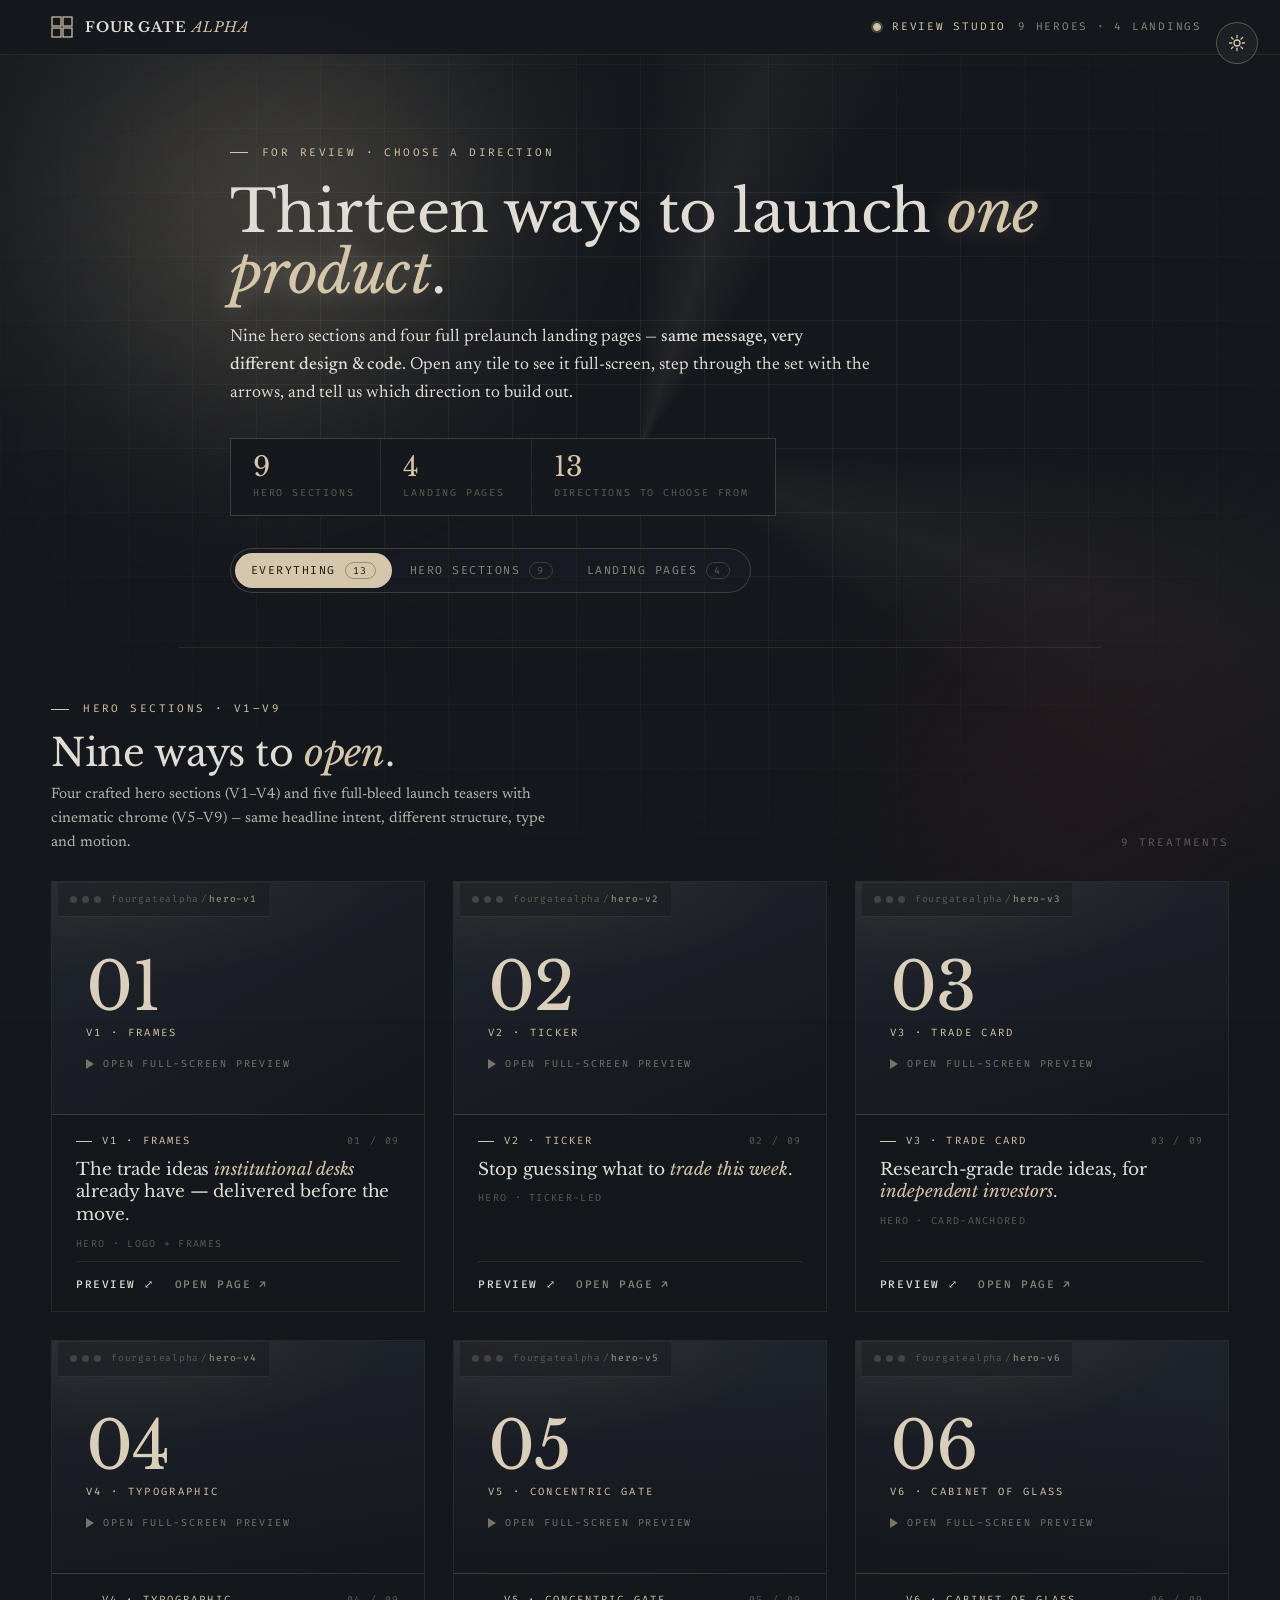
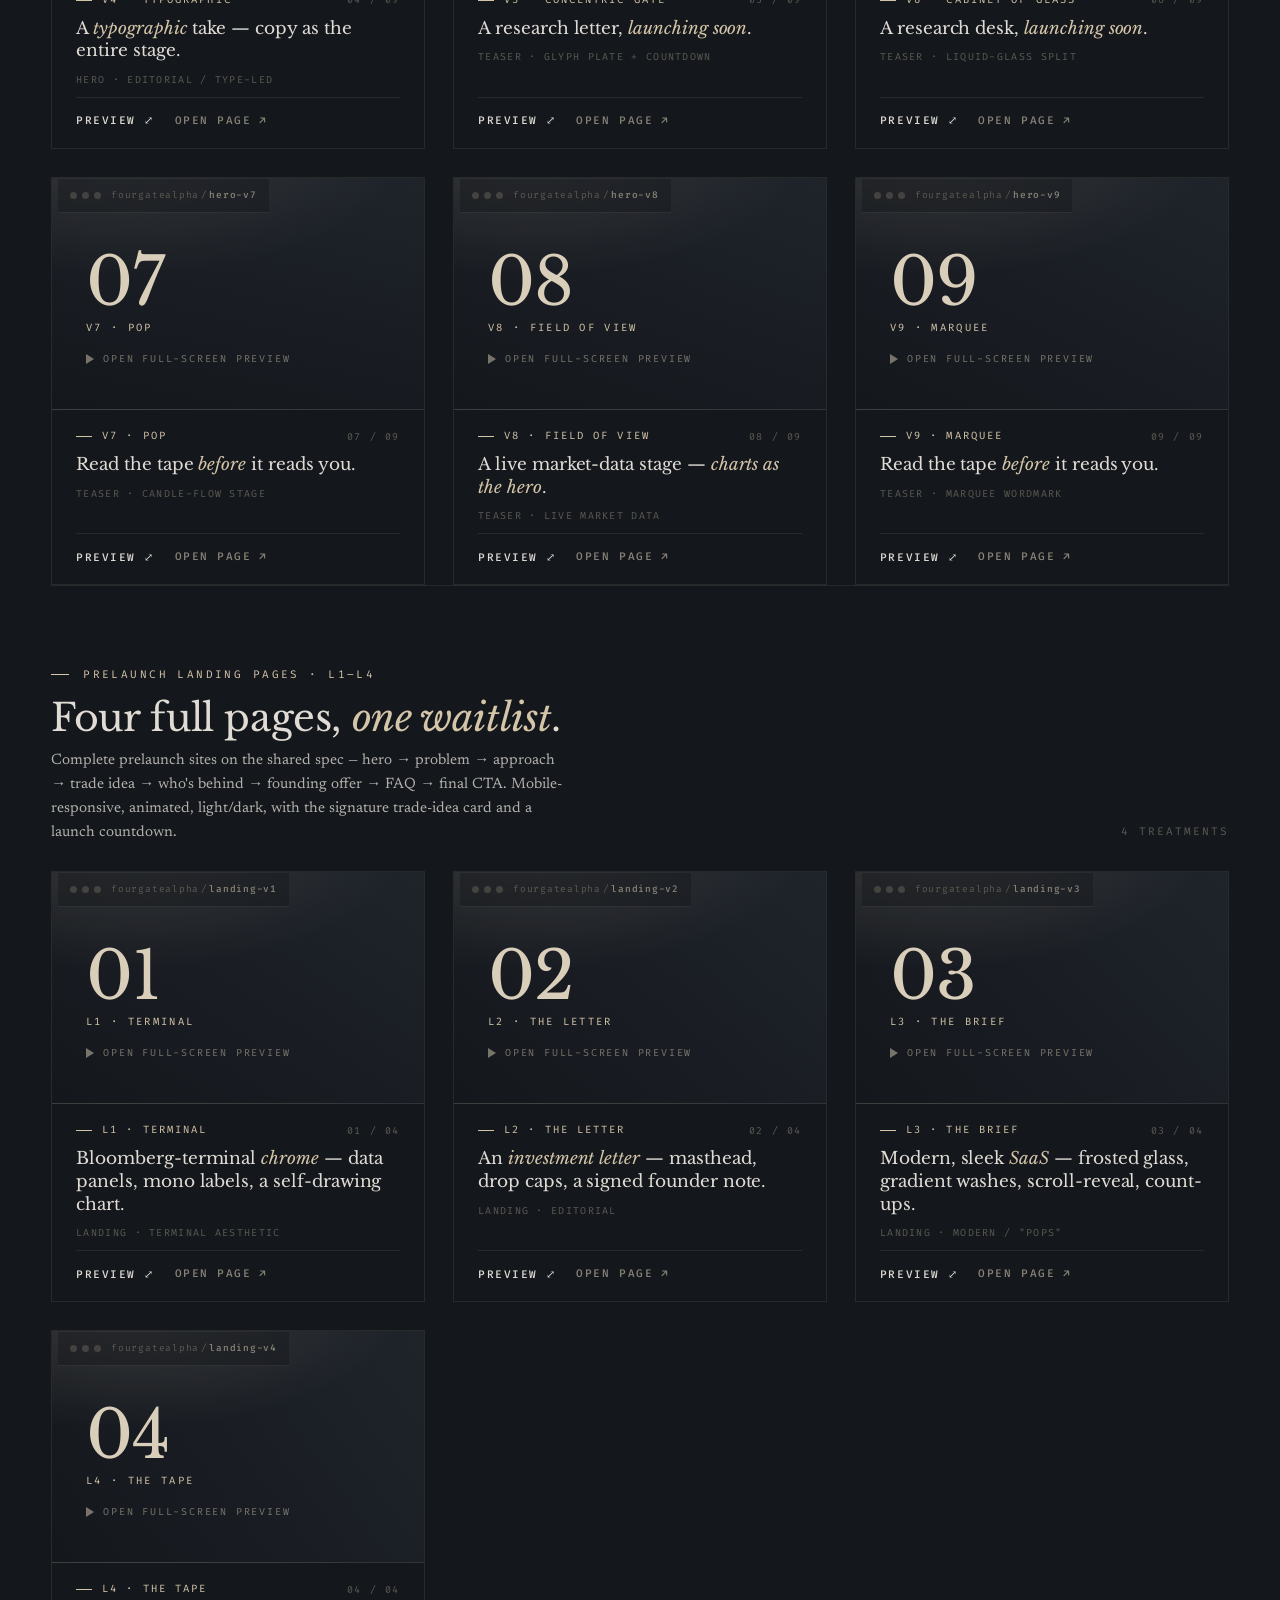
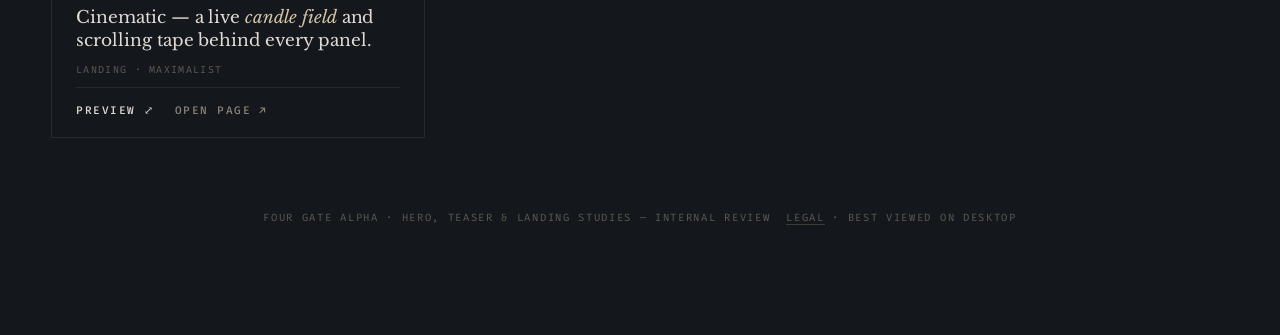
<file: index.html>
<!doctype html>
<html lang="en">
  <head>
    <meta charset="utf-8" />
    <meta name="viewport" content="width=device-width, initial-scale=1" />
    <title>Pick a direction — Four Gate Alpha</title>
    <meta
      name="description"
      content="Four Gate Alpha — review studio. Nine hero / launch-teaser treatments and four full prelaunch landing pages. Open each, step through them, choose a direction."
    />

    <link rel="preconnect" href="https://fonts.googleapis.com" />
    <link rel="preconnect" href="https://fonts.gstatic.com" crossorigin />
    <link
      href="https://fonts.googleapis.com/css2?family=Libre+Baskerville:ital,wght@0,400;0,700;1,400&family=Newsreader:ital,wght@0,400;0,500;1,400&family=Fira+Code:wght@400;500&display=swap"
      rel="stylesheet"
    />

    <link rel="stylesheet" href="_shared.css" />
    <script>
      try {
        document.documentElement.dataset.theme =
          localStorage.getItem("fga-theme") === "light" ? "light" : "dark";
      } catch (e) {
        document.documentElement.dataset.theme = "dark";
      }
    </script>

    <style>
      /* ===================================================================
         REVIEW STUDIO — index of every hero / teaser / landing treatment.
         Perf note: the grid tiles are lightweight CSS "posters" (no iframes).
         Exactly ONE live iframe ever exists at a time — the one in the
         full-screen viewer that opens on click. That keeps the page smooth.
         Built on _shared.css tokens.
         =================================================================== */
      .studio {
        padding: 0 0 clamp(72px, 12vh, 130px);
      }
      .topbar-inner .meta .label {
        color: var(--accent);
      }

      /* ---- hero / intro ---------------------------------------------- */
      .studio-hero {
        max-width: var(--container);
        margin: 0 auto;
        padding: clamp(56px, 9vh, 92px) var(--gutter) clamp(40px, 6vh, 56px);
        border-bottom: 1px solid var(--hairline);
        position: relative;
        z-index: 1;
      }
      .studio-hero h1 {
        font-family: var(--display);
        font-weight: 400;
        font-size: clamp(34px, 5.4vw, 58px);
        line-height: 1.06;
        letter-spacing: -0.01em;
        margin: 18px 0 18px;
        max-width: 20ch;
      }
      .studio-hero h1 em {
        font-style: italic;
        color: var(--accent);
      }
      .studio-hero .lede {
        max-width: 64ch;
        font-size: 17.5px;
        line-height: 1.62;
        color: var(--text);
        opacity: 0.8;
        margin: 0;
      }
      .studio-hero .lede strong {
        color: var(--text);
        opacity: 1;
        font-weight: 500;
      }

      .stat-strip {
        display: flex;
        flex-wrap: wrap;
        gap: 1px;
        margin-top: 30px;
        background: var(--hairline);
        border: 1px solid var(--hairline);
        width: max-content;
        max-width: 100%;
      }
      .stat {
        background: var(--ink);
        padding: 14px 26px 14px 22px;
        display: flex;
        flex-direction: column;
        gap: 5px;
        min-width: 132px;
      }
      .stat .n {
        font-family: var(--display);
        font-size: 27px;
        line-height: 1;
        color: var(--accent);
      }
      .stat .k {
        font-family: var(--mono);
        font-size: 10px;
        letter-spacing: 0.18em;
        text-transform: uppercase;
        color: var(--text-faint);
      }

      /* ---- segmented filter ------------------------------------------ */
      .seg {
        display: inline-flex;
        flex-wrap: wrap;
        margin-top: 32px;
        padding: 4px;
        gap: 2px;
        border: 1px solid var(--hairline-strong);
        background: color-mix(in srgb, var(--ink-2) 60%, transparent);
        border-radius: 999px;
      }
      .seg-btn {
        font-family: var(--mono);
        font-size: 11.5px;
        letter-spacing: 0.13em;
        text-transform: uppercase;
        color: var(--text-dim);
        background: transparent;
        border: 0;
        cursor: pointer;
        padding: 9px 16px;
        border-radius: 999px;
        display: inline-flex;
        align-items: center;
        gap: 9px;
        transition:
          color 0.18s ease,
          background 0.2s ease;
      }
      .seg-btn .c {
        font-family: var(--mono);
        font-size: 10px;
        color: var(--text-faint);
        border: 1px solid var(--hairline-strong);
        border-radius: 999px;
        padding: 1px 7px;
        transition:
          color 0.18s ease,
          border-color 0.18s ease;
      }
      .seg-btn:hover {
        color: var(--text);
      }
      .seg-btn.is-active {
        color: var(--burnt-umber);
        background: var(--accent);
      }
      .seg-btn.is-active .c {
        color: var(--burnt-umber);
        border-color: color-mix(in srgb, var(--burnt-umber) 32%, transparent);
      }

      /* ---- tracks ----------------------------------------------------- */
      .track {
        max-width: var(--container);
        margin: 0 auto;
        padding: 0 var(--gutter);
        position: relative;
        z-index: 1;
      }
      .track[hidden] {
        display: none;
      }
      .track-head {
        padding: clamp(48px, 8vh, 76px) 0 26px;
        border-top: 1px solid var(--hairline);
        display: flex;
        align-items: flex-end;
        justify-content: space-between;
        gap: 24px;
        flex-wrap: wrap;
      }
      #track-hero .track-head {
        border-top: 0;
        padding-top: clamp(36px, 5vh, 52px);
      }
      .track-head h2 {
        font-family: var(--display);
        font-weight: 400;
        font-size: clamp(24px, 3.4vw, 38px);
        line-height: 1.12;
        letter-spacing: -0.01em;
        margin: 12px 0 0;
        color: var(--text);
      }
      .track-head h2 em {
        font-style: italic;
        color: var(--accent);
      }
      .track-head p {
        max-width: 58ch;
        font-size: 15px;
        line-height: 1.6;
        opacity: 0.78;
        margin: 9px 0 0;
      }
      .track-head .ct {
        font-family: var(--mono);
        font-size: 11px;
        letter-spacing: 0.18em;
        text-transform: uppercase;
        color: var(--text-faint);
        white-space: nowrap;
        padding-bottom: 4px;
      }

      /* ---- gallery + poster tiles ------------------------------------ */
      .gallery {
        display: grid;
        grid-template-columns: repeat(auto-fill, minmax(330px, 1fr));
        gap: clamp(18px, 2.2vw, 28px);
      }
      @media (max-width: 720px) {
        .gallery {
          grid-template-columns: 1fr;
        }
      }

      .preview {
        display: flex;
        flex-direction: column;
        background: var(--ink);
        border: 1px solid var(--hairline);
        position: relative;
        transition:
          transform 0.3s cubic-bezier(0.2, 0.7, 0.2, 1),
          border-color 0.25s ease,
          box-shadow 0.3s ease;
        animation: tileIn 0.5s ease backwards;
      }
      .preview:hover {
        transform: translateY(-4px);
        border-color: color-mix(in srgb, var(--accent) 32%, transparent);
        box-shadow:
          0 22px 48px rgba(0, 0, 0, 0.32),
          0 0 36px color-mix(in srgb, var(--accent) 9%, transparent);
        z-index: 2;
      }
      @keyframes tileIn {
        from {
          opacity: 0;
          transform: translateY(16px);
        }
      }
      .gallery .preview:nth-child(1) {
        animation-delay: 0.02s;
      }
      .gallery .preview:nth-child(2) {
        animation-delay: 0.06s;
      }
      .gallery .preview:nth-child(3) {
        animation-delay: 0.1s;
      }
      .gallery .preview:nth-child(4) {
        animation-delay: 0.14s;
      }
      .gallery .preview:nth-child(5) {
        animation-delay: 0.18s;
      }
      .gallery .preview:nth-child(6) {
        animation-delay: 0.22s;
      }
      .gallery .preview:nth-child(7) {
        animation-delay: 0.26s;
      }
      .gallery .preview:nth-child(8) {
        animation-delay: 0.3s;
      }
      .gallery .preview:nth-child(9) {
        animation-delay: 0.34s;
      }

      /* the clickable "page poster" — pure CSS, no iframe */
      .vp {
        position: relative;
        aspect-ratio: 16 / 10;
        overflow: hidden;
        cursor: pointer;
        border-bottom: 1px solid var(--hairline);
        background:
          radial-gradient(
            130% 90% at 18% -10%,
            color-mix(
              in srgb,
              var(--accent) calc(8% + var(--i, 0) * 0.7%),
              transparent
            ),
            transparent 58%
          ),
          linear-gradient(
            calc(150deg + var(--i, 0) * 7deg),
            var(--ink-3),
            var(--ink)
          );
        display: flex;
        flex-direction: column;
        text-align: left;
        width: 100%;
        font: inherit;
        color: inherit;
        appearance: none;
        border-left: 0;
        border-right: 0;
        border-top: 0;
      }
      .vp::after {
        content: "";
        position: absolute;
        inset: 0;
        pointer-events: none;
        background: color-mix(in srgb, var(--accent) 9%, transparent);
        opacity: 0;
        transition: opacity 0.22s ease;
      }
      .vp:hover::after {
        opacity: 1;
      }
      .vp:focus-visible {
        outline: 2px solid var(--accent);
        outline-offset: -2px;
      }
      .vp-chrome {
        flex: 0 0 auto;
        display: flex;
        align-items: center;
        gap: 10px;
        padding: 9px 12px;
        border-bottom: 1px solid var(--hairline);
        font-family: var(--mono);
        font-size: 9.5px;
        letter-spacing: 0.08em;
        color: var(--text-faint);
        background: color-mix(in srgb, var(--ink) 45%, transparent);
      }
      .vp-dots {
        display: inline-flex;
        gap: 5px;
        flex: 0 0 auto;
      }
      .vp-dots i {
        width: 7px;
        height: 7px;
        border-radius: 50%;
        background: var(--hairline-strong);
        display: inline-block;
      }
      .vp-url {
        overflow: hidden;
        text-overflow: ellipsis;
        white-space: nowrap;
      }
      .vp-url b {
        color: var(--text-dim);
        font-weight: 500;
      }
      .vp-body {
        flex: 1;
        display: flex;
        flex-direction: column;
        justify-content: center;
        gap: 10px;
        padding: 16px clamp(18px, 3vw, 28px);
        min-height: 0;
      }
      .vp-num {
        font-family: var(--display);
        font-weight: 400;
        font-size: clamp(40px, 8vw, 66px);
        line-height: 0.85;
        color: color-mix(in srgb, var(--accent) 62%, var(--text));
        letter-spacing: -0.02em;
      }
      .vp-kicker {
        font-family: var(--mono);
        font-size: 10.5px;
        letter-spacing: 0.22em;
        text-transform: uppercase;
        color: var(--accent);
      }
      .vp-cue {
        margin-top: 4px;
        font-family: var(--mono);
        font-size: 10px;
        letter-spacing: 0.18em;
        text-transform: uppercase;
        color: var(--text-dim);
        display: inline-flex;
        align-items: center;
        gap: 9px;
        opacity: 0.85;
        transition:
          color 0.2s ease,
          opacity 0.2s ease;
      }
      .vp-cue::before {
        content: "";
        width: 0;
        height: 0;
        border-left: 8px solid currentColor;
        border-top: 5px solid transparent;
        border-bottom: 5px solid transparent;
      }
      .vp:hover .vp-cue {
        color: var(--accent);
        opacity: 1;
      }

      .preview-info {
        padding: 18px clamp(18px, 2vw, 24px) 18px;
        display: flex;
        flex-direction: column;
        gap: 9px;
        flex: 1;
      }
      .preview-info-top {
        display: flex;
        align-items: center;
        justify-content: space-between;
        gap: 12px;
      }
      .preview-tag {
        font-family: var(--mono);
        font-size: 10.5px;
        letter-spacing: 0.2em;
        text-transform: uppercase;
        color: var(--accent);
        display: inline-flex;
        align-items: center;
        gap: 10px;
      }
      .preview-tag .pip {
        width: 16px;
        height: 1px;
        background: var(--accent);
        display: inline-block;
        transition: width 0.3s cubic-bezier(0.2, 0.7, 0.2, 1);
      }
      .preview:hover .preview-tag .pip {
        width: 28px;
      }
      .preview-num {
        font-family: var(--mono);
        font-size: 10px;
        letter-spacing: 0.16em;
        color: var(--text-faint);
      }
      .preview-title {
        font-family: var(--display);
        font-weight: 400;
        font-size: 17px;
        line-height: 1.34;
        letter-spacing: -0.003em;
        margin: 0;
        color: var(--text);
      }
      .preview-title em {
        font-style: italic;
        color: var(--accent);
      }
      .preview-desc {
        font-family: var(--mono);
        font-size: 10px;
        letter-spacing: 0.13em;
        text-transform: uppercase;
        color: var(--text-faint);
        margin: 0;
      }
      .preview-links {
        margin-top: auto;
        padding-top: 14px;
        border-top: 1px solid var(--hairline);
        display: flex;
        align-items: center;
        gap: 20px;
      }
      .plink {
        font-family: var(--mono);
        font-size: 11px;
        font-weight: 500;
        letter-spacing: 0.14em;
        text-transform: uppercase;
        color: var(--text);
        display: inline-flex;
        align-items: center;
        gap: 8px;
        transition: color 0.18s ease;
        background: transparent;
        border: 0;
        padding: 0;
        cursor: pointer;
      }
      .plink .arrow {
        display: inline-block;
        transition: transform 0.2s ease;
      }
      .plink:hover {
        color: var(--accent);
      }
      .plink:hover .arrow {
        transform: translate(2px, -2px);
      }
      .plink.ghost {
        color: var(--text-dim);
      }
      .plink.ghost:hover {
        color: var(--accent);
      }
      .plink.ghost:hover .arrow {
        transform: scale(1.12);
      }

      /* ---- footer ----------------------------------------------------- */
      .studio-foot {
        max-width: var(--container);
        margin: 0 auto;
        padding: clamp(48px, 8vh, 72px) var(--gutter) 0;
        display: flex;
        justify-content: space-between;
        gap: 16px;
        flex-wrap: wrap;
        font-family: var(--mono);
        font-size: 10.5px;
        letter-spacing: 0.16em;
        text-transform: uppercase;
        color: var(--text-faint);
        position: relative;
        z-index: 1;
      }
      .studio-foot a {
        border-bottom: 1px solid var(--hairline-strong);
      }
      .studio-foot a:hover {
        color: var(--text);
      }

      /* ---- full-screen viewer (the only live iframe) ----------------- */
      .lb {
        position: fixed;
        inset: 0;
        z-index: 500;
        display: flex;
        flex-direction: column;
        background: color-mix(in srgb, var(--ink) 95%, transparent);
        opacity: 0;
        visibility: hidden;
        transition:
          opacity 0.22s ease,
          visibility 0.22s;
      }
      .lb.is-open {
        opacity: 1;
        visibility: visible;
      }
      .lb-bar {
        flex: 0 0 auto;
        display: flex;
        align-items: center;
        gap: 16px;
        padding: 13px clamp(14px, 3vw, 26px);
        border-bottom: 1px solid var(--hairline);
        background: var(--ink);
      }
      .lb-tag {
        font-family: var(--mono);
        font-size: 11px;
        letter-spacing: 0.2em;
        text-transform: uppercase;
        color: var(--accent);
        display: inline-flex;
        align-items: center;
        gap: 10px;
        white-space: nowrap;
      }
      .lb-tag .pip {
        width: 18px;
        height: 1px;
        background: var(--accent);
        display: inline-block;
      }
      .lb-count {
        font-family: var(--mono);
        font-size: 11px;
        letter-spacing: 0.16em;
        color: var(--text-faint);
        white-space: nowrap;
      }
      .lb-hint {
        font-family: var(--mono);
        font-size: 10px;
        letter-spacing: 0.16em;
        text-transform: uppercase;
        color: var(--text-faint);
        white-space: nowrap;
      }
      .lb-hint .k {
        color: var(--text-dim);
      }
      .lb-spacer {
        flex: 1;
      }
      .lb-open {
        font-family: var(--mono);
        font-size: 11px;
        font-weight: 500;
        letter-spacing: 0.14em;
        text-transform: uppercase;
        color: var(--text);
        border: 1px solid var(--hairline-strong);
        padding: 8px 15px;
        border-radius: 999px;
        display: inline-flex;
        align-items: center;
        gap: 8px;
        white-space: nowrap;
        transition:
          color 0.18s ease,
          background 0.18s ease,
          border-color 0.18s ease;
      }
      .lb-open:hover {
        color: var(--burnt-umber);
        background: var(--accent);
        border-color: var(--accent);
      }
      .lb-close {
        flex: 0 0 auto;
        width: 38px;
        height: 38px;
        border-radius: 999px;
        border: 1px solid var(--hairline-strong);
        background: transparent;
        color: var(--text);
        cursor: pointer;
        font-size: 17px;
        line-height: 1;
        display: inline-flex;
        align-items: center;
        justify-content: center;
        transition:
          color 0.18s ease,
          background 0.18s ease,
          border-color 0.18s ease;
      }
      .lb-close:hover {
        background: var(--ink-3);
        border-color: var(--accent);
        color: var(--accent);
      }
      .lb-body {
        flex: 1;
        display: flex;
        align-items: center;
        gap: clamp(8px, 1.6vw, 18px);
        padding: clamp(12px, 2.4vw, 26px);
        min-height: 0;
      }
      .lb-nav {
        flex: 0 0 auto;
        width: clamp(42px, 5vw, 54px);
        height: clamp(42px, 5vw, 54px);
        border-radius: 999px;
        border: 1px solid var(--hairline-strong);
        background: color-mix(in srgb, var(--ink-2) 70%, transparent);
        color: var(--text);
        cursor: pointer;
        font-size: 20px;
        line-height: 1;
        display: inline-flex;
        align-items: center;
        justify-content: center;
        transition:
          color 0.18s ease,
          background 0.18s ease,
          border-color 0.18s ease,
          transform 0.18s ease;
      }
      .lb-nav:hover {
        background: var(--accent);
        color: var(--burnt-umber);
        border-color: var(--accent);
        transform: scale(1.06);
      }
      .lb-stage {
        flex: 1;
        height: 100%;
        min-width: 0;
        display: flex;
        align-items: center;
        justify-content: center;
      }
      .lb-frame-wrap {
        width: 100%;
        height: 100%;
        max-width: 1320px;
        border: 1px solid var(--hairline-strong);
        background: var(--ink);
        overflow: hidden;
        position: relative;
      }
      .lb-frame {
        width: 100%;
        height: 100%;
        border: 0;
        display: block;
        background: var(--ink);
      }
      .lb-loading {
        position: absolute;
        inset: 0;
        display: flex;
        align-items: center;
        justify-content: center;
        font-family: var(--mono);
        font-size: 11px;
        letter-spacing: 0.18em;
        text-transform: uppercase;
        color: var(--text-faint);
        pointer-events: none;
      }
      body.lb-open {
        overflow: hidden;
      }
      @media (max-width: 720px) {
        .lb-hint {
          display: none;
        }
        .lb-open .long {
          display: none;
        }
        .lb-body {
          padding: 8px;
          gap: 6px;
        }
        .lb-nav {
          position: fixed;
          bottom: 14px;
          z-index: 6;
        }
        .lb-nav.lb-prev {
          left: 14px;
        }
        .lb-nav.lb-next {
          right: 14px;
        }
      }
    </style>
  </head>
  <body>
    <div class="hero-page studio">
      <div class="fx-layer" aria-hidden="true">
        <div class="fx-aurora"></div>
        <div class="fx-rays"></div>
        <div class="fx-grid"></div>
        <div class="fx-scan"></div>
        <div class="fx-vignette"></div>
      </div>

      <header class="topbar">
        <div class="topbar-inner">
          <div class="brand-mark">
            <span class="glyph" aria-hidden="true">
              <svg width="22" height="22" viewBox="0 0 22 22" fill="none">
                <rect
                  x="1"
                  y="1"
                  width="9"
                  height="9"
                  stroke="currentColor"
                  stroke-width="1.2"
                />
                <rect
                  x="12"
                  y="1"
                  width="9"
                  height="9"
                  stroke="currentColor"
                  stroke-width="1.2"
                />
                <rect
                  x="1"
                  y="12"
                  width="9"
                  height="9"
                  stroke="currentColor"
                  stroke-width="1.2"
                />
                <rect
                  x="12"
                  y="12"
                  width="9"
                  height="9"
                  stroke="currentColor"
                  stroke-width="1.2"
                />
              </svg>
            </span>
            <span class="name">Four Gate <em>Alpha</em></span>
          </div>
          <div class="meta">
            <span class="dot" aria-hidden="true"></span>
            <span class="label">Review studio</span>
            <span class="hide-mobile">9 heroes · 4 landings</span>
          </div>
        </div>
      </header>

      <section class="studio-hero">
        <span class="eyebrow reveal d1"
          ><span class="pip"></span>For review · choose a direction</span
        >
        <h1 class="reveal d2">
          Thirteen ways to launch <em class="glow">one product</em>.
        </h1>
        <p class="lede reveal d3">
          Nine hero sections and four full prelaunch landing pages —
          <strong>same message, very different design &amp; code</strong>. Open
          any tile to see it full-screen, step through the set with the arrows,
          and tell us which direction to build out.
        </p>

        <div class="stat-strip reveal d4">
          <div class="stat">
            <span class="n">9</span><span class="k">Hero sections</span>
          </div>
          <div class="stat">
            <span class="n">4</span><span class="k">Landing pages</span>
          </div>
          <div class="stat">
            <span class="n">13</span
            ><span class="k">Directions to choose from</span>
          </div>
        </div>

        <div class="seg reveal d5" role="group" aria-label="Filter treatments">
          <button
            type="button"
            class="seg-btn is-active"
            data-filter="all"
            aria-pressed="true"
          >
            Everything <span class="c">13</span>
          </button>
          <button
            type="button"
            class="seg-btn"
            data-filter="hero"
            aria-pressed="false"
          >
            Hero sections <span class="c">9</span>
          </button>
          <button
            type="button"
            class="seg-btn"
            data-filter="landing"
            aria-pressed="false"
          >
            Landing pages <span class="c">4</span>
          </button>
        </div>
      </section>

      <main>
        <section class="track" id="track-hero" data-track="hero">
          <div class="track-head">
            <div>
              <span class="eyebrow"
                ><span class="pip"></span>Hero sections · V1–V9</span
              >
              <h2>Nine ways to <em>open</em>.</h2>
              <p>
                Four crafted hero sections (V1–V4) and five full-bleed launch
                teasers with cinematic chrome (V5–V9) — same headline intent,
                different structure, type and motion.
              </p>
            </div>
            <span class="ct">9 treatments</span>
          </div>
          <div
            class="gallery"
            id="gallery-hero"
            aria-label="Hero &amp; teaser treatments"
          ></div>
        </section>

        <section class="track" id="track-landing" data-track="landing">
          <div class="track-head">
            <div>
              <span class="eyebrow"
                ><span class="pip"></span>Prelaunch landing pages · L1–L4</span
              >
              <h2>Four full pages, <em>one waitlist</em>.</h2>
              <p>
                Complete prelaunch sites on the shared spec — hero → problem →
                approach → trade idea → who's behind → founding offer → FAQ →
                final CTA. Mobile-responsive, animated, light/dark, with the
                signature trade-idea card and a launch countdown.
              </p>
            </div>
            <span class="ct">4 treatments</span>
          </div>
          <div
            class="gallery"
            id="gallery-landing"
            aria-label="Prelaunch landing pages"
          ></div>
        </section>
      </main>

      <footer class="studio-foot">
        <span
          >Four Gate Alpha · hero, teaser &amp; landing studies — internal
          review</span
        >
        <span><a href="legal.html">Legal</a> · best viewed on desktop</span>
      </footer>
    </div>

    <!-- Full-screen viewer (the only live page render on this screen) -->
    <div
      class="lb"
      id="lb"
      role="dialog"
      aria-modal="true"
      aria-label="Treatment preview"
      aria-hidden="true"
    >
      <div class="lb-bar">
        <span class="lb-tag" id="lbTag"
          ><span class="pip"></span><span class="txt"></span
        ></span>
        <span class="lb-count" id="lbCount"></span>
        <span class="lb-hint"
          ><span class="k">←&nbsp;→</span> step ·
          <span class="k">esc</span> close</span
        >
        <span class="lb-spacer"></span>
        <a class="lb-open" id="lbOpen" href="#" target="_blank" rel="noopener">
          Open<span class="long">&nbsp;full page</span>
          <span aria-hidden="true">↗</span>
        </a>
        <button
          class="lb-close"
          id="lbClose"
          type="button"
          aria-label="Close preview"
        >
          ✕
        </button>
      </div>
      <div class="lb-body">
        <button
          class="lb-nav lb-prev"
          id="lbPrev"
          type="button"
          aria-label="Previous treatment"
        >
          ‹
        </button>
        <div class="lb-stage">
          <div class="lb-frame-wrap">
            <div class="lb-loading" id="lbLoading">Loading preview…</div>
            <iframe
              class="lb-frame"
              id="lbFrame"
              title="Treatment preview"
              src="about:blank"
            ></iframe>
          </div>
        </div>
        <button
          class="lb-nav lb-next"
          id="lbNext"
          type="button"
          aria-label="Next treatment"
        >
          ›
        </button>
      </div>
    </div>

    <script src="shared/theme-toggle.js" defer></script>
    <script>
      (function () {
        // [file, tag, num, descriptor, title-html]
        var HEROES = [
          [
            "hero-v1.html",
            "V1 · Frames",
            "01",
            "Hero · logo + frames",
            "The trade ideas <em>institutional desks</em> already have — delivered before the move.",
          ],
          [
            "hero-v2.html",
            "V2 · Ticker",
            "02",
            "Hero · ticker-led",
            "Stop guessing what to <em>trade this week</em>.",
          ],
          [
            "hero-v3.html",
            "V3 · Trade Card",
            "03",
            "Hero · card-anchored",
            "Research-grade trade ideas, for <em>independent investors</em>.",
          ],
          [
            "hero-v4.html",
            "V4 · Typographic",
            "04",
            "Hero · editorial / type-led",
            "A <em>typographic</em> take — copy as the entire stage.",
          ],
          [
            "hero-v5.html",
            "V5 · Concentric Gate",
            "05",
            "Teaser · glyph plate + countdown",
            "A research letter, <em>launching soon</em>.",
          ],
          [
            "hero-v6.html",
            "V6 · Cabinet of Glass",
            "06",
            "Teaser · liquid-glass split",
            "A research desk, <em>launching soon</em>.",
          ],
          [
            "hero-v7.html",
            "V7 · Pop",
            "07",
            "Teaser · candle-flow stage",
            "Read the tape <em>before</em> it reads you.",
          ],
          [
            "hero-v8.html",
            "V8 · Field of View",
            "08",
            "Teaser · live market data",
            "A live market-data stage — <em>charts as the hero</em>.",
          ],
          [
            "hero-v9.html",
            "V9 · Marquee",
            "09",
            "Teaser · marquee wordmark",
            "Read the tape <em>before</em> it reads you.",
          ],
        ];
        var LANDINGS = [
          [
            "landing-v1.html",
            "L1 · Terminal",
            "01",
            "Landing · terminal aesthetic",
            "Bloomberg-terminal <em>chrome</em> — data panels, mono labels, a self-drawing chart.",
          ],
          [
            "landing-v2.html",
            "L2 · The Letter",
            "02",
            "Landing · editorial",
            "An <em>investment letter</em> — masthead, drop caps, a signed founder note.",
          ],
          [
            "landing-v3.html",
            "L3 · The Brief",
            "03",
            'Landing · modern / "pops"',
            "Modern, sleek <em>SaaS</em> — frosted glass, gradient washes, scroll-reveal, count-ups.",
          ],
          [
            "landing-v4.html",
            "L4 · The Tape",
            "04",
            "Landing · maximalist",
            "Cinematic — a live <em>candle field</em> and scrolling tape behind every panel.",
          ],
        ];
        var COUNTS = { hero: HEROES.length, landing: LANDINGS.length };

        function esc(s) {
          return String(s)
            .replace(/&/g, "&amp;")
            .replace(/</g, "&lt;")
            .replace(/>/g, "&gt;")
            .replace(/"/g, "&quot;");
        }
        function fileStem(f) {
          return f.replace(/\.html?$/i, "");
        }

        function buildTile(item, kind, i, total) {
          var file = item[0],
            tag = item[1],
            num = item[2],
            desc = item[3],
            title = item[4];
          var globalI = kind === "landing" ? HEROES.length + i : i;
          var a = document.createElement("article");
          a.className = "preview";
          a.dataset.file = file;
          a.dataset.tag = tag;
          a.dataset.kind = kind;
          a.style.setProperty("--i", String(globalI));
          a.innerHTML =
            '<button type="button" class="vp" style="--i:' +
            globalI +
            '" aria-label="Open ' +
            esc(tag) +
            ' preview">' +
            '<span class="vp-chrome">' +
            '<span class="vp-dots" aria-hidden="true"><i></i><i></i><i></i></span>' +
            '<span class="vp-url">fourgatealpha&hairsp;<span aria-hidden="true">/</span>&hairsp;<b>' +
            esc(fileStem(file)) +
            "</b></span>" +
            "</span>" +
            '<span class="vp-body">' +
            '<span class="vp-num">' +
            esc(num) +
            "</span>" +
            '<span class="vp-kicker">' +
            esc(tag) +
            "</span>" +
            '<span class="vp-cue">Open full-screen preview</span>' +
            "</span>" +
            "</button>" +
            '<div class="preview-info">' +
            '<div class="preview-info-top">' +
            '<span class="preview-tag"><span class="pip"></span>' +
            esc(tag) +
            "</span>" +
            '<span class="preview-num">' +
            esc(num) +
            " / " +
            (total < 10 ? "0" : "") +
            total +
            "</span>" +
            "</div>" +
            '<p class="preview-title">' +
            title +
            "</p>" +
            '<p class="preview-desc">' +
            esc(desc) +
            "</p>" +
            '<div class="preview-links">' +
            '<button type="button" class="plink preview-open">Preview <span class="arrow" aria-hidden="true">⤢</span></button>' +
            '<a class="plink ghost" href="' +
            esc(file) +
            '" target="_blank" rel="noopener">Open page <span class="arrow" aria-hidden="true">↗</span></a>' +
            "</div>" +
            "</div>";
          return a;
        }

        var galHero = document.getElementById("gallery-hero");
        var galLanding = document.getElementById("gallery-landing");
        HEROES.forEach(function (it, i) {
          galHero.appendChild(buildTile(it, "hero", i, HEROES.length));
        });
        LANDINGS.forEach(function (it, i) {
          galLanding.appendChild(buildTile(it, "landing", i, LANDINGS.length));
        });

        var cards = Array.prototype.slice.call(
          document.querySelectorAll(".preview"),
        );

        // --- segmented filter --------------------------------------------
        var tracks = Array.prototype.slice.call(
          document.querySelectorAll(".track"),
        );
        var segBtns = Array.prototype.slice.call(
          document.querySelectorAll(".seg-btn"),
        );
        function applyFilter(f) {
          tracks.forEach(function (t) {
            t.hidden = !(f === "all" || t.dataset.track === f);
          });
          segBtns.forEach(function (b) {
            var on = b.dataset.filter === f;
            b.classList.toggle("is-active", on);
            b.setAttribute("aria-pressed", on ? "true" : "false");
          });
        }
        segBtns.forEach(function (b) {
          b.addEventListener("click", function () {
            applyFilter(b.dataset.filter);
          });
        });

        // --- full-screen viewer ------------------------------------------
        var lb = document.getElementById("lb");
        var lbFrame = document.getElementById("lbFrame");
        var lbTagTxt = document.querySelector("#lbTag .txt");
        var lbCount = document.getElementById("lbCount");
        var lbOpen = document.getElementById("lbOpen");
        var lbLoading = document.getElementById("lbLoading");
        var activeList = [];
        var cur = -1;
        var lastFocus = null;

        function visibleCards() {
          return cards.filter(function (c) {
            var t = c.closest(".track");
            return !t || !t.hidden;
          });
        }
        function show(list, i) {
          activeList = list;
          cur = i;
          var card = list[i];
          lbTagTxt.textContent = card.dataset.tag;
          lbCount.textContent = i + 1 + " / " + list.length;
          lbOpen.href = card.dataset.file;
          lbLoading.style.display = "flex";
          // swap via about:blank so previous page stops rendering immediately
          lbFrame.src = "about:blank";
          lbFrame.src = card.dataset.file;
        }
        function openFor(card) {
          lastFocus = document.activeElement;
          var list = visibleCards();
          var i = list.indexOf(card);
          if (i < 0) {
            list = cards.slice();
            i = cards.indexOf(card);
          }
          lb.classList.add("is-open");
          lb.setAttribute("aria-hidden", "false");
          document.body.classList.add("lb-open");
          show(list, i);
          document.getElementById("lbClose").focus();
        }
        function close() {
          lb.classList.remove("is-open");
          lb.setAttribute("aria-hidden", "true");
          document.body.classList.remove("lb-open");
          lbFrame.src = "about:blank";
          cur = -1;
          if (lastFocus && lastFocus.focus) lastFocus.focus();
        }
        function step(d) {
          if (cur < 0 || !activeList.length) return;
          show(activeList, (cur + d + activeList.length) % activeList.length);
        }
        lbFrame.addEventListener("load", function () {
          if (lbFrame.src.indexOf("about:blank") === -1)
            lbLoading.style.display = "none";
        });

        cards.forEach(function (c) {
          c.querySelector(".vp").addEventListener("click", function () {
            openFor(c);
          });
          var pbtn = c.querySelector(".preview-open");
          if (pbtn)
            pbtn.addEventListener("click", function () {
              openFor(c);
            });
        });
        document.getElementById("lbClose").addEventListener("click", close);
        document
          .getElementById("lbPrev")
          .addEventListener("click", function () {
            step(-1);
          });
        document
          .getElementById("lbNext")
          .addEventListener("click", function () {
            step(1);
          });
        lb.addEventListener("mousedown", function (e) {
          if (
            e.target === lb ||
            e.target.classList.contains("lb-body") ||
            e.target.classList.contains("lb-stage")
          )
            close();
        });
        document.addEventListener("keydown", function (e) {
          if (!lb.classList.contains("is-open")) return;
          if (e.key === "Escape") {
            e.preventDefault();
            close();
          } else if (e.key === "ArrowLeft") {
            e.preventDefault();
            step(-1);
          } else if (e.key === "ArrowRight") {
            e.preventDefault();
            step(1);
          }
        });
      })();
    </script>
  </body>
</html>
</file>
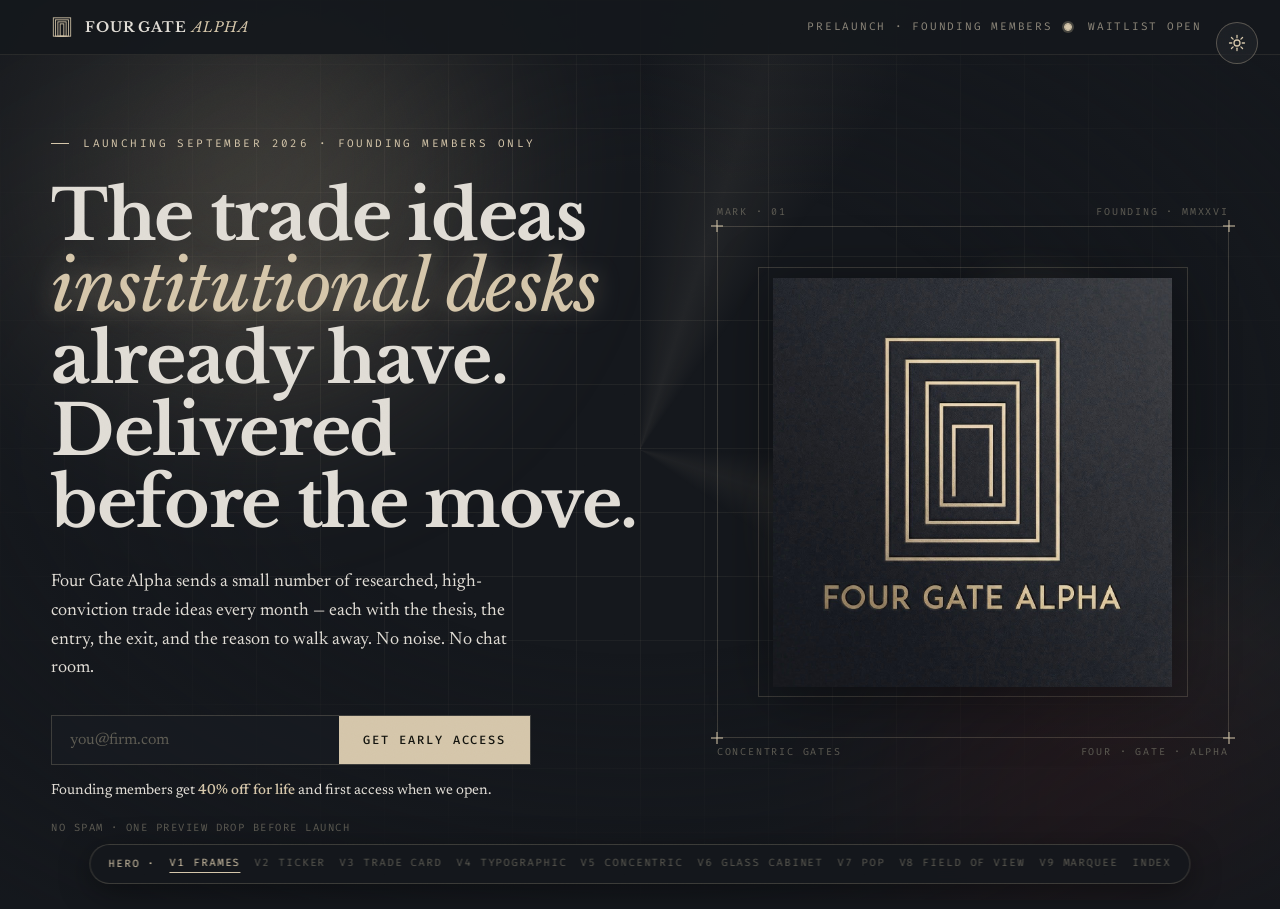
<file: hero-v1.html>
<!doctype html>
<html lang="en">
  <head>
    <meta charset="UTF-8" />
    <meta name="viewport" content="width=device-width, initial-scale=1.0" />
    <title>Hero V1 · Logo + Frames — Four Gate Alpha</title>
    <link rel="preconnect" href="https://fonts.googleapis.com" />
    <link rel="preconnect" href="https://fonts.gstatic.com" crossorigin />
    <link
      href="https://fonts.googleapis.com/css2?family=Libre+Baskerville:ital,wght@0,400;0,700;1,400&family=Newsreader:ital,opsz,wght@0,6..72,300;0,6..72,400;0,6..72,500;1,6..72,400&family=Fira+Code:wght@300;400;500&display=swap"
      rel="stylesheet"
    />
    <link rel="stylesheet" href="_shared.css" />
    <script>
      try {
        document.documentElement.dataset.theme =
          localStorage.getItem("fga-theme") === "light" ? "light" : "dark";
      } catch (e) {
        document.documentElement.dataset.theme = "dark";
      }
    </script>
    <style>
      .v1-hero {
        flex: 1;
        display: grid;
        place-items: center;
        padding: clamp(40px, 8vh, 100px) 0;
        position: relative;
        z-index: 1;
      }
      .v1-grid {
        max-width: var(--container);
        width: 100%;
        margin: 0 auto;
        padding: 0 var(--gutter);
        display: grid;
        grid-template-columns: 1.15fr 1fr;
        gap: clamp(40px, 6vw, 96px);
        align-items: center;
      }
      .v1-title {
        font-family: var(--display);
        font-weight: 700;
        font-size: clamp(40px, 5.4vw, 70px);
        line-height: 1.04;
        letter-spacing: -0.02em;
        margin: 26px 0 28px;
        max-width: 14ch;
        text-wrap: pretty;
      }
      .v1-title em {
        font-style: italic;
        font-weight: 400;
        color: var(--accent);
      }
      .v1-sub {
        font-size: 18px;
        line-height: 1.6;
        opacity: 0.86;
        max-width: 48ch;
        margin: 0 0 32px;
      }
      .v1-art {
        position: relative;
        aspect-ratio: 1 / 1;
        display: flex;
        align-items: center;
        justify-content: center;
      }
      .v1-art .frame {
        position: absolute;
        inset: 0;
        border: 1px solid var(--hairline-strong);
      }
      .v1-art .frame.f2 {
        inset: 8%;
      }
      .v1-art .frame.f3 {
        inset: 18%;
      }
      .v1-art .ch {
        position: absolute;
        width: 12px;
        height: 12px;
      }
      .v1-art .ch::before,
      .v1-art .ch::after {
        content: "";
        position: absolute;
        background: var(--accent);
      }
      .v1-art .ch::before {
        left: 50%;
        top: 0;
        bottom: 0;
        width: 1px;
        transform: translateX(-50%);
      }
      .v1-art .ch::after {
        top: 50%;
        left: 0;
        right: 0;
        height: 1px;
        transform: translateY(-50%);
      }
      .v1-art .ch.tl {
        top: -6px;
        left: -6px;
      }
      .v1-art .ch.tr {
        top: -6px;
        right: -6px;
      }
      .v1-art .ch.bl {
        bottom: -6px;
        left: -6px;
      }
      .v1-art .ch.br {
        bottom: -6px;
        right: -6px;
      }
      .v1-art .corner {
        position: absolute;
        font-family: var(--mono);
        font-size: 10px;
        letter-spacing: 0.18em;
        text-transform: uppercase;
        color: var(--text-faint);
      }
      .v1-art .corner.tl {
        top: -22px;
        left: 0;
      }
      .v1-art .corner.tr {
        top: -22px;
        right: 0;
      }
      .v1-art .corner.bl {
        bottom: -22px;
        left: 0;
      }
      .v1-art .corner.br {
        bottom: -22px;
        right: 0;
      }
      .v1-logo {
        width: 78%;
        filter: drop-shadow(0 8px 32px rgba(0, 0, 0, 0.4));
      }
      @media (max-width: 920px) {
        .v1-grid {
          grid-template-columns: 1fr;
          gap: 56px;
        }
        .v1-art {
          max-width: 380px;
          margin: 0 auto;
        }
      }

      /* ── Motion ─────────────────────────────────────────────── */
      .v1-art::before {
        content: "";
        position: absolute;
        inset: 10%;
        border-radius: 50%;
        background: conic-gradient(
          from 0deg,
          transparent 0deg,
          color-mix(in srgb, var(--accent) 24%, transparent) 28deg,
          transparent 70deg,
          transparent 200deg,
          color-mix(in srgb, var(--accent) 14%, transparent) 230deg,
          transparent 280deg,
          transparent 360deg
        );
        filter: blur(26px);
        mix-blend-mode: screen;
        animation: spinSlow 16s linear infinite;
      }
      :root[data-theme="light"] .v1-art::before {
        mix-blend-mode: multiply;
        opacity: 0.7;
      }
      .v1-art .frame {
        transform-origin: center;
        transition: box-shadow 0.4s ease;
      }
      .v1-art > .frame:first-of-type {
        animation: v1FramePulse 6s ease-in-out infinite;
      }
      .v1-art .frame.f2 {
        animation: v1SpinR 58s linear infinite;
      }
      .v1-art .frame.f3 {
        animation: v1Spin 46s linear infinite;
      }
      @keyframes v1Spin {
        to {
          transform: rotate(360deg);
        }
      }
      @keyframes v1SpinR {
        to {
          transform: rotate(-360deg);
        }
      }
      @keyframes v1FramePulse {
        0%,
        100% {
          box-shadow:
            inset 0 0 0 1px color-mix(in srgb, var(--accent) 0%, transparent),
            0 0 0 0 transparent;
        }
        50% {
          box-shadow:
            inset 0 0 24px color-mix(in srgb, var(--accent) 12%, transparent),
            0 0 50px color-mix(in srgb, var(--accent) 14%, transparent);
        }
      }
      .v1-art .ch {
        animation: chPulse 3s ease-in-out infinite;
      }
      .v1-art .ch.tr {
        animation-delay: 0.75s;
      }
      .v1-art .ch.bl {
        animation-delay: 1.5s;
      }
      .v1-art .ch.br {
        animation-delay: 2.25s;
      }
      @keyframes chPulse {
        0%,
        100% {
          opacity: 1;
        }
        50% {
          opacity: 0.28;
        }
      }
      .v1-logo {
        position: relative;
        z-index: 1;
        animation:
          floaty 6s ease-in-out infinite,
          v1LogoGlow 5.5s ease-in-out infinite;
      }
      @keyframes v1LogoGlow {
        0%,
        100% {
          filter: drop-shadow(0 8px 32px rgba(0, 0, 0, 0.4))
            drop-shadow(
              0 0 14px color-mix(in srgb, var(--accent) 12%, transparent)
            );
        }
        50% {
          filter: drop-shadow(0 16px 42px rgba(0, 0, 0, 0.46))
            drop-shadow(
              0 0 38px color-mix(in srgb, var(--accent) 34%, transparent)
            );
        }
      }
    </style>
  </head>
  <body>
    <div class="hero-page">
      <div class="fx-layer" aria-hidden="true">
        <div class="fx-aurora"></div>
        <div class="fx-rays"></div>
        <div class="fx-grid"></div>
        <div class="fx-scan"></div>
        <div class="fx-vignette"></div>
      </div>
      <header class="topbar">
        <div class="topbar-inner">
          <div class="brand-mark">
            <span class="glyph">
              <svg
                width="22"
                height="22"
                viewBox="0 0 24 24"
                fill="none"
                stroke="currentColor"
                stroke-width="0.9"
              >
                <rect x="2.5" y="2" width="19" height="20" />
                <rect x="5" y="4.2" width="14" height="17.8" />
                <rect x="7.5" y="6.4" width="9" height="15.6" />
                <rect x="10" y="8.6" width="4" height="13.4" />
              </svg>
            </span>
            <span class="name">Four Gate <em>Alpha</em></span>
          </div>
          <div class="meta">
            <span class="hide-mobile">Prelaunch · Founding Members</span>
            <span><span class="dot"></span>&nbsp;&nbsp;Waitlist Open</span>
          </div>
        </div>
      </header>

      <section class="v1-hero">
        <div class="v1-grid">
          <div>
            <span class="eyebrow reveal d1"
              ><span class="pip"></span>Launching September 2026 · Founding
              members only</span
            >
            <h1 class="v1-title reveal d2">
              The trade ideas <em class="glow">institutional desks</em> already
              have. Delivered before the move.
            </h1>
            <p class="v1-sub reveal d3">
              Four Gate Alpha sends a small number of researched,
              high-conviction trade ideas every month — each with the thesis,
              the entry, the exit, and the reason to walk away. No noise. No
              chat room.
            </p>
            <form class="form-row reveal d4" onsubmit="event.preventDefault()">
              <input
                type="email"
                placeholder="you@firm.com"
                aria-label="Email address"
              />
              <button type="submit" class="btn-primary">
                Get Early Access
              </button>
            </form>
            <p class="note reveal d5">
              Founding members get <strong>40% off for life</strong> and first
              access when we open.
            </p>
            <p class="fine reveal d6">
              No spam · One preview drop before launch
            </p>
          </div>

          <div class="v1-art reveal d3">
            <span class="corner tl">Mark · 01</span>
            <span class="corner tr">Founding · MMXXVI</span>
            <span class="corner bl">Concentric Gates</span>
            <span class="corner br">Four · Gate · Alpha</span>
            <div class="frame"></div>
            <div class="frame f2"></div>
            <div class="frame f3"></div>
            <span class="ch tl"></span><span class="ch tr"></span>
            <span class="ch bl"></span><span class="ch br"></span>
            <img class="v1-logo" src="assets/logo.png" alt="Four Gate Alpha" />
          </div>
        </div>
      </section>
    </div>

    <nav class="variant-badge">
      <span class="label">Hero ·</span>
      <a href="hero-v1.html" class="is-active">V1 Frames</a>
      <a href="hero-v2.html">V2 Ticker</a>
      <a href="hero-v3.html">V3 Trade Card</a>
      <a href="hero-v4.html">V4 Typographic</a>
      <a href="hero-v5.html">V5 Concentric</a>
      <a href="hero-v6.html">V6 Glass Cabinet</a>
      <a href="hero-v7.html">V7 Pop</a>
      <a href="hero-v8.html">V8 Field of View</a>
      <a href="hero-v9.html">V9 Marquee</a>
      <a href="index.html">Index</a>
    </nav>

    <script src="shared/theme-toggle.js" defer></script>
  </body>
</html>
</file>
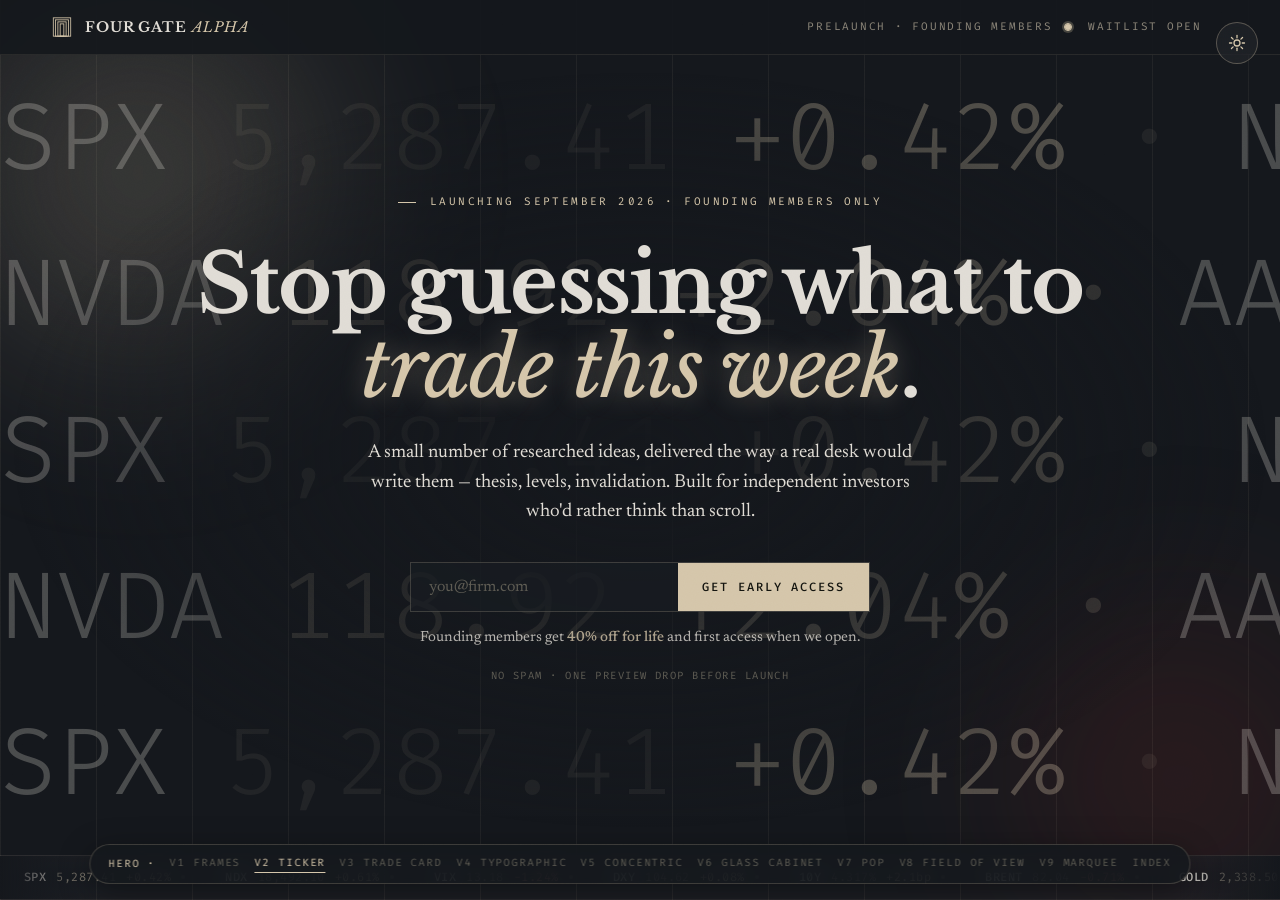
<file: hero-v2.html>
<!doctype html>
<html lang="en">
  <head>
    <meta charset="UTF-8" />
    <meta name="viewport" content="width=device-width, initial-scale=1.0" />
    <title>Hero V2 · Ticker-Led — Four Gate Alpha</title>
    <link rel="preconnect" href="https://fonts.googleapis.com" />
    <link rel="preconnect" href="https://fonts.gstatic.com" crossorigin />
    <link
      href="https://fonts.googleapis.com/css2?family=Libre+Baskerville:ital,wght@0,400;0,700;1,400&family=Newsreader:ital,opsz,wght@0,6..72,300;0,6..72,400;0,6..72,500;1,6..72,400&family=Fira+Code:wght@300;400;500&display=swap"
      rel="stylesheet"
    />
    <link rel="stylesheet" href="_shared.css" />
    <script>
      try {
        document.documentElement.dataset.theme =
          localStorage.getItem("fga-theme") === "light" ? "light" : "dark";
      } catch (e) {
        document.documentElement.dataset.theme = "dark";
      }
    </script>
    <style>
      .v2-page {
        position: relative;
        overflow: hidden;
      }

      /* Multiple stacked tickers form the visual itself */
      .ticker-stack {
        position: absolute;
        inset: 0;
        z-index: 0;
        pointer-events: none;
        display: flex;
        flex-direction: column;
        justify-content: space-between;
        padding: 90px 0;
      }
      .t-row {
        white-space: nowrap;
        font-family: var(--mono);
        font-size: clamp(46px, 7.4vw, 104px);
        font-weight: 300;
        letter-spacing: -0.01em;
        color: rgba(212, 197, 169, 0.11);
        line-height: 1;
        will-change: transform;
      }
      .t-row.dim {
        color: rgba(212, 197, 169, 0.07);
      }
      .t-row.bright {
        color: rgba(212, 197, 169, 0.17);
      }
      .t-row .pos {
        color: rgba(212, 197, 169, 0.3);
      }
      .t-row .neg {
        color: rgba(199, 122, 110, 0.24);
      }
      .t-row .sym {
        color: rgba(224, 220, 213, 0.26);
      }
      :root[data-theme="light"] .t-row {
        color: rgba(42, 39, 34, 0.1);
      }
      :root[data-theme="light"] .t-row.dim {
        color: rgba(42, 39, 34, 0.06);
      }
      :root[data-theme="light"] .t-row.bright {
        color: rgba(42, 39, 34, 0.16);
      }
      :root[data-theme="light"] .t-row .pos {
        color: rgba(122, 96, 32, 0.32);
      }
      :root[data-theme="light"] .t-row .neg {
        color: rgba(167, 70, 56, 0.26);
      }
      :root[data-theme="light"] .t-row .sym {
        color: rgba(42, 39, 34, 0.32);
      }

      .t-track {
        display: inline-flex;
        gap: 56px;
        padding-right: 56px;
        animation-name: scroll;
        animation-timing-function: linear;
        animation-iteration-count: infinite;
      }
      .t-row.r1 .t-track {
        animation-duration: 52s;
        animation-direction: normal;
      }
      .t-row.r2 .t-track {
        animation-duration: 78s;
        animation-direction: reverse;
      }
      .t-row.r3 .t-track {
        animation-duration: 63s;
        animation-direction: normal;
      }
      .t-row.r4 .t-track {
        animation-duration: 92s;
        animation-direction: reverse;
      }
      .t-row.r5 .t-track {
        animation-duration: 44s;
        animation-direction: normal;
      }
      @keyframes scroll {
        0% {
          transform: translateX(0);
        }
        100% {
          transform: translateX(-50%);
        }
      }

      /* Drifting accent glow behind the tickers */
      .v2-glow {
        position: absolute;
        inset: -20%;
        z-index: 0;
        pointer-events: none;
        background:
          radial-gradient(
            38vw 38vw at 22% 28%,
            color-mix(in srgb, var(--accent) 22%, transparent),
            transparent 62%
          ),
          radial-gradient(
            34vw 34vw at 80% 76%,
            color-mix(in srgb, var(--dark-earth) 24%, transparent),
            transparent 60%
          );
        filter: blur(60px);
        mix-blend-mode: screen;
        animation: v2GlowDrift 24s ease-in-out infinite alternate;
      }
      :root[data-theme="light"] .v2-glow {
        mix-blend-mode: multiply;
        opacity: 0.5;
      }
      @keyframes v2GlowDrift {
        0% {
          transform: translate3d(-4%, -3%, 0) scale(1);
        }
        100% {
          transform: translate3d(5%, 4%, 0) scale(1.2);
        }
      }

      /* Vignette so center stays readable */
      .v2-vignette {
        position: absolute;
        inset: 0;
        z-index: 1;
        pointer-events: none;
        background: radial-gradient(
          ellipse 70% 60% at 50% 50%,
          var(--ink) 0%,
          transparent 70%
        );
        animation: v2Breathe 9s ease-in-out infinite;
      }
      @keyframes v2Breathe {
        0%,
        100% {
          transform: scale(1);
          opacity: 1;
        }
        50% {
          transform: scale(1.07);
          opacity: 0.86;
        }
      }

      /* Grid overlay */
      .v2-grid-bg {
        position: absolute;
        inset: 0;
        z-index: 1;
        pointer-events: none;
        background-image: linear-gradient(
          to right,
          rgba(212, 197, 169, 0.07) 1px,
          transparent 1px
        );
        background-size: 96px 100%;
        animation: v2GridDrift 7s linear infinite;
      }
      :root[data-theme="light"] .v2-grid-bg {
        background-image: linear-gradient(
          to right,
          rgba(42, 39, 34, 0.07) 1px,
          transparent 1px
        );
      }
      @keyframes v2GridDrift {
        to {
          background-position: 96px 0;
        }
      }

      .v2-hero {
        position: relative;
        z-index: 2;
        flex: 1;
        display: grid;
        place-items: center;
        padding: clamp(48px, 10vh, 120px) var(--gutter);
        text-align: center;
      }
      .v2-inner {
        max-width: 920px;
        width: 100%;
      }
      .v2-eyebrow {
        margin-bottom: 32px;
        justify-content: center;
      }
      .v2-title {
        font-family: var(--display);
        font-weight: 700;
        font-size: clamp(40px, 6.4vw, 88px);
        line-height: 1.02;
        letter-spacing: -0.022em;
        margin: 0 0 28px;
        text-wrap: pretty;
      }
      .v2-title em {
        font-style: italic;
        font-weight: 400;
        color: var(--accent);
      }
      .v2-sub {
        font-size: clamp(17px, 1.6vw, 19px);
        line-height: 1.55;
        opacity: 0.86;
        max-width: 56ch;
        margin: 0 auto 36px;
      }
      .v2-form-wrap {
        display: flex;
        flex-direction: column;
        align-items: center;
      }
      .v2-form-wrap .form-row {
        width: 100%;
        max-width: 460px;
      }
      .v2-form-wrap .note,
      .v2-form-wrap .fine {
        text-align: center;
      }

      /* Compact mini-ticker beneath form */
      .v2-mini {
        margin-top: 40px;
        border-top: 1px solid var(--hairline);
        border-bottom: 1px solid var(--hairline);
        background: color-mix(in srgb, var(--ink-2) 60%, transparent);
        overflow: hidden;
        position: relative;
        width: 100vw;
        margin-left: calc(50% - 50vw);
      }
      .v2-mini::before,
      .v2-mini::after {
        content: "";
        position: absolute;
        top: 0;
        bottom: 0;
        width: 100px;
        z-index: 2;
        pointer-events: none;
      }
      .v2-mini::before {
        left: 0;
        background: linear-gradient(to right, var(--ink), transparent);
      }
      .v2-mini::after {
        right: 0;
        background: linear-gradient(to left, var(--ink), transparent);
      }
      .v2-mini {
        box-shadow: inset 0 0 40px
          color-mix(in srgb, var(--accent) 8%, transparent);
      }
      .v2-mini-track {
        display: inline-flex;
        gap: 40px;
        padding: 12px 24px;
        animation: scroll 44s linear infinite;
        font-family: var(--mono);
        font-size: 12px;
        letter-spacing: 0.04em;
        white-space: nowrap;
      }
      .v2-mini-track .item {
        display: inline-flex;
        align-items: center;
        gap: 10px;
        color: var(--text-dim);
      }
      .v2-mini-track .item .sym {
        color: var(--text);
        font-weight: 500;
      }
      .v2-mini-track .item .pos {
        color: var(--accent);
      }
      .v2-mini-track .item .neg {
        color: #c77a6e;
      }
      .v2-mini-track .item .sep {
        width: 4px;
        height: 4px;
        background: var(--text-faint);
        border-radius: 50%;
      }
    </style>
  </head>
  <body>
    <div class="hero-page v2-page">
      <header class="topbar">
        <div class="topbar-inner">
          <div class="brand-mark">
            <span class="glyph">
              <svg
                width="22"
                height="22"
                viewBox="0 0 24 24"
                fill="none"
                stroke="currentColor"
                stroke-width="0.9"
              >
                <rect x="2.5" y="2" width="19" height="20" />
                <rect x="5" y="4.2" width="14" height="17.8" />
                <rect x="7.5" y="6.4" width="9" height="15.6" />
                <rect x="10" y="8.6" width="4" height="13.4" />
              </svg>
            </span>
            <span class="name">Four Gate <em>Alpha</em></span>
          </div>
          <div class="meta">
            <span class="hide-mobile">Prelaunch · Founding Members</span>
            <span><span class="dot"></span>&nbsp;&nbsp;Waitlist Open</span>
          </div>
        </div>
      </header>

      <div class="v2-glow" aria-hidden="true"></div>
      <div class="v2-grid-bg"></div>

      <div class="ticker-stack" aria-hidden="true">
        <div class="t-row r1 dim"><span class="t-track" id="t1"></span></div>
        <div class="t-row r2 bright"><span class="t-track" id="t2"></span></div>
        <div class="t-row r3"><span class="t-track" id="t3"></span></div>
        <div class="t-row r4 bright"><span class="t-track" id="t4"></span></div>
        <div class="t-row r5 dim"><span class="t-track" id="t5"></span></div>
      </div>

      <div class="v2-vignette"></div>

      <section class="v2-hero">
        <div class="v2-inner">
          <span class="eyebrow v2-eyebrow reveal d1"
            ><span class="pip"></span>Launching September 2026 · Founding
            members only</span
          >
          <h1 class="v2-title reveal d2">
            Stop guessing what to <em class="glow">trade this week</em>.
          </h1>
          <p class="v2-sub reveal d3">
            A small number of researched ideas, delivered the way a real desk
            would write them — thesis, levels, invalidation. Built for
            independent investors who'd rather think than scroll.
          </p>
          <div class="v2-form-wrap reveal d4">
            <form class="form-row" onsubmit="event.preventDefault()">
              <input
                type="email"
                placeholder="you@firm.com"
                aria-label="Email address"
              />
              <button type="submit" class="btn-primary">
                Get Early Access
              </button>
            </form>
            <p class="note">
              Founding members get <strong>40% off for life</strong> and first
              access when we open.
            </p>
            <p class="fine">No spam · One preview drop before launch</p>
          </div>
        </div>
      </section>

      <div class="v2-mini" aria-hidden="true">
        <span class="v2-mini-track" id="mini"></span>
      </div>
    </div>

    <nav class="variant-badge">
      <span class="label">Hero ·</span>
      <a href="hero-v1.html">V1 Frames</a>
      <a href="hero-v2.html" class="is-active">V2 Ticker</a>
      <a href="hero-v3.html">V3 Trade Card</a>
      <a href="hero-v4.html">V4 Typographic</a>
      <a href="hero-v5.html">V5 Concentric</a>
      <a href="hero-v6.html">V6 Glass Cabinet</a>
      <a href="hero-v7.html">V7 Pop</a>
      <a href="hero-v8.html">V8 Field of View</a>
      <a href="hero-v9.html">V9 Marquee</a>
      <a href="index.html">Index</a>
    </nav>

    <script>
      const SYMBOLS = [
        ["SPX", "5,287.41", "+0.42%", "pos"],
        ["NDX", "18,492.10", "+0.61%", "pos"],
        ["VIX", "13.18", "−1.24%", "neg"],
        ["DXY", "104.62", "+0.08%", "pos"],
        ["10Y", "4.317%", "+2.1bp", "pos"],
        ["BRENT", "82.04", "−0.71%", "neg"],
        ["GOLD", "2,338.50", "+0.18%", "pos"],
        ["BTC", "61,402", "+1.92%", "pos"],
        ["SMH", "238.91", "+1.04%", "pos"],
        ["XLE", "92.76", "−0.34%", "neg"],
        ["TLT", "91.20", "−0.29%", "neg"],
        ["QQQ", "451.18", "+0.58%", "pos"],
        ["IWM", "204.31", "+0.22%", "pos"],
        ["EUR/USD", "1.0851", "−0.11%", "neg"],
        ["AAPL", "218.40", "+0.71%", "pos"],
        ["NVDA", "118.92", "+2.04%", "pos"],
      ];

      function bigRow(reverse = false) {
        const arr = reverse ? [...SYMBOLS].reverse() : SYMBOLS;
        return arr
          .map(
            ([s, p, c, d]) =>
              `<span class="sym">${s}</span> <span>${p}</span> <span class="${d}">${c}</span>`,
          )
          .join("  ·  ");
      }
      function setBig(id, reverse = false) {
        const t = document.getElementById(id);
        const html = bigRow(reverse);
        t.innerHTML = html + "  ·  " + html;
      }
      setBig("t1", false);
      setBig("t2", true);
      setBig("t3", false);
      setBig("t4", true);
      setBig("t5", false);

      // Mini ticker
      const mini = SYMBOLS.map(
        ([s, p, c, d]) =>
          `<span class="item"><span class="sym">${s}</span><span>${p}</span><span class="${d}">${c}</span><span class="sep"></span></span>`,
      ).join("");
      document.getElementById("mini").innerHTML = mini + mini;
    </script>

    <script src="shared/theme-toggle.js" defer></script>
  </body>
</html>
</file>
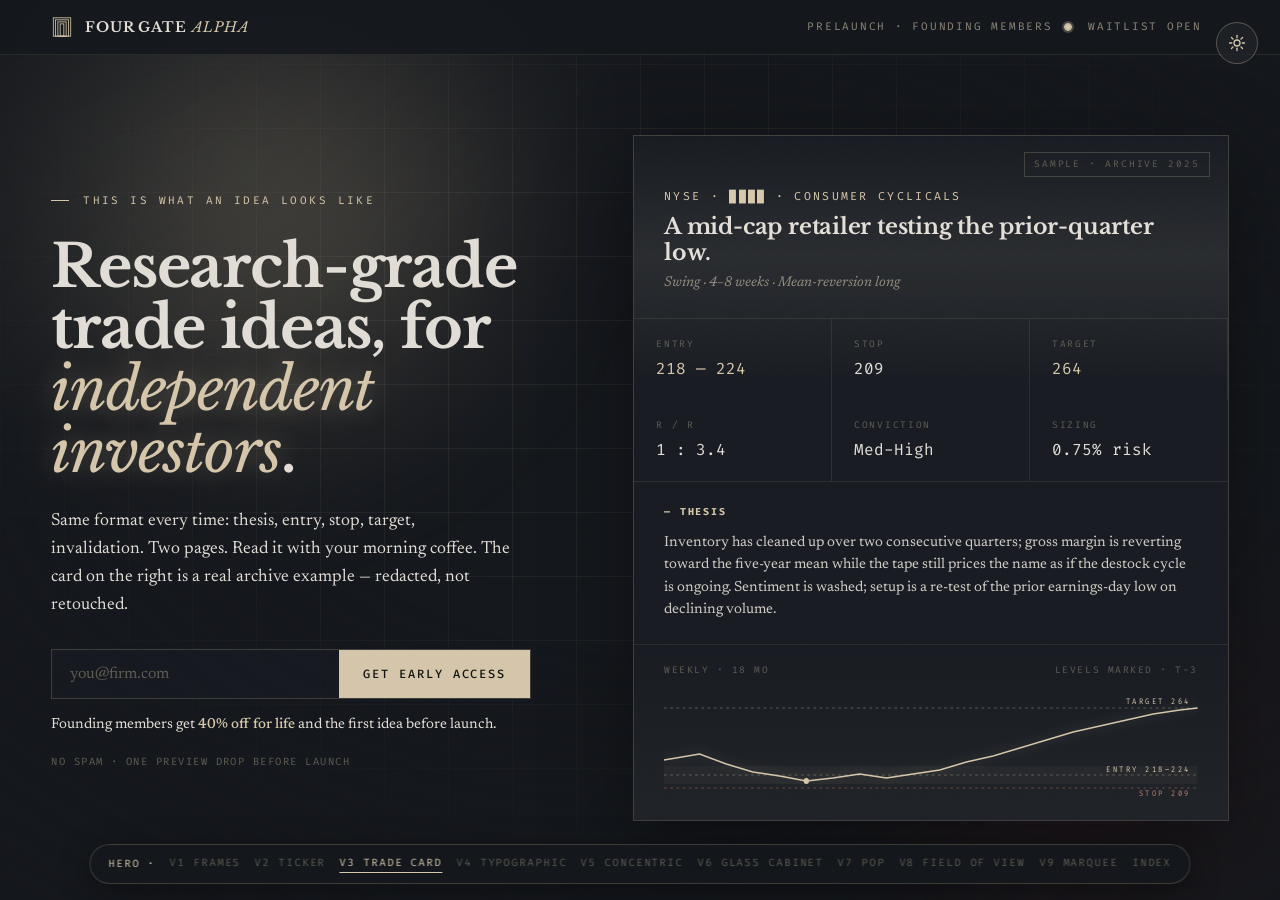
<file: hero-v3.html>
<!doctype html>
<html lang="en">
  <head>
    <meta charset="UTF-8" />
    <meta name="viewport" content="width=device-width, initial-scale=1.0" />
    <title>Hero V3 · Trade Card — Four Gate Alpha</title>
    <link rel="preconnect" href="https://fonts.googleapis.com" />
    <link rel="preconnect" href="https://fonts.gstatic.com" crossorigin />
    <link
      href="https://fonts.googleapis.com/css2?family=Libre+Baskerville:ital,wght@0,400;0,700;1,400&family=Newsreader:ital,opsz,wght@0,6..72,300;0,6..72,400;0,6..72,500;1,6..72,400&family=Fira+Code:wght@300;400;500&display=swap"
      rel="stylesheet"
    />
    <link rel="stylesheet" href="_shared.css" />
    <script>
      try {
        document.documentElement.dataset.theme =
          localStorage.getItem("fga-theme") === "light" ? "light" : "dark";
      } catch (e) {
        document.documentElement.dataset.theme = "dark";
      }
    </script>
    <style>
      .v3-hero {
        flex: 1;
        display: grid;
        place-items: center;
        padding: clamp(40px, 6vh, 80px) 0;
        position: relative;
        z-index: 1;
      }
      .v3-grid {
        max-width: var(--container);
        width: 100%;
        margin: 0 auto;
        padding: 0 var(--gutter);
        display: grid;
        grid-template-columns: 1fr 1.15fr;
        gap: clamp(40px, 5vw, 80px);
        align-items: center;
      }
      .v3-title {
        font-family: var(--display);
        font-weight: 700;
        font-size: clamp(36px, 4.6vw, 60px);
        line-height: 1.05;
        letter-spacing: -0.02em;
        margin: 24px 0 24px;
        max-width: 16ch;
        text-wrap: pretty;
      }
      .v3-title em {
        font-style: italic;
        font-weight: 400;
        color: var(--accent);
      }
      .v3-sub {
        font-size: 17.5px;
        line-height: 1.6;
        opacity: 0.86;
        max-width: 46ch;
        margin: 0 0 30px;
      }

      /* The card — front and center */
      .trade-card {
        background: var(--ink-2);
        border: 1px solid var(--hairline-strong);
        position: relative;
        overflow: hidden;
        box-shadow:
          0 24px 80px rgba(0, 0, 0, 0.4),
          0 0 0 1px color-mix(in srgb, var(--accent) 0%, transparent);
        animation:
          tcGlow 5.5s ease-in-out infinite,
          revealUp 0.95s cubic-bezier(0.2, 0.7, 0.2, 1) 0.2s both;
      }
      @keyframes tcGlow {
        0%,
        100% {
          box-shadow:
            0 24px 80px rgba(0, 0, 0, 0.4),
            0 0 0 1px color-mix(in srgb, var(--accent) 14%, transparent),
            0 0 0 0 transparent;
        }
        50% {
          box-shadow:
            0 30px 90px rgba(0, 0, 0, 0.46),
            0 0 0 1px color-mix(in srgb, var(--accent) 34%, transparent),
            0 0 48px color-mix(in srgb, var(--accent) 18%, transparent);
        }
      }
      /* Soft accent scan-line wiping down the card */
      .trade-card::after {
        content: "";
        position: absolute;
        left: 0;
        right: 0;
        top: 0;
        height: 36%;
        pointer-events: none;
        mix-blend-mode: screen;
        background: linear-gradient(
          180deg,
          transparent 0%,
          color-mix(in srgb, var(--accent) 9%, transparent) 50%,
          transparent 100%
        );
        animation: tcScan 6.5s cubic-bezier(0.45, 0, 0.55, 1) infinite;
      }
      :root[data-theme="light"] .trade-card::after {
        mix-blend-mode: multiply;
      }
      @keyframes tcScan {
        0% {
          transform: translateY(-110%);
          opacity: 0;
        }
        12% {
          opacity: 1;
        }
        88% {
          opacity: 1;
        }
        100% {
          transform: translateY(390%);
          opacity: 0;
        }
      }
      .trade-card .stamp {
        position: absolute;
        top: 16px;
        right: 18px;
        font-family: var(--mono);
        font-size: 9.5px;
        letter-spacing: 0.2em;
        text-transform: uppercase;
        color: var(--text-faint);
        padding: 4px 9px;
        border: 1px solid var(--hairline-strong);
      }
      .tc-head {
        padding: 52px 30px 24px;
        border-bottom: 1px solid var(--hairline);
      }
      .tc-tk {
        font-family: var(--mono);
        font-size: 11.5px;
        letter-spacing: 0.2em;
        color: var(--accent);
        margin-bottom: 8px;
      }
      .tc-name {
        font-family: var(--display);
        font-weight: 700;
        font-size: 22px;
        line-height: 1.18;
        letter-spacing: -0.01em;
        margin: 0 0 6px;
      }
      .tc-tag {
        font-style: italic;
        font-size: 14px;
        color: var(--text-dim);
      }

      .tc-stats {
        display: grid;
        grid-template-columns: repeat(3, 1fr);
        border-bottom: 1px solid var(--hairline);
      }
      .tc-stat {
        padding: 18px 22px;
        border-right: 1px solid var(--hairline);
      }
      .tc-stat:last-child {
        border-right: none;
      }
      .tc-stat .k {
        font-family: var(--mono);
        font-size: 9.5px;
        letter-spacing: 0.18em;
        text-transform: uppercase;
        color: var(--text-faint);
        margin-bottom: 4px;
      }
      .tc-stat .v {
        font-family: var(--mono);
        font-size: 16px;
        color: var(--text);
      }
      .tc-stat .v.accent {
        color: var(--accent);
      }

      .tc-thesis {
        padding: 22px 30px;
        border-bottom: 1px solid var(--hairline);
      }
      .tc-thesis h4 {
        font-family: var(--mono);
        font-size: 10px;
        letter-spacing: 0.18em;
        text-transform: uppercase;
        color: var(--accent);
        margin: 0 0 12px;
      }
      .tc-thesis p {
        margin: 0;
        font-size: 14.5px;
        line-height: 1.55;
        opacity: 0.9;
        text-wrap: pretty;
      }

      .tc-chart {
        padding: 18px 30px 22px;
        background: linear-gradient(
          to bottom,
          transparent,
          color-mix(in srgb, var(--accent) 4%, transparent)
        );
      }
      .tc-chart-meta {
        display: flex;
        justify-content: space-between;
        font-family: var(--mono);
        font-size: 9.5px;
        letter-spacing: 0.16em;
        text-transform: uppercase;
        color: var(--text-faint);
        margin-bottom: 10px;
      }
      .tc-chart svg {
        width: 100%;
        height: 110px;
        display: block;
      }
      .tc-line {
        stroke-dasharray: 1;
        stroke-dashoffset: 1;
        animation: drawDash 3.6s cubic-bezier(0.4, 0, 0.2, 1) 0.5s forwards;
        filter: drop-shadow(
          0 0 6px color-mix(in srgb, var(--accent) 30%, transparent)
        );
      }
      .tc-marker {
        transform-box: fill-box;
        transform-origin: center;
        animation: markerPing 2.2s ease-out 4s infinite;
      }
      .tc-level {
        animation: tcDash 1.6s linear infinite;
      }
      @keyframes tcDash {
        to {
          stroke-dashoffset: -14;
        }
      }
      :root[data-theme="light"] .tc-line {
        stroke: #5a4818;
      }
      :root[data-theme="light"] .tc-marker {
        fill: #5a4818;
      }
      :root[data-theme="light"] .tc-chart text {
        fill: #5a4818 !important;
      }
      :root[data-theme="light"] .tc-level {
        stroke: rgba(42, 39, 34, 0.42) !important;
      }

      @media (max-width: 920px) {
        .v3-grid {
          grid-template-columns: 1fr;
          gap: 48px;
        }
      }
    </style>
  </head>
  <body>
    <div class="hero-page">
      <div class="fx-layer" aria-hidden="true">
        <div class="fx-aurora"></div>
        <div class="fx-grid"></div>
        <div class="fx-scan"></div>
        <div class="fx-vignette"></div>
      </div>
      <header class="topbar">
        <div class="topbar-inner">
          <div class="brand-mark">
            <span class="glyph">
              <svg
                width="22"
                height="22"
                viewBox="0 0 24 24"
                fill="none"
                stroke="currentColor"
                stroke-width="0.9"
              >
                <rect x="2.5" y="2" width="19" height="20" />
                <rect x="5" y="4.2" width="14" height="17.8" />
                <rect x="7.5" y="6.4" width="9" height="15.6" />
                <rect x="10" y="8.6" width="4" height="13.4" />
              </svg>
            </span>
            <span class="name">Four Gate <em>Alpha</em></span>
          </div>
          <div class="meta">
            <span class="hide-mobile">Prelaunch · Founding Members</span>
            <span><span class="dot"></span>&nbsp;&nbsp;Waitlist Open</span>
          </div>
        </div>
      </header>

      <section class="v3-hero">
        <div class="v3-grid">
          <div>
            <span class="eyebrow reveal d1"
              ><span class="pip"></span>This is what an idea looks like</span
            >
            <h1 class="v3-title reveal d2">
              Research-grade trade ideas, for
              <em class="glow">independent investors</em>.
            </h1>
            <p class="v3-sub reveal d3">
              Same format every time: thesis, entry, stop, target, invalidation.
              Two pages. Read it with your morning coffee. The card on the right
              is a real archive example — redacted, not retouched.
            </p>
            <form class="form-row reveal d4" onsubmit="event.preventDefault()">
              <input
                type="email"
                placeholder="you@firm.com"
                aria-label="Email address"
              />
              <button type="submit" class="btn-primary">
                Get Early Access
              </button>
            </form>
            <p class="note reveal d5">
              Founding members get <strong>40% off for life</strong> and the
              first idea before launch.
            </p>
            <p class="fine reveal d6">
              No spam · One preview drop before launch
            </p>
          </div>

          <article class="trade-card" aria-label="Sample trade idea">
            <span class="stamp">Sample · Archive 2025</span>
            <div class="tc-head">
              <div class="tc-tk">NYSE · ████ · CONSUMER CYCLICALS</div>
              <h3 class="tc-name">
                A mid-cap retailer testing the prior-quarter low.
              </h3>
              <div class="tc-tag">Swing · 4–8 weeks · Mean-reversion long</div>
            </div>
            <div class="tc-stats">
              <div class="tc-stat">
                <div class="k">Entry</div>
                <div class="v accent">218 — 224</div>
              </div>
              <div class="tc-stat">
                <div class="k">Stop</div>
                <div class="v">209</div>
              </div>
              <div class="tc-stat">
                <div class="k">Target</div>
                <div class="v accent">264</div>
              </div>
              <div class="tc-stat">
                <div class="k">R / R</div>
                <div class="v">1 : 3.4</div>
              </div>
              <div class="tc-stat">
                <div class="k">Conviction</div>
                <div class="v">Med-High</div>
              </div>
              <div class="tc-stat">
                <div class="k">Sizing</div>
                <div class="v">0.75% risk</div>
              </div>
            </div>
            <div class="tc-thesis">
              <h4>— Thesis</h4>
              <p>
                Inventory has cleaned up over two consecutive quarters; gross
                margin is reverting toward the five-year mean while the tape
                still prices the name as if the destock cycle is ongoing.
                Sentiment is washed; setup is a re-test of the prior
                earnings-day low on declining volume.
              </p>
            </div>
            <div class="tc-chart">
              <div class="tc-chart-meta">
                <span>Weekly · 18 mo</span><span>Levels marked · T-3</span>
              </div>
              <svg viewBox="0 0 600 110" preserveAspectRatio="none">
                <line
                  class="tc-level"
                  x1="0"
                  x2="600"
                  y1="20"
                  y2="20"
                  stroke="rgba(212,197,169,0.35)"
                  stroke-dasharray="3 4"
                  stroke-width="1"
                />
                <text
                  x="592"
                  y="16"
                  text-anchor="end"
                  font-family="Fira Code"
                  font-size="8"
                  fill="#D4C5A9"
                  letter-spacing="2"
                >
                  TARGET 264
                </text>
                <rect
                  x="0"
                  y="78"
                  width="600"
                  height="18"
                  fill="rgba(212,197,169,0.04)"
                />
                <line
                  class="tc-level"
                  x1="0"
                  x2="600"
                  y1="87"
                  y2="87"
                  stroke="rgba(212,197,169,0.35)"
                  stroke-dasharray="3 4"
                  stroke-width="1"
                />
                <text
                  x="592"
                  y="84"
                  text-anchor="end"
                  font-family="Fira Code"
                  font-size="8"
                  fill="#D4C5A9"
                  letter-spacing="2"
                >
                  ENTRY 218–224
                </text>
                <line
                  class="tc-level"
                  x1="0"
                  x2="600"
                  y1="100"
                  y2="100"
                  stroke="rgba(199,122,110,0.45)"
                  stroke-dasharray="3 4"
                  stroke-width="1"
                />
                <text
                  x="592"
                  y="108"
                  text-anchor="end"
                  font-family="Fira Code"
                  font-size="8"
                  fill="#C77A6E"
                  letter-spacing="2"
                >
                  STOP 209
                </text>
                <path
                  class="tc-line"
                  pathLength="1"
                  d="M0,72 L40,66 L70,76 L100,84 L130,88 L160,93 L190,90 L220,86 L250,90 L280,86 L310,82 L340,74 L370,68 L400,60 L430,52 L460,44 L490,38 L520,32 L550,26 L580,22 L600,20"
                  fill="none"
                  stroke="#D4C5A9"
                  stroke-width="1.4"
                />
                <circle
                  class="tc-marker"
                  cx="160"
                  cy="93"
                  r="3"
                  fill="#D4C5A9"
                />
              </svg>
            </div>
          </article>
        </div>
      </section>
    </div>

    <nav class="variant-badge">
      <span class="label">Hero ·</span>
      <a href="hero-v1.html">V1 Frames</a>
      <a href="hero-v2.html">V2 Ticker</a>
      <a href="hero-v3.html" class="is-active">V3 Trade Card</a>
      <a href="hero-v4.html">V4 Typographic</a>
      <a href="hero-v5.html">V5 Concentric</a>
      <a href="hero-v6.html">V6 Glass Cabinet</a>
      <a href="hero-v7.html">V7 Pop</a>
      <a href="hero-v8.html">V8 Field of View</a>
      <a href="hero-v9.html">V9 Marquee</a>
      <a href="index.html">Index</a>
    </nav>

    <script src="shared/theme-toggle.js" defer></script>
  </body>
</html>
</file>
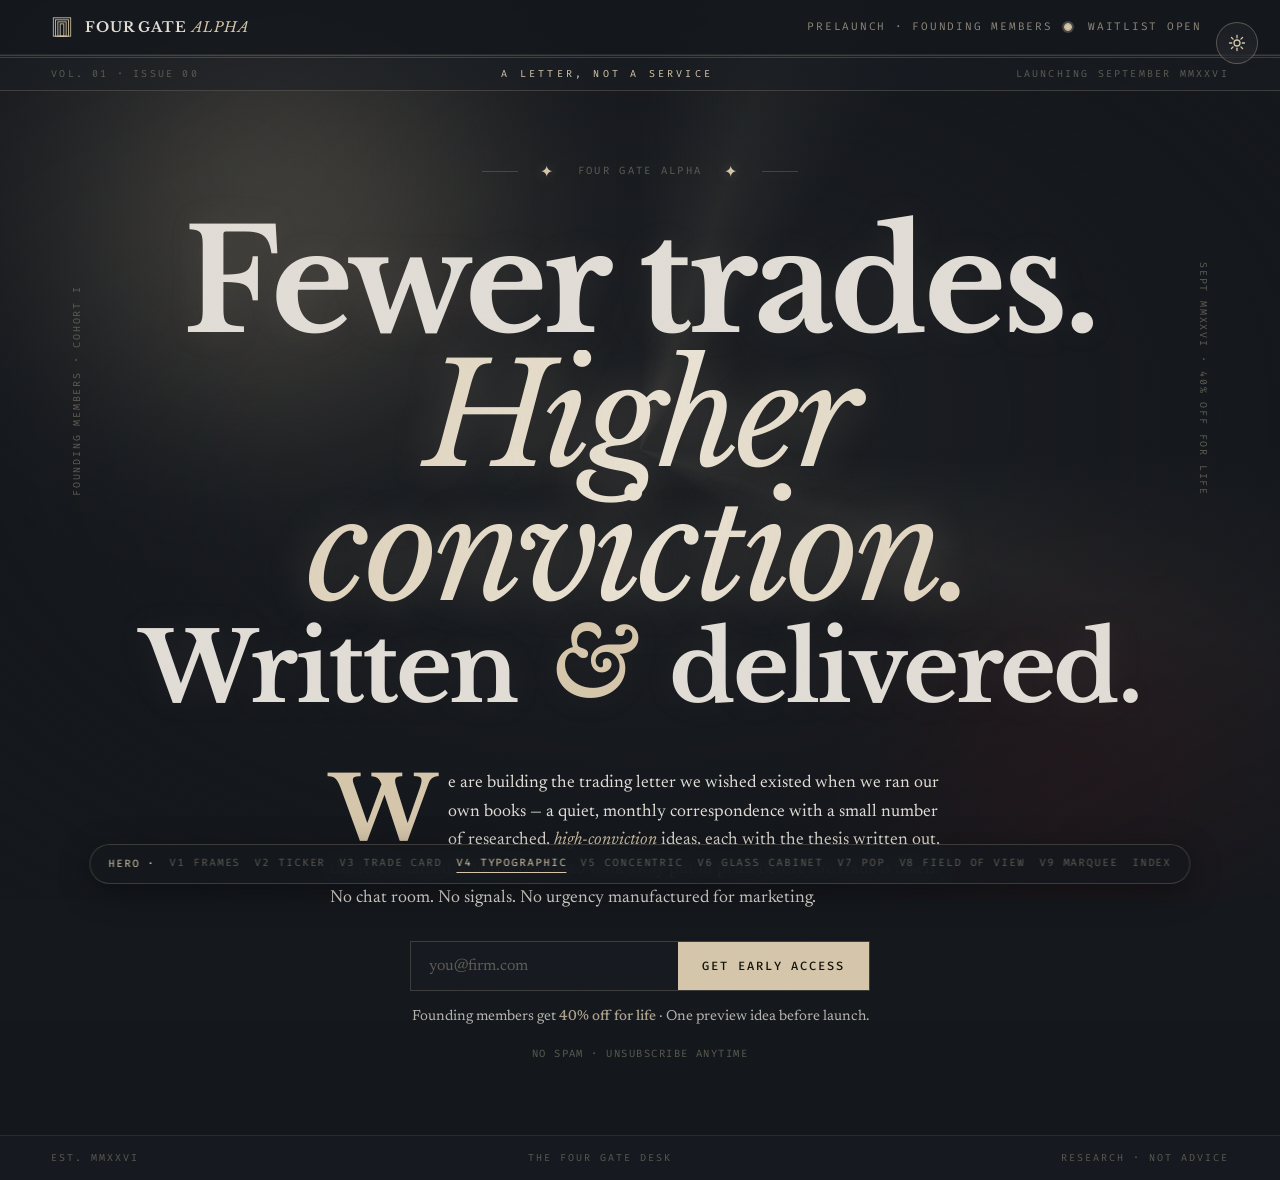
<file: hero-v4.html>
<!doctype html>
<html lang="en">
  <head>
    <meta charset="UTF-8" />
    <meta name="viewport" content="width=device-width, initial-scale=1.0" />
    <title>Hero V4 · Typographic — Four Gate Alpha</title>
    <link rel="preconnect" href="https://fonts.googleapis.com" />
    <link rel="preconnect" href="https://fonts.gstatic.com" crossorigin />
    <link
      href="https://fonts.googleapis.com/css2?family=Libre+Baskerville:ital,wght@0,400;0,700;1,400&family=Newsreader:ital,opsz,wght@0,6..72,300;0,6..72,400;0,6..72,500;1,6..72,400&family=Fira+Code:wght@300;400;500&display=swap"
      rel="stylesheet"
    />
    <link rel="stylesheet" href="_shared.css" />
    <script>
      try {
        document.documentElement.dataset.theme =
          localStorage.getItem("fga-theme") === "light" ? "light" : "dark";
      } catch (e) {
        document.documentElement.dataset.theme = "dark";
      }
    </script>
    <style>
      .v4-page {
        background:
          radial-gradient(
            ellipse 80% 60% at 50% 35%,
            color-mix(in srgb, var(--accent) 4%, transparent),
            transparent 65%
          ),
          var(--ink);
      }

      /* Newspaper-style rule */
      .v4-rule {
        border-top: 3px double var(--hairline-strong);
        border-bottom: 1px solid var(--hairline-strong);
        padding: 8px 0;
        background: color-mix(in srgb, var(--ink-2) 50%, transparent);
        position: relative;
        z-index: 1;
      }
      .v4-rule-inner {
        max-width: var(--container);
        margin: 0 auto;
        padding: 0 var(--gutter);
        display: flex;
        justify-content: space-between;
        align-items: center;
        gap: 24px;
        font-family: var(--mono);
        font-size: 10px;
        letter-spacing: 0.22em;
        text-transform: uppercase;
        color: var(--text-faint);
      }
      .v4-rule-inner .center {
        color: var(--accent);
        letter-spacing: 0.32em;
      }

      .v4-hero {
        flex: 1;
        display: grid;
        place-items: center;
        padding: clamp(40px, 8vh, 100px) var(--gutter);
        text-align: center;
        position: relative;
        z-index: 1;
      }
      .v4-inner {
        max-width: 1100px;
        width: 100%;
      }

      /* The hero is the type itself */
      .v4-line {
        display: block;
        font-family: var(--display);
        font-weight: 700;
        line-height: 0.95;
        letter-spacing: -0.03em;
        color: var(--text);
      }
      .v4-line.l1 {
        font-size: clamp(56px, 11vw, 158px);
        text-shadow: 0 0 38px color-mix(in srgb, var(--accent) 8%, transparent);
        animation: revealUp 1s cubic-bezier(0.2, 0.7, 0.2, 1) 0.18s both;
      }
      .v4-line.l2 {
        font-style: italic;
        font-weight: 400;
        font-size: clamp(56px, 11vw, 158px);
        background: linear-gradient(
          100deg,
          var(--accent) 0%,
          color-mix(in srgb, var(--accent) 48%, #fff) 22%,
          var(--accent) 46%,
          color-mix(in srgb, var(--accent) 60%, #14130f) 72%,
          var(--accent) 100%
        );
        background-size: 240% 100%;
        -webkit-background-clip: text;
        background-clip: text;
        -webkit-text-fill-color: transparent;
        color: transparent;
        text-shadow: 0 0 44px color-mix(in srgb, var(--accent) 22%, transparent);
        animation:
          revealUp 1s cubic-bezier(0.2, 0.7, 0.2, 1) 0.32s both,
          v4Shimmer 7s linear 1.4s infinite;
      }
      .v4-line.l3 {
        font-size: clamp(40px, 7.5vw, 110px);
        margin-top: 6px;
        color: var(--text);
        text-shadow: 0 0 38px color-mix(in srgb, var(--accent) 8%, transparent);
        animation: revealUp 1s cubic-bezier(0.2, 0.7, 0.2, 1) 0.46s both;
      }
      @keyframes v4Shimmer {
        0% {
          background-position: 0% 50%;
        }
        100% {
          background-position: -240% 50%;
        }
      }
      .v4-line .amp {
        font-style: italic;
        font-weight: 400;
        font-family: var(--display);
        color: var(--accent);
        margin: 0 0.12em;
        transform: translateY(-0.05em);
        display: inline-block;
      }

      /* Drop-cap intro paragraph */
      .v4-pulled {
        margin: clamp(36px, 6vh, 56px) auto 28px;
        max-width: 62ch;
        text-align: left;
        font-size: 17.5px;
        line-height: 1.65;
        column-count: 1;
        text-wrap: pretty;
      }
      .v4-pulled::first-letter {
        font-family: var(--display);
        font-weight: 700;
        font-size: 5em;
        float: left;
        line-height: 0.85;
        margin: 0.05em 0.12em 0 0;
        color: var(--accent);
        animation: v4DropGlow 4.6s ease-in-out infinite;
      }
      @keyframes v4DropGlow {
        0%,
        100% {
          text-shadow: 0 0 14px
            color-mix(in srgb, var(--accent) 14%, transparent);
        }
        50% {
          text-shadow: 0 0 34px
            color-mix(in srgb, var(--accent) 42%, transparent);
        }
      }
      .v4-pulled em {
        font-style: italic;
        color: var(--accent);
      }

      .v4-marks {
        display: flex;
        align-items: center;
        justify-content: center;
        gap: 22px;
        color: var(--text-faint);
        font-family: var(--mono);
        font-size: 10.5px;
        letter-spacing: 0.22em;
        text-transform: uppercase;
        margin-bottom: clamp(28px, 4vh, 44px);
      }
      .v4-marks .star {
        color: var(--accent);
        font-size: 16px;
        line-height: 0;
        display: inline-block;
        text-shadow: 0 0 14px color-mix(in srgb, var(--accent) 30%, transparent);
        animation: v4Twinkle 3.4s ease-in-out infinite;
      }
      .v4-marks span.star ~ span.star {
        animation-delay: 1.7s;
      }
      @keyframes v4Twinkle {
        0%,
        100% {
          transform: scale(1) rotate(0deg);
          opacity: 1;
        }
        50% {
          transform: scale(1.55) rotate(180deg);
          opacity: 0.5;
        }
      }
      .v4-marks .ln {
        width: 36px;
        height: 1px;
        background: var(--hairline-strong);
        animation: v4Line 3.4s ease-in-out infinite;
      }
      .v4-marks span.ln ~ span.ln {
        animation-delay: 1.7s;
      }
      @keyframes v4Line {
        0%,
        100% {
          width: 36px;
          opacity: 0.7;
        }
        50% {
          width: 56px;
          opacity: 1;
        }
      }

      .v4-cta {
        display: flex;
        flex-direction: column;
        align-items: center;
        margin-top: clamp(20px, 3vh, 36px);
      }
      .v4-cta .form-row {
        width: 100%;
        max-width: 460px;
      }
      .v4-cta .note,
      .v4-cta .fine {
        text-align: center;
      }

      /* Marginal annotations */
      .v4-margin {
        position: absolute;
        font-family: var(--mono);
        font-size: 10px;
        letter-spacing: 0.18em;
        text-transform: uppercase;
        color: var(--text-faint);
        pointer-events: none;
        animation: v4MarginPulse 5.5s ease-in-out infinite;
      }
      @keyframes v4MarginPulse {
        0%,
        100% {
          opacity: 0.4;
        }
        50% {
          opacity: 1;
        }
      }
      .v4-margin.m1 {
        top: 38%;
        left: 6%;
        transform: rotate(-90deg);
        transform-origin: left center;
      }
      .v4-margin.m2 {
        top: 38%;
        right: 6%;
        transform: rotate(90deg);
        transform-origin: right center;
        animation-delay: 2.75s;
      }
      @media (max-width: 1100px) {
        .v4-margin {
          display: none;
        }
      }

      /* Footer credits in newspaper-style */
      .v4-foot {
        border-top: 1px solid var(--hairline);
        padding: 14px 0;
        background: color-mix(in srgb, var(--ink-2) 50%, transparent);
        position: relative;
        z-index: 1;
      }
      .v4-foot-inner {
        max-width: var(--container);
        margin: 0 auto;
        padding: 0 var(--gutter);
        display: flex;
        justify-content: space-between;
        gap: 24px;
        font-family: var(--mono);
        font-size: 10px;
        letter-spacing: 0.2em;
        text-transform: uppercase;
        color: var(--text-faint);
      }

      @media (max-width: 640px) {
        .v4-rule-inner {
          font-size: 9px;
          letter-spacing: 0.16em;
          gap: 12px;
        }
        .v4-rule-inner .right {
          display: none;
        }
        .v4-foot-inner {
          flex-wrap: wrap;
          gap: 8px;
        }
      }
    </style>
  </head>
  <body>
    <div class="hero-page v4-page">
      <div class="fx-layer" aria-hidden="true">
        <div class="fx-aurora"></div>
        <div class="fx-rays"></div>
        <div class="fx-scan"></div>
        <div class="fx-vignette"></div>
      </div>
      <header class="topbar">
        <div class="topbar-inner">
          <div class="brand-mark">
            <span class="glyph">
              <svg
                width="22"
                height="22"
                viewBox="0 0 24 24"
                fill="none"
                stroke="currentColor"
                stroke-width="0.9"
              >
                <rect x="2.5" y="2" width="19" height="20" />
                <rect x="5" y="4.2" width="14" height="17.8" />
                <rect x="7.5" y="6.4" width="9" height="15.6" />
                <rect x="10" y="8.6" width="4" height="13.4" />
              </svg>
            </span>
            <span class="name">Four Gate <em>Alpha</em></span>
          </div>
          <div class="meta">
            <span class="hide-mobile">Prelaunch · Founding Members</span>
            <span><span class="dot"></span>&nbsp;&nbsp;Waitlist Open</span>
          </div>
        </div>
      </header>

      <div class="v4-rule">
        <div class="v4-rule-inner">
          <span class="left">Vol. 01 · Issue 00</span>
          <span class="center">A Letter, Not a Service</span>
          <span class="right">Launching September MMXXVI</span>
        </div>
      </div>

      <section class="v4-hero" style="position: relative">
        <span class="v4-margin m1">Founding Members · Cohort I</span>
        <span class="v4-margin m2">Sept MMXXVI · 40% Off for Life</span>

        <div class="v4-inner">
          <div class="v4-marks reveal d1">
            <span class="ln"></span><span class="star">✦</span
            ><span>Four Gate Alpha</span><span class="star">✦</span
            ><span class="ln"></span>
          </div>

          <h1>
            <span class="v4-line l1">Fewer trades.</span>
            <span class="v4-line l2">Higher conviction.</span>
            <span class="v4-line l3"
              >Written <span class="amp">&amp;</span> delivered.</span
            >
          </h1>

          <p class="v4-pulled reveal d5">
            We are building the trading letter we wished existed when we ran our
            own books — a quiet, monthly correspondence with a small number of
            researched, <em>high-conviction</em> ideas, each with the thesis
            written out, the levels named, and the reason to walk away put in
            print before the trade is taken. No chat room. No signals. No
            urgency manufactured for marketing.
          </p>

          <div class="v4-cta reveal d6">
            <form class="form-row" onsubmit="event.preventDefault()">
              <input
                type="email"
                placeholder="you@firm.com"
                aria-label="Email address"
              />
              <button type="submit" class="btn-primary">
                Get Early Access
              </button>
            </form>
            <p class="note">
              Founding members get <strong>40% off for life</strong> · One
              preview idea before launch.
            </p>
            <p class="fine">No spam · Unsubscribe anytime</p>
          </div>
        </div>
      </section>

      <footer class="v4-foot">
        <div class="v4-foot-inner">
          <span>Est. MMXXVI</span>
          <span>The Four Gate Desk</span>
          <span>Research · Not Advice</span>
        </div>
      </footer>
    </div>

    <nav class="variant-badge">
      <span class="label">Hero ·</span>
      <a href="hero-v1.html">V1 Frames</a>
      <a href="hero-v2.html">V2 Ticker</a>
      <a href="hero-v3.html">V3 Trade Card</a>
      <a href="hero-v4.html" class="is-active">V4 Typographic</a>
      <a href="hero-v5.html">V5 Concentric</a>
      <a href="hero-v6.html">V6 Glass Cabinet</a>
      <a href="hero-v7.html">V7 Pop</a>
      <a href="hero-v8.html">V8 Field of View</a>
      <a href="hero-v9.html">V9 Marquee</a>
      <a href="index.html">Index</a>
    </nav>

    <script src="shared/theme-toggle.js" defer></script>
  </body>
</html>
</file>
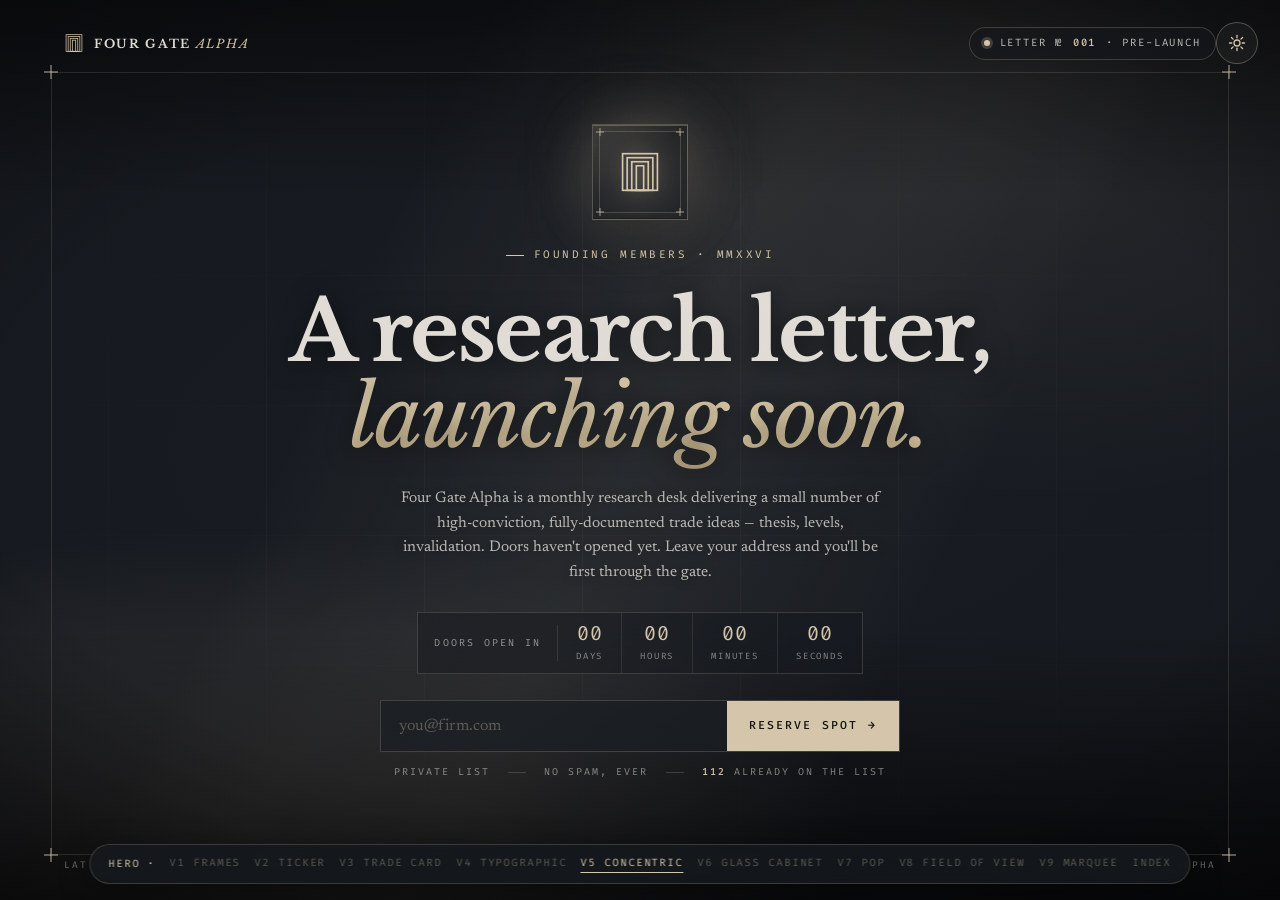
<file: hero-v5.html>
<!doctype html>
<html lang="en">
  <head>
    <meta charset="utf-8" />
    <meta name="viewport" content="width=device-width,initial-scale=1" />
    <title>Hero V5 · Concentric Gate (Teaser) — Four Gate Alpha</title>
    <link rel="preconnect" href="https://fonts.googleapis.com" />
    <link rel="preconnect" href="https://fonts.gstatic.com" crossorigin />
    <link
      href="https://fonts.googleapis.com/css2?family=Libre+Baskerville:ital,wght@0,400;0,700;1,400&family=Newsreader:ital,opsz,wght@0,6..72,300;0,6..72,400;0,6..72,500;1,6..72,400&family=Fira+Code:wght@400;500&display=swap"
      rel="stylesheet"
    />
    <link rel="stylesheet" href="shared/teaser.css" />
    <script>
      try { document.documentElement.dataset.theme = localStorage.getItem("fga-theme") === "light" ? "light" : "dark"; } catch (e) { document.documentElement.dataset.theme = "dark"; }
    </script>
    <style>
      /* ============================================================
     v1 — "Concentric Gate"
     Centered single-column teaser. Full-bleed cinematic ink stage
     with corner chrome, the brand glyph as a glowing plate, the
     headline as italic-gold em, and a fused-row email capture.
     ============================================================ */
      html,
      body {
        min-height: 100svh;
      }
      body {
        overflow-x: hidden;
      }

      /* ── Stage background layers ─────────────────────────────── */
      .stage {
        position: relative;
        min-height: 100svh;
        width: 100%;
        overflow: hidden;
        isolation: isolate;
        display: flex;
        flex-direction: column;
      }
      .bg {
        position: absolute;
        inset: 0;
        z-index: 0;
        pointer-events: none;
        overflow: hidden;
      }
      .bg .base {
        position: absolute;
        inset: 0;
        background:
          radial-gradient(
            ellipse 90% 60% at 18% 92%,
            color-mix(in srgb, var(--accent-fga) 16%, transparent) 0%,
            transparent 55%
          ),
          radial-gradient(
            ellipse 70% 80% at 82% 8%,
            color-mix(in srgb, var(--accent-fga) 9%, transparent) 0%,
            transparent 60%
          ),
          radial-gradient(
            ellipse 120% 80% at 50% 50%,
            var(--ink-2) 0%,
            var(--ink) 70%
          );
      }
      .bg .flow {
        position: absolute;
        inset: -10%;
        background:
          repeating-linear-gradient(
            90deg,
            transparent 0 78px,
            color-mix(in srgb, var(--accent-fga) 8%, transparent) 78px 79px,
            transparent 79px 158px
          ),
          repeating-linear-gradient(
            0deg,
            transparent 0 64px,
            color-mix(in srgb, var(--accent-fga) 4%, transparent) 64px 65px,
            transparent 65px 130px
          );
        mask-image: radial-gradient(
          ellipse 60% 55% at 50% 50%,
          #000 30%,
          transparent 80%
        );
        -webkit-mask-image: radial-gradient(
          ellipse 60% 55% at 50% 50%,
          #000 30%,
          transparent 80%
        );
        animation: gridDrift 32s linear infinite;
        opacity: 0.5;
      }
      @keyframes gridDrift {
        0% {
          transform: translate(0, 0);
        }
        100% {
          transform: translate(-158px, -130px);
        }
      }
      .bg .scan {
        position: absolute;
        inset: -20%;
        background: linear-gradient(
          115deg,
          transparent 35%,
          color-mix(in srgb, var(--accent-fga) 10%, transparent) 50%,
          transparent 65%
        );
        mix-blend-mode: screen;
        animation: scan 8s ease-in-out infinite;
        opacity: 0.8;
      }
      @keyframes scan {
        0% {
          transform: translateX(-30%);
          opacity: 0;
        }
        40% {
          opacity: 0.7;
        }
        100% {
          transform: translateX(30%);
          opacity: 0;
        }
      }
      .bg .vignette {
        position: absolute;
        inset: 0;
        background:
          radial-gradient(
            ellipse 100% 80% at 50% 50%,
            transparent 50%,
            rgba(0, 0, 0, 0.55) 100%
          ),
          linear-gradient(
            180deg,
            rgba(0, 0, 0, 0.45) 0%,
            transparent 22%,
            transparent 70%,
            rgba(0, 0, 0, 0.65) 100%
          );
      }

      /* ── Concentric frame + corner crosshairs ─────────────────── */
      .frame {
        position: absolute;
        inset: clamp(60px, 8vh, 96px) clamp(20px, 4vw, 56px)
          clamp(40px, 5vh, 64px);
        border: 1px solid color-mix(in srgb, var(--accent-fga) 14%, transparent);
        pointer-events: none;
        z-index: 5;
      }
      .crosshair.tl {
        top: calc(clamp(60px, 8vh, 96px) - 7px);
        left: calc(clamp(20px, 4vw, 56px) - 7px);
      }
      .crosshair.tr {
        top: calc(clamp(60px, 8vh, 96px) - 7px);
        right: calc(clamp(20px, 4vw, 56px) - 7px);
      }
      .crosshair.bl {
        bottom: calc(clamp(40px, 5vh, 64px) - 7px);
        left: calc(clamp(20px, 4vw, 56px) - 7px);
      }
      .crosshair.br {
        bottom: calc(clamp(40px, 5vh, 64px) - 7px);
        right: calc(clamp(20px, 4vw, 56px) - 7px);
      }

      /* ── Top bar (brand + status pill) ────────────────────────── */
      .topbar {
        position: relative;
        z-index: 20;
        display: flex;
        align-items: center;
        justify-content: space-between;
        gap: 16px;
        padding: clamp(20px, 3vh, 30px) clamp(28px, 5vw, 72px);
      }
      .status-pill {
        display: inline-flex;
        align-items: center;
        gap: 10px;
        padding: 7px 14px;
        border-radius: 999px;
        background: color-mix(in srgb, var(--ink) 55%, transparent);
        backdrop-filter: blur(14px) saturate(140%);
        -webkit-backdrop-filter: blur(14px) saturate(140%);
        border: 1px solid color-mix(in srgb, var(--accent-fga) 22%, transparent);
        font-family: var(--font-mono);
        font-size: 10.5px;
        letter-spacing: 0.18em;
        text-transform: uppercase;
        color: color-mix(in srgb, var(--text) 82%, transparent);
        white-space: nowrap;
      }
      .status-pill strong {
        color: var(--accent-fga);
        font-weight: 500;
      }

      /* ── Center stage ─────────────────────────────────────────── */
      main {
        position: relative;
        z-index: 10;
        flex: 1;
        display: flex;
        flex-direction: column;
        align-items: center;
        justify-content: center;
        text-align: center;
        padding: 16px clamp(28px, 6vw, 96px) 56px;
        gap: 26px;
      }

      /* ── Glyph plate (cinematic glass with corner pcrosses) ───── */
      .glyph-plate {
        position: relative;
        width: 96px;
        height: 96px;
        display: grid;
        place-items: center;
        isolation: isolate;
      }
      .glyph-plate .plate {
        position: absolute;
        inset: 0;
        background: linear-gradient(
          140deg,
          color-mix(in srgb, var(--accent-fga) 14%, transparent) 0%,
          color-mix(in srgb, var(--ink) 30%, transparent) 45%,
          color-mix(in srgb, var(--ink) 50%, transparent) 100%
        );
        backdrop-filter: blur(18px) saturate(140%);
        -webkit-backdrop-filter: blur(18px) saturate(140%);
        border: 1px solid color-mix(in srgb, var(--accent-fga) 30%, transparent);
        box-shadow:
          0 1px 0 0 color-mix(in srgb, var(--accent-fga) 28%, transparent) inset,
          0 -1px 0 0 color-mix(in srgb, #000 30%, transparent) inset,
          0 24px 60px -20px rgba(0, 0, 0, 0.65),
          0 0 80px -20px color-mix(in srgb, var(--accent-fga) 55%, transparent);
      }
      .glyph-plate .plate::after {
        content: "";
        position: absolute;
        inset: 6px;
        border: 1px solid color-mix(in srgb, var(--accent-fga) 22%, transparent);
        pointer-events: none;
      }
      .glyph-plate .pcross {
        position: absolute;
        width: 8px;
        height: 8px;
        z-index: 3;
      }
      .glyph-plate .pcross::before,
      .glyph-plate .pcross::after {
        content: "";
        position: absolute;
        background: var(--accent-fga);
        opacity: 0.7;
      }
      .glyph-plate .pcross::before {
        left: 50%;
        top: 0;
        bottom: 0;
        width: 1px;
        transform: translateX(-50%);
      }
      .glyph-plate .pcross::after {
        top: 50%;
        left: 0;
        right: 0;
        height: 1px;
        transform: translateY(-50%);
      }
      .glyph-plate .pcross.tl {
        top: 4px;
        left: 4px;
      }
      .glyph-plate .pcross.tr {
        top: 4px;
        right: 4px;
      }
      .glyph-plate .pcross.bl {
        bottom: 4px;
        left: 4px;
      }
      .glyph-plate .pcross.br {
        bottom: 4px;
        right: 4px;
      }
      .glyph-plate svg {
        position: relative;
        z-index: 2;
        width: 44px;
        height: 44px;
        color: var(--accent-fga);
        filter: drop-shadow(
          0 0 12px color-mix(in srgb, var(--accent-fga) 50%, transparent)
        );
      }
      .glyph-plate::before {
        /* outer halo */
        content: "";
        position: absolute;
        inset: -36px;
        border-radius: 50%;
        background: radial-gradient(
          circle,
          color-mix(in srgb, var(--accent-fga) 22%, transparent) 0%,
          transparent 65%
        );
        filter: blur(24px);
        z-index: -1;
        animation: breathe 4.4s ease-in-out infinite;
      }
      @keyframes breathe {
        0%,
        100% {
          transform: scale(1);
          opacity: 0.7;
        }
        50% {
          transform: scale(1.08);
          opacity: 1;
        }
      }

      /* ── Eyebrow ─────────────────────────────────────────────── */
      .eyebrow {
        display: inline-flex;
        align-items: center;
        gap: 0;
        font-family: var(--font-mono);
        font-size: 11px;
        letter-spacing: 0.24em;
        text-transform: uppercase;
        color: var(--accent-fga);
      }

      /* ── Headline ────────────────────────────────────────────── */
      h1.headline {
        margin: 0;
        font-family: var(--font-display);
        font-weight: 700;
        font-size: clamp(40px, 7vw, 84px);
        line-height: 1.02;
        letter-spacing: -0.022em;
        color: var(--text);
        text-wrap: pretty;
        max-width: 14ch;
        text-shadow: 0 2px 24px rgba(0, 0, 0, 0.55);
      }

      /* ── Subheadline ─────────────────────────────────────────── */
      .sub {
        margin: 0;
        font-family: var(--font-sans);
        font-size: clamp(15px, 1.2vw, 17px);
        line-height: 1.6;
        color: color-mix(in srgb, var(--text) 80%, transparent);
        max-width: 54ch;
        text-shadow: 0 1px 10px rgba(0, 0, 0, 0.4);
      }

      /* ── Countdown ───────────────────────────────────────────── */
      .countdown {
        display: flex;
        align-items: stretch;
        background: color-mix(in srgb, var(--ink) 45%, transparent);
        backdrop-filter: blur(14px) saturate(140%);
        -webkit-backdrop-filter: blur(14px) saturate(140%);
        border: 1px solid color-mix(in srgb, var(--accent-fga) 18%, transparent);
        font-family: var(--font-mono);
      }
      .countdown .lbl {
        padding: 10px 16px;
        font-size: 10px;
        letter-spacing: 0.22em;
        text-transform: uppercase;
        color: color-mix(in srgb, var(--text) 60%, transparent);
        border-right: 1px solid
          color-mix(in srgb, var(--accent-fga) 14%, transparent);
        align-self: center;
        white-space: nowrap;
      }
      .countdown .unit {
        padding: 10px 18px;
        text-align: center;
        border-right: 1px solid
          color-mix(in srgb, var(--accent-fga) 12%, transparent);
      }
      .countdown .unit:last-child {
        border-right: none;
      }
      .countdown .v {
        display: block;
        font-size: 20px;
        line-height: 1;
        color: var(--accent-fga);
        font-variant-numeric: tabular-nums;
        letter-spacing: 0.04em;
        transition:
          color 0.25s ease,
          transform 0.25s ease;
      }
      .countdown .unit.tick .v {
        color: var(--bone-white);
        transform: scale(1.06);
      }
      .countdown .k {
        display: block;
        margin-top: 6px;
        font-size: 9px;
        letter-spacing: 0.2em;
        text-transform: uppercase;
        color: color-mix(in srgb, var(--text) 55%, transparent);
      }

      /* ── Email capture (fused row, hairline frame) ───────────── */
      .form {
        width: 100%;
        max-width: 520px;
      }
      .form-row {
        display: flex;
        align-items: stretch;
        background: color-mix(in srgb, var(--ink-2) 75%, transparent);
        border: 1px solid var(--hairline-strong);
        transition: border-color 0.25s ease;
      }
      .form-row:focus-within {
        border-color: var(--accent-fga);
      }
      .form-row input {
        flex: 1;
        min-width: 0;
        padding: 16px 18px;
        background: transparent;
        border: 0;
        outline: 0;
        color: var(--text);
        font-family: var(--font-sans);
        font-size: 16px;
        letter-spacing: 0.005em;
      }
      .form-row input::placeholder {
        color: var(--text-faint);
      }
      .form-row button {
        padding: 16px 22px;
        border: 0;
        background: var(--accent-fga);
        color: var(--burnt-umber);
        font-family: var(--font-mono);
        font-size: 11.5px;
        font-weight: 500;
        letter-spacing: 0.18em;
        text-transform: uppercase;
        display: inline-flex;
        align-items: center;
        gap: 10px;
        transition:
          background 0.18s ease,
          color 0.18s ease,
          transform 0.18s ease;
        white-space: nowrap;
      }
      .form-row button:hover {
        background: var(--bone-white);
      }
      .form-row button:active {
        transform: translateY(1px);
      }
      .form-row button .arrow {
        display: inline-block;
        transition: transform 0.2s ease;
      }
      .form-row button:hover .arrow {
        transform: translateX(4px);
      }
      .form-row button:disabled {
        opacity: 0.55;
        cursor: not-allowed;
        background: var(--accent-fga-deep);
      }

      .form-meta {
        margin-top: 12px;
        display: flex;
        flex-wrap: wrap;
        align-items: center;
        justify-content: center;
        gap: 8px 18px;
        font-family: var(--font-mono);
        font-size: 10px;
        letter-spacing: 0.2em;
        text-transform: uppercase;
        color: color-mix(in srgb, var(--text) 55%, transparent);
      }
      .form-meta .sep {
        width: 18px;
        height: 1px;
        background: var(--hairline-strong);
        display: inline-block;
      }
      .form-meta strong {
        color: var(--accent-fga);
        font-weight: 500;
      }

      .form.success .form-row {
        border-color: var(--accent-fga);
      }
      .form.success .success-msg {
        margin-top: 14px;
        font-family: var(--font-mono);
        font-size: 11px;
        letter-spacing: 0.18em;
        text-transform: uppercase;
        color: var(--accent-fga);
      }

      /* ── Footer micro labels ─────────────────────────────────── */
      footer.micro {
        position: relative;
        z-index: 10;
        display: flex;
        align-items: center;
        justify-content: space-between;
        gap: 16px;
        padding: 0 clamp(28px, 5vw, 72px) clamp(20px, 3vh, 28px);
        font-family: var(--font-mono);
        font-size: 9.5px;
        letter-spacing: 0.22em;
        text-transform: uppercase;
        color: color-mix(in srgb, var(--text) 45%, transparent);
      }

      /* ── Responsive ─────────────────────────────────────────── */
      @media (max-width: 640px) {
        .frame,
        .crosshair {
          display: none;
        }
        .topbar .right-meta {
          display: none;
        }
        main {
          gap: 22px;
          padding-bottom: 40px;
        }
        h1.headline {
          font-size: clamp(36px, 11vw, 56px);
        }
        .countdown .lbl {
          display: none;
        }
        .countdown .unit {
          padding: 8px 12px;
        }
        .countdown .v {
          font-size: 17px;
        }
        .form-row {
          flex-direction: column;
        }
        .form-row input {
          padding: 14px 16px;
        }
        .form-row button {
          padding: 14px 16px;
          justify-content: center;
        }
        footer.micro .right-foot {
          display: none;
        }
      }
    </style>
  </head>
  <body>
    <div class="stage" data-screen-label="01 Teaser v1">
      <!-- ── Background layers ── -->
      <div class="bg" aria-hidden="true">
        <div class="base"></div>
        <div class="flow"></div>
        <div class="scan"></div>
        <div class="vignette"></div>
      </div>

      <!-- ── Frame + corners ── -->
      <div class="frame" aria-hidden="true"></div>
      <span class="crosshair tl" aria-hidden="true"></span>
      <span class="crosshair tr" aria-hidden="true"></span>
      <span class="crosshair bl" aria-hidden="true"></span>
      <span class="crosshair br" aria-hidden="true"></span>

      <!-- ── Top bar ── -->
      <header class="topbar">
        <a href="#" class="brand-mark rise rise-1" aria-label="Four Gate Alpha">
          <svg
            width="20"
            height="20"
            viewBox="0 0 24 24"
            fill="none"
            aria-hidden="true"
          >
            <rect
              x="2.5"
              y="2"
              width="19"
              height="20"
              stroke="currentColor"
              stroke-width="0.9"
            />
            <rect
              x="5"
              y="4.2"
              width="14"
              height="17.8"
              stroke="currentColor"
              stroke-width="0.9"
            />
            <rect
              x="7.5"
              y="6.4"
              width="9"
              height="15.6"
              stroke="currentColor"
              stroke-width="0.9"
            />
            <rect
              x="10"
              y="8.6"
              width="4"
              height="13.4"
              stroke="currentColor"
              stroke-width="0.9"
            />
          </svg>
          <span class="wordmark">Four Gate <em>Alpha</em></span>
        </a>

        <div class="right-meta rise rise-1">
          <span class="status-pill">
            <span class="status-dot" aria-hidden="true"></span>
            Letter № <strong>001</strong> · Pre-Launch
          </span>
        </div>
      </header>

      <!-- ── Center stage ── -->
      <main>
        <div class="glyph-plate rise rise-2" aria-hidden="true">
          <div class="plate"></div>
          <span class="pcross tl"></span><span class="pcross tr"></span>
          <span class="pcross bl"></span><span class="pcross br"></span>
          <svg viewBox="0 0 24 24" fill="none">
            <rect
              x="2.5"
              y="2"
              width="19"
              height="20"
              stroke="currentColor"
              stroke-width="0.9"
            />
            <rect
              x="5"
              y="4.2"
              width="14"
              height="17.8"
              stroke="currentColor"
              stroke-width="0.9"
            />
            <rect
              x="7.5"
              y="6.4"
              width="9"
              height="15.6"
              stroke="currentColor"
              stroke-width="0.9"
            />
            <rect
              x="10"
              y="8.6"
              width="4"
              height="13.4"
              stroke="currentColor"
              stroke-width="0.9"
            />
          </svg>
        </div>

        <span class="eyebrow rise rise-3">
          <span class="pip"></span>Founding members · MMXXVI
        </span>

        <h1 class="headline italic-gold rise rise-4">
          A research letter, <em>launching soon.</em>
        </h1>

        <p class="sub rise rise-5">
          Four Gate Alpha is a monthly research desk delivering a small number
          of high‑conviction, fully‑documented trade ideas — thesis, levels,
          invalidation. Doors haven't opened yet. Leave your address and you'll
          be first through the gate.
        </p>

        <div class="countdown rise rise-6" aria-label="Time until launch">
          <span class="lbl">Doors open in</span>
          <div class="unit" id="cu-d">
            <span class="v">00</span><span class="k">Days</span>
          </div>
          <div class="unit" id="cu-h">
            <span class="v">00</span><span class="k">Hours</span>
          </div>
          <div class="unit" id="cu-m">
            <span class="v">00</span><span class="k">Minutes</span>
          </div>
          <div class="unit" id="cu-s">
            <span class="v">00</span><span class="k">Seconds</span>
          </div>
        </div>

        <form class="form rise rise-7" id="waitlist" novalidate>
          <div class="form-row">
            <input
              type="email"
              name="email"
              aria-label="Email address"
              placeholder="you@firm.com"
              required
              autocomplete="email"
            />
            <button type="submit" id="submit-btn">
              Reserve Spot <span class="arrow">→</span>
            </button>
          </div>
          <div class="form-meta">
            <span>Private list</span>
            <span class="sep"></span>
            <span>No spam, ever</span>
            <span class="sep"></span>
            <span><strong>112</strong> already on the list</span>
          </div>
          <div class="success-msg" id="success-msg" hidden>
            ✓ Confirmed — you'll hear from us first.
          </div>
        </form>
      </main>

      <!-- ── Footer micro labels ── -->
      <footer class="micro">
        <span class="left-foot">Lat 40.7128° N · Lon 74.0060° W</span>
        <span class="mid-foot">Mark · 01 / Concentric Gates</span>
        <span class="right-foot">© MMXXVI · Four Gate Alpha</span>
      </footer>
    </div>

    <script>
      // ────────────────────────────────────────────────────────────
      // Countdown — ticks each second toward a launch target.
      // ────────────────────────────────────────────────────────────
      const LAUNCH_TARGET = new Date("2026-06-15T13:00:00Z").getTime();

      const pad = (n) => String(n).padStart(2, "0");
      const units = {
        d: document.getElementById("cu-d"),
        h: document.getElementById("cu-h"),
        m: document.getElementById("cu-m"),
        s: document.getElementById("cu-s"),
      };
      const prev = { d: "", h: "", m: "", s: "" };

      function tick() {
        const diff = Math.max(0, LAUNCH_TARGET - Date.now());
        const d = pad(Math.floor(diff / 86_400_000));
        const h = pad(Math.floor((diff % 86_400_000) / 3_600_000));
        const m = pad(Math.floor((diff % 3_600_000) / 60_000));
        const s = pad(Math.floor((diff % 60_000) / 1000));
        const nextV = { d, h, m, s };
        for (const k of Object.keys(units)) {
          const node = units[k];
          const vEl = node.querySelector(".v");
          if (vEl.textContent !== nextV[k]) {
            vEl.textContent = nextV[k];
            if (prev[k] !== "") {
              node.classList.add("tick");
              setTimeout(() => node.classList.remove("tick"), 260);
            }
            prev[k] = nextV[k];
          }
        }
      }
      tick();
      setInterval(tick, 1000);

      // ────────────────────────────────────────────────────────────
      // Email capture — local-only acknowledgement.
      // ────────────────────────────────────────────────────────────
      const form = document.getElementById("waitlist");
      const btn = document.getElementById("submit-btn");
      const success = document.getElementById("success-msg");
      const input = form.querySelector("input[type=email]");

      form.addEventListener("submit", (e) => {
        e.preventDefault();
        const email = input.value.trim();
        if (!email || !/^[^\s@]+@[^\s@]+\.[^\s@]+$/.test(email)) {
          input.focus();
          form.classList.remove("success");
          return;
        }
        btn.disabled = true;
        btn.innerHTML = "Sending…";
        setTimeout(() => {
          form.classList.add("success");
          success.hidden = false;
          btn.innerHTML = "Confirmed";
          input.value = "";
          input.placeholder = "Thanks — you're on the list.";
        }, 600);
      });
    </script>

    <style id="fga-light-overrides">
      /* Light-mode overrides for hardcoded values across all teaser versions */
      :root[data-theme="light"] body,
      :root[data-theme="light"] html {
        background: var(--ink);
        color: var(--text);
      }
      :root[data-theme="light"] .v1,
      :root[data-theme="light"] .v2,
      :root[data-theme="light"] .v3,
      :root[data-theme="light"] .v4,
      :root[data-theme="light"] .v5 {
        background: var(--ink);
        color: var(--text);
      }

      /* Flip white tints on glass to subtle dark tints */
      :root[data-theme="light"] .liquid,
      :root[data-theme="light"] .glass,
      :root[data-theme="light"] .lg-glass,
      :root[data-theme="light"] .lg-glass-strong {
        background: rgba(42, 39, 34, 0.04) !important;
        box-shadow: inset 0 1px 1px rgba(255, 255, 255, 0.55) !important;
      }
      :root[data-theme="light"] .liquid::before,
      :root[data-theme="light"] .glass::before {
        background: linear-gradient(
          180deg,
          rgba(138, 111, 42, 0.55) 0%,
          rgba(138, 111, 42, 0.18) 22%,
          rgba(138, 111, 42, 0) 45%,
          rgba(138, 111, 42, 0) 60%,
          rgba(138, 111, 42, 0.18) 82%,
          rgba(138, 111, 42, 0.55) 100%
        ) !important;
      }

      /* Soften the dark vignettes / veils in light mode */
      :root[data-theme="light"] .stage .vignette,
      :root[data-theme="light"] .stage .veil,
      :root[data-theme="light"] .stage .floor,
      :root[data-theme="light"] .bg .vignette {
        background: linear-gradient(
          180deg,
          rgba(244, 236, 219, 0.55) 0%,
          transparent 25%,
          transparent 75%,
          rgba(244, 236, 219, 0.65) 100%
        ) !important;
        mix-blend-mode: normal !important;
      }
      :root[data-theme="light"] .stage .base,
      :root[data-theme="light"] .bg .base {
        background:
          radial-gradient(
            ellipse 80% 60% at 15% 90%,
            rgba(138, 111, 42, 0.18) 0%,
            transparent 55%
          ),
          radial-gradient(
            ellipse 60% 70% at 90% 15%,
            rgba(167, 70, 56, 0.12) 0%,
            transparent 60%
          ),
          radial-gradient(ellipse 120% 80% at 50% 50%, #f4ecdb 0%, #e7dcc4 70%) !important;
      }

      /* Buttons that hardcode dark text on gold pill - keep contrast */
      :root[data-theme="light"] .btn-primary,
      :root[data-theme="light"] .cta-primary,
      :root[data-theme="light"] .form-row .submit,
      :root[data-theme="light"] .email-row .submit,
      :root[data-theme="light"] .pill .badge,
      :root[data-theme="light"] .tag-pill .new {
        color: #f4ecdb !important;
      }
      :root[data-theme="light"] .email-row .submit {
        background: var(--accent-fga-deep) !important;
        color: #f4ecdb !important;
      }

      /* Headline text-shadow becomes too heavy on light bg */
      :root[data-theme="light"] h1.title,
      :root[data-theme="light"] h1.head {
        text-shadow: none !important;
      }

      /* Ticker tape strip readability */
      :root[data-theme="light"] .ticker .strip {
        color: rgba(42, 39, 34, 0.7) !important;
      }
      :root[data-theme="light"] .ticker .strip .down {
        color: #a74638 !important;
      }
      :root[data-theme="light"] .ticker .strip .up {
        color: #8a6f2a !important;
      }
    </style>
    <script src="shared/theme-toggle.js" defer></script>

    <nav class="variant-badge">
      <span class="label">Hero ·</span>
      <a href="hero-v1.html">V1 Frames</a>
      <a href="hero-v2.html">V2 Ticker</a>
      <a href="hero-v3.html">V3 Trade Card</a>
      <a href="hero-v4.html">V4 Typographic</a>
      <a href="hero-v5.html" class="is-active">V5 Concentric</a>
      <a href="hero-v6.html">V6 Glass Cabinet</a>
      <a href="hero-v7.html">V7 Pop</a>
      <a href="hero-v8.html">V8 Field of View</a>
      <a href="hero-v9.html">V9 Marquee</a>
      <a href="index.html">Index</a>
    </nav>
  </body>
</html>
</file>
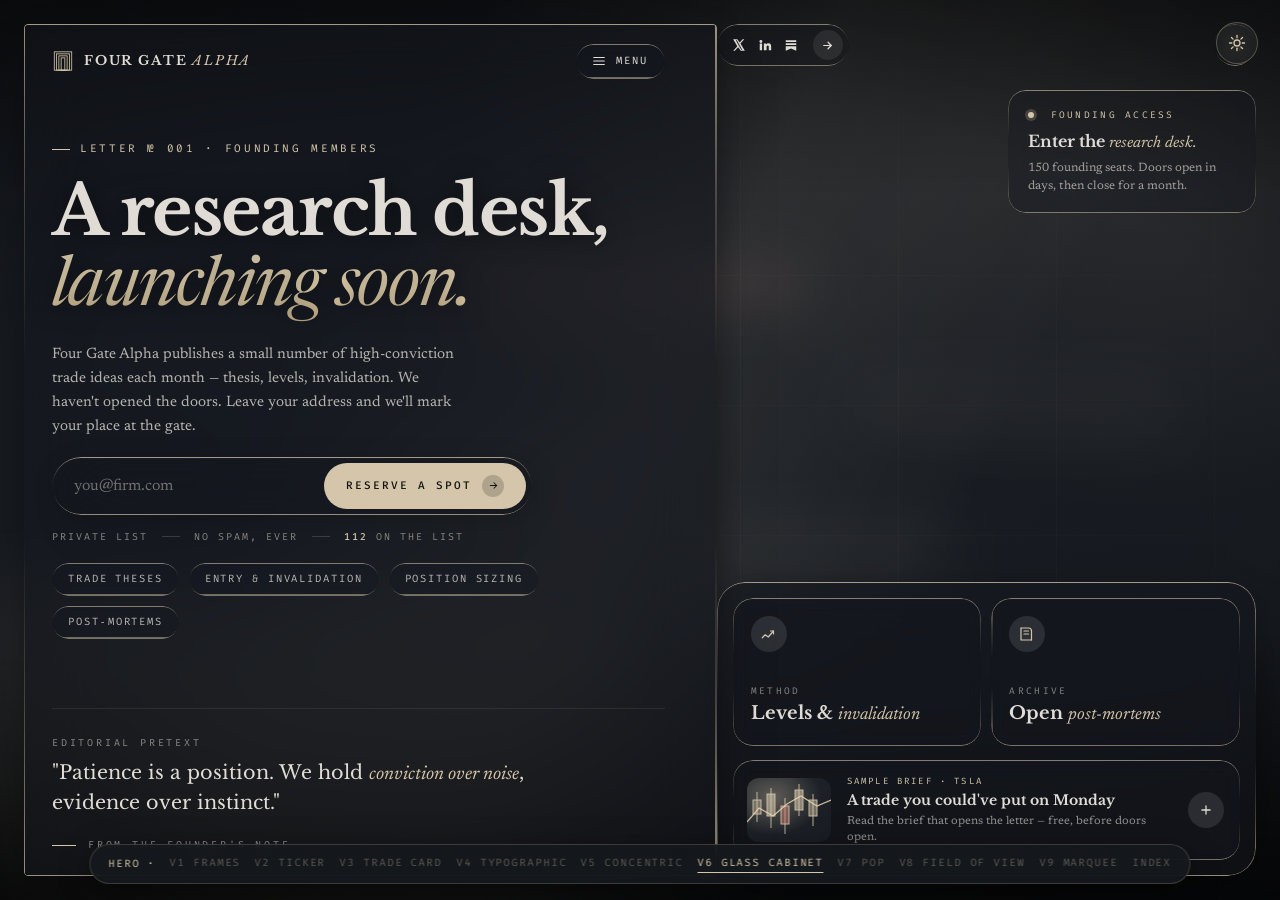
<file: hero-v6.html>
<!doctype html>
<html lang="en">
  <head>
    <meta charset="utf-8" />
    <meta name="viewport" content="width=device-width,initial-scale=1" />
    <title>Hero V6 · Cabinet of Glass (Teaser) — Four Gate Alpha</title>
    <link rel="preconnect" href="https://fonts.googleapis.com" />
    <link rel="preconnect" href="https://fonts.gstatic.com" crossorigin />
    <link
      href="https://fonts.googleapis.com/css2?family=Libre+Baskerville:ital,wght@0,400;0,700;1,400&family=Newsreader:ital,opsz,wght@0,6..72,300;0,6..72,400;0,6..72,500;1,6..72,400&family=Fira+Code:wght@400;500&display=swap"
      rel="stylesheet"
    />
    <link rel="stylesheet" href="shared/teaser.css" />
    <script>
      try { document.documentElement.dataset.theme = localStorage.getItem("fga-theme") === "light" ? "light" : "dark"; } catch (e) { document.documentElement.dataset.theme = "dark"; }
    </script>
    <style>
      /* ============================================================
     v2 — "Cabinet of Glass"
     Two-panel asymmetric split (52 / 48). Liquid-glass morphism
     over the FGA cinematic stage; editorial typography stays put
     and the gold accent reads through every glass layer.
     ============================================================ */
      html,
      body {
        min-height: 100svh;
      }
      body {
        overflow-x: hidden;
      }

      .v2 {
        position: relative;
        min-height: 100svh;
        width: 100%;
        overflow: hidden;
        isolation: isolate;
      }

      /* ── Cinematic stage background ──────────────────────────── */
      .bg {
        position: absolute;
        inset: 0;
        z-index: 0;
        overflow: hidden;
        pointer-events: none;
      }
      .bg .base {
        position: absolute;
        inset: 0;
        background:
          radial-gradient(
            ellipse 80% 60% at 15% 90%,
            color-mix(in srgb, var(--accent-fga) 18%, transparent) 0%,
            transparent 55%
          ),
          radial-gradient(
            ellipse 60% 70% at 90% 15%,
            color-mix(in srgb, var(--accent-fga) 11%, transparent) 0%,
            transparent 60%
          ),
          radial-gradient(
            ellipse 120% 80% at 50% 50%,
            var(--ink-2) 0%,
            var(--ink) 70%
          );
      }
      /* Candles — soft vertical gold blobs that breathe */
      .bg .candles {
        position: absolute;
        inset: 0;
        background-image:
          linear-gradient(
            180deg,
            transparent 0 38%,
            color-mix(in srgb, var(--accent-fga) 22%, transparent) 38% 40%,
            transparent 40% 100%
          ),
          linear-gradient(
            180deg,
            transparent 0 52%,
            color-mix(in srgb, var(--accent-fga) 18%, transparent) 52% 54%,
            transparent 54% 100%
          ),
          linear-gradient(
            180deg,
            transparent 0 30%,
            color-mix(in srgb, #c77a6e 50%, transparent) 30% 33%,
            transparent 33% 100%
          ),
          linear-gradient(
            180deg,
            transparent 0 60%,
            color-mix(in srgb, var(--accent-fga) 24%, transparent) 60% 63%,
            transparent 63% 100%
          ),
          linear-gradient(
            180deg,
            transparent 0 44%,
            color-mix(in srgb, var(--accent-fga) 16%, transparent) 44% 47%,
            transparent 47% 100%
          );
        background-size:
          280px 100%,
          320px 100%,
          360px 100%,
          240px 100%,
          300px 100%;
        background-position:
          8% 0,
          26% 0,
          48% 0,
          68% 0,
          88% 0;
        background-repeat: no-repeat;
        filter: blur(28px);
        opacity: 0.42;
        mix-blend-mode: screen;
        animation: candleBreath 11s ease-in-out infinite;
      }
      @keyframes candleBreath {
        0%,
        100% {
          transform: translateY(0) scaleY(1);
          opacity: 0.35;
        }
        50% {
          transform: translateY(-2%) scaleY(1.04);
          opacity: 0.55;
        }
      }
      /* Slow drifting grid */
      .bg .flow {
        position: absolute;
        inset: -10%;
        background:
          repeating-linear-gradient(
            90deg,
            transparent 0 78px,
            color-mix(in srgb, var(--accent-fga) 7%, transparent) 78px 79px,
            transparent 79px 158px
          ),
          repeating-linear-gradient(
            0deg,
            transparent 0 64px,
            color-mix(in srgb, var(--accent-fga) 4%, transparent) 64px 65px,
            transparent 65px 130px
          );
        mask-image: radial-gradient(
          ellipse 70% 60% at 50% 50%,
          #000 30%,
          transparent 80%
        );
        -webkit-mask-image: radial-gradient(
          ellipse 70% 60% at 50% 50%,
          #000 30%,
          transparent 80%
        );
        animation: gridDrift 32s linear infinite;
        opacity: 0.5;
      }
      @keyframes gridDrift {
        0% {
          transform: translate(0, 0);
        }
        100% {
          transform: translate(-158px, -130px);
        }
      }
      /* Scan sweep */
      .bg .scan {
        position: absolute;
        inset: -20%;
        background: linear-gradient(
          115deg,
          transparent 35%,
          color-mix(in srgb, var(--accent-fga) 12%, transparent) 50%,
          transparent 65%
        );
        mix-blend-mode: screen;
        animation: scan 8s ease-in-out infinite;
        opacity: 0.8;
      }
      @keyframes scan {
        0% {
          transform: translateX(-30%);
          opacity: 0;
        }
        40% {
          opacity: 0.7;
        }
        100% {
          transform: translateX(30%);
          opacity: 0;
        }
      }
      .bg .vignette {
        position: absolute;
        inset: 0;
        background:
          radial-gradient(
            ellipse 100% 80% at 50% 50%,
            transparent 50%,
            rgba(0, 0, 0, 0.55) 100%
          ),
          linear-gradient(
            180deg,
            rgba(0, 0, 0, 0.4) 0%,
            transparent 22%,
            transparent 70%,
            rgba(0, 0, 0, 0.65) 100%
          );
      }

      /* ── Liquid glass — two tiers, FGA-tinted ────────────────── */
      .lg-glass,
      .lg-glass-strong {
        position: relative;
        overflow: hidden;
        isolation: isolate;
        border: none;
      }
      .lg-glass {
        background: color-mix(in srgb, var(--ink) 32%, transparent);
        backdrop-filter: blur(8px) saturate(140%);
        -webkit-backdrop-filter: blur(8px) saturate(140%);
        box-shadow:
          inset 0 1px 1px rgba(255, 255, 255, 0.08),
          inset 0 -1px 1px rgba(0, 0, 0, 0.2);
      }
      .lg-glass-strong {
        background: color-mix(in srgb, var(--ink) 55%, transparent);
        backdrop-filter: blur(32px) saturate(160%);
        -webkit-backdrop-filter: blur(32px) saturate(160%);
        box-shadow:
          4px 4px 24px rgba(0, 0, 0, 0.18),
          inset 0 1px 1px rgba(255, 255, 255, 0.14),
          inset 0 -1px 1px rgba(0, 0, 0, 0.22),
          0 24px 60px -28px rgba(0, 0, 0, 0.65);
      }
      /* Hairline gradient border via mask trick — tinted to gold */
      .lg-glass::before,
      .lg-glass-strong::before {
        content: "";
        position: absolute;
        inset: 0;
        border-radius: inherit;
        padding: 1.4px;
        background: linear-gradient(
          180deg,
          color-mix(in srgb, var(--accent-fga) 55%, transparent) 0%,
          color-mix(in srgb, var(--accent-fga) 18%, transparent) 20%,
          transparent 40%,
          transparent 60%,
          color-mix(in srgb, var(--accent-fga) 18%, transparent) 80%,
          color-mix(in srgb, var(--accent-fga) 55%, transparent) 100%
        );
        -webkit-mask:
          linear-gradient(#fff 0 0) content-box,
          linear-gradient(#fff 0 0);
        -webkit-mask-composite: xor;
        mask-composite: exclude;
        pointer-events: none;
      }
      .lg-glass-strong::before {
        background: linear-gradient(
          180deg,
          color-mix(in srgb, var(--accent-fga) 70%, transparent) 0%,
          color-mix(in srgb, var(--accent-fga) 25%, transparent) 20%,
          transparent 40%,
          transparent 60%,
          color-mix(in srgb, var(--accent-fga) 25%, transparent) 80%,
          color-mix(in srgb, var(--accent-fga) 70%, transparent) 100%
        );
      }

      /* ── Two-panel layout (mobile-first column → row @ 900px) ── */
      .panels {
        position: relative;
        z-index: 10;
        display: flex;
        flex-direction: column;
        min-height: 100svh;
        width: 100%;
      }
      .panel-left {
        flex: 1 1 auto;
        position: relative;
        min-width: 0;
      }
      .panel-right {
        flex: 1 1 auto;
        position: relative;
        min-width: 0;
        padding: 0 14px 16px;
        display: flex;
        flex-direction: column;
        gap: 12px;
      }

      /* Left panel glass overlay frame */
      .left-frame {
        position: absolute;
        inset: 12px;
        border-radius: 6px;
        z-index: 1;
      }
      .left-content {
        position: relative;
        z-index: 2;
        height: 100%;
        display: flex;
        flex-direction: column;
        padding: 22px 22px 26px;
        box-sizing: border-box;
      }

      /* ── Left: top nav row ──────────────────────────────────── */
      .left-nav {
        display: flex;
        align-items: center;
        justify-content: space-between;
        gap: 16px;
      }
      .left-nav .brand-mark .wordmark {
        font-size: 13px;
      }
      .menu-pill {
        display: inline-flex;
        align-items: center;
        gap: 10px;
        padding: 9px 16px;
        border-radius: 999px;
        font-family: var(--font-mono);
        font-size: 10.5px;
        letter-spacing: 0.22em;
        text-transform: uppercase;
        color: var(--text);
        cursor: pointer;
        transition: color 0.18s ease;
      }
      .menu-pill:hover {
        color: var(--accent-fga);
      }
      .menu-pill .ico {
        display: inline-flex;
        width: 14px;
        height: 14px;
        align-items: center;
        justify-content: center;
      }

      /* ── Left: center hero ──────────────────────────────────── */
      .hero-center {
        flex: 1;
        display: flex;
        flex-direction: column;
        align-items: flex-start;
        justify-content: center;
        gap: 18px;
        padding: 28px 0 12px;
      }

      .eyebrow {
        display: inline-flex;
        align-items: center;
        gap: 0;
        font-family: var(--font-mono);
        font-size: 11px;
        letter-spacing: 0.24em;
        text-transform: uppercase;
        color: var(--accent-fga);
      }

      h1.title {
        margin: 0;
        font-family: var(--font-display);
        font-weight: 700;
        font-size: clamp(32px, 9vw, 44px);
        line-height: 1.02;
        letter-spacing: -0.022em;
        color: var(--text);
        max-width: 14ch;
        text-shadow: 0 2px 24px rgba(0, 0, 0, 0.6);
      }
      h1.title em {
        font-family: "Newsreader", Georgia, serif;
        font-style: italic;
        font-weight: 400;
        background: linear-gradient(
          180deg,
          var(--accent-fga) 0%,
          #e9d7b0 50%,
          var(--accent-fga-deep) 100%
        );
        -webkit-background-clip: text;
        background-clip: text;
        -webkit-text-fill-color: transparent;
      }

      .sub {
        margin: 0;
        font-family: var(--font-sans);
        font-size: clamp(15px, 1.15vw, 17px);
        line-height: 1.6;
        color: color-mix(in srgb, var(--text) 78%, transparent);
        max-width: 46ch;
      }

      /* Email form */
      .form {
        width: 100%;
        max-width: 480px;
      }
      .form-row {
        display: flex;
        align-items: stretch;
        flex-direction: column;
        gap: 6px;
        border-radius: 20px;
        padding: 8px;
      }
      .form-row input {
        flex: 1;
        min-width: 0;
        padding: 12px 14px;
        background: transparent;
        border: 0;
        outline: 0;
        color: var(--text);
        font-family: var(--font-sans);
        font-size: 16px;
      }
      .form-row input::placeholder {
        color: color-mix(in srgb, var(--text) 45%, transparent);
      }
      .form-row .submit {
        padding: 12px 22px;
        border-radius: 999px;
        border: 0;
        background: var(--accent-fga);
        color: var(--burnt-umber);
        font-family: var(--font-mono);
        font-size: 11px;
        font-weight: 500;
        letter-spacing: 0.18em;
        text-transform: uppercase;
        display: inline-flex;
        align-items: center;
        gap: 10px;
        transition:
          background 0.18s ease,
          color 0.18s ease,
          transform 0.18s ease;
        white-space: nowrap;
      }
      .form-row .submit {
        justify-content: center;
      }
      .form-row .submit:hover {
        background: var(--bone-white);
      }
      .form-row .submit:active {
        transform: translateY(1px);
      }
      .form-row .submit .arrow {
        display: inline-flex;
        align-items: center;
        justify-content: center;
        width: 22px;
        height: 22px;
        border-radius: 50%;
        background: rgba(18, 19, 14, 0.2);
        transition: transform 0.2s ease;
      }
      .form-row .submit:hover .arrow {
        transform: translateX(3px);
      }
      .form-row .submit:disabled {
        opacity: 0.55;
        cursor: not-allowed;
        background: var(--accent-fga-deep);
      }

      .form-meta {
        margin-top: 14px;
        display: flex;
        flex-wrap: wrap;
        align-items: center;
        gap: 8px 14px;
        font-family: var(--font-mono);
        font-size: 10px;
        letter-spacing: 0.2em;
        text-transform: uppercase;
        color: color-mix(in srgb, var(--text) 55%, transparent);
      }
      .form-meta .sep {
        width: 18px;
        height: 1px;
        background: var(--hairline-strong);
        display: inline-block;
      }
      .form-meta strong {
        color: var(--accent-fga);
        font-weight: 500;
      }
      .form.success input {
        color: var(--accent-fga);
      }
      .success-msg {
        margin-top: 12px;
        font-family: var(--font-mono);
        font-size: 11px;
        letter-spacing: 0.18em;
        text-transform: uppercase;
        color: var(--accent-fga);
      }

      /* Chip row */
      .chips {
        display: inline-flex;
        flex-wrap: wrap;
        gap: 10px;
      }
      .chip {
        padding: 8px 16px;
        border-radius: 999px;
        font-family: var(--font-mono);
        font-size: 10.5px;
        letter-spacing: 0.18em;
        text-transform: uppercase;
        color: color-mix(in srgb, var(--text) 80%, transparent);
        transition: color 0.18s ease;
        cursor: default;
      }
      .chip:hover {
        color: var(--accent-fga);
      }

      /* Left: bottom archival caption */
      .archive-caption {
        margin-top: 24px;
        padding-top: 26px;
        border-top: 1px solid var(--hairline);
      }
      .archive-caption .kicker {
        font-family: var(--font-mono);
        font-size: 10px;
        letter-spacing: 0.28em;
        text-transform: uppercase;
        color: color-mix(in srgb, var(--text) 55%, transparent);
      }
      .archive-caption .quote {
        margin: 8px 0 12px;
        font-family: var(--font-display);
        font-weight: 400;
        font-size: clamp(16px, 1.5vw, 20px);
        line-height: 1.45;
        color: var(--text);
        max-width: 36ch;
      }
      .archive-caption .quote em {
        font-family: "Newsreader", Georgia, serif;
        font-style: italic;
        color: var(--accent-fga);
      }
      .archive-caption .byline {
        display: inline-flex;
        align-items: center;
        gap: 12px;
        font-family: var(--font-mono);
        font-size: 10px;
        letter-spacing: 0.28em;
        text-transform: uppercase;
        color: color-mix(in srgb, var(--text) 60%, transparent);
      }
      .archive-caption .byline .rule {
        width: 24px;
        height: 1px;
        background: var(--accent-fga);
        display: inline-block;
      }

      /* ── Right panel ────────────────────────────────────────── */
      .right-top {
        display: flex;
        align-items: center;
        justify-content: space-between;
        gap: 12px;
      }
      .social-pill {
        display: inline-flex;
        align-items: center;
        gap: 8px;
        padding: 6px 6px 6px 14px;
        border-radius: 999px;
      }
      .social-pill .icons {
        display: inline-flex;
        align-items: center;
        gap: 10px;
      }
      .social-pill a {
        color: var(--text);
        transition:
          color 0.18s ease,
          transform 0.18s ease;
        width: 16px;
        height: 16px;
        display: inline-flex;
        align-items: center;
        justify-content: center;
      }
      .social-pill a:hover {
        color: var(--accent-fga);
        transform: translateY(-1px);
      }
      .social-pill .arrow-btn {
        margin-left: 6px;
        width: 30px;
        height: 30px;
        border-radius: 50%;
        background: rgba(255, 255, 255, 0.08);
        display: inline-flex;
        align-items: center;
        justify-content: center;
        color: var(--text);
        transition:
          background 0.18s ease,
          color 0.18s ease;
      }
      .social-pill .arrow-btn:hover {
        background: var(--accent-fga);
        color: var(--burnt-umber);
      }

      .account-btn {
        width: 42px;
        height: 42px;
        border-radius: 50%;
        display: inline-flex;
        align-items: center;
        justify-content: center;
        color: var(--accent-fga);
        transition:
          color 0.18s ease,
          transform 0.18s ease;
      }
      .account-btn:hover {
        color: var(--bone-white);
        transform: translateY(-1px);
      }

      /* Community card */
      .community-card {
        width: 100%;
        padding: 16px 18px;
        border-radius: 18px;
      }
      .community-card .label {
        font-family: var(--font-mono);
        font-size: 9.5px;
        letter-spacing: 0.24em;
        text-transform: uppercase;
        color: var(--accent-fga);
      }
      .community-card .title {
        margin: 8px 0 6px;
        font-family: var(--font-display);
        font-weight: 700;
        font-size: 16px;
        line-height: 1.25;
        color: var(--text);
      }
      .community-card .title em {
        font-family: "Newsreader", Georgia, serif;
        font-style: italic;
        font-weight: 400;
        color: var(--accent-fga);
      }
      .community-card .desc {
        font-size: 12px;
        line-height: 1.5;
        color: color-mix(in srgb, var(--text) 65%, transparent);
      }

      /* Bottom feature container */
      .feature-stack {
        padding: 12px;
        border-radius: 24px;
        display: flex;
        flex-direction: column;
        gap: 12px;
      }
      .feature-row {
        display: grid;
        grid-template-columns: 1fr 1fr;
        gap: 10px;
      }
      .feature-mini {
        padding: 14px 14px 16px;
        border-radius: 18px;
        display: flex;
        flex-direction: column;
        gap: 22px;
        min-height: 120px;
      }
      .feature-mini .ico-circle {
        width: 36px;
        height: 36px;
        border-radius: 50%;
        background: rgba(255, 255, 255, 0.1);
        display: inline-flex;
        align-items: center;
        justify-content: center;
        color: var(--accent-fga);
      }
      .feature-mini .lbl {
        font-family: var(--font-mono);
        font-size: 9.5px;
        letter-spacing: 0.24em;
        text-transform: uppercase;
        color: color-mix(in srgb, var(--text) 55%, transparent);
        margin-bottom: 4px;
      }
      .feature-mini .title {
        font-family: var(--font-display);
        font-weight: 700;
        font-size: 18px;
        line-height: 1.15;
        color: var(--text);
      }
      .feature-mini .title em {
        font-family: "Newsreader", Georgia, serif;
        font-style: italic;
        font-weight: 400;
        color: var(--accent-fga);
      }

      .feature-hero {
        display: grid;
        grid-template-columns: 84px 1fr auto;
        align-items: center;
        gap: 16px;
        padding: 14px 16px 14px 14px;
        border-radius: 20px;
      }
      .feature-hero .thumb {
        width: 84px;
        height: 64px;
        border-radius: 12px;
        overflow: hidden;
        position: relative;
        background:
          radial-gradient(
            ellipse at 30% 30%,
            color-mix(in srgb, var(--accent-fga) 35%, transparent) 0%,
            transparent 60%
          ),
          linear-gradient(135deg, var(--ink-3), var(--ink-2));
        isolation: isolate;
      }
      /* SVG illustration in the thumb: a stylised "candle chart cluster" */
      .feature-hero .thumb svg {
        position: absolute;
        inset: 0;
        width: 100%;
        height: 100%;
      }
      .feature-hero .copy {
        min-width: 0;
      }
      .feature-hero .copy .lbl {
        font-family: var(--font-mono);
        font-size: 9px;
        letter-spacing: 0.24em;
        text-transform: uppercase;
        color: var(--accent-fga);
      }
      .feature-hero .copy .title {
        margin-top: 4px;
        font-family: var(--font-display);
        font-weight: 700;
        font-size: 14px;
        line-height: 1.25;
        color: var(--text);
      }
      .feature-hero .copy .desc {
        margin-top: 4px;
        font-size: 11.5px;
        line-height: 1.4;
        color: color-mix(in srgb, var(--text) 60%, transparent);
      }
      .feature-hero .plus {
        width: 36px;
        height: 36px;
        border-radius: 50%;
        background: rgba(255, 255, 255, 0.1);
        display: inline-flex;
        align-items: center;
        justify-content: center;
        color: var(--text);
        transition:
          background 0.18s ease,
          color 0.18s ease,
          transform 0.18s ease;
        cursor: pointer;
      }
      .feature-hero .plus:hover {
        background: var(--accent-fga);
        color: var(--burnt-umber);
        transform: rotate(90deg);
      }

      /* Hover lifts on glass surfaces */
      .lift {
        transition: transform 0.25s cubic-bezier(0.2, 0.7, 0.2, 1);
      }
      .lift:hover {
        transform: translateY(-2px);
      }

      /* ── Responsive (progressive enhancement) ───────────────── */

      /* Small tablets ≥ 560px — give the form its pill row back */
      @media (min-width: 560px) {
        .left-frame {
          inset: 16px;
        }
        .left-content {
          padding: 28px 32px 32px;
          gap: 22px;
        }
        h1.title {
          font-size: clamp(38px, 7vw, 56px);
        }
        .form-row {
          flex-direction: row;
          align-items: stretch;
          gap: 0;
          padding: 6px 6px 6px 22px;
          border-radius: 999px;
        }
        .form-row input {
          padding: 12px 0;
        }
        .form-row .submit {
          padding: 12px 22px;
        }
        .panel-right {
          padding: 0 16px 18px;
        }
      }

      /* Tablet ≥ 760px — feature stack grows; community card shrinks back */
      @media (min-width: 760px) {
        h1.title {
          font-size: clamp(44px, 6vw, 64px);
        }
        .feature-mini {
          min-height: 140px;
          padding: 16px 16px 18px;
          gap: 28px;
        }
        .feature-mini .title {
          font-size: 18px;
        }
      }

      /* Desktop ≥ 900px — side-by-side panels */
      @media (min-width: 900px) {
        .panels {
          flex-direction: row;
        }
        .panel-left {
          flex: 0 0 56%;
        }
        .panel-right {
          flex: 0 0 44%;
          padding: 24px 24px 24px 0;
          gap: 16px;
        }
        .left-frame {
          inset: 24px 0 24px 24px;
          border-radius: 4px;
        }
        .left-content {
          padding: 36px 44px 36px;
          gap: 24px;
        }
        .community-card {
          margin-left: auto;
          margin-top: 8px;
          width: 248px;
          padding: 18px 20px;
        }
        .feature-stack {
          margin-top: auto;
          padding: 16px;
          border-radius: 28px;
          gap: 14px;
        }
        .feature-mini {
          padding: 18px 18px 20px;
          border-radius: 20px;
          gap: 32px;
          min-height: 142px;
        }
        h1.title {
          font-size: clamp(40px, 5.4vw, 64px);
        }
      }

      /* Wide ≥ 1200px — headline scales up to the original size */
      @media (min-width: 1200px) {
        h1.title {
          font-size: clamp(56px, 5.4vw, 76px);
        }
        .left-content {
          padding: 44px 52px;
        }
      }
    </style>
  </head>
  <body>
    <div class="v2" data-screen-label="01 Teaser v2">
      <!-- ── Background ── -->
      <div class="bg" aria-hidden="true">
        <div class="base"></div>
        <div class="candles"></div>
        <div class="flow"></div>
        <div class="scan"></div>
        <div class="vignette"></div>
      </div>

      <!-- ── Panels ── -->
      <div class="panels">
        <!-- ─────────── LEFT PANEL ─────────── -->
        <section class="panel-left">
          <div class="left-frame lg-glass-strong"></div>

          <div class="left-content">
            <!-- Nav -->
            <nav class="left-nav rise rise-1">
              <a href="#" class="brand-mark" aria-label="Four Gate Alpha">
                <svg
                  width="22"
                  height="22"
                  viewBox="0 0 24 24"
                  fill="none"
                  aria-hidden="true"
                >
                  <rect
                    x="2.5"
                    y="2"
                    width="19"
                    height="20"
                    stroke="currentColor"
                    stroke-width="0.9"
                  />
                  <rect
                    x="5"
                    y="4.2"
                    width="14"
                    height="17.8"
                    stroke="currentColor"
                    stroke-width="0.9"
                  />
                  <rect
                    x="7.5"
                    y="6.4"
                    width="9"
                    height="15.6"
                    stroke="currentColor"
                    stroke-width="0.9"
                  />
                  <rect
                    x="10"
                    y="8.6"
                    width="4"
                    height="13.4"
                    stroke="currentColor"
                    stroke-width="0.9"
                  />
                </svg>
                <span class="wordmark">Four Gate <em>Alpha</em></span>
              </a>

              <button class="menu-pill lg-glass" type="button">
                <span class="ico">
                  <svg
                    width="14"
                    height="14"
                    viewBox="0 0 24 24"
                    fill="none"
                    stroke="currentColor"
                    stroke-width="2"
                    stroke-linecap="round"
                  >
                    <line x1="3" y1="6" x2="21" y2="6" />
                    <line x1="3" y1="12" x2="21" y2="12" />
                    <line x1="3" y1="18" x2="21" y2="18" />
                  </svg>
                </span>
                Menu
              </button>
            </nav>

            <!-- Center hero -->
            <div class="hero-center">
              <span class="eyebrow rise rise-2">
                <span class="pip"></span>Letter № 001 · Founding Members
              </span>

              <h1 class="title rise rise-3">
                A research desk, <em>launching soon.</em>
              </h1>

              <p class="sub rise rise-4">
                Four Gate Alpha publishes a small number of high‑conviction
                trade ideas each month — thesis, levels, invalidation. We
                haven't opened the doors. Leave your address and we'll mark your
                place at the gate.
              </p>

              <form class="form rise rise-5" id="waitlist" novalidate>
                <div class="form-row lg-glass-strong">
                  <input
                    type="email"
                    aria-label="Email address"
                    placeholder="you@firm.com"
                    autocomplete="email"
                    required
                  />
                  <button type="submit" class="submit" id="submit-btn">
                    Reserve a spot
                    <span class="arrow" aria-hidden="true">
                      <svg
                        width="11"
                        height="11"
                        viewBox="0 0 24 24"
                        fill="none"
                        stroke="currentColor"
                        stroke-width="2.2"
                        stroke-linecap="round"
                        stroke-linejoin="round"
                      >
                        <line x1="5" y1="12" x2="19" y2="12" />
                        <polyline points="13 6 19 12 13 18" />
                      </svg>
                    </span>
                  </button>
                </div>
                <div class="form-meta">
                  <span>Private list</span>
                  <span class="sep"></span>
                  <span>No spam, ever</span>
                  <span class="sep"></span>
                  <span><strong>112</strong> on the list</span>
                </div>
                <div class="success-msg" id="success-msg" hidden>
                  ✓ Confirmed — you'll hear from us first.
                </div>
              </form>

              <div class="chips rise rise-6" aria-label="What you'll receive">
                <span class="chip lg-glass">Trade theses</span>
                <span class="chip lg-glass">Entry &amp; Invalidation</span>
                <span class="chip lg-glass">Position sizing</span>
                <span class="chip lg-glass">Post‑mortems</span>
              </div>
            </div>

            <!-- Archival caption -->
            <div class="archive-caption rise rise-7">
              <div class="kicker">Editorial Pretext</div>
              <p class="quote">
                "Patience is a position. We hold <em>conviction over noise</em>,
                evidence over instinct."
              </p>
              <div class="byline">
                <span class="rule"></span>
                From the founder's note
              </div>
            </div>
          </div>
        </section>

        <!-- ─────────── RIGHT PANEL ─────────── -->
        <aside class="panel-right">
          <!-- Top: socials + account -->
          <div class="right-top rise rise-2">
            <div class="social-pill lg-glass">
              <div class="icons">
                <a href="#" aria-label="X / Twitter" title="X">
                  <svg
                    width="14"
                    height="14"
                    viewBox="0 0 24 24"
                    fill="currentColor"
                  >
                    <path
                      d="M18.244 2H21l-6.51 7.44L22 22h-6.91l-4.62-6.04L4.9 22H2.14l6.97-7.96L2 2h7.05l4.18 5.55L18.244 2Zm-2.42 18h1.74L8.27 4h-1.83l9.384 16Z"
                    />
                  </svg>
                </a>
                <a href="#" aria-label="LinkedIn" title="LinkedIn">
                  <svg
                    width="14"
                    height="14"
                    viewBox="0 0 24 24"
                    fill="currentColor"
                  >
                    <path
                      d="M4.98 3.5a2.5 2.5 0 1 1 0 5 2.5 2.5 0 0 1 0-5ZM3 9.5h4V21H3V9.5ZM10 9.5h3.84v1.6h.06c.54-1 1.86-2.04 3.82-2.04 4.08 0 4.84 2.68 4.84 6.18V21H18.5v-5.16c0-1.24-.02-2.84-1.74-2.84-1.74 0-2.02 1.36-2.02 2.76V21H10V9.5Z"
                    />
                  </svg>
                </a>
                <a href="#" aria-label="Substack" title="Substack">
                  <svg
                    width="14"
                    height="14"
                    viewBox="0 0 24 24"
                    fill="currentColor"
                  >
                    <path
                      d="M3 4h18v3H3V4Zm0 5h18v3H3V9Zm0 5h18v8l-9-4-9 4v-8Z"
                    />
                  </svg>
                </a>
              </div>
              <a class="arrow-btn" href="#" aria-label="Open social">
                <svg
                  width="13"
                  height="13"
                  viewBox="0 0 24 24"
                  fill="none"
                  stroke="currentColor"
                  stroke-width="2.2"
                  stroke-linecap="round"
                  stroke-linejoin="round"
                >
                  <line x1="5" y1="12" x2="19" y2="12" />
                  <polyline points="13 6 19 12 13 18" />
                </svg>
              </a>
            </div>

            <button
              class="account-btn lg-glass"
              type="button"
              aria-label="Account"
            >
              <svg
                width="16"
                height="16"
                viewBox="0 0 24 24"
                fill="none"
                stroke="currentColor"
                stroke-width="1.6"
                stroke-linecap="round"
                stroke-linejoin="round"
              >
                <path
                  d="M12 3l1.7 4.6L18 9l-4.3 1.4L12 15l-1.7-4.6L6 9l4.3-1.4L12 3z"
                />
                <path
                  d="M19 14l.9 2.4L22 17l-2.1.6L19 20l-.9-2.4L16 17l2.1-.6L19 14z"
                />
              </svg>
            </button>
          </div>

          <!-- Community card -->
          <div class="community-card lg-glass rise rise-3">
            <div class="label">
              <span class="status-dot"></span> &nbsp;Founding access
            </div>
            <div class="title">Enter the <em>research desk.</em></div>
            <div class="desc">
              150 founding seats. Doors open in days, then close for a month.
            </div>
          </div>

          <!-- Feature stack -->
          <div class="feature-stack lg-glass-strong rise rise-5">
            <div class="feature-row">
              <div class="feature-mini lg-glass lift">
                <span class="ico-circle">
                  <svg
                    width="18"
                    height="18"
                    viewBox="0 0 24 24"
                    fill="none"
                    stroke="currentColor"
                    stroke-width="1.6"
                    stroke-linecap="round"
                    stroke-linejoin="round"
                  >
                    <path d="M3 17l4-4 4 3 7-8" />
                    <polyline points="14 8 18 8 18 12" />
                  </svg>
                </span>
                <div>
                  <div class="lbl">Method</div>
                  <div class="title">Levels &amp; <em>invalidation</em></div>
                </div>
              </div>

              <div class="feature-mini lg-glass lift">
                <span class="ico-circle">
                  <svg
                    width="18"
                    height="18"
                    viewBox="0 0 24 24"
                    fill="none"
                    stroke="currentColor"
                    stroke-width="1.6"
                    stroke-linecap="round"
                    stroke-linejoin="round"
                  >
                    <path d="M4 4h10a4 4 0 0 1 4 4v12" />
                    <path d="M4 4v16h14" />
                    <path d="M8 8h6M8 12h6" />
                  </svg>
                </span>
                <div>
                  <div class="lbl">Archive</div>
                  <div class="title">Open <em>post‑mortems</em></div>
                </div>
              </div>
            </div>

            <div class="feature-hero lg-glass lift">
              <div class="thumb" aria-hidden="true">
                <!-- Stylised candle cluster -->
                <svg viewBox="0 0 84 64" preserveAspectRatio="xMidYMid slice">
                  <g
                    stroke="rgba(212,197,169,0.85)"
                    stroke-width="1"
                    fill="none"
                  >
                    <line x1="10" y1="14" x2="10" y2="44" />
                    <rect
                      x="6"
                      y="22"
                      width="8"
                      height="14"
                      fill="rgba(212,197,169,0.35)"
                    />
                    <line x1="24" y1="10" x2="24" y2="50" />
                    <rect
                      x="20"
                      y="16"
                      width="8"
                      height="22"
                      fill="rgba(212,197,169,0.55)"
                    />
                    <line x1="38" y1="20" x2="38" y2="56" />
                    <rect
                      x="34"
                      y="28"
                      width="8"
                      height="18"
                      fill="rgba(199,122,110,0.5)"
                    />
                    <line x1="52" y1="6" x2="52" y2="38" />
                    <rect
                      x="48"
                      y="12"
                      width="8"
                      height="20"
                      fill="rgba(212,197,169,0.55)"
                    />
                    <line x1="66" y1="16" x2="66" y2="48" />
                    <rect
                      x="62"
                      y="22"
                      width="8"
                      height="16"
                      fill="rgba(212,197,169,0.45)"
                    />
                  </g>
                  <path
                    d="M0,44 L12,30 L26,38 L40,26 L54,18 L70,28 L84,22"
                    stroke="#e9d7b0"
                    stroke-width="1.2"
                    fill="none"
                    opacity="0.85"
                  />
                </svg>
              </div>
              <div class="copy">
                <div class="lbl">Sample brief · TSLA</div>
                <div class="title">A trade you could've put on Monday</div>
                <div class="desc">
                  Read the brief that opens the letter — free, before doors
                  open.
                </div>
              </div>
              <span class="plus" title="Open sample">
                <svg
                  width="14"
                  height="14"
                  viewBox="0 0 24 24"
                  fill="none"
                  stroke="currentColor"
                  stroke-width="2.2"
                  stroke-linecap="round"
                >
                  <line x1="12" y1="5" x2="12" y2="19" />
                  <line x1="5" y1="12" x2="19" y2="12" />
                </svg>
              </span>
            </div>
          </div>
        </aside>
      </div>
    </div>

    <script>
      // ────────────────────────────────────────────────────────────
      // Email capture — local-only acknowledgement.
      // ────────────────────────────────────────────────────────────
      const form = document.getElementById("waitlist");
      const btn = document.getElementById("submit-btn");
      const success = document.getElementById("success-msg");
      const input = form.querySelector("input[type=email]");

      form.addEventListener("submit", (e) => {
        e.preventDefault();
        const email = input.value.trim();
        if (!email || !/^[^\s@]+@[^\s@]+\.[^\s@]+$/.test(email)) {
          input.focus();
          form.classList.remove("success");
          return;
        }
        btn.disabled = true;
        btn.innerHTML = "Sending…";
        setTimeout(() => {
          form.classList.add("success");
          success.hidden = false;
          btn.innerHTML = "Confirmed ✓";
          input.value = "";
          input.placeholder = "Thanks — you're on the list.";
        }, 600);
      });
    </script>

    <style id="fga-light-overrides">
      /* Light-mode overrides for hardcoded values across all teaser versions */
      :root[data-theme="light"] body,
      :root[data-theme="light"] html {
        background: var(--ink);
        color: var(--text);
      }
      :root[data-theme="light"] .v1,
      :root[data-theme="light"] .v2,
      :root[data-theme="light"] .v3,
      :root[data-theme="light"] .v4,
      :root[data-theme="light"] .v5 {
        background: var(--ink);
        color: var(--text);
      }

      /* Flip white tints on glass to subtle dark tints */
      :root[data-theme="light"] .liquid,
      :root[data-theme="light"] .glass,
      :root[data-theme="light"] .lg-glass,
      :root[data-theme="light"] .lg-glass-strong {
        background: rgba(42, 39, 34, 0.04) !important;
        box-shadow: inset 0 1px 1px rgba(255, 255, 255, 0.55) !important;
      }
      :root[data-theme="light"] .liquid::before,
      :root[data-theme="light"] .glass::before {
        background: linear-gradient(
          180deg,
          rgba(138, 111, 42, 0.55) 0%,
          rgba(138, 111, 42, 0.18) 22%,
          rgba(138, 111, 42, 0) 45%,
          rgba(138, 111, 42, 0) 60%,
          rgba(138, 111, 42, 0.18) 82%,
          rgba(138, 111, 42, 0.55) 100%
        ) !important;
      }

      /* Soften the dark vignettes / veils in light mode */
      :root[data-theme="light"] .stage .vignette,
      :root[data-theme="light"] .stage .veil,
      :root[data-theme="light"] .stage .floor,
      :root[data-theme="light"] .bg .vignette {
        background: linear-gradient(
          180deg,
          rgba(244, 236, 219, 0.55) 0%,
          transparent 25%,
          transparent 75%,
          rgba(244, 236, 219, 0.65) 100%
        ) !important;
        mix-blend-mode: normal !important;
      }
      :root[data-theme="light"] .stage .base,
      :root[data-theme="light"] .bg .base {
        background:
          radial-gradient(
            ellipse 80% 60% at 15% 90%,
            rgba(138, 111, 42, 0.18) 0%,
            transparent 55%
          ),
          radial-gradient(
            ellipse 60% 70% at 90% 15%,
            rgba(167, 70, 56, 0.12) 0%,
            transparent 60%
          ),
          radial-gradient(ellipse 120% 80% at 50% 50%, #f4ecdb 0%, #e7dcc4 70%) !important;
      }

      /* Buttons that hardcode dark text on gold pill - keep contrast */
      :root[data-theme="light"] .btn-primary,
      :root[data-theme="light"] .cta-primary,
      :root[data-theme="light"] .form-row .submit,
      :root[data-theme="light"] .email-row .submit,
      :root[data-theme="light"] .pill .badge,
      :root[data-theme="light"] .tag-pill .new {
        color: #f4ecdb !important;
      }
      :root[data-theme="light"] .email-row .submit {
        background: var(--accent-fga-deep) !important;
        color: #f4ecdb !important;
      }

      /* Headline text-shadow becomes too heavy on light bg */
      :root[data-theme="light"] h1.title,
      :root[data-theme="light"] h1.head {
        text-shadow: none !important;
      }

      /* Ticker tape strip readability */
      :root[data-theme="light"] .ticker .strip {
        color: rgba(42, 39, 34, 0.7) !important;
      }
      :root[data-theme="light"] .ticker .strip .down {
        color: #a74638 !important;
      }
      :root[data-theme="light"] .ticker .strip .up {
        color: #8a6f2a !important;
      }
    </style>
    <script src="shared/theme-toggle.js" defer></script>

    <nav class="variant-badge">
      <span class="label">Hero ·</span>
      <a href="hero-v1.html">V1 Frames</a>
      <a href="hero-v2.html">V2 Ticker</a>
      <a href="hero-v3.html">V3 Trade Card</a>
      <a href="hero-v4.html">V4 Typographic</a>
      <a href="hero-v5.html">V5 Concentric</a>
      <a href="hero-v6.html" class="is-active">V6 Glass Cabinet</a>
      <a href="hero-v7.html">V7 Pop</a>
      <a href="hero-v8.html">V8 Field of View</a>
      <a href="hero-v9.html">V9 Marquee</a>
      <a href="index.html">Index</a>
    </nav>
  </body>
</html>
</file>
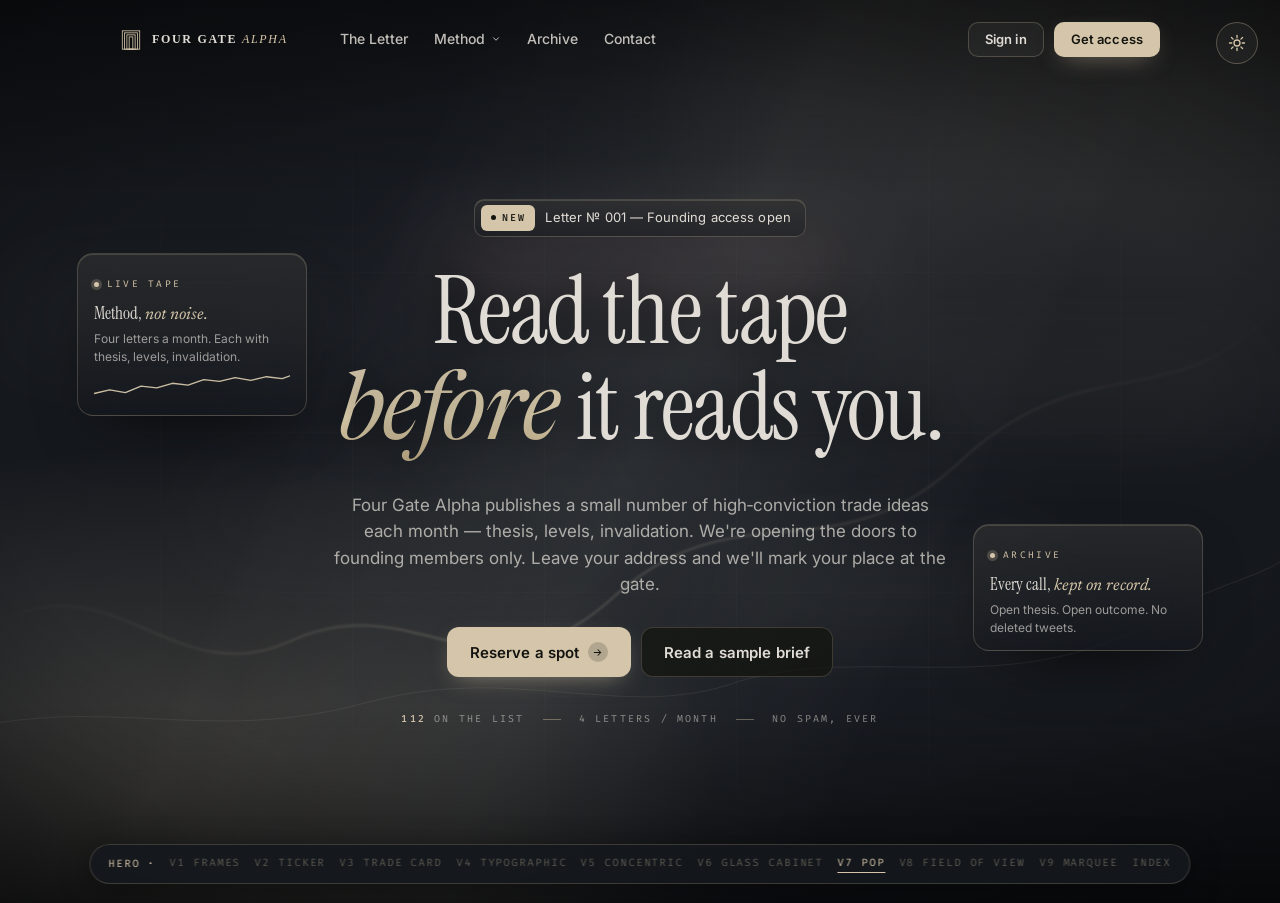
<file: hero-v7.html>
<!doctype html>
<html lang="en">
  <head>
    <meta charset="utf-8" />
    <meta name="viewport" content="width=device-width,initial-scale=1" />
    <title>Hero V7 · Pop (Teaser) — Four Gate Alpha</title>
    <link rel="preconnect" href="https://fonts.googleapis.com" />
    <link rel="preconnect" href="https://fonts.gstatic.com" crossorigin />
    <link
      href="https://fonts.googleapis.com/css2?family=Instrument+Serif:ital@0;1&family=Newsreader:ital,opsz,wght@0,6..72,400;1,6..72,400&family=Inter:wght@400;500;600&family=Fira+Code:wght@400;500&display=swap"
      rel="stylesheet"
    />
    <link rel="stylesheet" href="shared/teaser.css" />
    <script>
      try { document.documentElement.dataset.theme = localStorage.getItem("fga-theme") === "light" ? "light" : "dark"; } catch (e) { document.documentElement.dataset.theme = "dark"; }
    </script>
    <style>
      /* ============================================================
     v3 — "Pop"
     Centered, full-bleed hero. Editorial Four Gate palette,
     cinematic candle-flow stage, glass pill, italic emphasis,
     dual CTAs, floating accent cards. Mobile-first.
     ============================================================ */
      html,
      body {
        min-height: 100svh;
      }
      body {
        overflow-x: hidden;
        font-family: "Inter", system-ui, sans-serif;
      }

      .v3 {
        position: relative;
        min-height: 100svh;
        width: 100%;
        overflow: hidden;
        isolation: isolate;
        --display: "Instrument Serif", "Libre Baskerville", Georgia, serif;
        --italic: "Newsreader", Georgia, serif;
        --ui: "Inter", system-ui, sans-serif;
        --mono: var(--font-mono);
      }

      /* ── Stage ────────────────────────────────────────────────── */
      .stage {
        position: absolute;
        inset: 0;
        z-index: 0;
        overflow: hidden;
        pointer-events: none;
      }
      .stage .base {
        position: absolute;
        inset: 0;
        background:
          radial-gradient(
            ellipse 80% 70% at 12% 88%,
            color-mix(in srgb, var(--accent-fga) 22%, transparent) 0%,
            transparent 55%
          ),
          radial-gradient(
            ellipse 70% 70% at 92% 10%,
            color-mix(in srgb, var(--accent-fga) 14%, transparent) 0%,
            transparent 60%
          ),
          radial-gradient(
            ellipse 50% 90% at 50% 50%,
            #1a1f26 0%,
            var(--ink) 70%
          );
      }
      .stage .candles {
        position: absolute;
        inset: 0;
        background-image:
          linear-gradient(
            180deg,
            transparent 0 34%,
            color-mix(in srgb, var(--accent-fga) 26%, transparent) 34% 36%,
            transparent 36% 100%
          ),
          linear-gradient(
            180deg,
            transparent 0 56%,
            color-mix(in srgb, var(--accent-fga) 20%, transparent) 56% 58%,
            transparent 58% 100%
          ),
          linear-gradient(
            180deg,
            transparent 0 28%,
            color-mix(in srgb, #c77a6e 55%, transparent) 28% 31%,
            transparent 31% 100%
          ),
          linear-gradient(
            180deg,
            transparent 0 64%,
            color-mix(in srgb, var(--accent-fga) 26%, transparent) 64% 67%,
            transparent 67% 100%
          ),
          linear-gradient(
            180deg,
            transparent 0 42%,
            color-mix(in srgb, var(--accent-fga) 18%, transparent) 42% 45%,
            transparent 45% 100%
          );
        background-size:
          320px 100%,
          360px 100%,
          400px 100%,
          280px 100%,
          340px 100%;
        background-position:
          4% 0,
          24% 0,
          50% 0,
          74% 0,
          94% 0;
        background-repeat: no-repeat;
        filter: blur(40px);
        opacity: 0.55;
        mix-blend-mode: screen;
        animation: candleBreath 11s ease-in-out infinite;
      }
      @keyframes candleBreath {
        0%,
        100% {
          transform: translateY(0) scaleY(1);
          opacity: 0.45;
        }
        50% {
          transform: translateY(-2%) scaleY(1.04);
          opacity: 0.65;
        }
      }
      /* Sweeping market-line motif (SVG layered) */
      .stage .line {
        position: absolute;
        inset: 0;
        width: 100%;
        height: 100%;
        opacity: 0.45;
        mix-blend-mode: screen;
      }
      .stage .grid {
        position: absolute;
        inset: -10%;
        background:
          repeating-linear-gradient(
            90deg,
            transparent 0 96px,
            color-mix(in srgb, var(--accent-fga) 6%, transparent) 96px 97px,
            transparent 97px 192px
          ),
          repeating-linear-gradient(
            0deg,
            transparent 0 80px,
            color-mix(in srgb, var(--accent-fga) 4%, transparent) 80px 81px,
            transparent 81px 160px
          );
        mask-image: radial-gradient(
          ellipse 70% 60% at 50% 50%,
          #000 30%,
          transparent 80%
        );
        -webkit-mask-image: radial-gradient(
          ellipse 70% 60% at 50% 50%,
          #000 30%,
          transparent 80%
        );
        animation: gridDrift 36s linear infinite;
        opacity: 0.42;
      }
      @keyframes gridDrift {
        0% {
          transform: translate(0, 0);
        }
        100% {
          transform: translate(-192px, -160px);
        }
      }
      .stage .scan {
        position: absolute;
        inset: -20%;
        background: linear-gradient(
          115deg,
          transparent 35%,
          color-mix(in srgb, var(--accent-fga) 14%, transparent) 50%,
          transparent 65%
        );
        mix-blend-mode: screen;
        animation: scan 8s ease-in-out infinite;
        opacity: 0.6;
      }
      @keyframes scan {
        0% {
          transform: translateX(-30%);
          opacity: 0;
        }
        40% {
          opacity: 0.8;
        }
        100% {
          transform: translateX(30%);
          opacity: 0;
        }
      }
      .stage .vignette {
        position: absolute;
        inset: 0;
        background:
          radial-gradient(
            ellipse 100% 80% at 50% 50%,
            transparent 50%,
            rgba(0, 0, 0, 0.6) 100%
          ),
          linear-gradient(
            180deg,
            rgba(0, 0, 0, 0.4) 0%,
            transparent 22%,
            transparent 78%,
            rgba(0, 0, 0, 0.5) 100%
          );
      }

      /* ── Glass primitive ───────────────────────────────────────── */
      .glass {
        background: linear-gradient(
          180deg,
          color-mix(in srgb, var(--accent-fga) 9%, rgba(20, 23, 28, 0.55)) 0%,
          rgba(20, 23, 28, 0.4) 100%
        );
        backdrop-filter: blur(18px) saturate(120%);
        -webkit-backdrop-filter: blur(18px) saturate(120%);
        border: 1px solid color-mix(in srgb, var(--accent-fga) 22%, transparent);
        box-shadow:
          inset 0 1px 0 color-mix(in srgb, var(--accent-fga) 18%, transparent),
          0 24px 64px -28px rgba(0, 0, 0, 0.7);
      }

      /* ── Top nav ───────────────────────────────────────────────── */
      .nav {
        position: relative;
        z-index: 20;
        display: flex;
        align-items: center;
        justify-content: space-between;
        gap: 16px;
        padding: 18px 22px;
      }
      .nav .links {
        display: none;
      }
      .nav .actions {
        display: flex;
        align-items: center;
        gap: 10px;
      }
      .btn-ghost,
      .btn-primary,
      .btn-dark {
        font-family: var(--ui);
        font-weight: 600;
        font-size: 13px;
        letter-spacing: 0.01em;
        border-radius: 10px;
        padding: 10px 16px;
        line-height: 1;
        border: 1px solid transparent;
        display: inline-flex;
        align-items: center;
        gap: 8px;
        transition:
          transform 0.18s ease,
          background 0.2s ease,
          color 0.2s ease,
          border-color 0.2s ease;
        white-space: nowrap;
      }
      .btn-ghost {
        background: rgba(255, 255, 255, 0.04);
        color: var(--text);
        border-color: color-mix(in srgb, var(--accent-fga) 24%, transparent);
      }
      .btn-ghost:hover {
        background: rgba(255, 255, 255, 0.1);
        border-color: color-mix(in srgb, var(--accent-fga) 50%, transparent);
      }
      .btn-primary {
        background: var(--accent-fga);
        color: var(--burnt-umber);
        box-shadow: 0 8px 24px -10px
          color-mix(in srgb, var(--accent-fga) 60%, transparent);
      }
      .btn-primary:hover {
        background: var(--bone-white);
        transform: translateY(-1px);
      }
      .btn-primary:active {
        transform: translateY(0);
      }
      .btn-dark {
        background: rgba(18, 19, 14, 0.7);
        color: var(--bone-white);
        border-color: color-mix(in srgb, var(--accent-fga) 20%, transparent);
        backdrop-filter: blur(10px);
        -webkit-backdrop-filter: blur(10px);
      }
      .btn-dark:hover {
        background: rgba(18, 19, 14, 0.9);
        border-color: color-mix(in srgb, var(--accent-fga) 45%, transparent);
        transform: translateY(-1px);
      }

      .menu-toggle {
        background: transparent;
        border: 1px solid color-mix(in srgb, var(--accent-fga) 22%, transparent);
        border-radius: 10px;
        width: 40px;
        height: 40px;
        display: inline-flex;
        align-items: center;
        justify-content: center;
        color: var(--text);
      }

      /* ── Hero ──────────────────────────────────────────────────── */
      .hero {
        position: relative;
        z-index: 10;
        display: flex;
        flex-direction: column;
        align-items: center;
        text-align: center;
        padding: 24px 22px 60px;
        gap: 22px;
        min-height: calc(100svh - 76px);
        justify-content: center;
      }

      /* Glass tagline pill */
      .pill {
        display: inline-flex;
        align-items: center;
        gap: 10px;
        height: 38px;
        padding: 0 14px 0 6px;
        border-radius: 10px;
        font-family: var(--ui);
        font-size: 13px;
        color: var(--text);
        letter-spacing: 0.01em;
      }
      .pill .badge {
        display: inline-flex;
        align-items: center;
        gap: 6px;
        height: 26px;
        padding: 0 10px;
        border-radius: 6px;
        background: var(--accent-fga);
        color: var(--burnt-umber);
        font-family: var(--mono);
        font-size: 10px;
        font-weight: 500;
        letter-spacing: 0.18em;
        text-transform: uppercase;
      }
      .pill .badge::before {
        content: "";
        width: 5px;
        height: 5px;
        border-radius: 50%;
        background: var(--burnt-umber);
        animation: accent-pulse 1.6s ease-in-out infinite;
      }

      /* Headline */
      h1.head {
        margin: 0;
        font-family: var(--display);
        font-weight: 400;
        font-size: clamp(46px, 14vw, 64px);
        line-height: 1.02;
        letter-spacing: -0.018em;
        color: var(--bone-white);
        max-width: 16ch;
        text-shadow: 0 4px 32px rgba(0, 0, 0, 0.6);
      }
      h1.head em {
        font-family: var(--italic);
        font-style: italic;
        font-weight: 400;
        padding: 0 0.04em 0 0.02em;
        background: linear-gradient(
          180deg,
          var(--accent-fga) 0%,
          #eedfba 50%,
          var(--accent-fga-deep) 100%
        );
        -webkit-background-clip: text;
        background-clip: text;
        -webkit-text-fill-color: transparent;
      }

      /* Subtext */
      .sub {
        margin: 0;
        font-family: var(--ui);
        font-weight: 400;
        font-size: 16px;
        line-height: 1.55;
        color: color-mix(in srgb, var(--bone-white) 72%, transparent);
        max-width: 56ch;
      }

      /* CTA row */
      .cta-row {
        display: flex;
        flex-direction: column;
        align-items: stretch;
        width: 100%;
        max-width: 360px;
        gap: 10px;
        margin-top: 4px;
      }
      .cta-row .btn-primary,
      .cta-row .btn-dark {
        padding: 14px 20px;
        font-size: 15px;
        font-family: "Inter", system-ui, sans-serif;
        border-radius: 12px;
        justify-content: center;
      }
      .cta-row .btn-primary .arrow {
        display: inline-flex;
        align-items: center;
        justify-content: center;
        width: 20px;
        height: 20px;
        border-radius: 50%;
        background: rgba(18, 19, 14, 0.18);
        transition: transform 0.2s ease;
      }
      .cta-row .btn-primary:hover .arrow {
        transform: translateX(3px);
      }

      /* Stats row */
      .stats {
        display: flex;
        flex-wrap: wrap;
        align-items: center;
        justify-content: center;
        gap: 10px 18px;
        font-family: var(--mono);
        font-size: 10px;
        letter-spacing: 0.22em;
        text-transform: uppercase;
        color: color-mix(in srgb, var(--bone-white) 55%, transparent);
        margin-top: 8px;
      }
      .stats strong {
        color: var(--accent-fga);
        font-weight: 500;
      }
      .stats .sep {
        width: 18px;
        height: 1px;
        background: color-mix(in srgb, var(--accent-fga) 40%, transparent);
      }

      /* Floating accent cards (desktop only) */
      .float {
        display: none;
        position: absolute;
        z-index: 12;
        border-radius: 16px;
        padding: 14px 16px;
        width: 230px;
        pointer-events: none;
        animation: floatY 3.8s ease-in-out infinite;
      }
      .float .lbl {
        font-family: var(--mono);
        font-size: 9.5px;
        letter-spacing: 0.24em;
        text-transform: uppercase;
        color: var(--accent-fga);
        display: inline-flex;
        align-items: center;
        gap: 8px;
      }
      .float .lbl::before {
        content: "";
        width: 5px;
        height: 5px;
        border-radius: 50%;
        background: var(--accent-fga);
        box-shadow: 0 0 0 3px
          color-mix(in srgb, var(--accent-fga) 22%, transparent);
      }
      .float .ttl {
        margin: 8px 0 4px;
        font-family: var(--display);
        font-size: 17px;
        line-height: 1.2;
        color: var(--bone-white);
      }
      .float .ttl em {
        font-family: var(--italic);
        font-style: italic;
        color: var(--accent-fga);
      }
      .float .desc {
        font-family: var(--ui);
        font-size: 12px;
        line-height: 1.45;
        color: color-mix(in srgb, var(--bone-white) 65%, transparent);
      }
      .float.left {
        left: 4%;
        top: 28%;
        animation-delay: 0s;
      }
      .float.right {
        right: 4%;
        top: 58%;
        animation-delay: -3s;
      }
      @keyframes floatY {
        0%,
        100% {
          transform: translateY(0);
        }
        50% {
          transform: translateY(-8px);
        }
      }

      /* Mini sparkline inside floating card */
      .spark {
        display: block;
        width: 100%;
        height: 28px;
        margin-top: 8px;
        opacity: 0.95;
      }

      /* ── Mobile menu overlay ─────────────────────────────────── */
      .menu-overlay {
        position: fixed;
        inset: 0;
        z-index: 50;
        background: rgba(10, 11, 9, 0.96);
        backdrop-filter: blur(8px);
        display: none;
        flex-direction: column;
        padding: 22px;
        gap: 24px;
      }
      .menu-overlay.open {
        display: flex;
      }
      .menu-overlay .top {
        display: flex;
        align-items: center;
        justify-content: space-between;
      }
      .menu-overlay .links-m {
        display: flex;
        flex-direction: column;
        gap: 0;
        margin-top: 12px;
      }
      .menu-overlay .links-m a {
        font-family: var(--display);
        font-size: 32px;
        line-height: 1;
        color: var(--bone-white);
        padding: 18px 0;
        border-bottom: 1px solid var(--hairline);
        display: flex;
        align-items: center;
        justify-content: space-between;
      }
      .menu-overlay .links-m a em {
        font-family: var(--italic);
        font-style: italic;
        color: var(--accent-fga);
      }
      .menu-overlay .links-m a .chev {
        font-family: var(--mono);
        font-size: 11px;
        letter-spacing: 0.22em;
        color: color-mix(in srgb, var(--bone-white) 50%, transparent);
      }
      .menu-overlay .footer {
        margin-top: auto;
        display: flex;
        flex-direction: column;
        gap: 10px;
      }

      /* ── Responsive (mobile-first) ───────────────────────────── */
      @media (min-width: 560px) {
        .nav {
          padding: 20px 32px;
        }
        .hero {
          padding: 32px 32px 80px;
          gap: 26px;
        }
        h1.head {
          font-size: clamp(56px, 9vw, 80px);
        }
        .sub {
          font-size: 17px;
        }
        .cta-row {
          flex-direction: row;
          max-width: none;
          width: auto;
        }
        .cta-row .btn-primary,
        .cta-row .btn-dark {
          padding: 14px 22px;
        }
      }

      @media (min-width: 820px) {
        .nav {
          padding: 22px 60px;
        }
        .nav .links {
          display: flex;
          align-items: center;
          gap: 26px;
          flex: 1;
          margin-left: 36px;
        }
        .nav .links a {
          font-family: "Manrope", var(--ui);
          font-weight: 500;
          font-size: 14px;
          color: color-mix(in srgb, var(--bone-white) 85%, transparent);
          transition:
            opacity 0.18s ease,
            color 0.18s ease;
          display: inline-flex;
          align-items: center;
          gap: 6px;
        }
        .nav .links a:hover {
          opacity: 0.8;
          color: var(--accent-fga);
        }
        .nav .menu-toggle {
          display: none;
        }
        h1.head {
          font-size: clamp(64px, 8vw, 92px);
        }
        .hero {
          padding: 48px 60px 100px;
        }
      }

      @media (min-width: 1080px) {
        .nav {
          padding: 22px 80px;
        }
        .hero {
          padding: 64px 60px 120px;
        }
        h1.head {
          font-size: clamp(76px, 7.4vw, 104px);
          max-width: 14ch;
        }
        .float {
          display: block;
        }
      }

      @media (min-width: 1280px) {
        .nav {
          padding: 22px 120px;
        }
        .float.left {
          left: 6%;
        }
        .float.right {
          right: 6%;
        }
      }
    </style>
  </head>
  <body>
    <div class="v3" data-screen-label="01 Teaser v3">
      <!-- Stage background -->
      <div class="stage" aria-hidden="true">
        <div class="base"></div>
        <div class="candles"></div>
        <svg class="line" viewBox="0 0 1600 900" preserveAspectRatio="none">
          <defs>
            <linearGradient id="lineg" x1="0" y1="0" x2="1" y2="0">
              <stop offset="0%" stop-color="#d4c5a9" stop-opacity="0" />
              <stop offset="40%" stop-color="#d4c5a9" stop-opacity="0.5" />
              <stop offset="100%" stop-color="#d4c5a9" stop-opacity="0" />
            </linearGradient>
            <filter id="lineblur"><feGaussianBlur stdDeviation="1.2" /></filter>
          </defs>
          <path
            d="M0,620 C140,560 220,690 360,640 C520,580 600,710 760,600 C920,480 1040,580 1200,460 C1360,340 1480,420 1600,300"
            fill="none"
            stroke="url(#lineg)"
            stroke-width="2"
            filter="url(#lineblur)"
          />
          <path
            d="M0,720 C160,700 280,740 460,700 C640,660 780,720 920,680 C1080,640 1260,700 1440,620 C1520,580 1560,580 1600,560"
            fill="none"
            stroke="#d4c5a9"
            stroke-opacity="0.18"
            stroke-width="1"
          />
        </svg>
        <div class="grid"></div>
        <div class="scan"></div>
        <div class="vignette"></div>
      </div>

      <!-- Top nav -->
      <nav class="nav rise rise-1" aria-label="Primary">
        <a href="#" class="brand-mark" aria-label="Four Gate Alpha">
          <svg
            width="22"
            height="22"
            viewBox="0 0 24 24"
            fill="none"
            aria-hidden="true"
          >
            <rect
              x="2.5"
              y="2"
              width="19"
              height="20"
              stroke="currentColor"
              stroke-width="0.9"
            />
            <rect
              x="5"
              y="4.2"
              width="14"
              height="17.8"
              stroke="currentColor"
              stroke-width="0.9"
            />
            <rect
              x="7.5"
              y="6.4"
              width="9"
              height="15.6"
              stroke="currentColor"
              stroke-width="0.9"
            />
            <rect
              x="10"
              y="8.6"
              width="4"
              height="13.4"
              stroke="currentColor"
              stroke-width="0.9"
            />
          </svg>
          <span class="wordmark">Four Gate <em>Alpha</em></span>
        </a>

        <div class="links" role="navigation">
          <a href="#">The Letter</a>
          <a href="#"
            >Method
            <svg
              width="10"
              height="10"
              viewBox="0 0 24 24"
              fill="none"
              stroke="currentColor"
              stroke-width="2.4"
              stroke-linecap="round"
              stroke-linejoin="round"
            >
              <polyline points="6 9 12 15 18 9" /></svg
          ></a>
          <a href="#">Archive</a>
          <a href="#">Contact</a>
        </div>

        <div class="actions">
          <a href="#" class="btn-ghost desktop-only">Sign in</a>
          <a href="#waitlist" class="btn-primary desktop-only">Get access</a>
          <button class="menu-toggle" id="menuOpen" aria-label="Open menu">
            <svg
              width="18"
              height="18"
              viewBox="0 0 24 24"
              fill="none"
              stroke="currentColor"
              stroke-width="2"
              stroke-linecap="round"
            >
              <line x1="3" y1="7" x2="21" y2="7" />
              <line x1="3" y1="13" x2="21" y2="13" />
              <line x1="3" y1="19" x2="21" y2="19" />
            </svg>
          </button>
        </div>
      </nav>

      <!-- Floating accent cards -->
      <aside class="float left glass">
        <span class="lbl">Live tape</span>
        <div class="ttl">Method, <em>not noise.</em></div>
        <div class="desc">
          Four letters a month. Each with thesis, levels, invalidation.
        </div>
        <svg class="spark" viewBox="0 0 200 30" preserveAspectRatio="none">
          <polyline
            points="0,22 16,18 32,21 48,14 64,16 80,11 96,13 112,7 128,9 144,5 160,8 176,4 192,6 200,3"
            fill="none"
            stroke="#d4c5a9"
            stroke-width="1.4"
            stroke-linecap="round"
            stroke-linejoin="round"
          />
        </svg>
      </aside>

      <aside class="float right glass">
        <span class="lbl">Archive</span>
        <div class="ttl">Every call, <em>kept on record.</em></div>
        <div class="desc">Open thesis. Open outcome. No deleted tweets.</div>
      </aside>

      <!-- Hero -->
      <main class="hero" role="main">
        <span class="pill glass rise rise-2">
          <span class="badge">New</span>
          Letter № 001 — Founding access open
        </span>

        <h1 class="head rise rise-3">
          Read the tape <em>before</em> it reads you.
        </h1>

        <p class="sub rise rise-4">
          Four Gate Alpha publishes a small number of high‑conviction trade
          ideas each month — thesis, levels, invalidation. We're opening the
          doors to founding members only. Leave your address and we'll mark your
          place at the gate.
        </p>

        <div class="cta-row rise rise-5">
          <a href="#waitlist" class="btn-primary">
            Reserve a spot
            <span class="arrow" aria-hidden="true">
              <svg
                width="11"
                height="11"
                viewBox="0 0 24 24"
                fill="none"
                stroke="currentColor"
                stroke-width="2.2"
                stroke-linecap="round"
                stroke-linejoin="round"
              >
                <line x1="5" y1="12" x2="19" y2="12" />
                <polyline points="13 6 19 12 13 18" />
              </svg>
            </span>
          </a>
          <a href="#sample" class="btn-dark">Read a sample brief</a>
        </div>

        <div class="stats rise rise-6">
          <span><strong>112</strong> on the list</span>
          <span class="sep"></span>
          <span>4 letters / month</span>
          <span class="sep"></span>
          <span>No spam, ever</span>
        </div>
      </main>

      <!-- Mobile menu overlay -->
      <div
        class="menu-overlay"
        id="menuOverlay"
        role="dialog"
        aria-label="Menu"
        aria-modal="true"
      >
        <div class="top">
          <a href="#" class="brand-mark">
            <svg
              width="22"
              height="22"
              viewBox="0 0 24 24"
              fill="none"
              aria-hidden="true"
            >
              <rect
                x="2.5"
                y="2"
                width="19"
                height="20"
                stroke="currentColor"
                stroke-width="0.9"
              />
              <rect
                x="5"
                y="4.2"
                width="14"
                height="17.8"
                stroke="currentColor"
                stroke-width="0.9"
              />
              <rect
                x="7.5"
                y="6.4"
                width="9"
                height="15.6"
                stroke="currentColor"
                stroke-width="0.9"
              />
              <rect
                x="10"
                y="8.6"
                width="4"
                height="13.4"
                stroke="currentColor"
                stroke-width="0.9"
              />
            </svg>
            <span class="wordmark">Four Gate <em>Alpha</em></span>
          </a>
          <button class="menu-toggle" id="menuClose" aria-label="Close menu">
            <svg
              width="18"
              height="18"
              viewBox="0 0 24 24"
              fill="none"
              stroke="currentColor"
              stroke-width="2"
              stroke-linecap="round"
            >
              <line x1="5" y1="5" x2="19" y2="19" />
              <line x1="19" y1="5" x2="5" y2="19" />
            </svg>
          </button>
        </div>
        <nav class="links-m" aria-label="Mobile">
          <a href="#"
            ><span>The <em>Letter</em></span
            ><span class="chev">01 →</span></a
          >
          <a href="#"
            ><span><em>Method</em></span
            ><span class="chev">02 →</span></a
          >
          <a href="#"
            ><span><em>Archive</em></span
            ><span class="chev">03 →</span></a
          >
          <a href="#"
            ><span><em>Contact</em></span
            ><span class="chev">04 →</span></a
          >
        </nav>
        <div class="footer">
          <a href="#" class="btn-ghost" style="justify-content: center"
            >Sign in</a
          >
          <a
            href="#waitlist"
            class="btn-primary"
            style="justify-content: center"
            >Get access</a
          >
        </div>
      </div>
    </div>

    <script>
      // Mobile menu toggle
      const overlay = document.getElementById("menuOverlay");
      document
        .getElementById("menuOpen")
        .addEventListener("click", () => overlay.classList.add("open"));
      document
        .getElementById("menuClose")
        .addEventListener("click", () => overlay.classList.remove("open"));
    </script>

    <style>
      /* Hide desktop-only buttons on small screens (the menu toggle is shown instead) */
      .desktop-only {
        display: none;
      }
      @media (min-width: 820px) {
        .desktop-only {
          display: inline-flex;
        }
      }
    </style>

    <style id="fga-light-overrides">
      /* Light-mode overrides for hardcoded values across all teaser versions */
      :root[data-theme="light"] body,
      :root[data-theme="light"] html {
        background: var(--ink);
        color: var(--text);
      }
      :root[data-theme="light"] .v1,
      :root[data-theme="light"] .v2,
      :root[data-theme="light"] .v3,
      :root[data-theme="light"] .v4,
      :root[data-theme="light"] .v5 {
        background: var(--ink);
        color: var(--text);
      }

      /* Flip white tints on glass to subtle dark tints */
      :root[data-theme="light"] .liquid,
      :root[data-theme="light"] .glass,
      :root[data-theme="light"] .lg-glass,
      :root[data-theme="light"] .lg-glass-strong {
        background: rgba(42, 39, 34, 0.04) !important;
        box-shadow: inset 0 1px 1px rgba(255, 255, 255, 0.55) !important;
      }
      :root[data-theme="light"] .liquid::before,
      :root[data-theme="light"] .glass::before {
        background: linear-gradient(
          180deg,
          rgba(138, 111, 42, 0.55) 0%,
          rgba(138, 111, 42, 0.18) 22%,
          rgba(138, 111, 42, 0) 45%,
          rgba(138, 111, 42, 0) 60%,
          rgba(138, 111, 42, 0.18) 82%,
          rgba(138, 111, 42, 0.55) 100%
        ) !important;
      }

      /* Soften the dark vignettes / veils in light mode */
      :root[data-theme="light"] .stage .vignette,
      :root[data-theme="light"] .stage .veil,
      :root[data-theme="light"] .stage .floor,
      :root[data-theme="light"] .bg .vignette {
        background: linear-gradient(
          180deg,
          rgba(244, 236, 219, 0.55) 0%,
          transparent 25%,
          transparent 75%,
          rgba(244, 236, 219, 0.65) 100%
        ) !important;
        mix-blend-mode: normal !important;
      }
      :root[data-theme="light"] .stage .base,
      :root[data-theme="light"] .bg .base {
        background:
          radial-gradient(
            ellipse 80% 60% at 15% 90%,
            rgba(138, 111, 42, 0.18) 0%,
            transparent 55%
          ),
          radial-gradient(
            ellipse 60% 70% at 90% 15%,
            rgba(167, 70, 56, 0.12) 0%,
            transparent 60%
          ),
          radial-gradient(ellipse 120% 80% at 50% 50%, #f4ecdb 0%, #e7dcc4 70%) !important;
      }

      /* Buttons that hardcode dark text on gold pill - keep contrast */
      :root[data-theme="light"] .btn-primary,
      :root[data-theme="light"] .cta-primary,
      :root[data-theme="light"] .form-row .submit,
      :root[data-theme="light"] .email-row .submit,
      :root[data-theme="light"] .pill .badge,
      :root[data-theme="light"] .tag-pill .new {
        color: #f4ecdb !important;
      }
      :root[data-theme="light"] .email-row .submit {
        background: var(--accent-fga-deep) !important;
        color: #f4ecdb !important;
      }

      /* Headline text-shadow becomes too heavy on light bg */
      :root[data-theme="light"] h1.title,
      :root[data-theme="light"] h1.head {
        text-shadow: none !important;
      }

      /* Ticker tape strip readability */
      :root[data-theme="light"] .ticker .strip {
        color: rgba(42, 39, 34, 0.7) !important;
      }
      :root[data-theme="light"] .ticker .strip .down {
        color: #a74638 !important;
      }
      :root[data-theme="light"] .ticker .strip .up {
        color: #8a6f2a !important;
      }
    </style>
    <script src="shared/theme-toggle.js" defer></script>

    <nav class="variant-badge">
      <span class="label">Hero ·</span>
      <a href="hero-v1.html">V1 Frames</a>
      <a href="hero-v2.html">V2 Ticker</a>
      <a href="hero-v3.html">V3 Trade Card</a>
      <a href="hero-v4.html">V4 Typographic</a>
      <a href="hero-v5.html">V5 Concentric</a>
      <a href="hero-v6.html">V6 Glass Cabinet</a>
      <a href="hero-v7.html" class="is-active">V7 Pop</a>
      <a href="hero-v8.html">V8 Field of View</a>
      <a href="hero-v9.html">V9 Marquee</a>
      <a href="index.html">Index</a>
    </nav>
  </body>
</html>
</file>
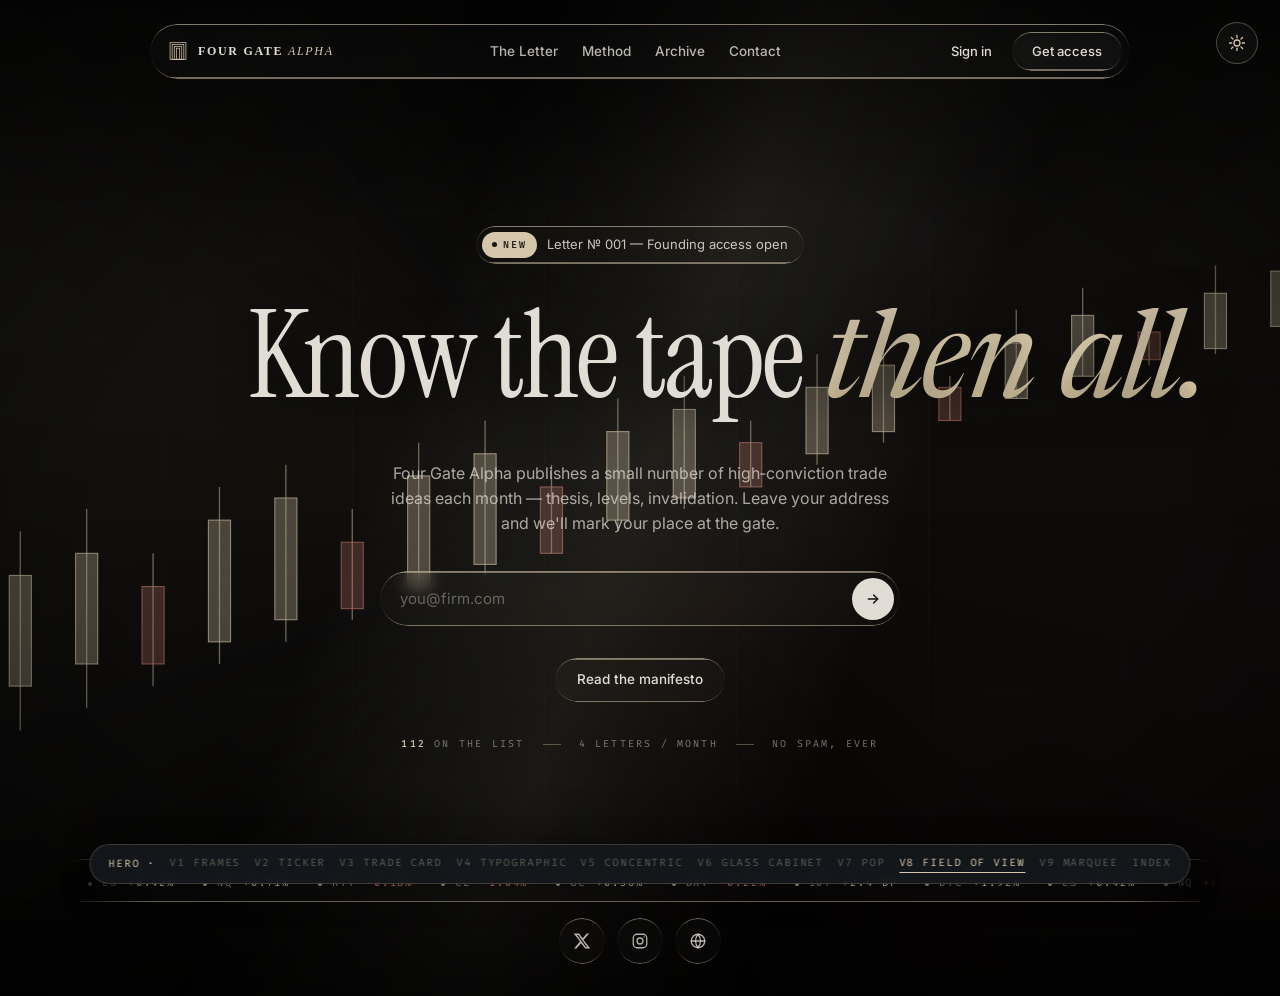
<file: hero-v8.html>
<!doctype html>
<html lang="en">
  <head>
    <meta charset="utf-8" />
    <meta name="viewport" content="width=device-width,initial-scale=1" />
    <title>Hero V8 · Field of View (Teaser) — Four Gate Alpha</title>
    <link rel="preconnect" href="https://fonts.googleapis.com" />
    <link rel="preconnect" href="https://fonts.gstatic.com" crossorigin />
    <link
      href="https://fonts.googleapis.com/css2?family=Instrument+Serif:ital@0;1&family=Newsreader:ital,opsz,wght@0,6..72,400;1,6..72,400&family=Inter:wght@400;500;600&family=Fira+Code:wght@400;500&display=swap"
      rel="stylesheet"
    />
    <link rel="stylesheet" href="shared/teaser.css" />
    <script>
      try { document.documentElement.dataset.theme = localStorage.getItem("fga-theme") === "light" ? "light" : "dark"; } catch (e) { document.documentElement.dataset.theme = "dark"; }
    </script>
    <style>
      /* ============================================================
     v4 — "Field of View"
     Pure black stage with a LIVE, popping market-data background:
     a draw-on candle chart, an animated PnL line, drifting gold
     particles, a rotating conic glow, and a soft scan sweep.
     Liquid-glass primitives throughout. Mobile-first.
     ============================================================ */

      html,
      body {
        min-height: 100svh;
        background: #000;
      }
      body {
        overflow-x: hidden;
        font-family: "Inter", system-ui, sans-serif;
        color: var(--bone-white);
      }
      body::before {
        opacity: 0.07;
      } /* lift the shared grain slightly */

      .v4 {
        position: relative;
        min-height: 100svh;
        width: 100%;
        overflow: hidden;
        isolation: isolate;
        background: #000;
        --display: "Instrument Serif", "Libre Baskerville", Georgia, serif;
        --italic: "Newsreader", Georgia, serif;
        --ui: "Inter", system-ui, sans-serif;
        --mono: var(--font-mono);
      }

      /* ── Liquid-glass primitive ───────────────────────────────── */
      .liquid {
        position: relative;
        background: rgba(255, 255, 255, 0.018);
        backdrop-filter: blur(8px) saturate(120%);
        -webkit-backdrop-filter: blur(8px) saturate(120%);
        box-shadow: inset 0 1px 1px rgba(255, 255, 255, 0.1);
        overflow: hidden;
      }
      .liquid::before {
        content: "";
        position: absolute;
        inset: 0;
        border-radius: inherit;
        padding: 1.4px;
        background: linear-gradient(
          180deg,
          rgba(212, 197, 169, 0.55) 0%,
          rgba(212, 197, 169, 0.18) 20%,
          rgba(212, 197, 169, 0) 45%,
          rgba(212, 197, 169, 0) 60%,
          rgba(212, 197, 169, 0.18) 80%,
          rgba(212, 197, 169, 0.55) 100%
        );
        -webkit-mask:
          linear-gradient(#fff 0 0) content-box,
          linear-gradient(#fff 0 0);
        -webkit-mask-composite: xor;
        mask-composite: exclude;
        pointer-events: none;
      }

      /* ── Stage ────────────────────────────────────────────────── */
      .stage {
        position: absolute;
        inset: 0;
        z-index: 0;
        overflow: hidden;
        pointer-events: none;
      }

      /* 1 — slow rotating conic glow behind everything */
      .stage .glow {
        position: absolute;
        left: 50%;
        top: 52%;
        width: 140vmax;
        height: 140vmax;
        transform: translate(-50%, -50%);
        background: conic-gradient(
          from 0deg at 50% 50%,
          rgba(212, 197, 169, 0) 0deg,
          rgba(212, 197, 169, 0.08) 60deg,
          rgba(199, 122, 110, 0.06) 130deg,
          rgba(212, 197, 169, 0) 200deg,
          rgba(212, 197, 169, 0.1) 290deg,
          rgba(212, 197, 169, 0) 360deg
        );
        filter: blur(80px);
        animation: spin 32s linear infinite;
        opacity: 0.9;
      }
      @keyframes spin {
        0% {
          transform: translate(-50%, -50%) rotate(0);
        }
        100% {
          transform: translate(-50%, -50%) rotate(360deg);
        }
      }

      /* 2 — drifting grid */
      .stage .grid {
        position: absolute;
        inset: -10%;
        background:
          repeating-linear-gradient(
            90deg,
            transparent 0 96px,
            rgba(212, 197, 169, 0.06) 96px 97px,
            transparent 97px 192px
          ),
          repeating-linear-gradient(
            0deg,
            transparent 0 80px,
            rgba(212, 197, 169, 0.04) 80px 81px,
            transparent 81px 160px
          );
        mask-image: radial-gradient(
          ellipse 70% 60% at 50% 50%,
          #000 30%,
          transparent 80%
        );
        -webkit-mask-image: radial-gradient(
          ellipse 70% 60% at 50% 50%,
          #000 30%,
          transparent 80%
        );
        animation: gridDrift 36s linear infinite;
        opacity: 0.36;
      }
      @keyframes gridDrift {
        0% {
          transform: translate(0, 0);
        }
        100% {
          transform: translate(-192px, -160px);
        }
      }

      /* 3 — animated SVG chart (candles + sweeping line) */
      .stage .chart {
        position: absolute;
        inset: 0;
        width: 100%;
        height: 100%;
        opacity: 0.85;
      }
      .stage .chart .wick {
        stroke: rgba(212, 197, 169, 0.55);
        stroke-width: 1.2;
      }
      .stage .chart .body-up {
        fill: rgba(212, 197, 169, 0.35);
        stroke: rgba(212, 197, 169, 0.7);
        stroke-width: 1;
      }
      .stage .chart .body-down {
        fill: rgba(199, 122, 110, 0.3);
        stroke: rgba(199, 122, 110, 0.65);
        stroke-width: 1;
      }
      .stage .chart .pnl {
        fill: none;
        stroke: #d4c5a9;
        stroke-width: 1.6;
        stroke-linecap: round;
        stroke-linejoin: round;
        filter: drop-shadow(0 0 6px rgba(212, 197, 169, 0.55));
        stroke-dasharray: 2400;
        stroke-dashoffset: 2400;
        animation: drawPnl 5.4s ease-in-out infinite;
      }
      @keyframes drawPnl {
        0% {
          stroke-dashoffset: 2400;
          opacity: 0;
        }
        8% {
          opacity: 0.95;
        }
        55% {
          stroke-dashoffset: 0;
          opacity: 0.95;
        }
        78% {
          opacity: 0.95;
        }
        100% {
          stroke-dashoffset: -2400;
          opacity: 0;
        }
      }
      .stage .chart .pnl-tip {
        fill: #d4c5a9;
        filter: drop-shadow(0 0 10px rgba(212, 197, 169, 0.85));
        animation: tipMove 5.4s ease-in-out infinite;
        opacity: 0;
      }
      @keyframes tipMove {
        0% {
          transform: translate(0px, 0px);
          opacity: 0;
        }
        8% {
          opacity: 1;
        }
        55% {
          transform: translate(1480px, -340px);
          opacity: 1;
        }
        78% {
          opacity: 1;
        }
        100% {
          transform: translate(1600px, -360px);
          opacity: 0;
        }
      }

      /* 4 — floating particles */
      .stage .dots {
        position: absolute;
        inset: 0;
      }
      .stage .dots i {
        position: absolute;
        width: 4px;
        height: 4px;
        border-radius: 50%;
        background: rgba(212, 197, 169, 0.85);
        box-shadow: 0 0 8px 1px rgba(212, 197, 169, 0.55);
        animation: particleRise 8s linear infinite;
        opacity: 0;
      }
      @keyframes particleRise {
        0% {
          transform: translateY(20vh) scale(0.6);
          opacity: 0;
        }
        15% {
          opacity: 0.9;
        }
        85% {
          opacity: 0.9;
        }
        100% {
          transform: translateY(-110vh) scale(1);
          opacity: 0;
        }
      }

      /* 5 — scan sweep */
      .stage .scan {
        position: absolute;
        inset: -20%;
        background: linear-gradient(
          110deg,
          transparent 38%,
          rgba(212, 197, 169, 0.14) 50%,
          transparent 62%
        );
        mix-blend-mode: screen;
        animation: scan 7s ease-in-out infinite;
        opacity: 0.78;
      }
      @keyframes scan {
        0% {
          transform: translateX(-30%);
          opacity: 0;
        }
        40% {
          opacity: 0.9;
        }
        100% {
          transform: translateX(30%);
          opacity: 0;
        }
      }

      /* 6 — vignette */
      .stage .vignette {
        position: absolute;
        inset: 0;
        background:
          radial-gradient(
            ellipse 90% 70% at 50% 50%,
            transparent 45%,
            rgba(0, 0, 0, 0.75) 100%
          ),
          linear-gradient(
            180deg,
            rgba(0, 0, 0, 0.45) 0%,
            transparent 22%,
            transparent 78%,
            rgba(0, 0, 0, 0.55) 100%
          );
      }

      /* ── Nav (glass pill, centered) ───────────────────────────── */
      .nav-wrap {
        position: relative;
        z-index: 30;
        padding: 18px 16px 0;
        display: flex;
        justify-content: center;
      }
      .nav {
        width: 100%;
        max-width: 980px;
        border-radius: 999px;
        padding: 8px 8px 8px 18px;
        display: flex;
        align-items: center;
        justify-content: space-between;
        gap: 12px;
      }
      .nav-links {
        display: none;
        gap: 24px;
      }
      .nav-links a {
        font-family: var(--ui);
        font-weight: 500;
        font-size: 13.5px;
        color: color-mix(in srgb, var(--bone-white) 80%, transparent);
        transition: color 0.18s ease;
      }
      .nav-links a:hover {
        color: var(--bone-white);
      }

      .nav-actions {
        display: flex;
        align-items: center;
        gap: 6px;
      }
      .nav-actions .signup {
        padding: 8px 14px;
        font-family: var(--ui);
        font-size: 13px;
        font-weight: 500;
        color: var(--bone-white);
        border-radius: 999px;
      }
      .nav-actions .signup:hover {
        color: var(--accent-fga);
      }
      .nav-actions .login {
        padding: 9px 20px;
        border-radius: 999px;
        font-family: var(--ui);
        font-size: 13px;
        font-weight: 500;
        color: var(--bone-white);
        transition: background 0.2s ease;
      }
      .nav-actions .login:hover {
        background: rgba(255, 255, 255, 0.06);
      }

      .menu-btn {
        width: 38px;
        height: 38px;
        border-radius: 999px;
        display: inline-flex;
        align-items: center;
        justify-content: center;
        color: var(--bone-white);
        background: transparent;
        border: 0;
      }
      .nav-actions .signup {
        display: none;
      }
      .nav-actions .login {
        display: none;
      }

      /* ── Hero ─────────────────────────────────────────────────── */
      .hero {
        position: relative;
        z-index: 10;
        display: flex;
        flex-direction: column;
        align-items: center;
        text-align: center;
        padding: 32px 22px 24px;
        gap: 22px;
        min-height: calc(100svh - 120px);
        justify-content: center;
      }

      /* Tagline glass pill with NEW badge */
      .tag-pill {
        display: inline-flex;
        align-items: center;
        gap: 10px;
        height: 38px;
        padding: 0 16px 0 6px;
        border-radius: 999px;
        font-family: var(--ui);
        font-size: 13px;
        color: color-mix(in srgb, var(--bone-white) 88%, transparent);
      }
      .tag-pill .new {
        display: inline-flex;
        align-items: center;
        gap: 6px;
        height: 26px;
        padding: 0 10px;
        border-radius: 999px;
        background: var(--accent-fga);
        color: var(--burnt-umber);
        font-family: var(--mono);
        font-size: 10px;
        font-weight: 500;
        letter-spacing: 0.18em;
        text-transform: uppercase;
      }
      .tag-pill .new::before {
        content: "";
        width: 5px;
        height: 5px;
        border-radius: 50%;
        background: var(--burnt-umber);
        animation: accent-pulse 1.6s ease-in-out infinite;
      }

      /* Headline */
      h1.head {
        margin: 0;
        font-family: var(--display);
        font-weight: 400;
        font-size: clamp(56px, 16vw, 84px);
        line-height: 1;
        letter-spacing: -0.022em;
        color: var(--bone-white);
        max-width: 14ch;
        text-shadow: 0 6px 40px rgba(0, 0, 0, 0.7);
      }
      h1.head em {
        font-family: var(--italic);
        font-style: italic;
        font-weight: 400;
        padding: 0 0.03em;
        background: linear-gradient(
          180deg,
          var(--accent-fga) 0%,
          #eedfba 50%,
          var(--accent-fga-deep) 100%
        );
        -webkit-background-clip: text;
        background-clip: text;
        -webkit-text-fill-color: transparent;
      }

      /* Subtext */
      .sub {
        margin: 0;
        font-family: var(--ui);
        font-size: 15px;
        line-height: 1.55;
        color: color-mix(in srgb, var(--bone-white) 72%, transparent);
        max-width: 52ch;
        padding: 0 8px;
      }

      /* Email pill */
      .email-row {
        width: 100%;
        max-width: 520px;
        display: flex;
        align-items: center;
        gap: 8px;
        padding: 6px 6px 6px 20px;
        border-radius: 999px;
        margin-top: 4px;
      }
      .email-row input {
        flex: 1;
        min-width: 0;
        background: transparent;
        border: 0;
        outline: 0;
        color: var(--bone-white);
        font-family: var(--ui);
        font-size: 15px;
        padding: 12px 0;
      }
      .email-row input::placeholder {
        color: color-mix(in srgb, var(--bone-white) 38%, transparent);
      }
      .email-row .submit {
        width: 42px;
        height: 42px;
        border-radius: 50%;
        border: 0;
        background: var(--bone-white);
        color: var(--burnt-umber);
        display: inline-flex;
        align-items: center;
        justify-content: center;
        flex: 0 0 auto;
        transition:
          background 0.2s ease,
          transform 0.18s ease;
      }
      .email-row .submit:hover {
        background: var(--accent-fga);
        transform: translateX(2px);
      }
      .email-row .submit:active {
        transform: translateX(0);
      }

      /* Manifesto button */
      .manifesto {
        display: inline-flex;
        align-items: center;
        gap: 8px;
        padding: 11px 22px;
        border-radius: 999px;
        font-family: var(--ui);
        font-weight: 500;
        font-size: 13.5px;
        color: var(--bone-white);
        transition: background 0.2s ease;
      }
      .manifesto:hover {
        background: rgba(255, 255, 255, 0.06);
      }

      /* Stats strip */
      .stats {
        display: flex;
        flex-wrap: wrap;
        align-items: center;
        justify-content: center;
        gap: 8px 18px;
        font-family: var(--mono);
        font-size: 10px;
        letter-spacing: 0.22em;
        text-transform: uppercase;
        color: color-mix(in srgb, var(--bone-white) 50%, transparent);
        margin-top: 2px;
      }
      .stats strong {
        color: var(--accent-fga);
        font-weight: 500;
      }
      .stats .sep {
        width: 18px;
        height: 1px;
        background: color-mix(in srgb, var(--accent-fga) 35%, transparent);
      }

      /* Socials footer */
      .socials {
        position: relative;
        z-index: 10;
        display: flex;
        justify-content: center;
        gap: 12px;
        padding: 16px 22px 32px;
      }
      .socials a {
        width: 46px;
        height: 46px;
        border-radius: 50%;
        display: inline-flex;
        align-items: center;
        justify-content: center;
        color: color-mix(in srgb, var(--bone-white) 80%, transparent);
        transition:
          color 0.18s ease,
          background 0.2s ease,
          transform 0.18s ease;
      }
      .socials a:hover {
        color: var(--accent-fga);
        background: rgba(255, 255, 255, 0.04);
        transform: translateY(-2px);
      }

      /* Ticker tape under hero (mobile only — adds rhythm) */
      .ticker {
        position: relative;
        z-index: 10;
        overflow: hidden;
        margin: 0 16px;
        border-radius: 999px;
        padding: 8px 0;
        mask-image: linear-gradient(
          90deg,
          transparent 0,
          #000 8%,
          #000 92%,
          transparent 100%
        );
        -webkit-mask-image: linear-gradient(
          90deg,
          transparent 0,
          #000 8%,
          #000 92%,
          transparent 100%
        );
      }
      .ticker .strip {
        display: inline-flex;
        gap: 28px;
        white-space: nowrap;
        animation: tickerScroll 24s linear infinite;
        font-family: var(--mono);
        font-size: 10.5px;
        letter-spacing: 0.18em;
        text-transform: uppercase;
        color: color-mix(in srgb, var(--bone-white) 60%, transparent);
        padding-left: 28px;
      }
      .ticker .strip span {
        display: inline-flex;
        align-items: center;
        gap: 10px;
      }
      .ticker .strip .up {
        color: var(--accent-fga);
      }
      .ticker .strip .down {
        color: var(--neg);
      }
      .ticker .strip i {
        width: 4px;
        height: 4px;
        border-radius: 50%;
        background: color-mix(in srgb, var(--accent-fga) 80%, transparent);
      }
      @keyframes tickerScroll {
        0% {
          transform: translateX(0);
        }
        100% {
          transform: translateX(-50%);
        }
      }

      /* ── Reveal stagger ───────────────────────────────────────── */
      .rise {
        animation-duration: 1s;
      }
      .rise-1 {
        animation-delay: 0.05s;
      }
      .rise-2 {
        animation-delay: 0.18s;
      }
      .rise-3 {
        animation-delay: 0.32s;
      }
      .rise-4 {
        animation-delay: 0.48s;
      }
      .rise-5 {
        animation-delay: 0.62s;
      }
      .rise-6 {
        animation-delay: 0.78s;
      }

      /* ── Responsive ───────────────────────────────────────────── */
      @media (min-width: 560px) {
        .nav-wrap {
          padding: 22px 32px 0;
        }
        .hero {
          padding: 56px 32px 28px;
          gap: 26px;
        }
        h1.head {
          font-size: clamp(68px, 11vw, 100px);
        }
        .sub {
          font-size: 16px;
        }
      }
      @media (min-width: 820px) {
        .nav-wrap {
          padding: 24px 60px 0;
        }
        .nav-links {
          display: inline-flex;
        }
        .nav-actions .signup {
          display: inline-flex;
        }
        .nav-actions .login {
          display: inline-flex;
        }
        .menu-btn {
          display: none;
        }
        .hero {
          padding: 72px 60px 32px;
          gap: 28px;
        }
        h1.head {
          font-size: clamp(86px, 10vw, 124px);
          white-space: nowrap;
        }
        .ticker {
          margin: 0 60px;
        }
      }
      @media (min-width: 1080px) {
        h1.head {
          font-size: clamp(108px, 9.5vw, 144px);
        }
        .hero {
          gap: 32px;
        }
      }
    </style>
  </head>
  <body>
    <div class="v4" data-screen-label="01 Teaser v4">
      <!-- ── Stage background ── -->
      <div class="stage" aria-hidden="true">
        <div class="glow"></div>
        <div class="grid"></div>

        <svg
          class="chart"
          viewBox="0 0 1600 900"
          preserveAspectRatio="xMidYMid slice"
        >
          <!-- Static candle row drawn loosely along the lower-middle of frame -->
          <g class="candles">
            <!-- Each candle = wick line + body rect. Up/down classes color them. -->
            <g>
              <line class="wick" x1="60" y1="540" x2="60" y2="700" />
              <rect class="body-up" x="50" y="580" width="20" height="80" />
            </g>
            <g>
              <line class="wick" x1="120" y1="500" x2="120" y2="690" />
              <rect class="body-up" x="110" y="540" width="20" height="100" />
            </g>
            <g>
              <line class="wick" x1="180" y1="520" x2="180" y2="680" />
              <rect class="body-down" x="170" y="560" width="20" height="80" />
            </g>
            <g>
              <line class="wick" x1="240" y1="480" x2="240" y2="660" />
              <rect class="body-up" x="230" y="520" width="20" height="100" />
            </g>
            <g>
              <line class="wick" x1="300" y1="460" x2="300" y2="640" />
              <rect class="body-up" x="290" y="500" width="20" height="100" />
            </g>
            <g>
              <line class="wick" x1="360" y1="500" x2="360" y2="620" />
              <rect class="body-down" x="350" y="530" width="20" height="70" />
            </g>
            <g>
              <line class="wick" x1="420" y1="440" x2="420" y2="600" />
              <rect class="body-up" x="410" y="470" width="20" height="110" />
            </g>
            <g>
              <line class="wick" x1="480" y1="420" x2="480" y2="580" />
              <rect class="body-up" x="470" y="450" width="20" height="110" />
            </g>
            <g>
              <line class="wick" x1="540" y1="460" x2="540" y2="560" />
              <rect class="body-down" x="530" y="490" width="20" height="60" />
            </g>
            <g>
              <line class="wick" x1="600" y1="400" x2="600" y2="540" />
              <rect class="body-up" x="590" y="430" width="20" height="100" />
            </g>
            <g>
              <line class="wick" x1="660" y1="380" x2="660" y2="520" />
              <rect class="body-up" x="650" y="410" width="20" height="100" />
            </g>
            <g>
              <line class="wick" x1="720" y1="420" x2="720" y2="500" />
              <rect class="body-down" x="710" y="440" width="20" height="60" />
            </g>
            <g>
              <line class="wick" x1="780" y1="360" x2="780" y2="480" />
              <rect class="body-up" x="770" y="390" width="20" height="80" />
            </g>
            <g>
              <line class="wick" x1="840" y1="340" x2="840" y2="460" />
              <rect class="body-up" x="830" y="370" width="20" height="80" />
            </g>
            <g>
              <line class="wick" x1="900" y1="380" x2="900" y2="440" />
              <rect class="body-down" x="890" y="400" width="20" height="40" />
            </g>
            <g>
              <line class="wick" x1="960" y1="320" x2="960" y2="420" />
              <rect class="body-up" x="950" y="350" width="20" height="60" />
            </g>
            <g>
              <line class="wick" x1="1020" y1="300" x2="1020" y2="400" />
              <rect class="body-up" x="1010" y="330" width="20" height="60" />
            </g>
            <g>
              <line class="wick" x1="1080" y1="340" x2="1080" y2="380" />
              <rect class="body-down" x="1070" y="350" width="20" height="30" />
            </g>
            <g>
              <line class="wick" x1="1140" y1="280" x2="1140" y2="360" />
              <rect class="body-up" x="1130" y="310" width="20" height="50" />
            </g>
            <g>
              <line class="wick" x1="1200" y1="260" x2="1200" y2="340" />
              <rect class="body-up" x="1190" y="285" width="20" height="55" />
            </g>
            <g>
              <line class="wick" x1="1260" y1="290" x2="1260" y2="330" />
              <rect class="body-down" x="1250" y="300" width="20" height="25" />
            </g>
            <g>
              <line class="wick" x1="1320" y1="240" x2="1320" y2="320" />
              <rect class="body-up" x="1310" y="265" width="20" height="50" />
            </g>
            <g>
              <line class="wick" x1="1380" y1="220" x2="1380" y2="300" />
              <rect class="body-up" x="1370" y="245" width="20" height="50" />
            </g>
            <g>
              <line class="wick" x1="1440" y1="250" x2="1440" y2="290" />
              <rect class="body-down" x="1430" y="260" width="20" height="25" />
            </g>
            <g>
              <line class="wick" x1="1500" y1="200" x2="1500" y2="280" />
              <rect class="body-up" x="1490" y="220" width="20" height="55" />
            </g>
            <g>
              <line class="wick" x1="1560" y1="180" x2="1560" y2="260" />
              <rect class="body-up" x="1550" y="200" width="20" height="55" />
            </g>
          </g>

          <!-- PnL line that draws across -->
          <path
            class="pnl"
            d="M0,640 C140,580 220,710 360,650 C520,580 600,710 760,580 C920,460 1040,560 1200,420 C1360,300 1480,380 1600,260"
          />
          <circle class="pnl-tip" r="5" cx="0" cy="640" />
        </svg>

        <!-- Floating particles -->
        <div class="dots">
          <i style="left: 6%; animation-delay: 0s; animation-duration: 13s"></i>
          <i
            style="left: 14%; animation-delay: 5s; animation-duration: 18s"
          ></i>
          <i
            style="left: 22%; animation-delay: 2s; animation-duration: 15s"
          ></i>
          <i
            style="left: 30%; animation-delay: 8s; animation-duration: 16s"
          ></i>
          <i
            style="left: 38%; animation-delay: 11s; animation-duration: 17s"
          ></i>
          <i
            style="left: 46%; animation-delay: 3s; animation-duration: 14s"
          ></i>
          <i
            style="left: 54%; animation-delay: 6s; animation-duration: 19s"
          ></i>
          <i
            style="left: 62%; animation-delay: 9s; animation-duration: 15s"
          ></i>
          <i
            style="left: 70%; animation-delay: 1s; animation-duration: 17s"
          ></i>
          <i
            style="left: 78%; animation-delay: 7s; animation-duration: 14s"
          ></i>
          <i
            style="left: 86%; animation-delay: 10s; animation-duration: 18s"
          ></i>
          <i
            style="left: 94%; animation-delay: 4s; animation-duration: 16s"
          ></i>
        </div>

        <div class="scan"></div>
        <div class="vignette"></div>
      </div>

      <!-- ── Nav ── -->
      <div class="nav-wrap rise rise-1">
        <nav class="nav liquid" aria-label="Primary">
          <a href="#" class="brand-mark" aria-label="Four Gate Alpha">
            <svg
              width="20"
              height="20"
              viewBox="0 0 24 24"
              fill="none"
              aria-hidden="true"
            >
              <rect
                x="2.5"
                y="2"
                width="19"
                height="20"
                stroke="currentColor"
                stroke-width="0.9"
              />
              <rect
                x="5"
                y="4.2"
                width="14"
                height="17.8"
                stroke="currentColor"
                stroke-width="0.9"
              />
              <rect
                x="7.5"
                y="6.4"
                width="9"
                height="15.6"
                stroke="currentColor"
                stroke-width="0.9"
              />
              <rect
                x="10"
                y="8.6"
                width="4"
                height="13.4"
                stroke="currentColor"
                stroke-width="0.9"
              />
            </svg>
            <span class="wordmark">Four Gate <em>Alpha</em></span>
          </a>

          <div class="nav-links">
            <a href="#">The Letter</a>
            <a href="#">Method</a>
            <a href="#">Archive</a>
            <a href="#">Contact</a>
          </div>

          <div class="nav-actions">
            <a href="#" class="signup">Sign in</a>
            <a href="#waitlist" class="login liquid">Get access</a>
            <button class="menu-btn liquid" aria-label="Menu">
              <svg
                width="16"
                height="16"
                viewBox="0 0 24 24"
                fill="none"
                stroke="currentColor"
                stroke-width="2"
                stroke-linecap="round"
              >
                <line x1="3" y1="7" x2="21" y2="7" />
                <line x1="3" y1="13" x2="21" y2="13" />
                <line x1="3" y1="19" x2="21" y2="19" />
              </svg>
            </button>
          </div>
        </nav>
      </div>

      <!-- ── Hero ── -->
      <main class="hero" role="main">
        <span class="tag-pill liquid rise rise-2">
          <span class="new">New</span>
          Letter № 001 — Founding access open
        </span>

        <h1 class="head rise rise-3">Know the tape <em>then all.</em></h1>

        <p class="sub rise rise-4">
          Four Gate Alpha publishes a small number of high‑conviction trade
          ideas each month — thesis, levels, invalidation. Leave your address
          and we'll mark your place at the gate.
        </p>

        <form class="email-row liquid rise rise-5" id="waitlist" novalidate>
          <input
            type="email"
            placeholder="you@firm.com"
            aria-label="Email"
            autocomplete="email"
            required
          />
          <button type="submit" class="submit" aria-label="Reserve a spot">
            <svg
              width="16"
              height="16"
              viewBox="0 0 24 24"
              fill="none"
              stroke="currentColor"
              stroke-width="2.2"
              stroke-linecap="round"
              stroke-linejoin="round"
            >
              <line x1="5" y1="12" x2="19" y2="12" />
              <polyline points="13 6 19 12 13 18" />
            </svg>
          </button>
        </form>

        <a href="#" class="manifesto liquid rise rise-6">Read the manifesto</a>

        <div class="stats rise rise-6">
          <span><strong>112</strong> on the list</span>
          <span class="sep"></span>
          <span>4 letters / month</span>
          <span class="sep"></span>
          <span>No spam, ever</span>
        </div>
      </main>

      <!-- Ticker tape -->
      <div class="ticker liquid" aria-hidden="true">
        <div class="strip">
          <span><i></i> ES <span class="up">+0.42%</span></span>
          <span><i></i> NQ <span class="up">+0.71%</span></span>
          <span><i></i> RTY <span class="down">−0.18%</span></span>
          <span><i></i> CL <span class="down">−1.04%</span></span>
          <span><i></i> GC <span class="up">+0.36%</span></span>
          <span><i></i> DXY <span class="down">−0.22%</span></span>
          <span><i></i> 10Y <span class="up">+2.4 bp</span></span>
          <span><i></i> BTC <span class="up">+1.92%</span></span>
          <!-- duplicate for seamless loop -->
          <span><i></i> ES <span class="up">+0.42%</span></span>
          <span><i></i> NQ <span class="up">+0.71%</span></span>
          <span><i></i> RTY <span class="down">−0.18%</span></span>
          <span><i></i> CL <span class="down">−1.04%</span></span>
          <span><i></i> GC <span class="up">+0.36%</span></span>
          <span><i></i> DXY <span class="down">−0.22%</span></span>
          <span><i></i> 10Y <span class="up">+2.4 bp</span></span>
          <span><i></i> BTC <span class="up">+1.92%</span></span>
        </div>
      </div>

      <!-- ── Socials ── -->
      <div class="socials">
        <a href="#" class="liquid" aria-label="X / Twitter">
          <svg width="18" height="18" viewBox="0 0 24 24" fill="currentColor">
            <path
              d="M18.244 2H21.5l-7.5 8.572L23 22h-6.86l-5.37-7.02L4.6 22H1.34l8.06-9.21L1 2h7.03l4.86 6.43L18.244 2Zm-1.2 18h1.79L7.06 4H5.16l11.884 16Z"
            />
          </svg>
        </a>
        <a href="#" class="liquid" aria-label="Instagram">
          <svg
            width="18"
            height="18"
            viewBox="0 0 24 24"
            fill="none"
            stroke="currentColor"
            stroke-width="1.7"
            stroke-linecap="round"
            stroke-linejoin="round"
          >
            <rect x="3" y="3" width="18" height="18" rx="5" />
            <circle cx="12" cy="12" r="4" />
            <circle
              cx="17.5"
              cy="6.5"
              r="0.9"
              fill="currentColor"
              stroke="none"
            />
          </svg>
        </a>
        <a href="#" class="liquid" aria-label="Web">
          <svg
            width="18"
            height="18"
            viewBox="0 0 24 24"
            fill="none"
            stroke="currentColor"
            stroke-width="1.7"
            stroke-linecap="round"
          >
            <circle cx="12" cy="12" r="9" />
            <line x1="3" y1="12" x2="21" y2="12" />
            <path d="M12 3a14 14 0 0 1 0 18M12 3a14 14 0 0 0 0 18" />
          </svg>
        </a>
      </div>
    </div>

    <style id="fga-light-overrides">
      /* Light-mode overrides for hardcoded values across all teaser versions */
      :root[data-theme="light"] body,
      :root[data-theme="light"] html {
        background: var(--ink);
        color: var(--text);
      }
      :root[data-theme="light"] .v1,
      :root[data-theme="light"] .v2,
      :root[data-theme="light"] .v3,
      :root[data-theme="light"] .v4,
      :root[data-theme="light"] .v5 {
        background: var(--ink);
        color: var(--text);
      }

      /* Flip white tints on glass to subtle dark tints */
      :root[data-theme="light"] .liquid,
      :root[data-theme="light"] .glass,
      :root[data-theme="light"] .lg-glass,
      :root[data-theme="light"] .lg-glass-strong {
        background: rgba(42, 39, 34, 0.04) !important;
        box-shadow: inset 0 1px 1px rgba(255, 255, 255, 0.55) !important;
      }
      :root[data-theme="light"] .liquid::before,
      :root[data-theme="light"] .glass::before {
        background: linear-gradient(
          180deg,
          rgba(138, 111, 42, 0.55) 0%,
          rgba(138, 111, 42, 0.18) 22%,
          rgba(138, 111, 42, 0) 45%,
          rgba(138, 111, 42, 0) 60%,
          rgba(138, 111, 42, 0.18) 82%,
          rgba(138, 111, 42, 0.55) 100%
        ) !important;
      }

      /* Soften the dark vignettes / veils in light mode */
      :root[data-theme="light"] .stage .vignette,
      :root[data-theme="light"] .stage .veil,
      :root[data-theme="light"] .stage .floor,
      :root[data-theme="light"] .bg .vignette {
        background: linear-gradient(
          180deg,
          rgba(244, 236, 219, 0.55) 0%,
          transparent 25%,
          transparent 75%,
          rgba(244, 236, 219, 0.65) 100%
        ) !important;
        mix-blend-mode: normal !important;
      }
      :root[data-theme="light"] .stage .base,
      :root[data-theme="light"] .bg .base {
        background:
          radial-gradient(
            ellipse 80% 60% at 15% 90%,
            rgba(138, 111, 42, 0.18) 0%,
            transparent 55%
          ),
          radial-gradient(
            ellipse 60% 70% at 90% 15%,
            rgba(167, 70, 56, 0.12) 0%,
            transparent 60%
          ),
          radial-gradient(ellipse 120% 80% at 50% 50%, #f4ecdb 0%, #e7dcc4 70%) !important;
      }

      /* Buttons that hardcode dark text on gold pill - keep contrast */
      :root[data-theme="light"] .btn-primary,
      :root[data-theme="light"] .cta-primary,
      :root[data-theme="light"] .form-row .submit,
      :root[data-theme="light"] .email-row .submit,
      :root[data-theme="light"] .pill .badge,
      :root[data-theme="light"] .tag-pill .new {
        color: #f4ecdb !important;
      }
      :root[data-theme="light"] .email-row .submit {
        background: var(--accent-fga-deep) !important;
        color: #f4ecdb !important;
      }

      /* Headline text-shadow becomes too heavy on light bg */
      :root[data-theme="light"] h1.title,
      :root[data-theme="light"] h1.head {
        text-shadow: none !important;
      }

      /* Ticker tape strip readability */
      :root[data-theme="light"] .ticker .strip {
        color: rgba(42, 39, 34, 0.7) !important;
      }
      :root[data-theme="light"] .ticker .strip .down {
        color: #a74638 !important;
      }
      :root[data-theme="light"] .ticker .strip .up {
        color: #8a6f2a !important;
      }
    </style>
    <script src="shared/theme-toggle.js" defer></script>

    <nav class="variant-badge">
      <span class="label">Hero ·</span>
      <a href="hero-v1.html">V1 Frames</a>
      <a href="hero-v2.html">V2 Ticker</a>
      <a href="hero-v3.html">V3 Trade Card</a>
      <a href="hero-v4.html">V4 Typographic</a>
      <a href="hero-v5.html">V5 Concentric</a>
      <a href="hero-v6.html">V6 Glass Cabinet</a>
      <a href="hero-v7.html">V7 Pop</a>
      <a href="hero-v8.html" class="is-active">V8 Field of View</a>
      <a href="hero-v9.html">V9 Marquee</a>
      <a href="index.html">Index</a>
    </nav>
  </body>
</html>
</file>
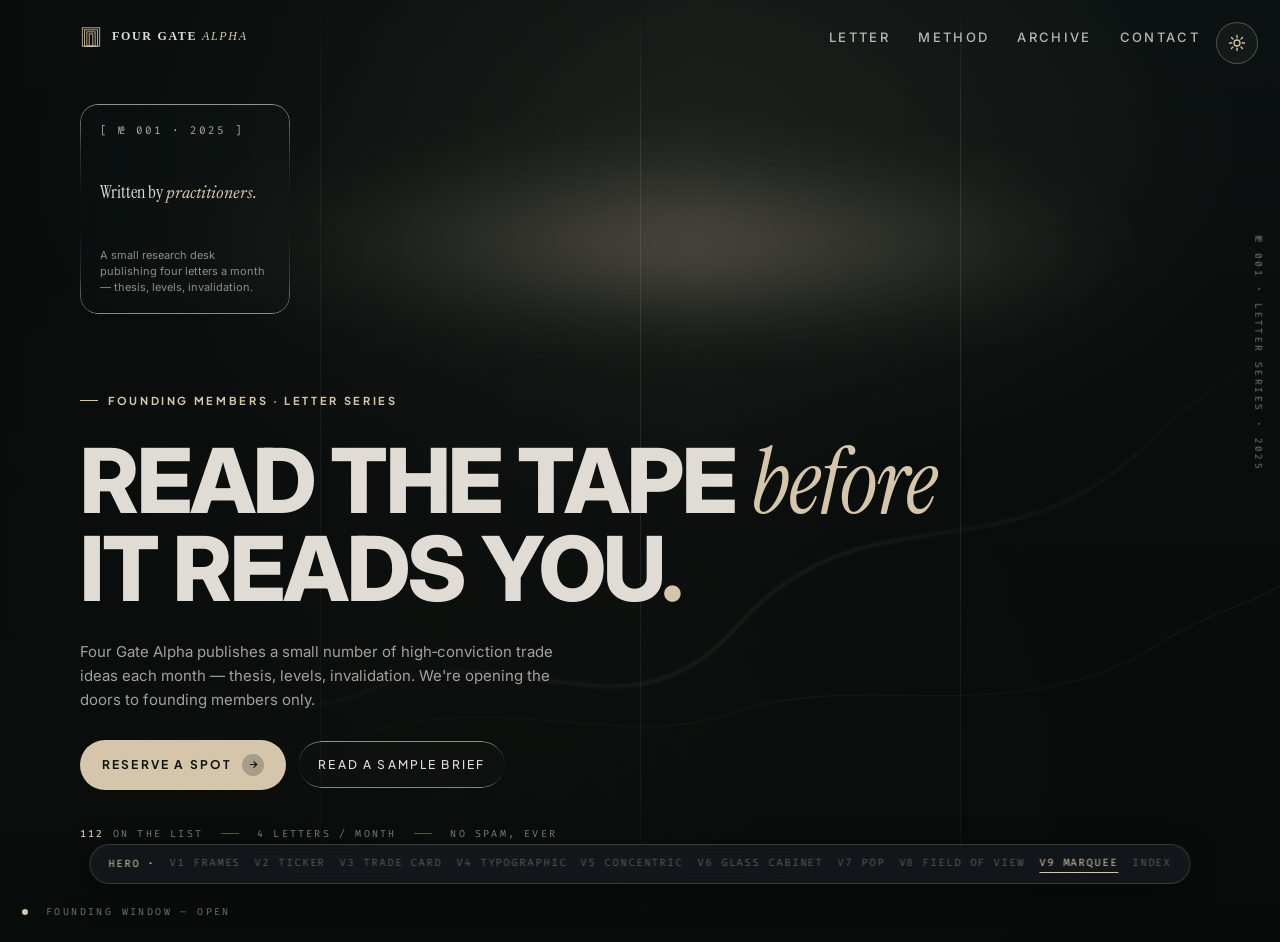
<file: hero-v9.html>
<!doctype html>
<html lang="en">
  <head>
    <meta charset="utf-8" />
    <meta name="viewport" content="width=device-width,initial-scale=1" />
    <title>Hero V9 · Marquee (Teaser) — Four Gate Alpha</title>
    <link rel="preconnect" href="https://fonts.googleapis.com" />
    <link rel="preconnect" href="https://fonts.gstatic.com" crossorigin />
    <link
      href="https://fonts.googleapis.com/css2?family=Instrument+Serif:ital@0;1&family=Newsreader:ital,opsz,wght@0,6..72,400;1,6..72,400&family=Inter:wght@400;500;600;700;800&family=Plus+Jakarta+Sans:wght@500;700&family=Fira+Code:wght@400;500&display=swap"
      rel="stylesheet"
    />
    <link rel="stylesheet" href="shared/teaser.css" />
    <script>
      try { document.documentElement.dataset.theme = localStorage.getItem("fga-theme") === "light" ? "light" : "dark"; } catch (e) { document.documentElement.dataset.theme = "dark"; }
    </script>
    <style>
      /* ============================================================
     v5 — "Marquee"
     Dark stage with vertical grid columns, a central horizontal
     glow, a floating liquid-glass card above the headline, and
     an oversized uppercase wordmark with a gold accent period.
     Mobile-first.
     ============================================================ */
      html,
      body {
        min-height: 100svh;
        background: #070b0a;
      }
      body {
        overflow-x: hidden;
        font-family: "Inter", system-ui, sans-serif;
        color: var(--bone-white);
      }

      .v5 {
        position: relative;
        min-height: 100svh;
        width: 100%;
        overflow: hidden;
        isolation: isolate;
        background: #070b0a;
        --display: "Instrument Serif", serif;
        --italic: "Newsreader", Georgia, serif;
        --ui: "Inter", system-ui, sans-serif;
        --jakarta: "Plus Jakarta Sans", var(--ui);
        --mono: var(--font-mono);
        --bg-deep: #070b0a;
      }

      /* ── Liquid glass ───────────────────────────────────────── */
      .liquid {
        position: relative;
        background: rgba(255, 255, 255, 0.01);
        background-blend-mode: luminosity;
        backdrop-filter: blur(6px) saturate(115%);
        -webkit-backdrop-filter: blur(6px) saturate(115%);
        box-shadow: inset 0 1px 1px rgba(255, 255, 255, 0.1);
        overflow: hidden;
      }
      .liquid::before {
        content: "";
        position: absolute;
        inset: 0;
        border-radius: inherit;
        padding: 1.4px;
        background: linear-gradient(
          180deg,
          rgba(255, 255, 255, 0.5) 0%,
          rgba(255, 255, 255, 0.15) 22%,
          rgba(255, 255, 255, 0) 45%,
          rgba(255, 255, 255, 0) 60%,
          rgba(255, 255, 255, 0.15) 82%,
          rgba(255, 255, 255, 0.5) 100%
        );
        -webkit-mask:
          linear-gradient(#fff 0 0) content-box,
          linear-gradient(#fff 0 0);
        -webkit-mask-composite: xor;
        mask-composite: exclude;
        pointer-events: none;
      }

      /* ── Stage ──────────────────────────────────────────────── */
      .stage {
        position: absolute;
        inset: 0;
        z-index: 0;
        overflow: hidden;
        pointer-events: none;
      }
      .stage .base {
        position: absolute;
        inset: 0;
        background:
          radial-gradient(
            ellipse 80% 60% at 50% 18%,
            rgba(212, 197, 169, 0.1) 0%,
            transparent 60%
          ),
          radial-gradient(
            ellipse 100% 80% at 20% 80%,
            rgba(199, 122, 110, 0.08) 0%,
            transparent 65%
          ),
          linear-gradient(180deg, #0b1110 0%, #070b0a 65%);
      }
      /* Central horizontal glow */
      .stage .glow {
        position: absolute;
        left: 50%;
        top: 26%;
        width: 1200px;
        height: 280px;
        transform: translate(-50%, -50%);
        background: radial-gradient(
          ellipse 60% 40% at 50% 50%,
          rgba(212, 197, 169, 0.45) 0%,
          rgba(212, 197, 169, 0.18) 40%,
          transparent 70%
        );
        filter: blur(40px);
        opacity: 0.85;
        animation: glowPulse 3.8s ease-in-out infinite;
      }
      @keyframes glowPulse {
        0%,
        100% {
          opacity: 0.65;
          transform: translate(-50%, -50%) scale(1);
        }
        50% {
          opacity: 0.95;
          transform: translate(-50%, -50%) scale(1.05);
        }
      }

      /* Vertical grid columns at 25 / 50 / 75 (desktop) */
      .stage .cols {
        position: absolute;
        inset: 0;
        display: none;
      }
      .stage .cols i {
        position: absolute;
        top: 0;
        bottom: 0;
        width: 1px;
        background: linear-gradient(
          180deg,
          transparent 0%,
          rgba(255, 255, 255, 0.1) 12%,
          rgba(255, 255, 255, 0.1) 88%,
          transparent 100%
        );
      }
      .stage .cols i:nth-child(1) {
        left: 25%;
      }
      .stage .cols i:nth-child(2) {
        left: 50%;
      }
      .stage .cols i:nth-child(3) {
        left: 75%;
      }

      /* Left-side dark gradient veil */
      .stage .veil {
        position: absolute;
        inset: 0;
        background: linear-gradient(
          90deg,
          rgba(7, 11, 10, 0.92) 0%,
          rgba(7, 11, 10, 0) 55%
        );
      }
      /* Bottom dark gradient for legibility */
      .stage .floor {
        position: absolute;
        inset: 0;
        background: linear-gradient(
          180deg,
          transparent 50%,
          rgba(7, 11, 10, 0.75) 100%
        );
      }
      /* Soft drifting chart line in the back */
      .stage .ribbon {
        position: absolute;
        inset: 0;
        width: 100%;
        height: 100%;
        opacity: 0.45;
        mix-blend-mode: screen;
      }

      /* ── Top nav ────────────────────────────────────────────── */
      .nav {
        position: relative;
        z-index: 30;
        display: flex;
        align-items: center;
        justify-content: space-between;
        gap: 12px;
        padding: 18px 20px;
      }
      .nav .brand-mark .wordmark {
        font-size: 12px;
      }
      .nav .links {
        display: none;
        gap: 28px;
      }
      .nav .links a {
        font-family: var(--ui);
        font-weight: 500;
        font-size: 13px;
        letter-spacing: 0.18em;
        text-transform: uppercase;
        color: color-mix(in srgb, var(--bone-white) 80%, transparent);
        transition: color 0.18s ease;
      }
      .nav .links a:hover {
        color: var(--accent-fga);
      }
      .nav .menu-btn {
        width: 38px;
        height: 38px;
        border-radius: 999px;
        display: inline-flex;
        align-items: center;
        justify-content: center;
        background: transparent;
        color: var(--bone-white);
        border: 1px solid rgba(255, 255, 255, 0.12);
      }

      /* ── Hero ───────────────────────────────────────────────── */
      .hero {
        position: relative;
        z-index: 10;
        display: flex;
        flex-direction: column;
        align-items: flex-start;
        text-align: left;
        padding: 28px 22px 56px;
        gap: 22px;
        min-height: calc(100svh - 80px);
        justify-content: center;
      }

      /* Floating liquid-glass card above the headline */
      .gcard {
        width: 200px;
        aspect-ratio: 1 / 1;
        border-radius: 18px;
        padding: 18px 20px;
        transform: translateY(-12px);
        display: flex;
        flex-direction: column;
        justify-content: space-between;
        align-self: flex-start;
      }
      .gcard .tag {
        font-family: var(--mono);
        font-size: 11px;
        letter-spacing: 0.18em;
        color: color-mix(in srgb, var(--bone-white) 75%, transparent);
      }
      .gcard .htitle {
        font-family: var(--display);
        font-weight: 400;
        font-size: 18px;
        line-height: 1.18;
        color: var(--bone-white);
        margin: 0;
      }
      .gcard .htitle em {
        font-family: var(--italic);
        font-style: italic;
        color: var(--accent-fga);
      }
      .gcard .desc {
        font-family: var(--ui);
        font-size: 11px;
        line-height: 1.45;
        color: color-mix(in srgb, var(--bone-white) 60%, transparent);
      }

      /* Eyebrow */
      .eye {
        font-family: var(--jakarta);
        font-weight: 700;
        font-size: 11px;
        letter-spacing: 0.24em;
        text-transform: uppercase;
        color: var(--accent-fga);
        display: inline-flex;
        align-items: center;
        gap: 10px;
      }
      .eye::before {
        content: "";
        width: 18px;
        height: 1px;
        background: var(--accent-fga);
      }

      /* Headline — huge uppercase, accent period */
      h1.head {
        margin: 0;
        font-family: var(--ui);
        font-weight: 800;
        font-size: clamp(38px, 11vw, 56px);
        line-height: 0.96;
        letter-spacing: -0.025em;
        text-transform: uppercase;
        color: var(--bone-white);
        max-width: 16ch;
        text-wrap: balance;
      }
      h1.head .accent-dot {
        color: var(--accent-fga);
      }
      h1.head .ital {
        font-family: var(--display);
        font-style: italic;
        font-weight: 400;
        text-transform: none;
        letter-spacing: -0.01em;
        color: var(--accent-fga);
      }

      /* Description */
      .desc {
        margin: 0;
        font-family: var(--ui);
        font-size: 14px;
        line-height: 1.6;
        color: color-mix(in srgb, var(--bone-white) 70%, transparent);
        max-width: 512px;
      }

      /* Action row */
      .actions {
        display: flex;
        flex-wrap: wrap;
        align-items: center;
        gap: 12px;
      }
      .cta-primary {
        display: inline-flex;
        align-items: center;
        gap: 10px;
        background: var(--accent-fga);
        color: var(--burnt-umber);
        font-family: var(--jakarta);
        font-weight: 700;
        font-size: 12px;
        letter-spacing: 0.18em;
        text-transform: uppercase;
        padding: 14px 22px;
        border-radius: 999px;
        transition:
          background 0.2s ease,
          transform 0.18s ease;
      }
      .cta-primary:hover {
        background: var(--bone-white);
        transform: translateY(-1px);
      }
      .cta-primary .arr {
        display: inline-flex;
        align-items: center;
        justify-content: center;
        width: 22px;
        height: 22px;
        border-radius: 50%;
        background: rgba(7, 11, 10, 0.22);
        transition: transform 0.2s ease;
      }
      .cta-primary:hover .arr {
        transform: translateX(3px);
      }

      .cta-ghost {
        display: inline-flex;
        align-items: center;
        gap: 10px;
        padding: 14px 20px;
        border-radius: 999px;
        font-family: var(--jakarta);
        font-weight: 500;
        font-size: 12px;
        letter-spacing: 0.18em;
        text-transform: uppercase;
        color: var(--bone-white);
      }

      /* Lower meta strip */
      .meta {
        display: flex;
        flex-wrap: wrap;
        align-items: center;
        gap: 8px 18px;
        margin-top: 8px;
        font-family: var(--mono);
        font-size: 10px;
        letter-spacing: 0.22em;
        text-transform: uppercase;
        color: color-mix(in srgb, var(--bone-white) 55%, transparent);
      }
      .meta strong {
        color: var(--accent-fga);
        font-weight: 500;
      }
      .meta .sep {
        width: 18px;
        height: 1px;
        background: color-mix(in srgb, var(--accent-fga) 40%, transparent);
      }

      /* ── Edge sigils ───────────────────────────────────────── */
      .sigil {
        position: absolute;
        z-index: 12;
        font-family: var(--mono);
        font-size: 10px;
        letter-spacing: 0.24em;
        text-transform: uppercase;
        color: color-mix(in srgb, var(--bone-white) 50%, transparent);
        display: none;
      }
      .sigil.right {
        right: 22px;
        top: 50%;
        transform: rotate(90deg) translateY(-50%);
        transform-origin: right top;
      }
      .sigil.bottom {
        left: 22px;
        bottom: 22px;
        display: flex;
        gap: 18px;
        align-items: center;
      }
      .sigil.bottom .dot {
        width: 6px;
        height: 6px;
        border-radius: 50%;
        background: var(--accent-fga);
        animation: accent-pulse 1.6s ease-in-out infinite;
      }

      /* ── Reveal ─────────────────────────────────────────────── */
      .r {
        animation: vFadeUp 0.9s cubic-bezier(0.2, 0.7, 0.2, 1) both;
      }
      .r-1 {
        animation-delay: 0.05s;
      }
      .r-2 {
        animation-delay: 0.18s;
      }
      .r-3 {
        animation-delay: 0.32s;
      }
      .r-4 {
        animation-delay: 0.48s;
      }
      .r-5 {
        animation-delay: 0.62s;
      }
      .r-6 {
        animation-delay: 0.78s;
      }
      @keyframes vFadeUp {
        from {
          opacity: 0;
          transform: translateY(16px);
        }
        to {
          opacity: 1;
          transform: translateY(0);
        }
      }
      /* Gcard preserves its -12px offset */
      .gcard.r {
        animation-name: vCardIn;
      }
      @keyframes vCardIn {
        from {
          opacity: 0;
          transform: translateY(0);
        }
        to {
          opacity: 1;
          transform: translateY(-12px);
        }
      }

      /* ── Responsive ─────────────────────────────────────────── */
      @media (min-width: 560px) {
        .nav {
          padding: 22px 32px;
        }
        .hero {
          padding: 48px 32px 64px;
          gap: 24px;
        }
        h1.head {
          font-size: clamp(50px, 9vw, 72px);
        }
        .desc {
          font-size: 15px;
        }
      }
      @media (min-width: 820px) {
        .nav {
          padding: 24px 60px;
        }
        .nav .links {
          display: inline-flex;
        }
        .nav .menu-btn {
          display: none;
        }
        .stage .cols {
          display: block;
        }
        .hero {
          padding: 64px 60px 80px;
          gap: 28px;
        }
        .gcard {
          transform: translateY(-50px);
          width: 210px;
        }
        .gcard.r {
          animation-name: vCardInDesk;
        }
        @keyframes vCardInDesk {
          from {
            opacity: 0;
            transform: translateY(0);
          }
          to {
            opacity: 1;
            transform: translateY(-50px);
          }
        }
        h1.head {
          font-size: clamp(64px, 8vw, 84px);
        }
        .sigil {
          display: block;
        }
      }
      @media (min-width: 1080px) {
        .nav {
          padding: 26px 80px;
        }
        .hero {
          padding: 80px 80px 100px;
        }
        h1.head {
          font-size: clamp(76px, 7vw, 96px);
        }
      }
    </style>
  </head>
  <body>
    <div class="v5" data-screen-label="01 Teaser v5">
      <!-- Stage -->
      <div class="stage" aria-hidden="true">
        <div class="base"></div>
        <div class="glow"></div>
        <div class="cols"><i></i><i></i><i></i></div>

        <!-- soft ribbon (chart-like) -->
        <svg class="ribbon" viewBox="0 0 1600 900" preserveAspectRatio="none">
          <defs>
            <linearGradient id="rg" x1="0" y1="0" x2="1" y2="0">
              <stop offset="0%" stop-color="#d4c5a9" stop-opacity="0" />
              <stop offset="50%" stop-color="#d4c5a9" stop-opacity="0.45" />
              <stop offset="100%" stop-color="#d4c5a9" stop-opacity="0" />
            </linearGradient>
            <filter id="rb"><feGaussianBlur stdDeviation="1.4" /></filter>
          </defs>
          <path
            d="M0,640 C160,580 280,720 460,660 C640,600 780,720 920,600 C1080,460 1260,560 1440,420 C1520,360 1560,360 1600,320"
            fill="none"
            stroke="url(#rg)"
            stroke-width="1.8"
            filter="url(#rb)"
          />
          <path
            d="M0,720 C160,700 280,740 460,700 C640,660 780,720 920,680 C1080,640 1260,700 1440,620 C1520,580 1560,580 1600,560"
            fill="none"
            stroke="#d4c5a9"
            stroke-opacity="0.16"
            stroke-width="1"
          />
        </svg>

        <div class="veil"></div>
        <div class="floor"></div>
      </div>

      <!-- Right-edge sigil -->
      <div class="sigil right">№ 001 · Letter Series · 2025</div>

      <!-- Bottom-left sigil -->
      <div class="sigil bottom">
        <span class="dot"></span>
        <span>Founding window — Open</span>
      </div>

      <!-- Nav -->
      <nav class="nav r r-1" aria-label="Primary">
        <a href="#" class="brand-mark" aria-label="Four Gate Alpha">
          <svg
            width="22"
            height="22"
            viewBox="0 0 24 24"
            fill="none"
            aria-hidden="true"
          >
            <rect
              x="2.5"
              y="2"
              width="19"
              height="20"
              stroke="currentColor"
              stroke-width="0.9"
            />
            <rect
              x="5"
              y="4.2"
              width="14"
              height="17.8"
              stroke="currentColor"
              stroke-width="0.9"
            />
            <rect
              x="7.5"
              y="6.4"
              width="9"
              height="15.6"
              stroke="currentColor"
              stroke-width="0.9"
            />
            <rect
              x="10"
              y="8.6"
              width="4"
              height="13.4"
              stroke="currentColor"
              stroke-width="0.9"
            />
          </svg>
          <span class="wordmark">Four Gate <em>Alpha</em></span>
        </a>
        <div class="links">
          <a href="#">Letter</a>
          <a href="#">Method</a>
          <a href="#">Archive</a>
          <a href="#">Contact</a>
        </div>
        <button class="menu-btn" aria-label="Menu">
          <svg
            width="16"
            height="16"
            viewBox="0 0 24 24"
            fill="none"
            stroke="currentColor"
            stroke-width="2"
            stroke-linecap="round"
          >
            <line x1="3" y1="7" x2="21" y2="7" />
            <line x1="3" y1="13" x2="21" y2="13" />
            <line x1="3" y1="19" x2="21" y2="19" />
          </svg>
        </button>
      </nav>

      <!-- Hero -->
      <main class="hero" role="main">
        <div class="gcard liquid r r-2">
          <div class="tag">[ № 001 · 2025 ]</div>
          <h3 class="htitle">Written by <em>practitioners.</em></h3>
          <p class="desc">
            A small research desk publishing four letters a month — thesis,
            levels, invalidation.
          </p>
        </div>

        <span class="eye r r-3">Founding members · Letter Series</span>

        <h1 class="head r r-4">
          Read the tape <span class="ital">before</span><br />
          it reads you<span class="accent-dot">.</span>
        </h1>

        <p class="desc r r-5">
          Four Gate Alpha publishes a small number of high‑conviction trade
          ideas each month — thesis, levels, invalidation. We're opening the
          doors to founding members only.
        </p>

        <div class="actions r r-6">
          <a href="#" class="cta-primary">
            Reserve a spot
            <span class="arr" aria-hidden="true">
              <svg
                width="11"
                height="11"
                viewBox="0 0 24 24"
                fill="none"
                stroke="currentColor"
                stroke-width="2.4"
                stroke-linecap="round"
                stroke-linejoin="round"
              >
                <line x1="5" y1="12" x2="19" y2="12" />
                <polyline points="13 6 19 12 13 18" />
              </svg>
            </span>
          </a>
          <a href="#" class="cta-ghost liquid">Read a sample brief</a>
        </div>

        <div class="meta r r-6">
          <span><strong>112</strong> on the list</span>
          <span class="sep"></span>
          <span>4 letters / month</span>
          <span class="sep"></span>
          <span>No spam, ever</span>
        </div>
      </main>
    </div>

    <style id="fga-light-overrides">
      /* Light-mode overrides for hardcoded values across all teaser versions */
      :root[data-theme="light"] body,
      :root[data-theme="light"] html {
        background: var(--ink);
        color: var(--text);
      }
      :root[data-theme="light"] .v1,
      :root[data-theme="light"] .v2,
      :root[data-theme="light"] .v3,
      :root[data-theme="light"] .v4,
      :root[data-theme="light"] .v5 {
        background: var(--ink);
        color: var(--text);
      }

      /* Flip white tints on glass to subtle dark tints */
      :root[data-theme="light"] .liquid,
      :root[data-theme="light"] .glass,
      :root[data-theme="light"] .lg-glass,
      :root[data-theme="light"] .lg-glass-strong {
        background: rgba(42, 39, 34, 0.04) !important;
        box-shadow: inset 0 1px 1px rgba(255, 255, 255, 0.55) !important;
      }
      :root[data-theme="light"] .liquid::before,
      :root[data-theme="light"] .glass::before {
        background: linear-gradient(
          180deg,
          rgba(138, 111, 42, 0.55) 0%,
          rgba(138, 111, 42, 0.18) 22%,
          rgba(138, 111, 42, 0) 45%,
          rgba(138, 111, 42, 0) 60%,
          rgba(138, 111, 42, 0.18) 82%,
          rgba(138, 111, 42, 0.55) 100%
        ) !important;
      }

      /* Soften the dark vignettes / veils in light mode */
      :root[data-theme="light"] .stage .vignette,
      :root[data-theme="light"] .stage .veil,
      :root[data-theme="light"] .stage .floor,
      :root[data-theme="light"] .bg .vignette {
        background: linear-gradient(
          180deg,
          rgba(244, 236, 219, 0.55) 0%,
          transparent 25%,
          transparent 75%,
          rgba(244, 236, 219, 0.65) 100%
        ) !important;
        mix-blend-mode: normal !important;
      }
      :root[data-theme="light"] .stage .base,
      :root[data-theme="light"] .bg .base {
        background:
          radial-gradient(
            ellipse 80% 60% at 15% 90%,
            rgba(138, 111, 42, 0.18) 0%,
            transparent 55%
          ),
          radial-gradient(
            ellipse 60% 70% at 90% 15%,
            rgba(167, 70, 56, 0.12) 0%,
            transparent 60%
          ),
          radial-gradient(ellipse 120% 80% at 50% 50%, #f4ecdb 0%, #e7dcc4 70%) !important;
      }

      /* Buttons that hardcode dark text on gold pill - keep contrast */
      :root[data-theme="light"] .btn-primary,
      :root[data-theme="light"] .cta-primary,
      :root[data-theme="light"] .form-row .submit,
      :root[data-theme="light"] .email-row .submit,
      :root[data-theme="light"] .pill .badge,
      :root[data-theme="light"] .tag-pill .new {
        color: #f4ecdb !important;
      }
      :root[data-theme="light"] .email-row .submit {
        background: var(--accent-fga-deep) !important;
        color: #f4ecdb !important;
      }

      /* Headline text-shadow becomes too heavy on light bg */
      :root[data-theme="light"] h1.title,
      :root[data-theme="light"] h1.head {
        text-shadow: none !important;
      }

      /* Ticker tape strip readability */
      :root[data-theme="light"] .ticker .strip {
        color: rgba(42, 39, 34, 0.7) !important;
      }
      :root[data-theme="light"] .ticker .strip .down {
        color: #a74638 !important;
      }
      :root[data-theme="light"] .ticker .strip .up {
        color: #8a6f2a !important;
      }
    </style>
    <script src="shared/theme-toggle.js" defer></script>

    <nav class="variant-badge">
      <span class="label">Hero ·</span>
      <a href="hero-v1.html">V1 Frames</a>
      <a href="hero-v2.html">V2 Ticker</a>
      <a href="hero-v3.html">V3 Trade Card</a>
      <a href="hero-v4.html">V4 Typographic</a>
      <a href="hero-v5.html">V5 Concentric</a>
      <a href="hero-v6.html">V6 Glass Cabinet</a>
      <a href="hero-v7.html">V7 Pop</a>
      <a href="hero-v8.html">V8 Field of View</a>
      <a href="hero-v9.html" class="is-active">V9 Marquee</a>
      <a href="index.html">Index</a>
    </nav>
  </body>
</html>
</file>
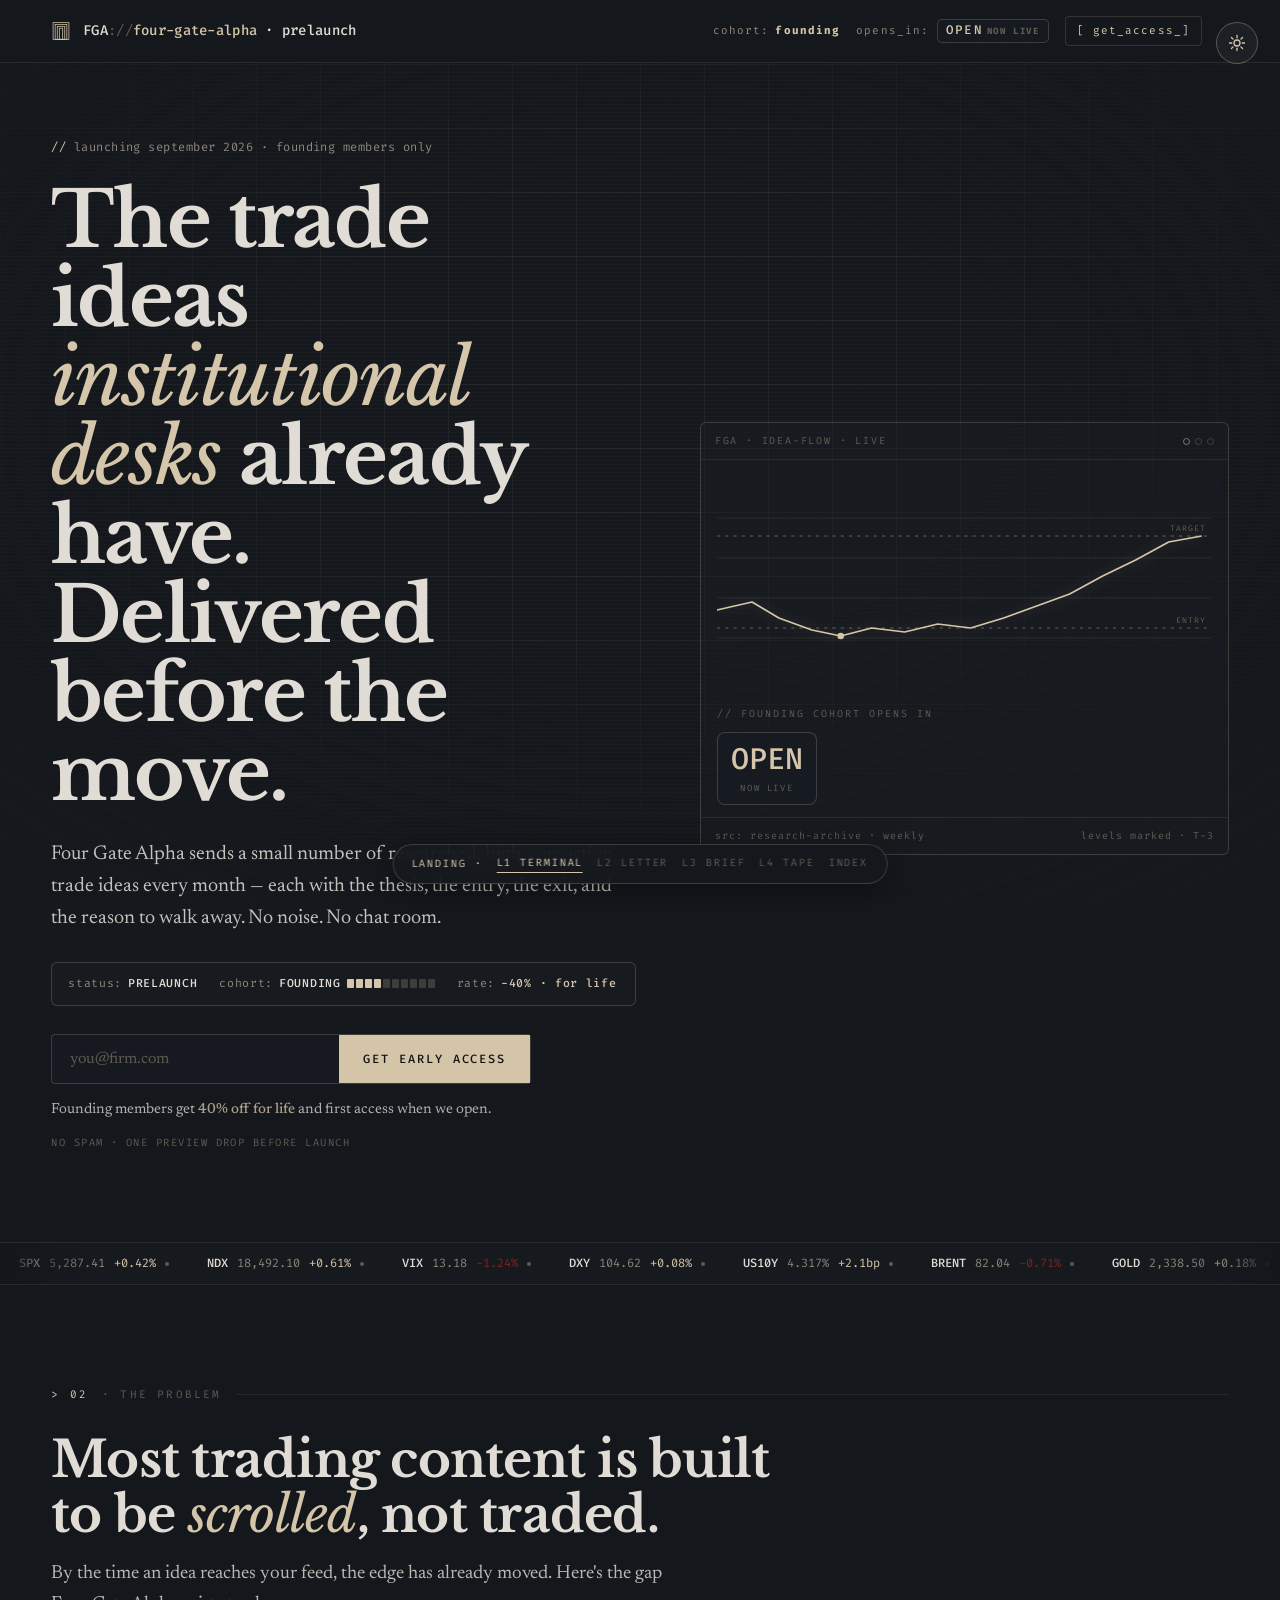
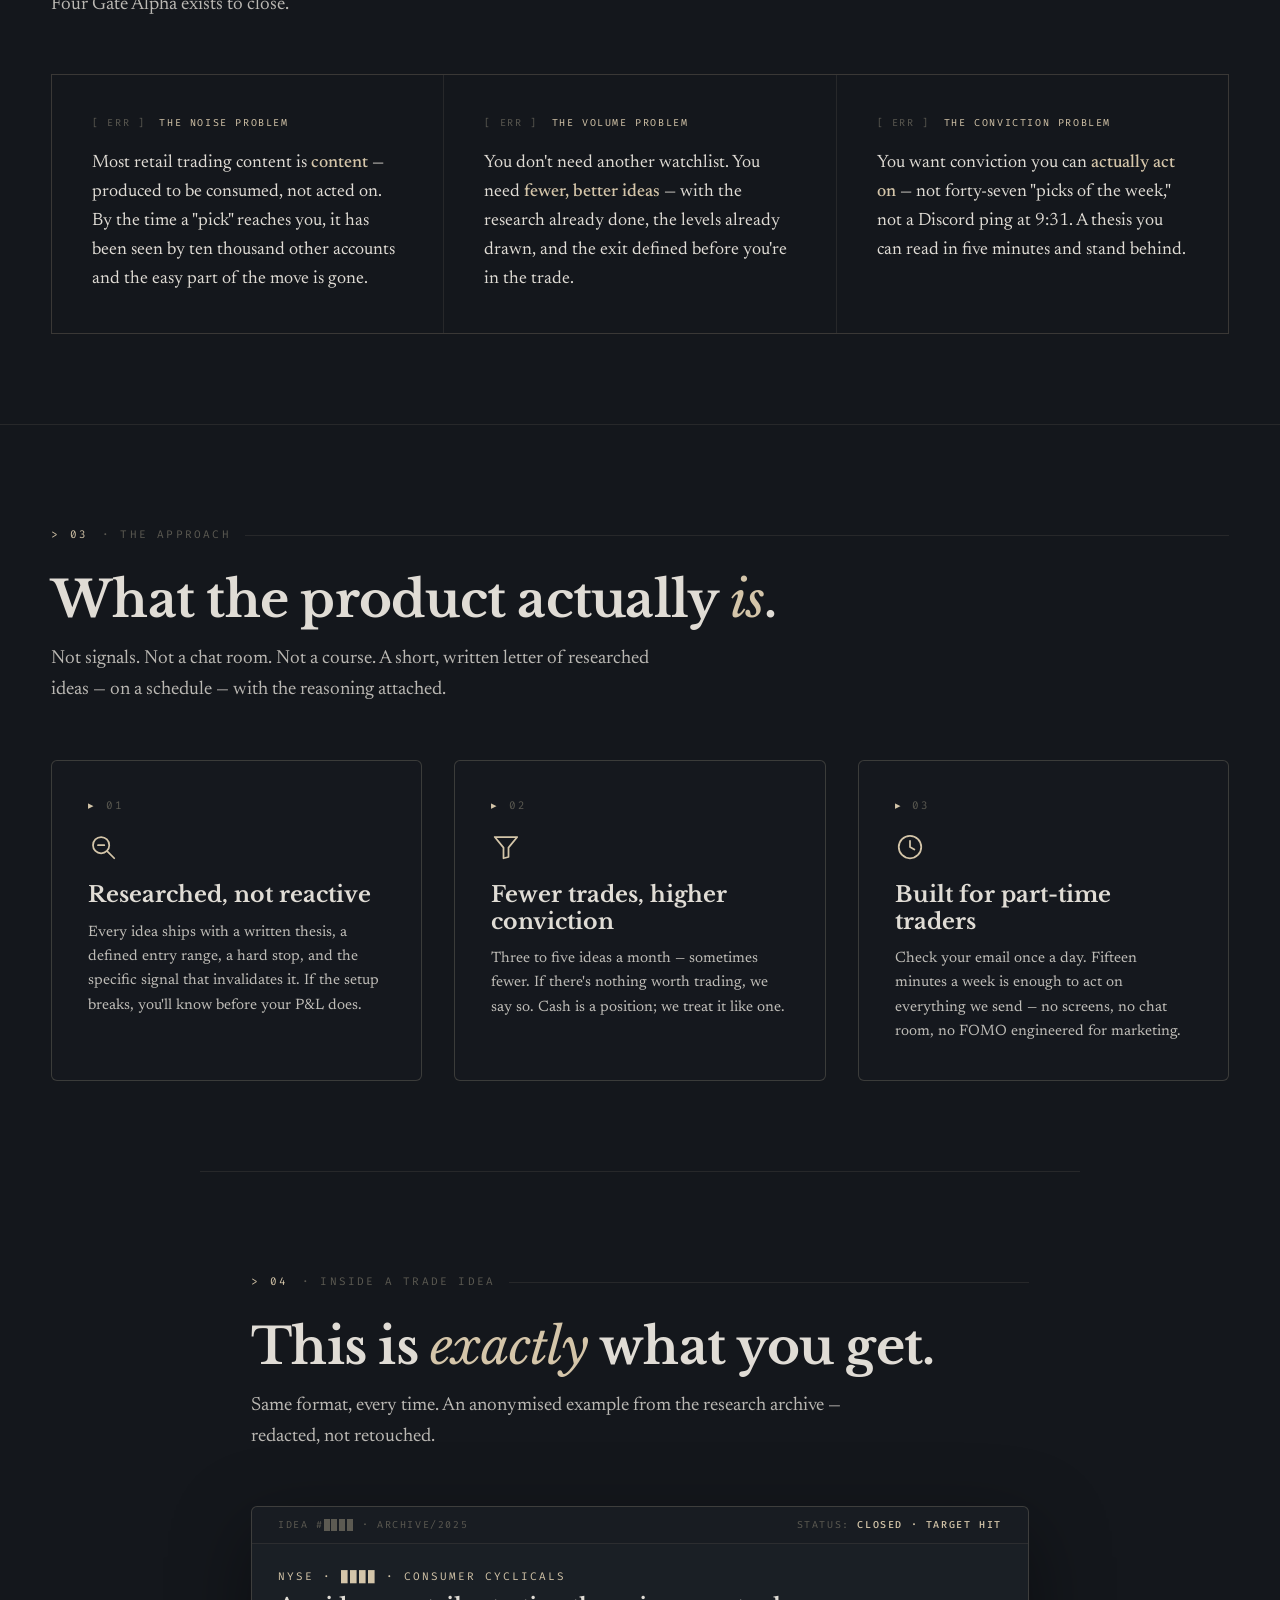
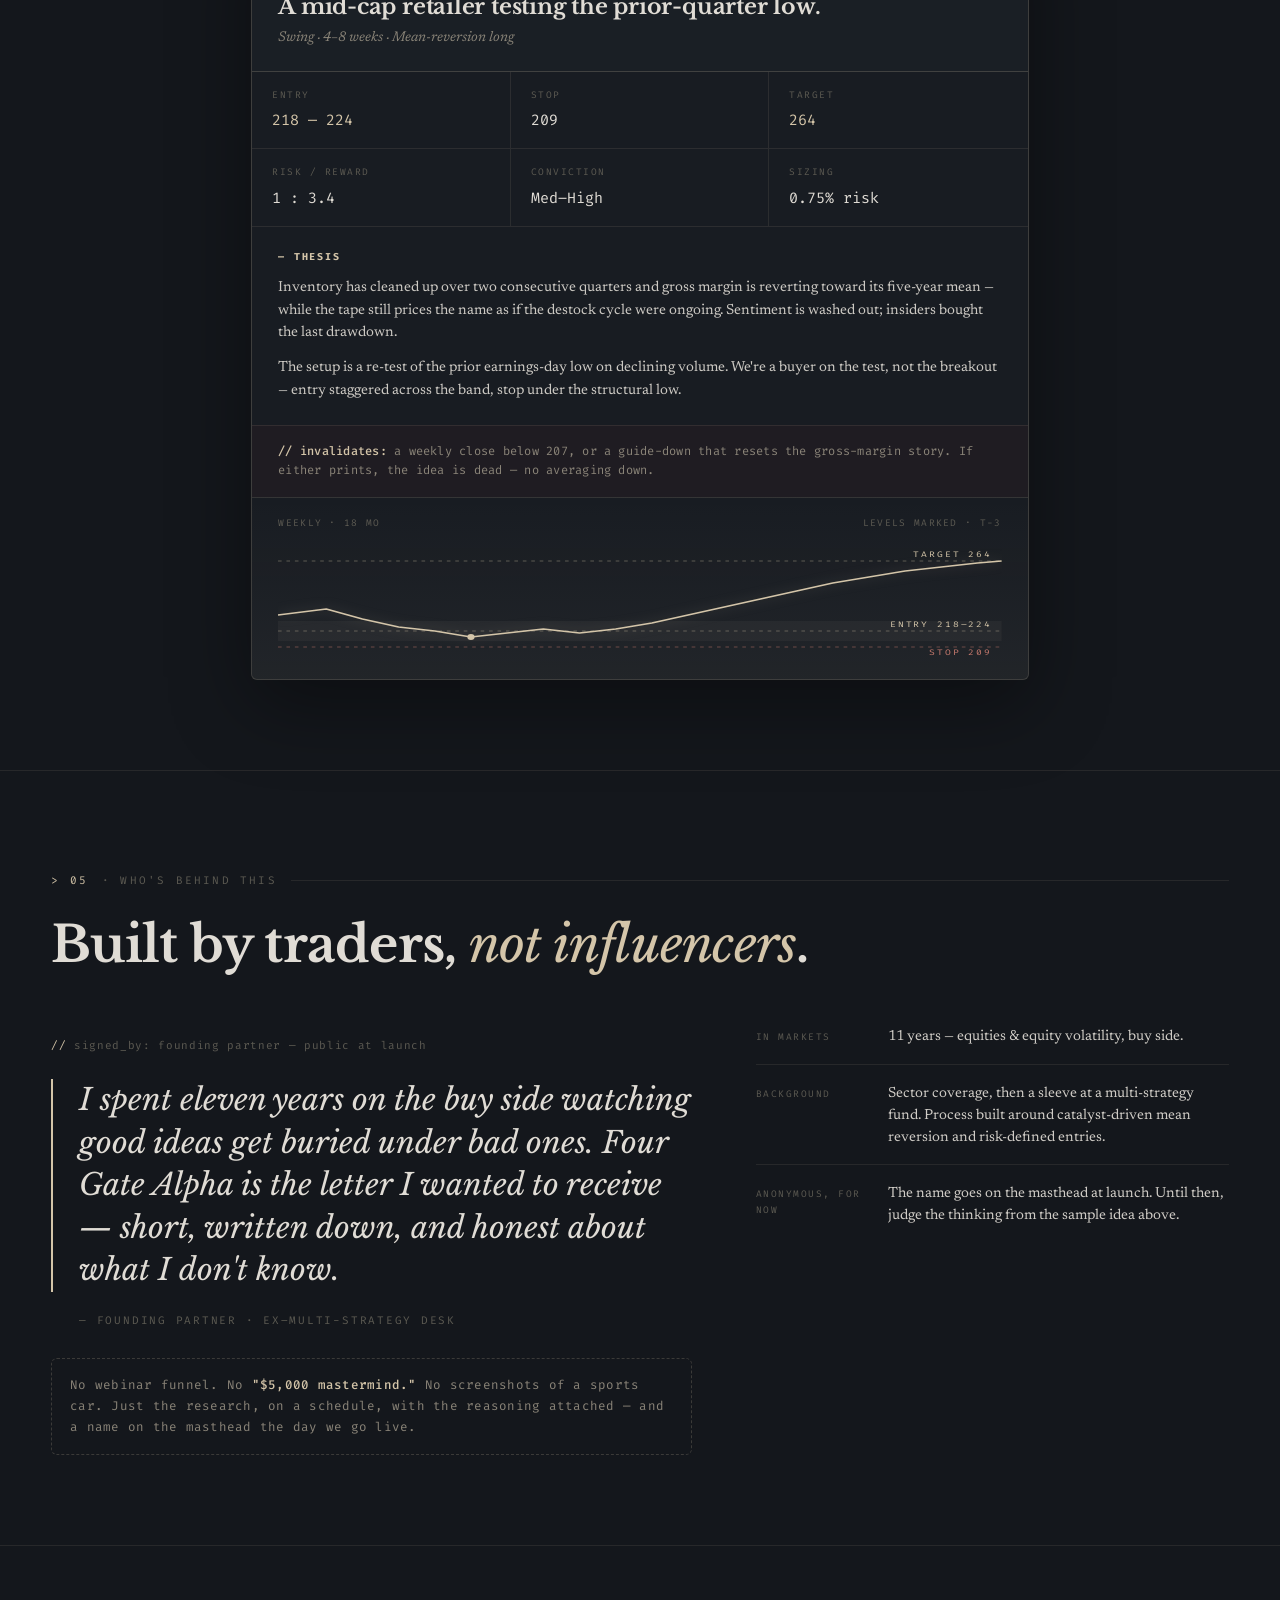
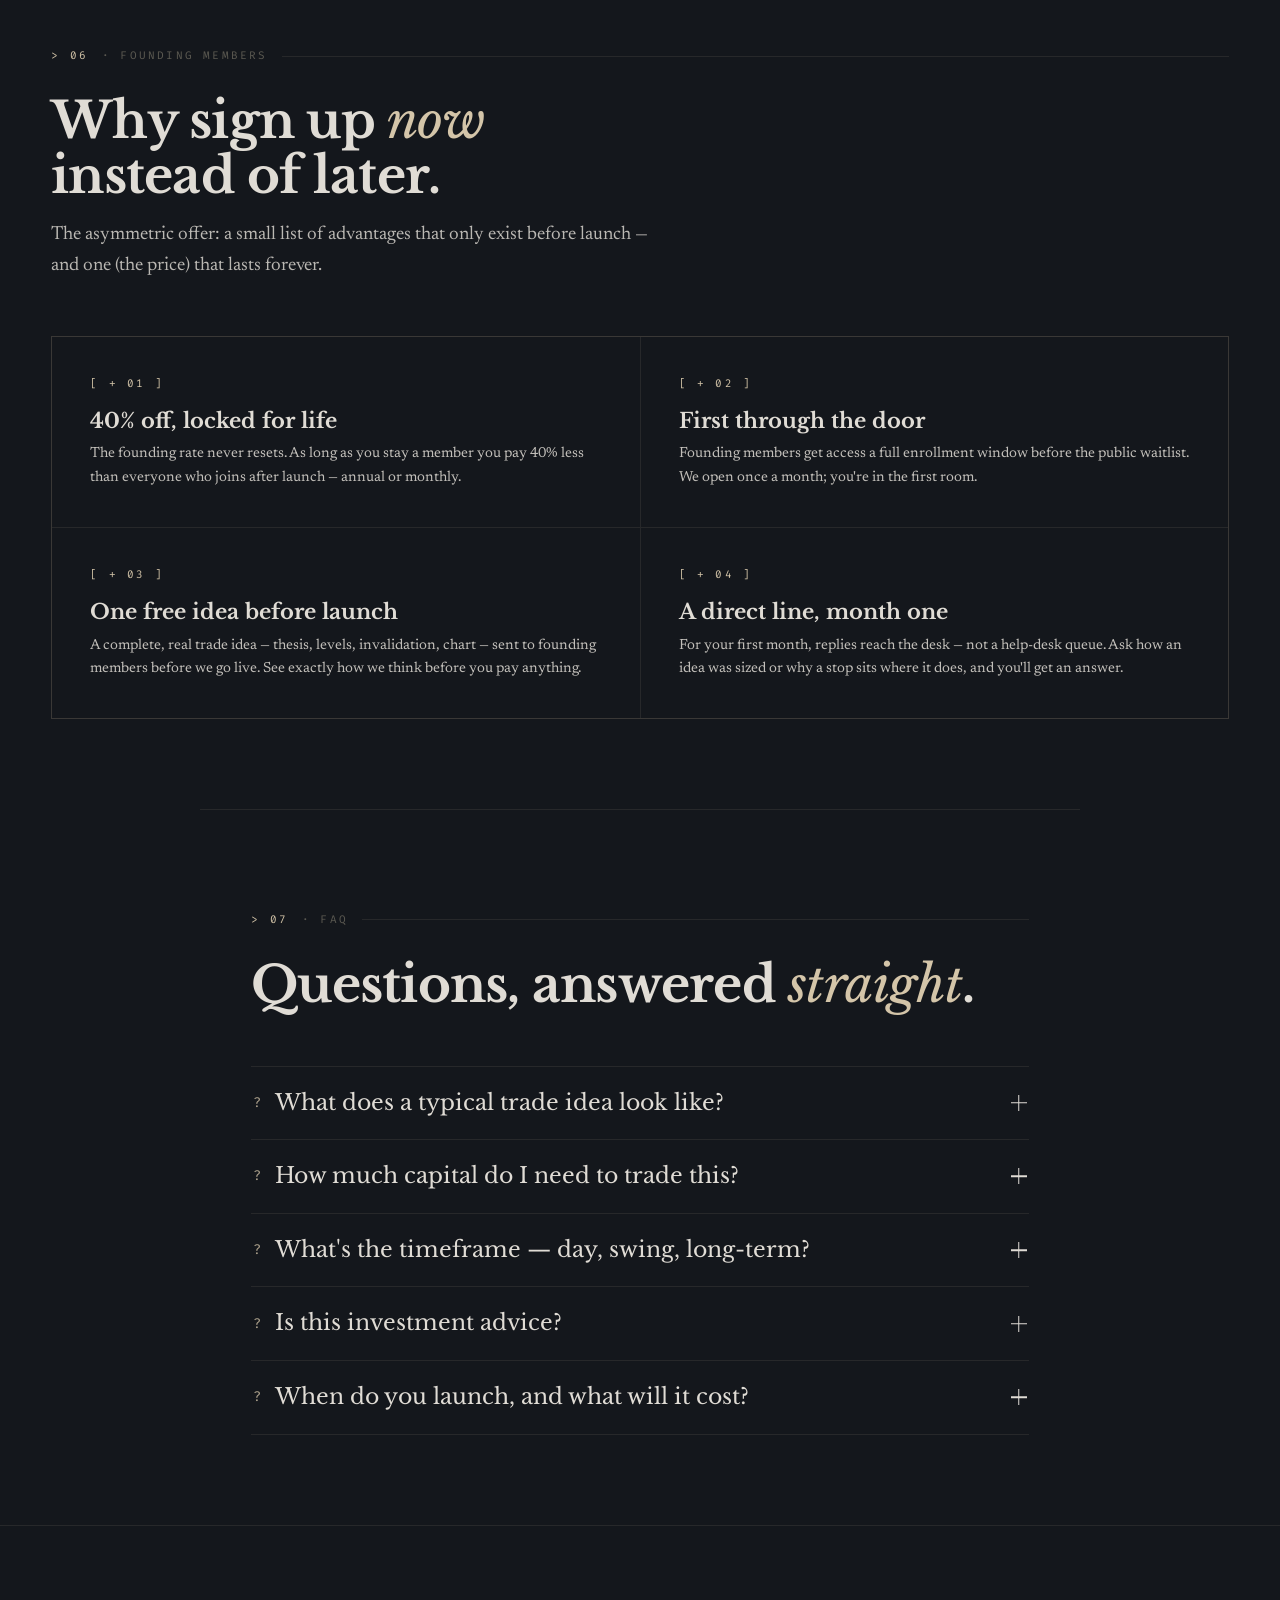
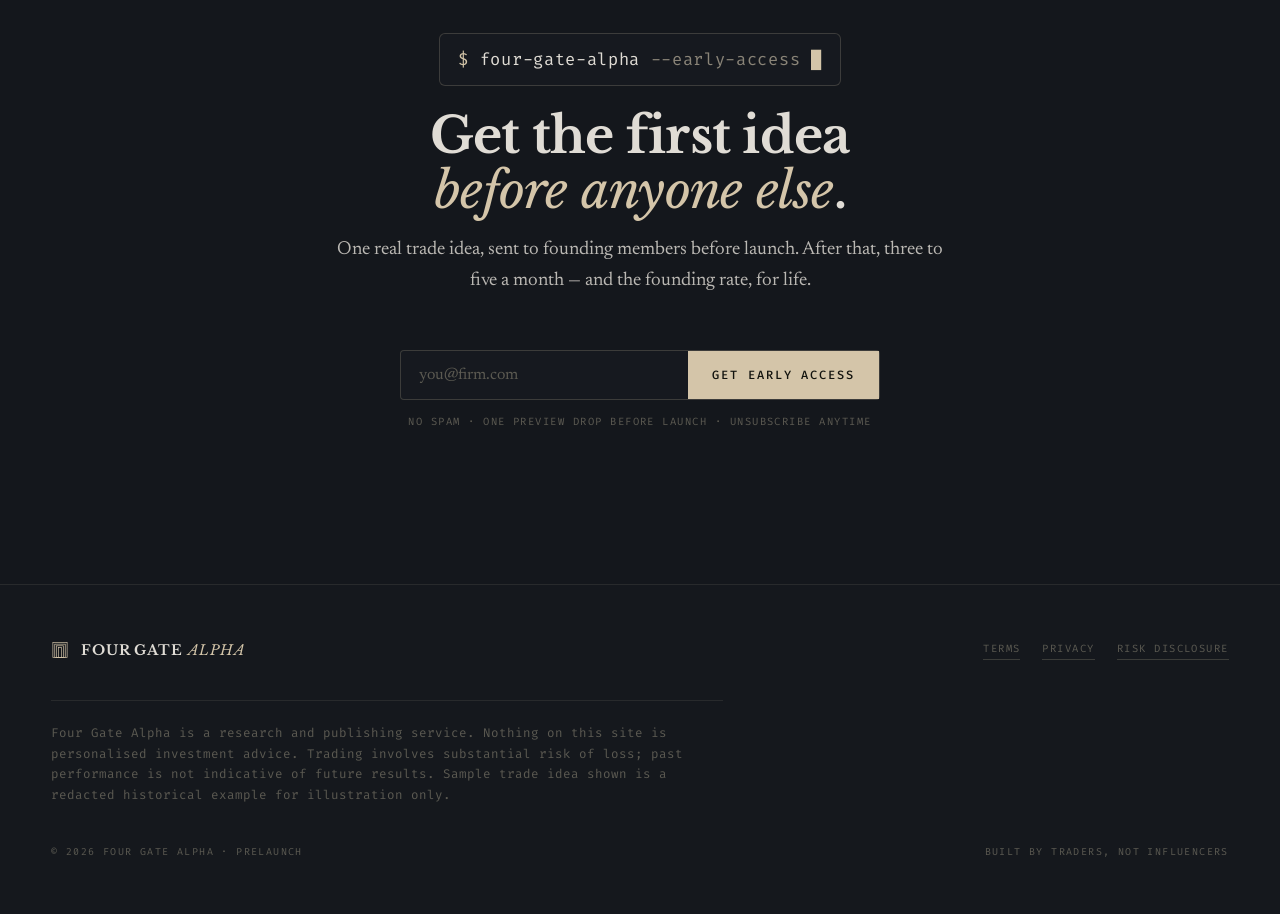
<file: landing-v1.html>
<!doctype html>
<html lang="en">
  <head>
    <meta charset="UTF-8" />
    <meta name="viewport" content="width=device-width, initial-scale=1.0" />
    <title>Four Gate Alpha — Get Early Access · Terminal</title>
    <meta
      name="description"
      content="Researched, high-conviction trade ideas — the thesis, the entry, the exit, and the reason to walk away. Launching September 2026. Founding members get 40% off for life."
    />
    <meta property="og:type" content="website" />
    <meta property="og:title" content="Four Gate Alpha — Get Early Access" />
    <meta
      property="og:description"
      content="The trade ideas institutional desks already have. Delivered before the move. Founding members get 40% off for life."
    />
    <meta name="twitter:card" content="summary_large_image" />

    <link rel="preconnect" href="https://fonts.googleapis.com" />
    <link rel="preconnect" href="https://fonts.gstatic.com" crossorigin />
    <link
      href="https://fonts.googleapis.com/css2?family=Libre+Baskerville:ital,wght@0,400;0,700;1,400&family=Newsreader:ital,opsz,wght@0,6..72,300;0,6..72,400;0,6..72,500;1,6..72,400&family=Fira+Code:wght@300;400;500&display=swap"
      rel="stylesheet"
    />
    <link rel="stylesheet" href="_shared.css" />
    <link rel="stylesheet" href="shared/landing.css" />
    <script>
      try {
        document.documentElement.dataset.theme =
          localStorage.getItem("fga-theme") === "light" ? "light" : "dark";
      } catch (e) {
        document.documentElement.dataset.theme = "dark";
      }
      document.documentElement.classList.add("has-js");
    </script>
    <style>
      /* ===========================================================
         L1 — "Terminal":  Bloomberg-terminal chrome meets modern SaaS.
         Mono everywhere it counts (chrome, data, labels) — serif kept
         for headlines per the brand system.
         =========================================================== */
      .lp-page.t1 {
        --t1-line: color-mix(in srgb, var(--accent) 16%, transparent);
      }

      /* scanline overlay (sits inside .fx-layer) */
      .t1-scanlines {
        background-image: repeating-linear-gradient(
          to bottom,
          rgba(212, 197, 169, 0.045) 0px,
          rgba(212, 197, 169, 0.045) 1px,
          transparent 1px,
          transparent 4px
        );
        opacity: 0.6;
      }
      :root[data-theme="light"] .t1-scanlines {
        background-image: repeating-linear-gradient(
          to bottom,
          rgba(42, 39, 34, 0.04) 0px,
          rgba(42, 39, 34, 0.04) 1px,
          transparent 1px,
          transparent 4px
        );
      }

      /* command-line topbar */
      .t1 .topbar-inner {
        font-family: var(--mono);
      }
      .t1 .topbar .brand-mark .name {
        font-family: var(--mono);
        font-weight: 500;
        text-transform: none;
        letter-spacing: 0.02em;
      }
      .t1 .topbar .brand-mark .name em {
        font-style: normal;
        color: var(--text-faint);
      }
      .t1 .topbar .brand-mark .name b {
        color: var(--accent);
        font-weight: 500;
      }
      .t1-bar-right {
        display: flex;
        align-items: center;
        gap: 16px;
        font-family: var(--mono);
        font-size: 11px;
        letter-spacing: 0.1em;
        color: var(--text-dim);
      }
      .t1-bar-right .blink {
        color: var(--accent);
        animation: t1Blink 1.1s steps(1) infinite;
      }
      @keyframes t1Blink {
        50% {
          opacity: 0;
        }
      }
      .t1-bar-cta {
        color: var(--accent);
        border: 1px solid var(--t1-line);
        border-radius: 4px;
        padding: 5px 11px;
        transition:
          border-color 0.2s ease,
          background 0.2s ease;
      }
      .t1-bar-cta:hover {
        border-color: var(--accent);
        background: color-mix(in srgb, var(--accent) 9%, transparent);
      }
      @media (max-width: 720px) {
        .t1-bar-right .t1-bar-status {
          display: none;
        }
      }

      /* generic mono section marker for this treatment */
      .t1 .lp-section-marker {
        margin-bottom: 28px;
      }

      /* ---- hero ---- */
      .t1-hero {
        padding-top: clamp(40px, 7vh, 80px);
      }
      .t1-hero-grid {
        display: grid;
        grid-template-columns: 1.05fr 0.95fr;
        gap: clamp(36px, 5vw, 72px);
        align-items: center;
      }
      .t1-hero-eyebrow {
        font-family: var(--mono);
        font-size: 12px;
        letter-spacing: 0.04em;
        color: var(--text-dim);
        margin-bottom: 24px;
      }
      .t1-hero-eyebrow .k {
        color: var(--accent);
      }
      .t1 .lp-hero-title {
        margin-bottom: 24px;
      }
      .t1 .lp-hero-sub {
        margin-bottom: 28px;
      }
      .t1-statline {
        font-family: var(--mono);
        font-size: 11.5px;
        letter-spacing: 0.06em;
        color: var(--text-dim);
        border: 1px solid var(--hairline-strong);
        border-radius: 6px;
        padding: 12px 16px;
        margin-bottom: 28px;
        display: flex;
        flex-wrap: wrap;
        gap: 8px 22px;
        background: color-mix(in srgb, var(--ink-2) 55%, transparent);
      }
      .t1-statline span b {
        color: var(--text);
        font-weight: 500;
        margin-left: 6px;
      }
      .t1-statline .acc b {
        color: var(--accent);
      }
      .t1-bar-meter {
        display: inline-flex;
        gap: 2px;
        vertical-align: middle;
        margin-left: 6px;
      }
      .t1-bar-meter i {
        width: 7px;
        height: 9px;
        display: inline-block;
        background: var(--hairline-strong);
        border-radius: 1px;
      }
      .t1-bar-meter i.on {
        background: var(--accent);
      }
      .t1 .lp-cta .form-row {
        max-width: 480px;
        border-radius: 4px;
      }
      .t1-hero-panel {
        border: 1px solid var(--hairline-strong);
        border-radius: 6px;
        background: color-mix(in srgb, var(--ink-2) 50%, transparent);
        overflow: hidden;
      }
      .t1-panel-bar {
        display: flex;
        align-items: center;
        justify-content: space-between;
        gap: 12px;
        padding: 10px 14px;
        border-bottom: 1px solid var(--hairline);
        font-family: var(--mono);
        font-size: 10px;
        letter-spacing: 0.18em;
        text-transform: uppercase;
        color: var(--text-faint);
      }
      .t1-panel-bar .dots {
        display: inline-flex;
        gap: 5px;
      }
      .t1-panel-bar .dots i {
        width: 7px;
        height: 7px;
        border-radius: 50%;
        border: 1px solid var(--hairline-strong);
      }
      .t1-panel-bar .dots i:first-child {
        border-color: color-mix(in srgb, var(--accent) 50%, transparent);
      }
      .t1-panel-body {
        padding: 18px 16px 14px;
      }
      .t1-panel-body svg {
        width: 100%;
        height: 200px;
        display: block;
      }
      .t1-chart-line {
        stroke-dasharray: 1;
        stroke-dashoffset: 1;
        animation: t1Draw 3.4s cubic-bezier(0.35, 0, 0.2, 1) 0.3s forwards;
        filter: drop-shadow(
          0 0 7px color-mix(in srgb, var(--accent) 30%, transparent)
        );
      }
      @keyframes t1Draw {
        to {
          stroke-dashoffset: 0;
        }
      }
      .t1-chart-grid line {
        stroke: var(--hairline);
      }
      .t1-chart-axis {
        font-family: var(--mono);
        font-size: 8px;
        letter-spacing: 0.1em;
        fill: var(--text-faint);
      }
      .t1-panel-foot {
        padding: 10px 14px;
        border-top: 1px solid var(--hairline);
        font-family: var(--mono);
        font-size: 10px;
        letter-spacing: 0.1em;
        color: var(--text-faint);
        display: flex;
        justify-content: space-between;
        gap: 12px;
      }
      .t1-countdown-wrap {
        display: flex;
        flex-direction: column;
        gap: 10px;
        margin-bottom: 6px;
      }
      .t1-countdown-wrap .cd-label {
        font-family: var(--mono);
        font-size: 10px;
        letter-spacing: 0.2em;
        text-transform: uppercase;
        color: var(--text-faint);
      }

      /* ---- problem panels ---- */
      .t1 .lp-problem-card {
        position: relative;
      }
      .t1 .lp-problem-card .tag {
        font-size: 10px;
        letter-spacing: 0.16em;
      }
      .t1 .lp-problem-card .tag .pip {
        display: none;
      }
      .t1 .lp-problem-card .tag::before {
        content: "[ ERR ]";
        color: var(--text-faint);
        margin-right: 4px;
      }

      /* ---- pillars ---- */
      .t1 .lp-pillar {
        border-radius: 6px;
        background: color-mix(in srgb, var(--ink-2) 44%, transparent);
      }
      .t1 .lp-pillar .num::before {
        content: "▸ ";
        color: var(--accent);
      }
      .t1 .lp-pillar::after {
        content: "";
        position: absolute;
        left: 0;
        right: 0;
        bottom: 0;
        height: 2px;
        background: linear-gradient(
          90deg,
          var(--accent),
          color-mix(in srgb, var(--accent) 0%, transparent)
        );
        opacity: 0;
        transition: opacity 0.3s ease;
      }
      .t1 .lp-pillar:hover::after {
        opacity: 0.6;
      }

      /* ---- trade idea = terminal ticket ---- */
      .t1 .lp-trade-card {
        border-radius: 6px;
      }
      .t1 .lp-tc-head {
        padding-top: 24px;
        background: color-mix(in srgb, var(--ink-3) 40%, transparent);
        border-bottom: 1px solid var(--hairline-strong);
      }
      .t1 .lp-tc-ticket-bar {
        font-family: var(--mono);
        font-size: 10px;
        letter-spacing: 0.16em;
        text-transform: uppercase;
        color: var(--text-faint);
        display: flex;
        justify-content: space-between;
        gap: 12px;
        padding: 10px 26px;
        border-bottom: 1px solid var(--hairline);
      }
      .t1 .lp-tc-ticket-bar b {
        color: var(--accent);
        font-weight: 500;
      }
      .t1 .lp-tc-stamp {
        display: none;
      }
      .t1-sample-grid {
        display: grid;
        grid-template-columns: 1fr;
        gap: 0;
      }
      .t1-invalidation {
        font-family: var(--mono);
        font-size: 12px;
        line-height: 1.6;
        letter-spacing: 0.02em;
        color: var(--text-dim);
        padding: 16px 26px;
        border-top: 1px solid var(--hairline);
        background: color-mix(in srgb, var(--dark-earth) 7%, transparent);
      }
      .t1-invalidation b {
        color: var(--accent);
        font-weight: 500;
      }

      /* ---- founder ---- */
      .t1-founder-sig {
        font-family: var(--mono);
        font-size: 11px;
        letter-spacing: 0.06em;
        color: var(--text-faint);
        margin-bottom: 24px;
      }
      .t1-founder-sig .k {
        color: var(--accent);
      }
      .t1-noinfluencer {
        font-family: var(--mono);
        font-size: 12.5px;
        line-height: 1.7;
        letter-spacing: 0.02em;
        color: var(--text-dim);
        border: 1px dashed var(--hairline-strong);
        border-radius: 6px;
        padding: 16px 18px;
        margin-top: 28px;
      }
      .t1-noinfluencer b {
        color: var(--accent);
        font-weight: 500;
      }

      /* ---- perks ---- */
      .t1 .lp-perk::before {
        content: "[ + " counter(perk, decimal-leading-zero) " ]";
      }

      /* ---- faq ---- */
      .t1 .lp-faq-q {
        font-family: var(--display);
        justify-content: flex-start;
        gap: 14px;
      }
      .t1 .lp-faq-q .q-icon {
        margin-left: auto;
      }
      .t1 .lp-faq-q::before {
        content: "?";
        font-family: var(--mono);
        font-size: 14px;
        color: var(--accent);
        flex-shrink: 0;
        opacity: 0.8;
      }

      /* ---- final cta ---- */
      .t1-final {
        text-align: center;
      }
      .t1-cmd {
        font-family: var(--mono);
        font-size: clamp(13px, 1.6vw, 17px);
        letter-spacing: 0.04em;
        color: var(--text-dim);
        margin-bottom: 22px;
        display: inline-block;
        border: 1px solid var(--hairline-strong);
        border-radius: 6px;
        padding: 12px 18px;
        background: color-mix(in srgb, var(--ink-2) 50%, transparent);
      }
      .t1-cmd .p {
        color: var(--accent);
      }
      .t1-cmd .c {
        color: var(--text);
      }
      .t1-cmd .blink {
        animation: t1Blink 1.1s steps(1) infinite;
        color: var(--accent);
      }
      .t1-final .lp-cta {
        align-items: center;
        text-align: center;
      }

      /* ---- footer ---- */
      .t1 .lp-footer {
        font-family: var(--mono);
      }

      @media (max-width: 920px) {
        .t1-hero-grid {
          grid-template-columns: 1fr;
          gap: 40px;
        }
        .t1-hero-panel {
          order: 2;
        }
      }
    </style>
  </head>
  <body>
    <div class="hero-page lp-page t1">
      <div class="fx-layer" aria-hidden="true">
        <div class="fx-grid"></div>
        <div class="t1-scanlines" style="position: absolute; inset: 0"></div>
        <div class="fx-scan"></div>
        <div class="fx-vignette"></div>
      </div>

      <header class="topbar">
        <div class="topbar-inner">
          <div class="brand-mark">
            <span class="glyph" aria-hidden="true">
              <svg
                width="20"
                height="20"
                viewBox="0 0 24 24"
                fill="none"
                stroke="currentColor"
                stroke-width="0.9"
              >
                <rect x="2.5" y="2" width="19" height="20" />
                <rect x="5" y="4.2" width="14" height="17.8" />
                <rect x="7.5" y="6.4" width="9" height="15.6" />
                <rect x="10" y="8.6" width="4" height="13.4" />
              </svg>
            </span>
            <span class="name"
              >FGA<em>://</em><b>four-gate-alpha</b> · prelaunch</span
            >
          </div>
          <div class="t1-bar-right">
            <span class="t1-bar-status"
              >cohort:<b style="color: var(--accent); margin-left: 6px"
                >founding</b
              ></span
            >
            <span class="t1-bar-status"
              >opens_in:<b
                class="lp-countdown is-inline"
                data-countdown="2026-09-15T09:30:00-04:00"
                data-units="dhm"
                style="margin-left: 8px"
                >—</b
              ></span
            >
            <a class="t1-bar-cta" href="#waitlist"
              >[ get_access<span class="blink">_</span>]</a
            >
          </div>
        </div>
      </header>

      <main>
        <!-- ───────────── SECTION 1 — HERO ───────────── -->
        <section
          class="lp-section lp-hero t1-hero"
          id="waitlist"
          aria-label="Get early access"
        >
          <div class="t1-hero-grid">
            <div>
              <p class="t1-hero-eyebrow">
                <span class="k">//</span> launching september 2026 · founding
                members only
              </p>
              <h1 class="lp-hero-title">
                The trade ideas <em>institutional desks</em> already have.
                Delivered before the move.
              </h1>
              <p class="lp-hero-sub">
                Four Gate Alpha sends a small number of researched,
                high-conviction trade ideas every month — each with the thesis,
                the entry, the exit, and the reason to walk away. No noise. No
                chat room.
              </p>
              <div class="t1-statline" aria-hidden="true">
                <span>status:<b>PRELAUNCH</b></span>
                <span
                  >cohort:<b
                    >FOUNDING<span class="t1-bar-meter"
                      ><i class="on"></i><i class="on"></i><i class="on"></i
                      ><i class="on"></i><i></i><i></i><i></i><i></i><i></i
                      ><i></i></span></b
                ></span>
                <span class="acc">rate:<b>−40% · for life</b></span>
              </div>
              <div class="lp-cta">
                <form class="form-row" onsubmit="event.preventDefault()">
                  <input
                    type="email"
                    placeholder="you@firm.com"
                    aria-label="Email address"
                  />
                  <button type="submit" class="btn-primary">
                    Get Early Access
                  </button>
                </form>
                <p class="note">
                  Founding members get <strong>40% off for life</strong> and
                  first access when we open.
                </p>
                <p class="fine">No spam · One preview drop before launch</p>
              </div>
            </div>

            <div class="t1-hero-panel" aria-hidden="true">
              <div class="t1-panel-bar">
                <span>fga · idea-flow · live</span>
                <span class="dots"><i></i><i></i><i></i></span>
              </div>
              <div class="t1-panel-body">
                <svg viewBox="0 0 480 200" preserveAspectRatio="none">
                  <g class="t1-chart-grid">
                    <line x1="0" y1="40" x2="480" y2="40" />
                    <line x1="0" y1="80" x2="480" y2="80" />
                    <line x1="0" y1="120" x2="480" y2="120" />
                    <line x1="0" y1="160" x2="480" y2="160" />
                  </g>
                  <line
                    x1="0"
                    y1="58"
                    x2="480"
                    y2="58"
                    stroke="rgba(212,197,169,0.4)"
                    stroke-dasharray="3 5"
                    stroke-width="1"
                    class="lp-tc-level"
                  />
                  <text x="474" y="53" text-anchor="end" class="t1-chart-axis">
                    TARGET
                  </text>
                  <line
                    x1="0"
                    y1="150"
                    x2="480"
                    y2="150"
                    stroke="rgba(212,197,169,0.4)"
                    stroke-dasharray="3 5"
                    stroke-width="1"
                    class="lp-tc-level"
                  />
                  <text x="474" y="145" text-anchor="end" class="t1-chart-axis">
                    ENTRY
                  </text>
                  <path
                    class="t1-chart-line"
                    pathLength="1"
                    d="M0,132 L34,124 L60,140 L92,152 L120,158 L150,150 L182,154 L214,146 L246,150 L278,140 L310,128 L342,116 L374,98 L406,82 L438,64 L470,58"
                    fill="none"
                    stroke="#D4C5A9"
                    stroke-width="1.6"
                    stroke-linejoin="round"
                  />
                  <circle cx="120" cy="158" r="3.2" fill="#D4C5A9" />
                </svg>
              </div>
              <div class="t1-countdown-wrap" style="padding: 14px 16px 6px">
                <span class="cd-label">// founding cohort opens in</span>
                <span
                  class="lp-countdown"
                  data-countdown="2026-09-15T09:30:00-04:00"
                  data-units="dhms"
                  >—</span
                >
              </div>
              <div class="t1-panel-foot">
                <span>src: research-archive · weekly</span>
                <span>levels marked · T−3</span>
              </div>
            </div>
          </div>
        </section>

        <!-- ───────────── TICKER STRIP ───────────── -->
        <div class="lp-ticker-strip" aria-hidden="true">
          <span class="lp-ticker-track" data-ticker></span>
        </div>

        <!-- ───────────── SECTION 2 — THE PROBLEM ───────────── -->
        <section class="lp-section reveal-on-scroll" id="problem">
          <p class="lp-section-marker">
            <span class="n">> 02</span> · the problem
          </p>
          <div class="lp-section-head">
            <h2 class="lp-heading">
              Most trading content is built to be <em>scrolled</em>, not traded.
            </h2>
            <p class="lp-lede">
              By the time an idea reaches your feed, the edge has already moved.
              Here's the gap Four Gate Alpha exists to close.
            </p>
          </div>
          <div class="lp-problems">
            <article class="lp-problem-card">
              <span class="tag">the noise problem</span>
              <p>
                Most retail trading content is <span class="hl">content</span> —
                produced to be consumed, not acted on. By the time a "pick"
                reaches you, it has been seen by ten thousand other accounts and
                the easy part of the move is gone.
              </p>
            </article>
            <article class="lp-problem-card">
              <span class="tag">the volume problem</span>
              <p>
                You don't need another watchlist. You need
                <span class="hl">fewer, better ideas</span> — with the research
                already done, the levels already drawn, and the exit defined
                before you're in the trade.
              </p>
            </article>
            <article class="lp-problem-card">
              <span class="tag">the conviction problem</span>
              <p>
                You want conviction you can
                <span class="hl">actually act on</span> — not forty-seven "picks
                of the week," not a Discord ping at 9:31. A thesis you can read
                in five minutes and stand behind.
              </p>
            </article>
          </div>
        </section>

        <!-- ───────────── SECTION 3 — THE APPROACH ───────────── -->
        <section class="lp-section reveal-on-scroll" id="how">
          <p class="lp-section-marker">
            <span class="n">> 03</span> · the approach
          </p>
          <div class="lp-section-head">
            <h2 class="lp-heading">What the product actually <em>is</em>.</h2>
            <p class="lp-lede">
              Not signals. Not a chat room. Not a course. A short, written
              letter of researched ideas — on a schedule — with the reasoning
              attached.
            </p>
          </div>
          <div class="lp-pillars">
            <article class="lp-pillar reveal-on-scroll r1">
              <span class="num">01</span>
              <svg
                class="icon"
                viewBox="0 0 24 24"
                fill="none"
                stroke="currentColor"
                stroke-width="1.4"
                stroke-linecap="round"
                stroke-linejoin="round"
              >
                <circle cx="10.5" cy="10.5" r="6.5" />
                <line x1="15.5" y1="15.5" x2="21" y2="21" />
                <line x1="8" y1="10.5" x2="13" y2="10.5" />
              </svg>
              <h3>Researched, not reactive</h3>
              <p>
                Every idea ships with a written thesis, a defined entry range, a
                hard stop, and the specific signal that invalidates it. If the
                setup breaks, you'll know before your P&amp;L does.
              </p>
            </article>
            <article class="lp-pillar reveal-on-scroll r2">
              <span class="num">02</span>
              <svg
                class="icon"
                viewBox="0 0 24 24"
                fill="none"
                stroke="currentColor"
                stroke-width="1.4"
                stroke-linecap="round"
                stroke-linejoin="round"
              >
                <path d="M3 4h18l-7 8.5V20l-4 1v-8.5L3 4z" />
              </svg>
              <h3>Fewer trades, higher conviction</h3>
              <p>
                Three to five ideas a month — sometimes fewer. If there's
                nothing worth trading, we say so. Cash is a position; we treat
                it like one.
              </p>
            </article>
            <article class="lp-pillar reveal-on-scroll r3">
              <span class="num">03</span>
              <svg
                class="icon"
                viewBox="0 0 24 24"
                fill="none"
                stroke="currentColor"
                stroke-width="1.4"
                stroke-linecap="round"
                stroke-linejoin="round"
              >
                <circle cx="12" cy="12" r="9" />
                <path d="M12 7v5l3.5 2" />
              </svg>
              <h3>Built for part-time traders</h3>
              <p>
                Check your email once a day. Fifteen minutes a week is enough to
                act on everything we send — no screens, no chat room, no FOMO
                engineered for marketing.
              </p>
            </article>
          </div>
        </section>

        <!-- ───────────── SECTION 4 — INSIDE A TRADE IDEA ───────────── -->
        <section class="lp-section is-narrow reveal-on-scroll" id="sample">
          <p class="lp-section-marker">
            <span class="n">> 04</span> · inside a trade idea
          </p>
          <div class="lp-section-head">
            <h2 class="lp-heading">This is <em>exactly</em> what you get.</h2>
            <p class="lp-lede">
              Same format, every time. An anonymised example from the research
              archive — redacted, not retouched.
            </p>
          </div>
          <article class="lp-trade-card" aria-label="Sample trade idea">
            <div class="lp-tc-ticket-bar">
              <span>idea #████ · archive/2025</span>
              <span>status: <b>closed · target hit</b></span>
            </div>
            <div class="lp-tc-head">
              <div class="lp-tc-ticker">NYSE · ████ · CONSUMER CYCLICALS</div>
              <h3 class="lp-tc-name">
                A mid-cap retailer testing the prior-quarter low.
              </h3>
              <div class="lp-tc-tag">
                Swing · 4–8 weeks · Mean-reversion long
              </div>
            </div>
            <div class="lp-tc-grid">
              <div class="lp-tc-cell">
                <div class="lp-tc-k">Entry</div>
                <div class="lp-tc-v accent">218 — 224</div>
              </div>
              <div class="lp-tc-cell">
                <div class="lp-tc-k">Stop</div>
                <div class="lp-tc-v">209</div>
              </div>
              <div class="lp-tc-cell">
                <div class="lp-tc-k">Target</div>
                <div class="lp-tc-v accent">264</div>
              </div>
              <div class="lp-tc-cell">
                <div class="lp-tc-k">Risk / Reward</div>
                <div class="lp-tc-v">1 : 3.4</div>
              </div>
              <div class="lp-tc-cell">
                <div class="lp-tc-k">Conviction</div>
                <div class="lp-tc-v">Med–High</div>
              </div>
              <div class="lp-tc-cell">
                <div class="lp-tc-k">Sizing</div>
                <div class="lp-tc-v">0.75% risk</div>
              </div>
            </div>
            <div class="lp-tc-body">
              <h4>— Thesis</h4>
              <p>
                Inventory has cleaned up over two consecutive quarters and gross
                margin is reverting toward its five-year mean — while the tape
                still prices the name as if the destock cycle were ongoing.
                Sentiment is washed out; insiders bought the last drawdown.
              </p>
              <p>
                The setup is a re-test of the prior earnings-day low on
                declining volume. We're a buyer on the test, not the breakout —
                entry staggered across the band, stop under the structural low.
              </p>
            </div>
            <div class="t1-invalidation">
              <b>// invalidates:</b> a weekly close below 207, or a guide-down
              that resets the gross-margin story. If either prints, the idea is
              dead — no averaging down.
            </div>
            <div class="lp-tc-chart">
              <div class="lp-tc-chart-meta">
                <span>Weekly · 18 mo</span><span>Levels marked · T−3</span>
              </div>
              <svg viewBox="0 0 600 116" preserveAspectRatio="none">
                <line
                  x1="0"
                  x2="600"
                  y1="20"
                  y2="20"
                  stroke="rgba(212,197,169,0.35)"
                  stroke-dasharray="3 4"
                  stroke-width="1"
                  class="lp-tc-level"
                />
                <text
                  x="592"
                  y="16"
                  text-anchor="end"
                  font-family="Fira Code"
                  font-size="8"
                  fill="#D4C5A9"
                  letter-spacing="2"
                >
                  TARGET 264
                </text>
                <rect
                  x="0"
                  y="80"
                  width="600"
                  height="20"
                  fill="rgba(212,197,169,0.05)"
                />
                <line
                  x1="0"
                  x2="600"
                  y1="90"
                  y2="90"
                  stroke="rgba(212,197,169,0.35)"
                  stroke-dasharray="3 4"
                  stroke-width="1"
                  class="lp-tc-level"
                />
                <text
                  x="592"
                  y="86"
                  text-anchor="end"
                  font-family="Fira Code"
                  font-size="8"
                  fill="#D4C5A9"
                  letter-spacing="2"
                >
                  ENTRY 218–224
                </text>
                <line
                  x1="0"
                  x2="600"
                  y1="106"
                  y2="106"
                  stroke="rgba(199,122,110,0.45)"
                  stroke-dasharray="3 4"
                  stroke-width="1"
                />
                <text
                  x="592"
                  y="114"
                  text-anchor="end"
                  font-family="Fira Code"
                  font-size="8"
                  fill="#C77A6E"
                  letter-spacing="2"
                >
                  STOP 209
                </text>
                <path
                  class="lp-tc-line"
                  pathLength="1"
                  d="M0,74 L40,68 L70,78 L100,86 L130,90 L160,96 L190,92 L220,88 L250,92 L280,88 L310,82 L340,74 L370,66 L400,58 L430,50 L460,42 L490,36 L520,30 L550,26 L580,22 L600,20"
                  fill="none"
                  stroke="#D4C5A9"
                  stroke-width="1.5"
                  stroke-linejoin="round"
                />
                <circle
                  class="lp-tc-marker"
                  cx="160"
                  cy="96"
                  r="3"
                  fill="#D4C5A9"
                />
              </svg>
            </div>
          </article>
        </section>

        <!-- ───────────── SECTION 5 — WHO'S BEHIND THIS ───────────── -->
        <section class="lp-section reveal-on-scroll" id="who">
          <p class="lp-section-marker">
            <span class="n">> 05</span> · who's behind this
          </p>
          <div class="lp-section-head">
            <h2 class="lp-heading">
              Built by traders, <em>not influencers</em>.
            </h2>
          </div>
          <div class="lp-founder">
            <div>
              <p class="t1-founder-sig">
                <span class="k">//</span> signed_by: founding partner — public
                at launch
              </p>
              <blockquote class="lp-founder-quote">
                I spent eleven years on the buy side watching good ideas get
                buried under bad ones. Four Gate Alpha is the letter I wanted to
                receive — short, written down, and honest about what I don't
                know.
              </blockquote>
              <p class="lp-founder-attr">
                — Founding partner · ex–multi-strategy desk
              </p>
              <div class="t1-noinfluencer">
                No webinar funnel. No <b>"$5,000 mastermind."</b> No screenshots
                of a sports car. Just the research, on a schedule, with the
                reasoning attached — and a name on the masthead the day we go
                live.
              </div>
            </div>
            <div class="lp-founder-creds">
              <div class="lp-founder-cred">
                <span class="k">In markets</span>
                <span class="v"
                  >11 years — equities &amp; equity volatility, buy side.</span
                >
              </div>
              <div class="lp-founder-cred">
                <span class="k">Background</span>
                <span class="v"
                  >Sector coverage, then a sleeve at a multi-strategy fund.
                  Process built around catalyst-driven mean reversion and
                  risk-defined entries.</span
                >
              </div>
              <div class="lp-founder-cred">
                <span class="k">Anonymous, for now</span>
                <span class="v"
                  >The name goes on the masthead at launch. Until then, judge
                  the thinking from the sample idea above.</span
                >
              </div>
            </div>
          </div>
        </section>

        <!-- ───────────── SECTION 6 — WHAT FOUNDING MEMBERS GET ───────────── -->
        <section class="lp-section reveal-on-scroll" id="founding">
          <p class="lp-section-marker">
            <span class="n">> 06</span> · founding members
          </p>
          <div class="lp-section-head">
            <h2 class="lp-heading">
              Why sign up <em>now</em> instead of later.
            </h2>
            <p class="lp-lede">
              The asymmetric offer: a small list of advantages that only exist
              before launch — and one (the price) that lasts forever.
            </p>
          </div>
          <div class="lp-perks">
            <article class="lp-perk reveal-on-scroll r1">
              <h3>40% off, locked for life</h3>
              <p>
                The founding rate never resets. As long as you stay a member you
                pay 40% less than everyone who joins after launch — annual or
                monthly.
              </p>
            </article>
            <article class="lp-perk reveal-on-scroll r2">
              <h3>First through the door</h3>
              <p>
                Founding members get access a full enrollment window before the
                public waitlist. We open once a month; you're in the first room.
              </p>
            </article>
            <article class="lp-perk reveal-on-scroll r3">
              <h3>One free idea before launch</h3>
              <p>
                A complete, real trade idea — thesis, levels, invalidation,
                chart — sent to founding members before we go live. See exactly
                how we think before you pay anything.
              </p>
            </article>
            <article class="lp-perk reveal-on-scroll r4">
              <h3>A direct line, month one</h3>
              <p>
                For your first month, replies reach the desk — not a help-desk
                queue. Ask how an idea was sized or why a stop sits where it
                does, and you'll get an answer.
              </p>
            </article>
          </div>
        </section>

        <!-- ───────────── SECTION 7 — FAQ ───────────── -->
        <section class="lp-section is-narrow reveal-on-scroll" id="faq">
          <p class="lp-section-marker"><span class="n">> 07</span> · faq</p>
          <div class="lp-section-head">
            <h2 class="lp-heading">Questions, answered <em>straight</em>.</h2>
          </div>
          <div class="lp-faq">
            <div class="lp-faq-item">
              <button class="lp-faq-q" type="button">
                What does a typical trade idea look like?<span
                  class="q-icon"
                  aria-hidden="true"
                ></span>
              </button>
              <div class="lp-faq-answer">
                <div class="lp-faq-answer-inner">
                  <p>
                    One name, one direction. You get a two-page note: the thesis
                    in plain English, an entry range, a hard stop, a target, the
                    time horizon, and the exact signal that would make us walk
                    away — plus the chart with the levels drawn on it. The
                    redacted example above is the real format.
                  </p>
                </div>
              </div>
            </div>
            <div class="lp-faq-item">
              <button class="lp-faq-q" type="button">
                How much capital do I need to trade this?<span
                  class="q-icon"
                  aria-hidden="true"
                ></span>
              </button>
              <div class="lp-faq-answer">
                <div class="lp-faq-answer-inner">
                  <p>
                    Ideas are sized in percent-of-risk, not dollars, so you
                    scale them to your account — it works at almost any size.
                    That said, very small accounts feel commissions and
                    round-lot friction; if you're trading a few hundred dollars,
                    this probably isn't for you yet. We'd rather tell you that
                    than take your money.
                  </p>
                </div>
              </div>
            </div>
            <div class="lp-faq-item">
              <button class="lp-faq-q" type="button">
                What's the timeframe — day, swing, long-term?<span
                  class="q-icon"
                  aria-hidden="true"
                ></span>
              </button>
              <div class="lp-faq-answer">
                <div class="lp-faq-answer-inner">
                  <p>
                    Mostly swing — positions that play out over four to eight
                    weeks, occasionally a few days, occasionally a few months.
                    No intraday scalping, no day-trading alerts. If you can
                    check your email once a day, the cadence works for you.
                  </p>
                </div>
              </div>
            </div>
            <div class="lp-faq-item">
              <button class="lp-faq-q" type="button">
                Is this investment advice?<span
                  class="q-icon"
                  aria-hidden="true"
                ></span>
              </button>
              <div class="lp-faq-answer">
                <div class="lp-faq-answer-inner">
                  <p>
                    No. Four Gate Alpha publishes research and trade ideas for
                    educational purposes. We don't know your situation and we're
                    not your adviser — you make every decision. Full risk
                    disclosure on the
                    <a href="legal.html#disclosure">disclosure page</a>.
                  </p>
                </div>
              </div>
            </div>
            <div class="lp-faq-item">
              <button class="lp-faq-q" type="button">
                When do you launch, and what will it cost?<span
                  class="q-icon"
                  aria-hidden="true"
                ></span>
              </button>
              <div class="lp-faq-answer">
                <div class="lp-faq-answer-inner">
                  <p>
                    September 2026. Pricing starts at $79/month (or $790/year).
                    Founding members lock in 40% off for life — $47/month or
                    $474/year — and that rate never goes up. Join the waitlist
                    and you'll be first in line when enrollment opens.
                  </p>
                </div>
              </div>
            </div>
          </div>
        </section>

        <!-- ───────────── SECTION 8 — FINAL CTA ───────────── -->
        <section class="lp-section t1-final reveal-on-scroll" id="join">
          <p class="t1-cmd" aria-hidden="true">
            <span class="p">$</span>
            <span class="c">four-gate-alpha</span> --early-access<span
              class="blink"
            >
              █</span
            >
          </p>
          <div class="lp-section-head is-centered">
            <h2 class="lp-heading">
              Get the first idea <em>before anyone else</em>.
            </h2>
            <p class="lp-lede">
              One real trade idea, sent to founding members before launch. After
              that, three to five a month — and the founding rate, for life.
            </p>
          </div>
          <div class="lp-cta">
            <form class="form-row" onsubmit="event.preventDefault()">
              <input
                type="email"
                placeholder="you@firm.com"
                aria-label="Email address"
              />
              <button type="submit" class="btn-primary">
                Get Early Access
              </button>
            </form>
            <p class="fine">
              No spam · One preview drop before launch · Unsubscribe anytime
            </p>
          </div>
        </section>
      </main>

      <footer class="lp-footer">
        <div class="lp-footer-inner">
          <div class="lp-footer-top">
            <div class="brand-mark">
              <span class="glyph" aria-hidden="true">
                <svg
                  width="18"
                  height="18"
                  viewBox="0 0 24 24"
                  fill="none"
                  stroke="currentColor"
                  stroke-width="0.9"
                >
                  <rect x="2.5" y="2" width="19" height="20" />
                  <rect x="5" y="4.2" width="14" height="17.8" />
                  <rect x="7.5" y="6.4" width="9" height="15.6" />
                  <rect x="10" y="8.6" width="4" height="13.4" />
                </svg>
              </span>
              <span class="name">Four Gate <em>Alpha</em></span>
            </div>
            <div class="lp-footer-links">
              <a href="legal.html#terms">Terms</a>
              <a href="legal.html#privacy">Privacy</a>
              <a href="legal.html#disclosure">Risk Disclosure</a>
            </div>
          </div>
          <p class="lp-disclosure">
            Four Gate Alpha is a research and publishing service. Nothing on
            this site is personalised investment advice. Trading involves
            substantial risk of loss; past performance is not indicative of
            future results. Sample trade idea shown is a redacted historical
            example for illustration only.
          </p>
          <div class="lp-footer-top">
            <span class="lp-footer-meta"
              >© 2026 Four Gate Alpha · Prelaunch</span
            >
            <span class="lp-footer-meta"
              >Built by traders, not influencers</span
            >
          </div>
        </div>
      </footer>
    </div>

    <nav class="variant-badge">
      <span class="label">Landing ·</span>
      <a href="landing-v1.html" class="is-active">L1 Terminal</a>
      <a href="landing-v2.html">L2 Letter</a>
      <a href="landing-v3.html">L3 Brief</a>
      <a href="landing-v4.html">L4 Tape</a>
      <a href="index.html">Index</a>
    </nav>

    <script src="shared/landing.js" defer></script>
    <script src="shared/theme-toggle.js" defer></script>
  </body>
</html>
</file>
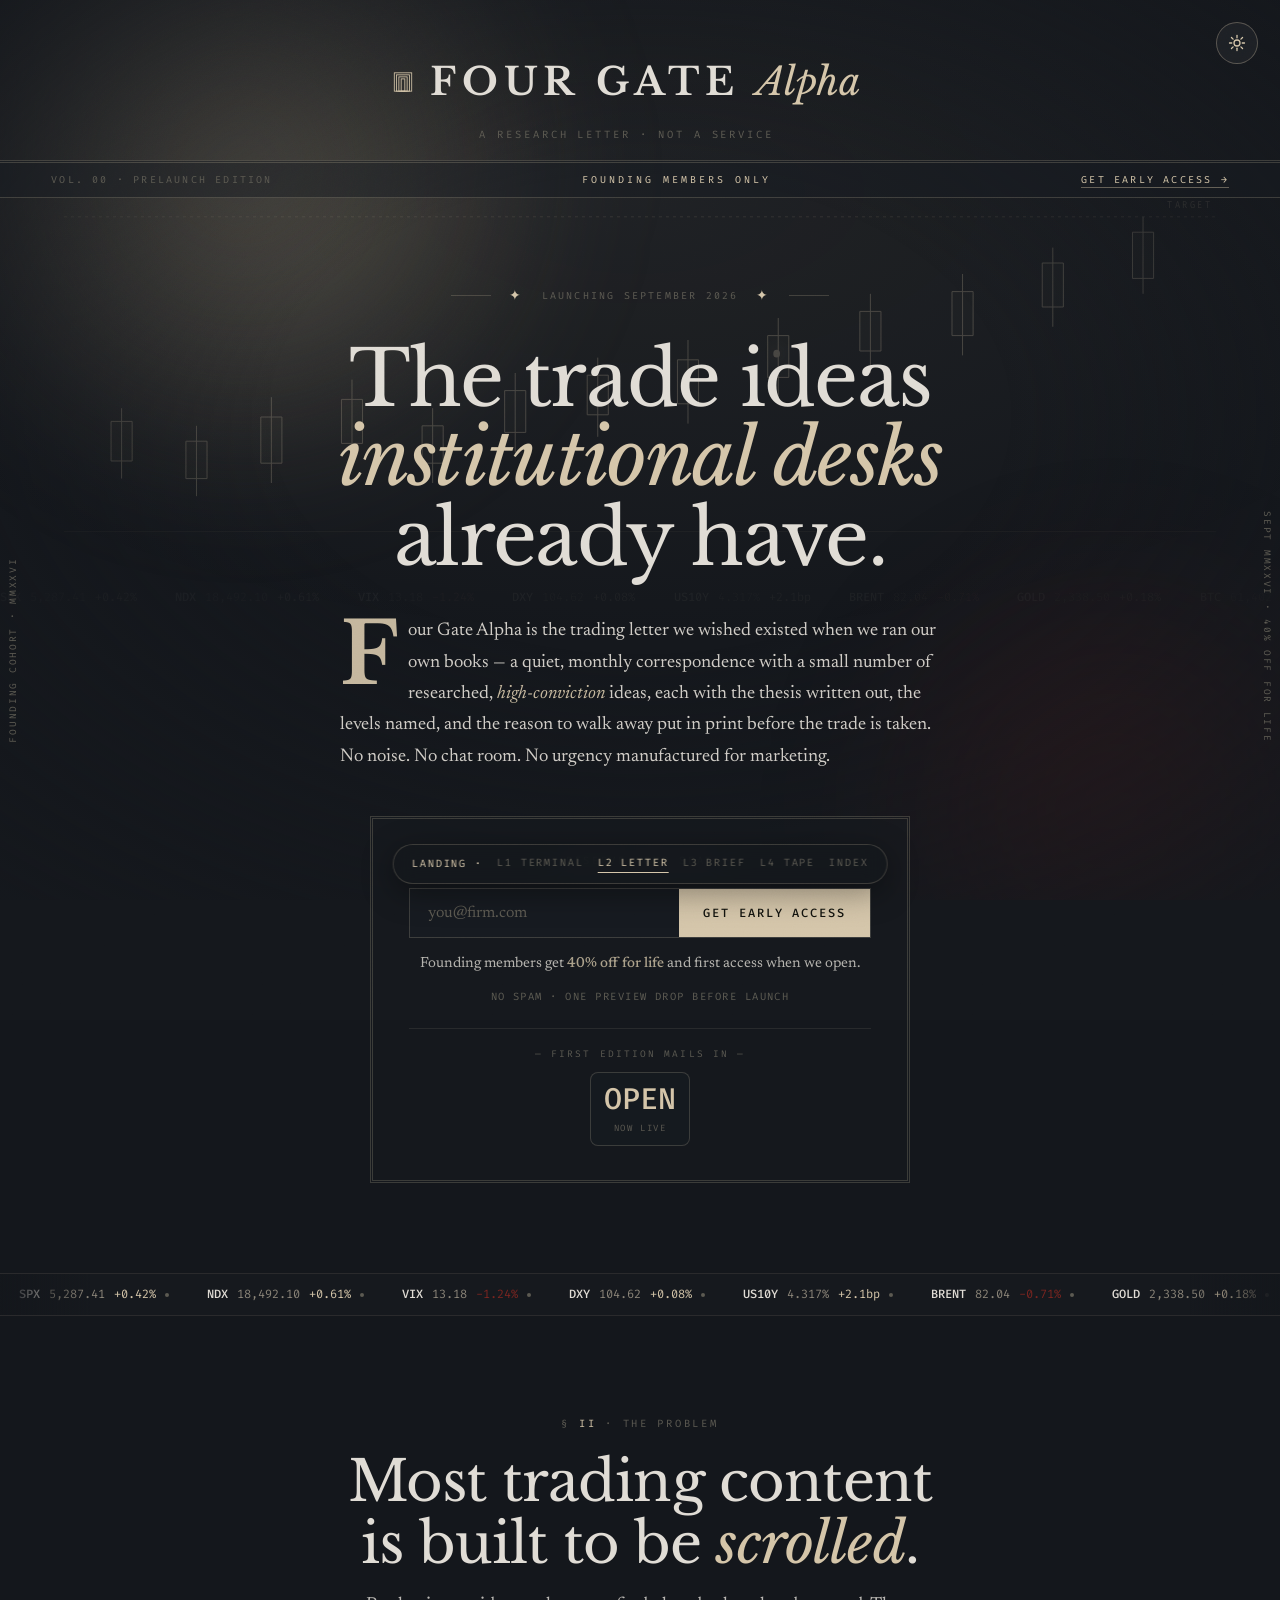
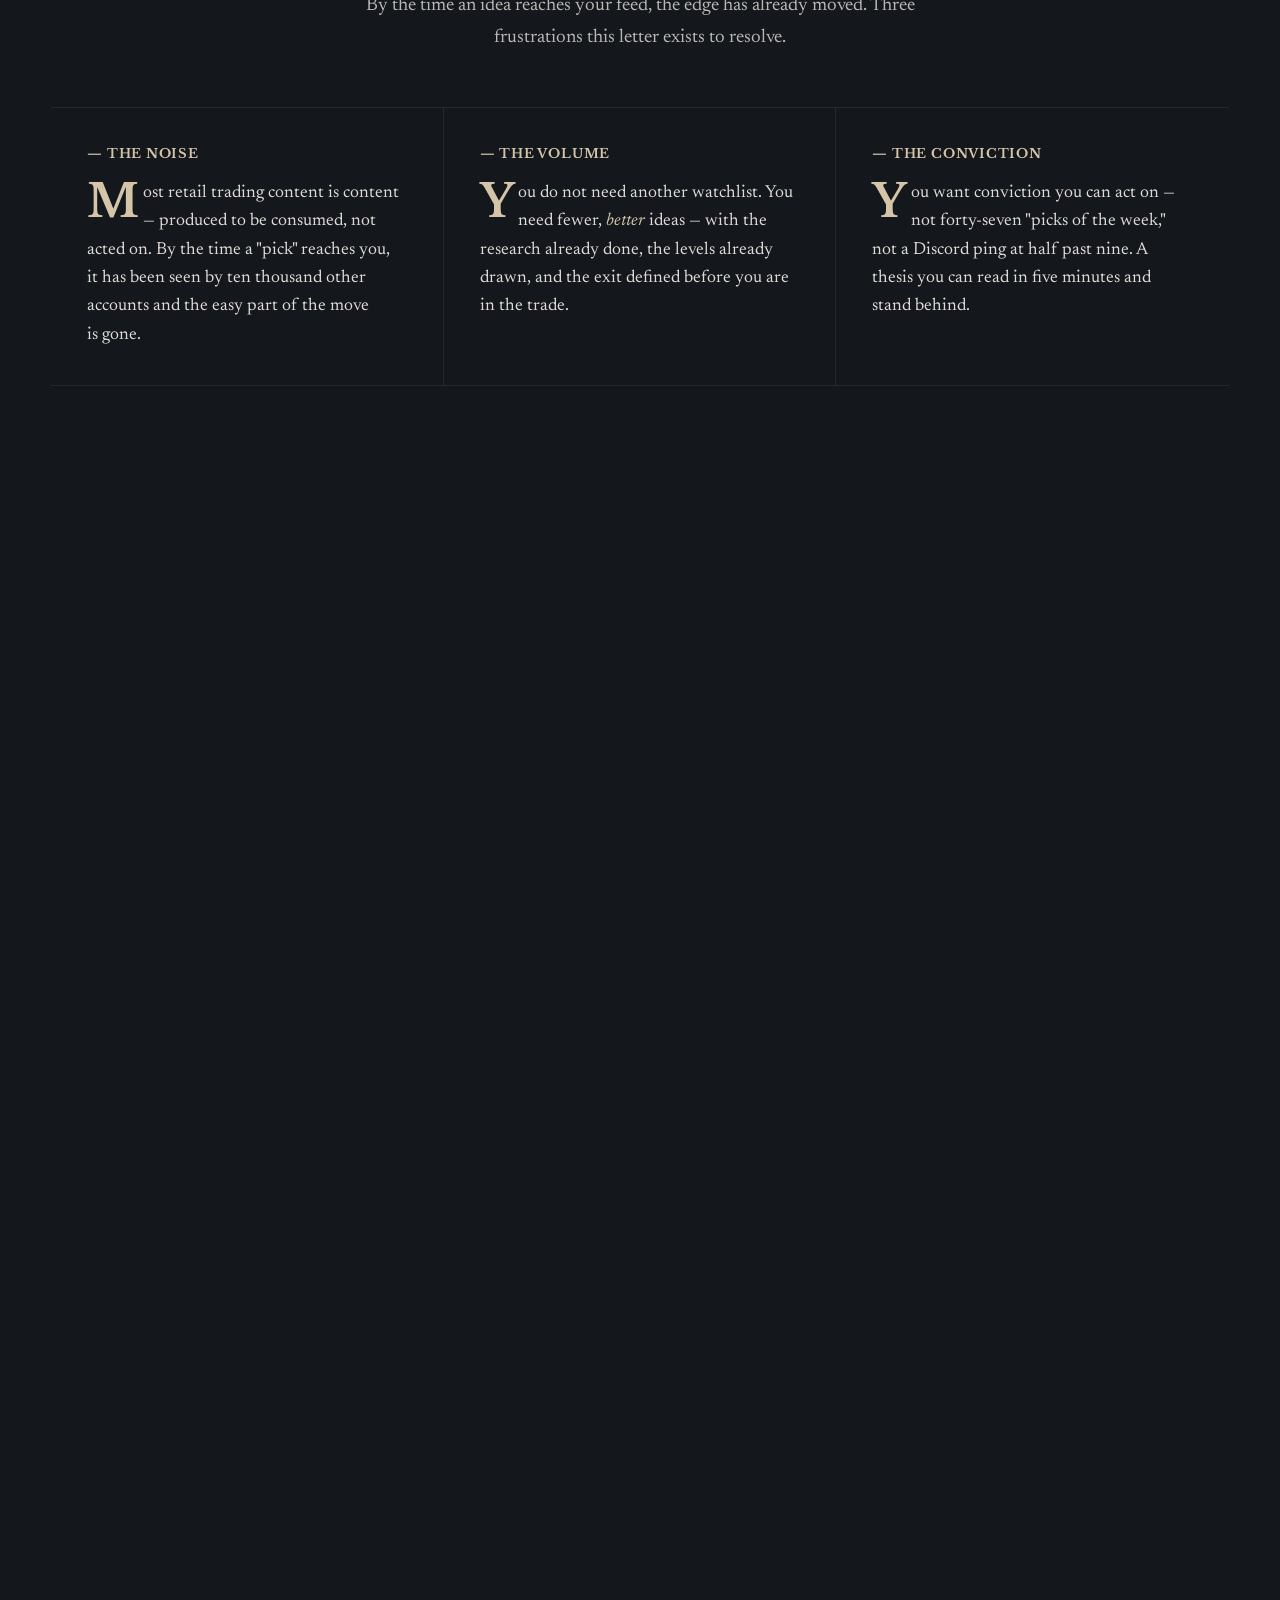
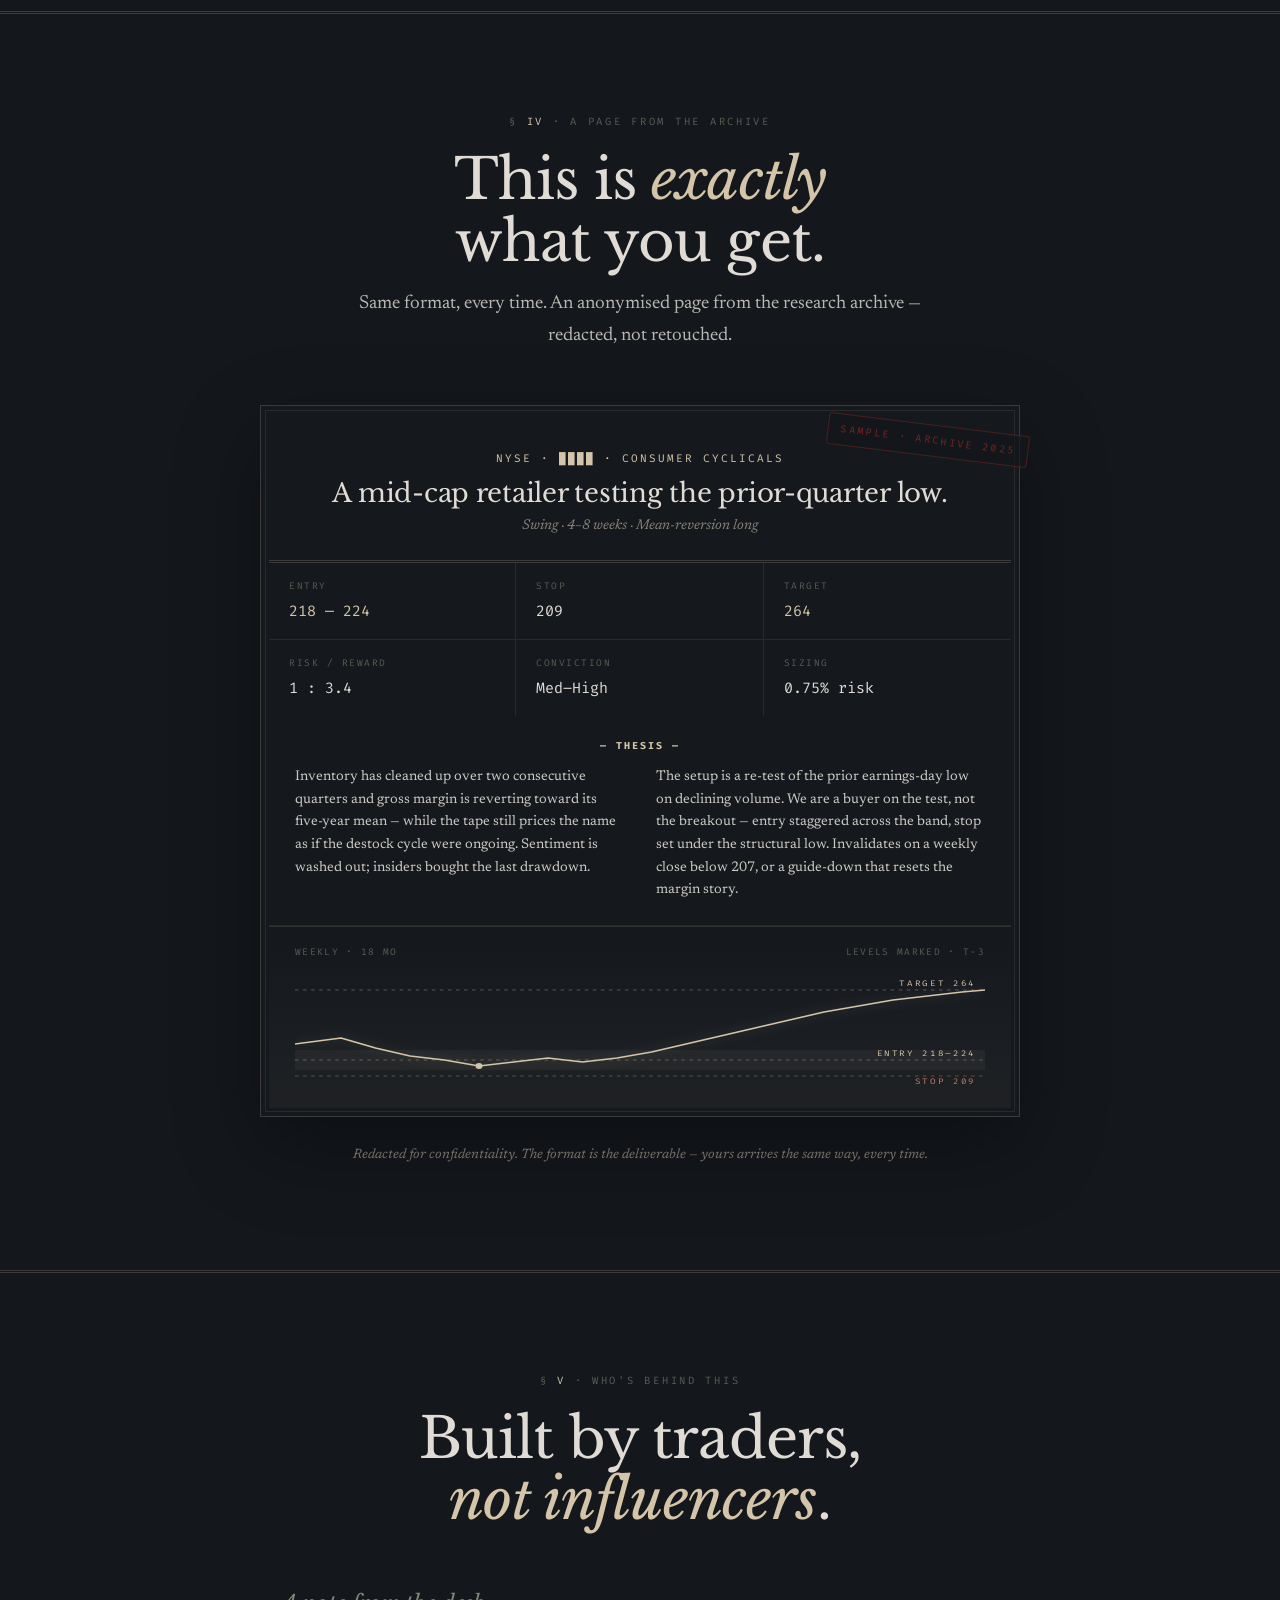
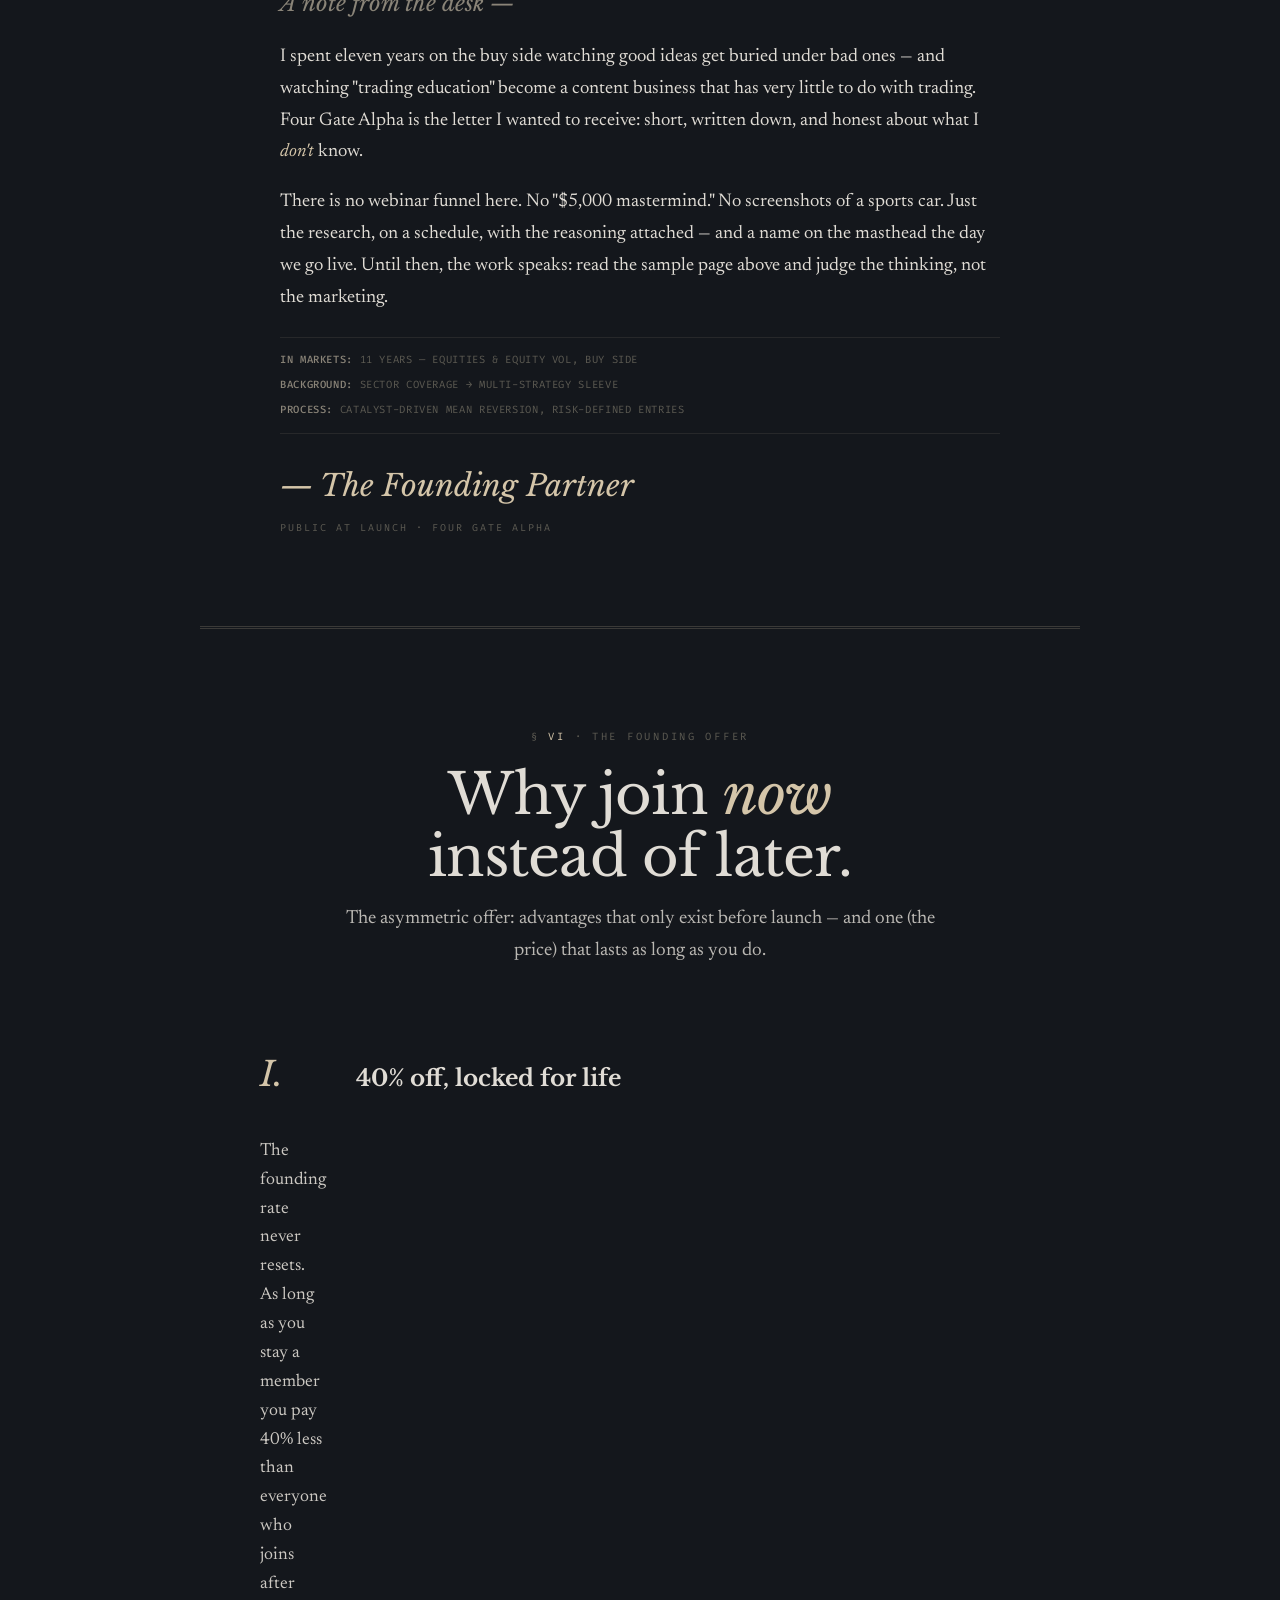
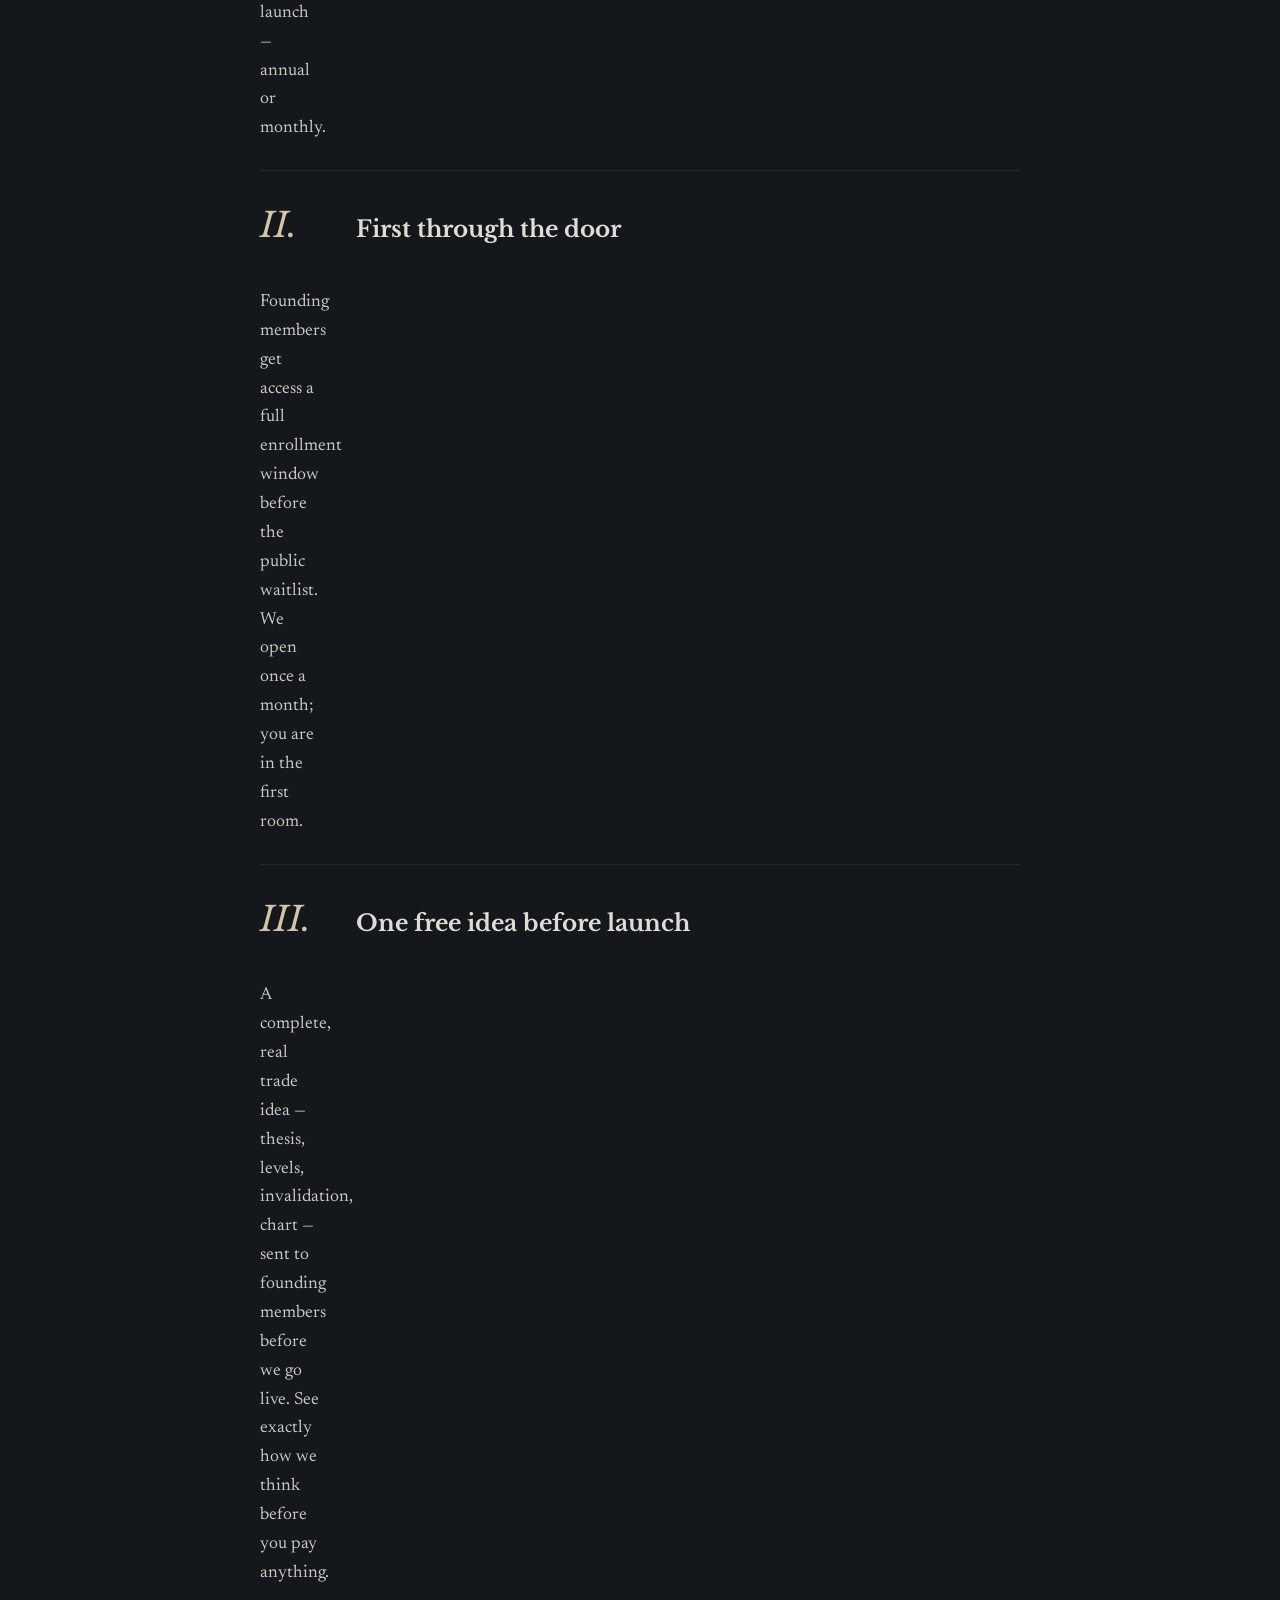
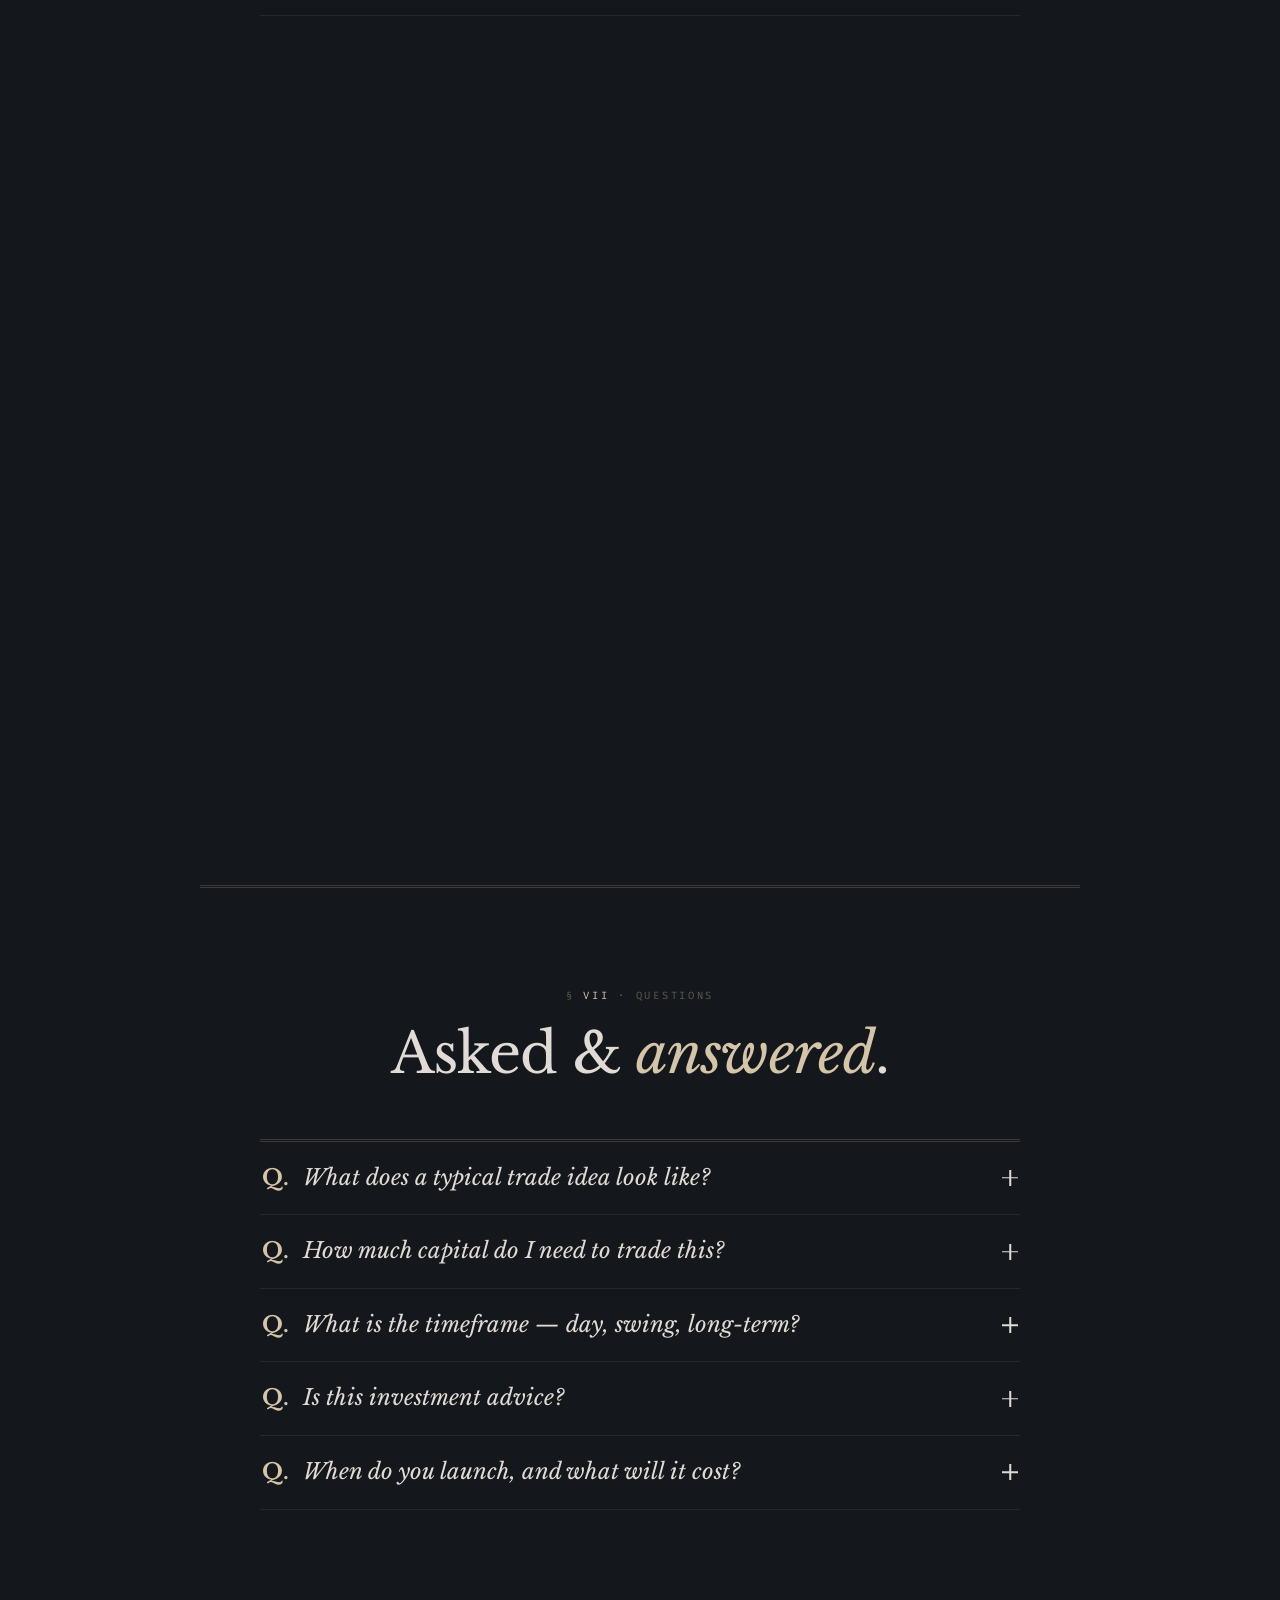
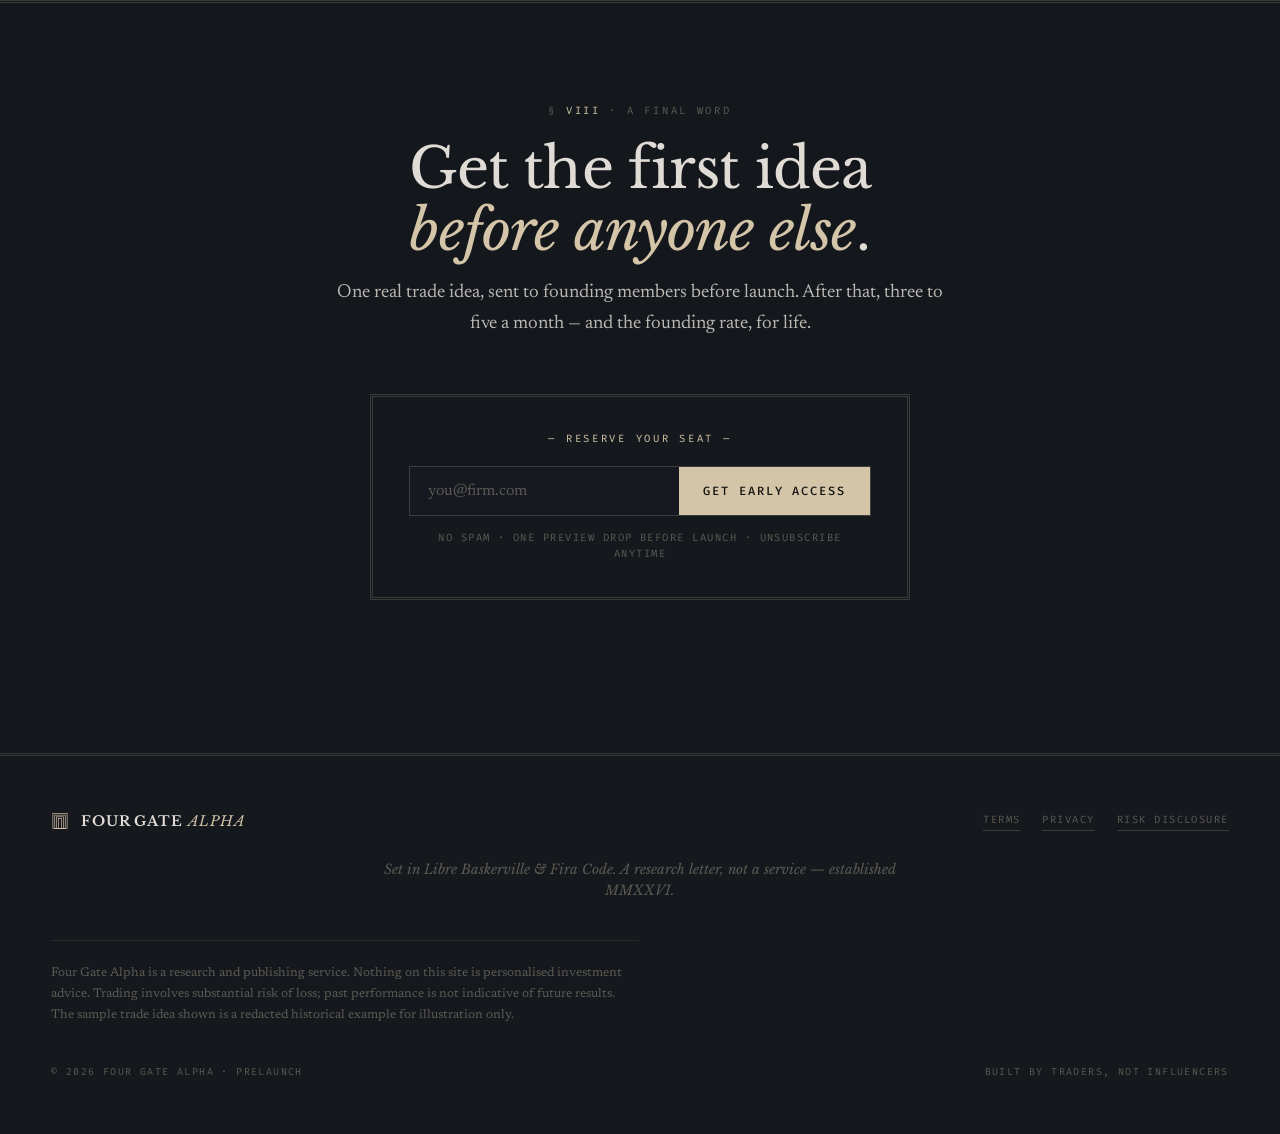
<file: landing-v2.html>
<!doctype html>
<html lang="en">
  <head>
    <meta charset="UTF-8" />
    <meta name="viewport" content="width=device-width, initial-scale=1.0" />
    <title>Four Gate Alpha — Get Early Access · The Letter</title>
    <meta
      name="description"
      content="A quiet, monthly letter of researched trade ideas — thesis, entry, exit, and the reason to walk away. Launching September 2026. Founding members get 40% off for life."
    />
    <meta property="og:type" content="website" />
    <meta property="og:title" content="Four Gate Alpha — Get Early Access" />
    <meta
      property="og:description"
      content="A research letter, not a service. Founding members get 40% off for life."
    />
    <meta name="twitter:card" content="summary_large_image" />

    <link rel="preconnect" href="https://fonts.googleapis.com" />
    <link rel="preconnect" href="https://fonts.gstatic.com" crossorigin />
    <link
      href="https://fonts.googleapis.com/css2?family=Libre+Baskerville:ital,wght@0,400;0,700;1,400&family=Newsreader:ital,opsz,wght@0,6..72,300;0,6..72,400;0,6..72,500;1,6..72,400&family=Fira+Code:wght@300;400;500&display=swap"
      rel="stylesheet"
    />
    <link rel="stylesheet" href="_shared.css" />
    <link rel="stylesheet" href="shared/landing.css" />
    <script>
      try {
        document.documentElement.dataset.theme =
          localStorage.getItem("fga-theme") === "light" ? "light" : "dark";
      } catch (e) {
        document.documentElement.dataset.theme = "dark";
      }
      document.documentElement.classList.add("has-js");
    </script>
    <style>
      /* ===========================================================
         L2 — "The Letter":  an investment-letter / editorial treatment.
         Masthead, double rules, drop caps, marginalia, a signed
         founder note. Reads its best in light mode (it becomes paper).
         =========================================================== */
      .lp-page.l2 {
        --rule: 3px double var(--hairline-strong);
      }

      /* warm paper texture overlay inside .fx-layer — slow "ink-spreading" breathe */
      .l2-paper {
        background-image: radial-gradient(
          ellipse 70% 50% at 50% 30%,
          color-mix(in srgb, var(--accent) 6%, transparent),
          transparent 70%
        );
        opacity: 1;
        animation: l2Paper 22s ease-in-out infinite;
      }
      @keyframes l2Paper {
        0%,
        100% {
          transform: scale(1) translate(0, 0);
          opacity: 0.82;
        }
        50% {
          transform: scale(1.16) translate(1.6%, -1%);
          opacity: 1;
        }
      }

      /* ── a chart being sketched by an invisible pen — drawn, held, faded, redrawn.
         etched candle outlines sit behind, breathing; a roughen filter gives the
         pencil-wobble; a nib traces the trend line. The "pop", editorially. ── */
      .l2-chartfx {
        position: absolute;
        left: 5%;
        right: 5%;
        top: 17%;
        bottom: auto;
        height: 44%;
        opacity: 0.24;
      }
      :root[data-theme="light"] .l2-chartfx {
        opacity: 0.32;
      }
      .l2-chartfx svg {
        width: 100%;
        height: 100%;
        display: block;
        overflow: visible;
      }
      .l2-chartfx .axis {
        stroke: var(--hairline-strong);
        stroke-width: 1;
        vector-effect: non-scaling-stroke;
      }
      .l2-chartfx .lvl {
        stroke: color-mix(in srgb, var(--accent) 48%, transparent);
        stroke-width: 1;
        stroke-dasharray: 3 4;
        vector-effect: non-scaling-stroke;
        animation: lpDash 2.1s linear infinite;
      }
      .l2-chartfx .lvl-label {
        font-family: var(--mono);
        font-size: 9px;
        letter-spacing: 0.22em;
        fill: color-mix(in srgb, var(--accent) 72%, transparent);
      }
      .l2-chartfx .ec-wick,
      .l2-chartfx .ec-rect {
        stroke: var(--accent);
        stroke-width: 1;
        fill: none;
        vector-effect: non-scaling-stroke;
      }
      .l2-chartfx .ec-rect {
        fill: color-mix(in srgb, var(--accent) 9%, transparent);
      }
      .l2-chartfx .ec {
        transform-box: fill-box;
        transform-origin: bottom center;
        animation: l2Ec 7s ease-in-out infinite;
      }
      .l2-chartfx .ec:nth-child(3n) {
        animation-duration: 9s;
        animation-delay: -2.4s;
      }
      .l2-chartfx .ec:nth-child(3n + 1) {
        animation-delay: -1.1s;
      }
      .l2-chartfx .ec:nth-child(4n + 2) {
        animation-duration: 8s;
        animation-delay: -3.6s;
      }
      @keyframes l2Ec {
        0%,
        100% {
          transform: scaleY(1);
        }
        50% {
          transform: scaleY(1.18);
        }
      }
      .l2-chart-line {
        fill: none;
        stroke: var(--accent);
        stroke-width: 2;
        stroke-linejoin: round;
        stroke-linecap: round;
        filter: url(#l2rough);
        stroke-dasharray: 1;
        stroke-dashoffset: 1;
        animation: l2Draw 13s ease-in-out infinite;
      }
      @keyframes l2Draw {
        0% {
          stroke-dashoffset: 1;
          opacity: 0;
        }
        3% {
          opacity: 1;
        }
        46% {
          stroke-dashoffset: 0;
          opacity: 1;
        }
        84% {
          stroke-dashoffset: 0;
          opacity: 1;
        }
        100% {
          stroke-dashoffset: 0;
          opacity: 0;
        }
      }
      .l2-chart-marks path {
        stroke: var(--accent);
        stroke-width: 1.5px;
        vector-effect: non-scaling-stroke;
        filter: url(#l2rough);
        opacity: 0;
        animation: l2Marks 13s linear infinite;
      }
      .l2-chart-marks path:nth-child(1) {
        animation-delay: 1.3s;
      }
      .l2-chart-marks path:nth-child(2) {
        animation-delay: 3s;
      }
      .l2-chart-marks path:nth-child(3) {
        animation-delay: 4.8s;
      }
      @keyframes l2Marks {
        0%,
        6% {
          opacity: 0;
        }
        9% {
          opacity: 0.95;
        }
        84% {
          opacity: 0.95;
        }
        100% {
          opacity: 0;
        }
      }
      .l2-chart-nib {
        fill: var(--accent);
        filter: drop-shadow(
          0 0 7px color-mix(in srgb, var(--accent) 60%, transparent)
        );
        animation: l2Nib 13s linear infinite;
      }
      @keyframes l2Nib {
        0% {
          opacity: 0;
        }
        3%,
        46% {
          opacity: 1;
        }
        54% {
          opacity: 1;
        }
        60%,
        100% {
          opacity: 0;
        }
      }

      /* faint drifting numeral watermark — market data behind the letter */
      .l2-bgtape {
        position: absolute;
        left: 0;
        right: 0;
        top: 62%;
        bottom: auto;
        overflow: hidden;
        white-space: nowrap;
        font-family: var(--mono);
        font-weight: 400;
        line-height: 1;
        font-size: clamp(28px, 4vw, 56px);
        opacity: 0.045;
        color: var(--text);
      }
      :root[data-theme="light"] .l2-bgtape {
        opacity: 0.05;
      }
      .l2-bgtape .lp-ticker-track {
        display: inline-flex;
        gap: 3vw;
        padding: 0;
        will-change: transform;
        animation: lpTicker 52s linear infinite;
      }
      .l2-bgtape .lp-ticker-item .sym {
        color: var(--text);
      }
      .l2-bgtape .lp-ticker-item .pos {
        color: color-mix(in srgb, var(--accent) 70%, var(--text));
      }
      .l2-bgtape .lp-ticker-item .neg {
        color: color-mix(in srgb, var(--dark-earth) 60%, var(--text));
      }
      .l2-bgtape .lp-ticker-item .dot {
        display: none;
      }

      /* masthead */
      .l2 .topbar {
        position: static;
        backdrop-filter: none;
        -webkit-backdrop-filter: none;
        border-bottom: none;
        background: transparent;
        padding-top: clamp(20px, 4vh, 36px);
      }
      .l2 .topbar-inner {
        flex-direction: column;
        gap: 14px;
        text-align: center;
      }
      .l2-masthead {
        font-family: var(--display);
        font-weight: 700;
        font-size: clamp(22px, 3.4vw, 38px);
        letter-spacing: 0.16em;
        text-transform: uppercase;
        color: var(--text);
        display: inline-flex;
        align-items: center;
        gap: 16px;
      }
      .l2-masthead em {
        font-style: italic;
        font-weight: 400;
        color: var(--accent);
        text-transform: none;
        letter-spacing: 0;
      }
      .l2-masthead .glyph {
        color: var(--accent);
        display: inline-flex;
      }
      .l2-subhead {
        font-family: var(--mono);
        font-size: 10.5px;
        letter-spacing: 0.28em;
        text-transform: uppercase;
        color: var(--text-faint);
      }
      .l2-rule {
        border-top: var(--rule);
        border-bottom: 1px solid var(--hairline-strong);
        background: color-mix(in srgb, var(--ink-2) 45%, transparent);
        position: relative;
        z-index: 2;
      }
      .l2-rule-inner {
        max-width: var(--container);
        margin: 0 auto;
        padding: 9px var(--gutter);
        display: flex;
        justify-content: space-between;
        align-items: center;
        gap: 20px;
        font-family: var(--mono);
        font-size: 10px;
        letter-spacing: 0.22em;
        text-transform: uppercase;
        color: var(--text-faint);
      }
      .l2-rule-inner .center {
        color: var(--accent);
        letter-spacing: 0.3em;
      }
      .l2-rule-inner a {
        color: var(--accent);
        border-bottom: 1px solid
          color-mix(in srgb, var(--accent) 40%, transparent);
        padding-bottom: 1px;
      }

      /* sections — ruled, centered heads */
      .l2 .lp-section + .lp-section {
        border-top: var(--rule);
      }
      .l2-secnum {
        font-family: var(--mono);
        font-size: 10.5px;
        letter-spacing: 0.26em;
        text-transform: uppercase;
        color: var(--text-faint);
        text-align: center;
        margin-bottom: 18px;
      }
      .l2-secnum .roman {
        color: var(--accent);
      }
      .l2 .lp-section-head {
        max-width: 720px;
        margin-left: auto;
        margin-right: auto;
        text-align: center;
        align-items: center;
      }
      .l2 .lp-heading {
        font-size: clamp(30px, 4.6vw, 56px);
        font-weight: 400;
      }
      .l2 .lp-heading em {
        font-weight: 400;
      }
      .l2-marks {
        display: flex;
        align-items: center;
        justify-content: center;
        gap: 18px;
        color: var(--text-faint);
        font-family: var(--mono);
        font-size: 10px;
        letter-spacing: 0.22em;
        text-transform: uppercase;
        margin: 0 auto clamp(22px, 4vh, 36px);
      }
      .l2-marks .star {
        color: var(--accent);
        font-size: 14px;
        line-height: 0;
        animation: l2Twinkle 3.6s ease-in-out infinite;
      }
      .l2-marks .star.b {
        animation-delay: 1.8s;
      }
      @keyframes l2Twinkle {
        0%,
        100% {
          transform: scale(1) rotate(0);
          opacity: 1;
        }
        50% {
          transform: scale(1.45) rotate(180deg);
          opacity: 0.5;
        }
      }
      .l2-marks .ln {
        width: 40px;
        height: 1px;
        background: var(--hairline-strong);
      }

      /* marginalia (rotated, hidden on small screens) */
      .l2-margin {
        position: absolute;
        font-family: var(--mono);
        font-size: 9.5px;
        letter-spacing: 0.18em;
        text-transform: uppercase;
        color: var(--text-faint);
        pointer-events: none;
        animation: l2MarginPulse 5.5s ease-in-out infinite;
      }
      @keyframes l2MarginPulse {
        0%,
        100% {
          opacity: 0.4;
        }
        50% {
          opacity: 0.95;
        }
      }
      .l2-margin.left {
        left: 14px;
        top: 50%;
        transform: rotate(-90deg);
        transform-origin: left center;
      }
      .l2-margin.right {
        right: 14px;
        top: 50%;
        transform: rotate(90deg);
        transform-origin: right center;
        animation-delay: 2.75s;
      }
      @media (max-width: 1180px) {
        .l2-margin {
          display: none;
        }
      }

      /* hero */
      .l2-hero {
        text-align: center;
        position: relative;
      }
      .l2-hero .lp-hero-eyebrow {
        justify-content: center;
        margin-bottom: clamp(24px, 4vh, 36px);
      }
      .l2 .lp-hero-title {
        font-weight: 400;
        font-size: clamp(40px, 6vw, 86px);
        line-height: 1.04;
        margin: 0 auto clamp(28px, 4vh, 40px);
        max-width: 16ch;
      }
      .l2 .lp-hero-title em {
        font-weight: 400;
      }
      .l2-pulled {
        max-width: 60ch;
        margin: 0 auto clamp(30px, 5vh, 44px);
        text-align: left;
        font-size: clamp(16.5px, 1.6vw, 18.5px);
        line-height: 1.7;
        color: var(--text);
        opacity: 0.92;
        text-wrap: pretty;
      }
      .l2-pulled::first-letter {
        font-family: var(--display);
        font-weight: 700;
        font-size: 4.6em;
        float: left;
        line-height: 0.82;
        margin: 0.06em 0.1em 0 0;
        color: var(--accent);
      }
      .l2-pulled em {
        font-style: italic;
        color: var(--accent);
      }
      /* subscription card */
      .l2-subcard {
        max-width: 540px;
        margin: 0 auto;
        border: var(--rule);
        padding: clamp(22px, 3.5vw, 34px) clamp(20px, 3.5vw, 36px);
        background: color-mix(in srgb, var(--ink-2) 40%, transparent);
        text-align: center;
      }
      .l2-subcard .l2-subcard-title {
        font-family: var(--mono);
        font-size: 10.5px;
        letter-spacing: 0.26em;
        text-transform: uppercase;
        color: var(--accent);
        margin-bottom: 18px;
      }
      .l2-subcard .lp-cta {
        align-items: center;
      }
      .l2-subcard .form-row {
        margin: 0 auto;
      }
      .l2-cd {
        margin-top: 22px;
        padding-top: 18px;
        border-top: 1px solid var(--hairline);
      }
      .l2-cd .cd-label {
        font-family: var(--mono);
        font-size: 9.5px;
        letter-spacing: 0.22em;
        text-transform: uppercase;
        color: var(--text-faint);
        display: block;
        margin-bottom: 10px;
      }

      /* problem — newspaper columns */
      .l2-cols {
        display: grid;
        grid-template-columns: repeat(3, 1fr);
        gap: 0;
        border-top: 1px solid var(--hairline);
        border-bottom: 1px solid var(--hairline);
      }
      .l2-col {
        padding: clamp(24px, 3vw, 36px);
        border-right: 1px solid var(--hairline);
      }
      .l2-col:last-child {
        border-right: none;
      }
      .l2-col .lead {
        font-family: var(--display);
        font-weight: 700;
        font-size: 13px;
        letter-spacing: 0.06em;
        text-transform: uppercase;
        color: var(--accent);
        margin-bottom: 14px;
      }
      .l2-col p {
        margin: 0;
        font-size: clamp(15px, 1.45vw, 17.5px);
        line-height: 1.62;
        color: var(--text);
        text-wrap: pretty;
      }
      .l2-col p::first-letter {
        font-family: var(--display);
        font-weight: 700;
        font-size: 2.6em;
        float: left;
        line-height: 0.8;
        margin: 0.08em 0.08em 0 0;
        color: var(--accent);
      }
      .l2-col em {
        font-style: italic;
        color: var(--accent);
      }
      @media (max-width: 820px) {
        .l2-cols {
          grid-template-columns: 1fr;
        }
        .l2-col {
          border-right: none;
          border-bottom: 1px solid var(--hairline);
        }
        .l2-col:last-child {
          border-bottom: none;
        }
      }

      /* pillars — editorial numbered blocks */
      .l2-pillars {
        display: flex;
        flex-direction: column;
        gap: 0;
      }
      .l2-pillar {
        display: grid;
        grid-template-columns: 1fr 1.7fr;
        gap: clamp(24px, 4vw, 56px);
        padding: clamp(28px, 4vh, 44px) 0;
        border-bottom: 1px solid var(--hairline);
        align-items: baseline;
      }
      .l2-pillar:last-child {
        border-bottom: none;
      }
      .l2-pillar .ord {
        font-family: var(--display);
        font-style: italic;
        font-weight: 400;
        font-size: clamp(24px, 3.4vw, 40px);
        color: var(--accent);
        line-height: 1.1;
      }
      .l2-pillar .ord small {
        display: block;
        font-style: normal;
        font-family: var(--mono);
        font-size: 10px;
        letter-spacing: 0.2em;
        text-transform: uppercase;
        color: var(--text-faint);
        margin-top: 8px;
      }
      .l2-pillar h3 {
        font-family: var(--display);
        font-weight: 700;
        font-size: clamp(20px, 2.2vw, 26px);
        line-height: 1.2;
        margin: 0 0 12px;
        color: var(--text);
      }
      .l2-pillar p {
        margin: 0;
        font-size: clamp(15.5px, 1.5vw, 18px);
        line-height: 1.65;
        color: var(--text);
        opacity: 0.9;
      }
      @media (max-width: 760px) {
        .l2-pillar {
          grid-template-columns: 1fr;
          gap: 14px;
        }
      }

      /* trade-idea facsimile */
      .l2-facsimile {
        max-width: 760px;
        margin: 0 auto;
        position: relative;
        border: 1px solid var(--hairline-strong);
        background: color-mix(in srgb, var(--ink-2) 40%, transparent);
        box-shadow: 0 30px 80px rgba(0, 0, 0, 0.32);
        padding: 8px;
      }
      .l2-facsimile::before {
        content: "";
        position: absolute;
        inset: 0;
        border: 1px solid var(--hairline);
        margin: 4px;
        pointer-events: none;
      }
      .l2-stamp {
        position: absolute;
        top: 18px;
        right: -10px;
        transform: rotate(7deg);
        font-family: var(--mono);
        font-size: 10px;
        letter-spacing: 0.24em;
        text-transform: uppercase;
        color: var(--dark-earth);
        border: 1.5px solid
          color-mix(in srgb, var(--dark-earth) 55%, transparent);
        border-radius: 3px;
        padding: 7px 12px;
        background: color-mix(in srgb, var(--ink) 70%, transparent);
        z-index: 3;
      }
      .l2 .lp-trade-card {
        box-shadow: none;
        border: none;
        border-radius: 0;
        background: transparent;
      }
      .l2 .lp-tc-head {
        text-align: center;
        border-bottom: 3px double var(--hairline-strong);
        padding: 36px 26px 22px;
      }
      .l2 .lp-tc-ticker {
        margin-bottom: 10px;
      }
      .l2 .lp-tc-name {
        font-weight: 400;
        font-size: clamp(20px, 2.2vw, 26px);
      }
      .l2-fac-thesis {
        column-count: 2;
        column-gap: 32px;
        padding: 22px 26px;
        border-bottom: 1px solid var(--hairline);
      }
      .l2-fac-thesis h4 {
        column-span: all;
        font-family: var(--mono);
        font-size: 10px;
        letter-spacing: 0.2em;
        text-transform: uppercase;
        color: var(--accent);
        margin: 0 0 12px;
        text-align: center;
      }
      .l2-fac-thesis p {
        margin: 0 0 12px;
        font-size: 14px;
        line-height: 1.62;
        color: var(--text);
        opacity: 0.9;
        text-wrap: pretty;
      }
      @media (max-width: 640px) {
        .l2-fac-thesis {
          column-count: 1;
        }
      }
      .l2-fac-note {
        text-align: center;
        font-style: italic;
        font-size: 13.5px;
        color: var(--text-dim);
        padding: 14px 26px 0;
      }

      /* founder — signed letter */
      .l2-letter {
        max-width: 720px;
        margin: 0 auto;
        text-align: left;
      }
      .l2-letter .salutation {
        font-family: var(--display);
        font-style: italic;
        font-size: clamp(18px, 1.9vw, 22px);
        color: var(--text-dim);
        margin-bottom: 18px;
      }
      .l2-letter p {
        font-size: clamp(16px, 1.55vw, 18.5px);
        line-height: 1.72;
        color: var(--text);
        margin: 0 0 18px;
        text-wrap: pretty;
      }
      .l2-letter p em {
        font-style: italic;
        color: var(--accent);
      }
      .l2-letter .l2-creds {
        display: flex;
        flex-wrap: wrap;
        gap: 8px 24px;
        margin: 24px 0;
        font-family: var(--mono);
        font-size: 10.5px;
        letter-spacing: 0.06em;
        color: var(--text-faint);
        text-transform: uppercase;
        border-top: 1px solid var(--hairline);
        border-bottom: 1px solid var(--hairline);
        padding: 14px 0;
      }
      .l2-letter .l2-creds b {
        color: var(--text-dim);
        font-weight: 500;
      }
      .l2-sign {
        font-family: var(--display);
        font-style: italic;
        font-size: clamp(22px, 2.6vw, 30px);
        color: var(--accent);
        margin-top: 28px;
      }
      .l2-sign small {
        display: block;
        font-style: normal;
        font-family: var(--mono);
        font-size: 10px;
        letter-spacing: 0.2em;
        text-transform: uppercase;
        color: var(--text-faint);
        margin-top: 10px;
      }

      /* founding perks — roman list */
      .l2-perks-list {
        max-width: 760px;
        margin: 0 auto;
        list-style: none;
        padding: 0;
        counter-reset: rperk;
      }
      .l2-perk {
        display: grid;
        grid-template-columns: 64px 1fr;
        gap: clamp(16px, 3vw, 32px);
        padding: clamp(22px, 3vh, 32px) 0;
        border-bottom: 1px solid var(--hairline);
        counter-increment: rperk;
        align-items: baseline;
      }
      .l2-perk:last-child {
        border-bottom: none;
      }
      .l2-perk::before {
        content: counter(rperk, upper-roman) ".";
        font-family: var(--display);
        font-style: italic;
        font-size: clamp(22px, 2.8vw, 34px);
        color: var(--accent);
      }
      .l2-perk h3 {
        font-family: var(--display);
        font-weight: 700;
        font-size: clamp(18px, 2vw, 23px);
        margin: 0 0 8px;
        color: var(--text);
      }
      .l2-perk p {
        margin: 0;
        font-size: clamp(15px, 1.5vw, 17.5px);
        line-height: 1.65;
        color: var(--text);
        opacity: 0.9;
      }
      @media (max-width: 640px) {
        .l2-perk {
          grid-template-columns: 1fr;
          gap: 6px;
        }
      }

      /* faq — editorial Q&A */
      .l2 .lp-faq {
        max-width: 760px;
        margin: 0 auto;
        border-top: 3px double var(--hairline-strong);
      }
      .l2 .lp-faq-q {
        font-family: var(--display);
        font-style: italic;
        font-weight: 400;
        justify-content: flex-start;
        gap: 14px;
      }
      .l2 .lp-faq-q .q-icon {
        margin-left: auto;
      }
      .l2 .lp-faq-q::before {
        content: "Q.";
        font-style: normal;
        font-weight: 700;
        color: var(--accent);
        flex-shrink: 0;
      }
      .l2 .lp-faq-answer p::before {
        content: "A. ";
        font-family: var(--display);
        font-weight: 700;
        color: var(--accent);
      }

      /* final word */
      .l2-final {
        text-align: center;
      }
      .l2-final .l2-subcard {
        margin-top: clamp(28px, 5vh, 40px);
      }

      /* footer colophon */
      .l2 .lp-footer {
        background: color-mix(in srgb, var(--ink-2) 35%, transparent);
        border-top: 3px double var(--hairline-strong);
      }
      .l2-colophon {
        font-family: var(--display);
        font-style: italic;
        font-size: 13.5px;
        color: var(--text-faint);
        text-align: center;
        max-width: 60ch;
        margin: 0 auto;
        line-height: 1.6;
      }
    </style>
  </head>
  <body>
    <div class="hero-page lp-page l2">
      <div class="fx-layer" aria-hidden="true">
        <div
          data-parallax="-86"
          data-parallax-x="12"
          style="position: absolute; inset: -22%"
        >
          <div class="l2-paper" style="position: absolute; inset: 0"></div>
        </div>
        <div class="fx-aurora" data-parallax="-132" data-parallax-x="34"></div>
        <div class="l2-chartfx" data-parallax="-162" data-parallax-x="22">
          <svg viewBox="0 0 1200 360" preserveAspectRatio="none">
            <defs>
              <filter id="l2rough" x="-5%" y="-20%" width="110%" height="140%">
                <feTurbulence
                  type="fractalNoise"
                  baseFrequency="0.012 0.02"
                  numOctaves="2"
                  seed="7"
                  result="n"
                />
                <feDisplacementMap
                  in="SourceGraphic"
                  in2="n"
                  scale="5"
                  xChannelSelector="R"
                  yChannelSelector="G"
                />
              </filter>
            </defs>
            <line class="axis" x1="0" y1="344" x2="1200" y2="344" />
            <line class="lvl" x1="0" y1="58" x2="1200" y2="58" />
            <text x="1196" y="50" text-anchor="end" class="lvl-label">
              TARGET
            </text>
            <!-- etched candle outlines (behind the trend line) -->
            <g class="ec">
              <line class="ec-wick" x1="60" y1="232" x2="60" y2="296" />
              <rect class="ec-rect" x="49" y="244" width="22" height="36" />
            </g>
            <g class="ec">
              <line class="ec-wick" x1="138" y1="248" x2="138" y2="312" />
              <rect class="ec-rect" x="127" y="262" width="22" height="34" />
            </g>
            <g class="ec">
              <line class="ec-wick" x1="216" y1="222" x2="216" y2="300" />
              <rect class="ec-rect" x="205" y="240" width="22" height="42" />
            </g>
            <g class="ec">
              <line class="ec-wick" x1="300" y1="206" x2="300" y2="284" />
              <rect class="ec-rect" x="289" y="224" width="22" height="40" />
            </g>
            <g class="ec">
              <line class="ec-wick" x1="384" y1="232" x2="384" y2="300" />
              <rect class="ec-rect" x="373" y="248" width="22" height="34" />
            </g>
            <g class="ec">
              <line class="ec-wick" x1="470" y1="200" x2="470" y2="272" />
              <rect class="ec-rect" x="459" y="216" width="22" height="38" />
            </g>
            <g class="ec">
              <line class="ec-wick" x1="556" y1="186" x2="556" y2="258" />
              <rect class="ec-rect" x="545" y="202" width="22" height="36" />
            </g>
            <g class="ec">
              <line class="ec-wick" x1="650" y1="170" x2="650" y2="246" />
              <rect class="ec-rect" x="639" y="188" width="22" height="40" />
            </g>
            <g class="ec">
              <line class="ec-wick" x1="744" y1="150" x2="744" y2="224" />
              <rect class="ec-rect" x="733" y="166" width="22" height="38" />
            </g>
            <g class="ec">
              <line class="ec-wick" x1="840" y1="128" x2="840" y2="200" />
              <rect class="ec-rect" x="829" y="144" width="22" height="36" />
            </g>
            <g class="ec">
              <line class="ec-wick" x1="936" y1="110" x2="936" y2="184" />
              <rect class="ec-rect" x="925" y="126" width="22" height="40" />
            </g>
            <g class="ec">
              <line class="ec-wick" x1="1030" y1="86" x2="1030" y2="158" />
              <rect class="ec-rect" x="1019" y="100" width="22" height="40" />
            </g>
            <g class="ec">
              <line class="ec-wick" x1="1124" y1="58" x2="1124" y2="128" />
              <rect class="ec-rect" x="1113" y="72" width="22" height="42" />
            </g>
            <!-- the hand-sketched trend line (drawn over the candles) -->
            <path
              class="l2-chart-line"
              pathLength="1"
              d="M0,278 L70,262 L138,288 L216,262 L300,250 L384,272 L470,238 L556,222 L650,206 L744,182 L840,160 L936,140 L1030,112 L1124,84 L1200,62"
            />
            <!-- × marks at a few points -->
            <g class="l2-chart-marks">
              <path d="M211,257 l10,10 M221,257 l-10,10" />
              <path d="M551,217 l10,10 M561,217 l-10,10" />
              <path d="M931,135 l10,10 M941,135 l-10,10" />
            </g>
            <!-- the nib — traces the trend line -->
            <circle class="l2-chart-nib" r="3.5" cx="0" cy="0">
              <animateMotion
                dur="13s"
                repeatCount="indefinite"
                keyPoints="0;0;1;1;1"
                keyTimes="0;0.03;0.46;0.6;1"
                calcMode="linear"
                path="M0,278 L70,262 L138,288 L216,262 L300,250 L384,272 L470,238 L556,222 L650,206 L744,182 L840,160 L936,140 L1030,112 L1124,84 L1200,62"
              />
            </circle>
          </svg>
        </div>
        <div class="l2-bgtape">
          <span class="lp-ticker-track" data-ticker></span>
        </div>
        <div class="fx-vignette"></div>
      </div>

      <header class="topbar">
        <div class="topbar-inner">
          <span class="l2-masthead">
            <span class="glyph" aria-hidden="true">
              <svg
                width="22"
                height="22"
                viewBox="0 0 24 24"
                fill="none"
                stroke="currentColor"
                stroke-width="0.9"
              >
                <rect x="2.5" y="2" width="19" height="20" />
                <rect x="5" y="4.2" width="14" height="17.8" />
                <rect x="7.5" y="6.4" width="9" height="15.6" />
                <rect x="10" y="8.6" width="4" height="13.4" />
              </svg>
            </span>
            Four Gate <em>Alpha</em>
          </span>
          <span class="l2-subhead">A research letter · not a service</span>
        </div>
      </header>

      <div class="l2-rule">
        <div class="l2-rule-inner">
          <span class="left">Vol. 00 · Prelaunch Edition</span>
          <span class="center">Founding Members Only</span>
          <span class="right"><a href="#waitlist">Get Early Access →</a></span>
        </div>
      </div>

      <main>
        <!-- ───────── SECTION 1 — HERO ───────── -->
        <section
          class="lp-section lp-hero l2-hero"
          id="waitlist"
          aria-label="Get early access"
        >
          <span class="l2-margin left">Founding Cohort · MMXXVI</span>
          <span class="l2-margin right">Sept MMXXVI · 40% Off for Life</span>
          <div class="l2-marks">
            <span class="ln"></span><span class="star">✦</span
            ><span>Launching September 2026</span><span class="star b">✦</span
            ><span class="ln"></span>
          </div>
          <h1 class="lp-hero-title">
            The trade ideas <em>institutional desks</em> already have.
          </h1>
          <p class="l2-pulled">
            Four Gate Alpha is the trading letter we wished existed when we ran
            our own books — a quiet, monthly correspondence with a small number
            of researched, <em>high-conviction</em> ideas, each with the thesis
            written out, the levels named, and the reason to walk away put in
            print before the trade is taken. No noise. No chat room. No urgency
            manufactured for marketing.
          </p>
          <div class="l2-subcard">
            <div class="l2-subcard-title">— Reserve your seat —</div>
            <div class="lp-cta is-centered">
              <form class="form-row" onsubmit="event.preventDefault()">
                <input
                  type="email"
                  placeholder="you@firm.com"
                  aria-label="Email address"
                />
                <button type="submit" class="btn-primary">
                  Get Early Access
                </button>
              </form>
              <p class="note">
                Founding members get <strong>40% off for life</strong> and first
                access when we open.
              </p>
              <p class="fine">No spam · One preview drop before launch</p>
            </div>
            <div class="l2-cd">
              <span class="cd-label">— First edition mails in —</span>
              <span
                class="lp-countdown"
                data-countdown="2026-09-15T09:30:00-04:00"
                data-units="dhms"
                >—</span
              >
            </div>
          </div>
        </section>

        <div class="lp-ticker-strip" aria-hidden="true">
          <span class="lp-ticker-track" data-ticker></span>
        </div>

        <!-- ───────── SECTION 2 — THE PROBLEM ───────── -->
        <section class="lp-section reveal-on-scroll" id="problem">
          <p class="l2-secnum">§ <span class="roman">II</span> · The Problem</p>
          <div class="lp-section-head">
            <h2 class="lp-heading">
              Most trading content is built to be <em>scrolled</em>.
            </h2>
            <p class="lp-lede">
              By the time an idea reaches your feed, the edge has already moved.
              Three frustrations this letter exists to resolve.
            </p>
          </div>
          <div class="l2-cols">
            <div class="l2-col">
              <div class="lead">— The noise</div>
              <p>
                Most retail trading content is content — produced to be
                consumed, not acted on. By the time a "pick" reaches you, it has
                been seen by ten thousand other accounts and the easy part of
                the move is gone.
              </p>
            </div>
            <div class="l2-col">
              <div class="lead">— The volume</div>
              <p>
                You do not need another watchlist. You need fewer,
                <em>better</em> ideas — with the research already done, the
                levels already drawn, and the exit defined before you are in the
                trade.
              </p>
            </div>
            <div class="l2-col">
              <div class="lead">— The conviction</div>
              <p>
                You want conviction you can act on — not forty-seven "picks of
                the week," not a Discord ping at half past nine. A thesis you
                can read in five minutes and stand behind.
              </p>
            </div>
          </div>
        </section>

        <!-- ───────── SECTION 3 — THE APPROACH ───────── -->
        <section class="lp-section is-narrow reveal-on-scroll" id="how">
          <p class="l2-secnum">
            § <span class="roman">III</span> · The Approach
          </p>
          <div class="lp-section-head">
            <h2 class="lp-heading">What this letter actually <em>is</em>.</h2>
            <p class="lp-lede">
              Not signals. Not a chat room. Not a course. A short, written
              letter of researched ideas — on a schedule — with the reasoning
              attached.
            </p>
          </div>
          <div class="l2-pillars">
            <article class="l2-pillar reveal-on-scroll">
              <div class="ord">
                First.<small>Researched, not reactive</small>
              </div>
              <div>
                <h3>Every idea is written down.</h3>
                <p>
                  Each comes with a written thesis, a defined entry range, a
                  hard stop, and the specific signal that invalidates it. If the
                  setup breaks, you will know before your P&amp;L does.
                </p>
              </div>
            </article>
            <article class="l2-pillar reveal-on-scroll">
              <div class="ord">
                Second.<small>Fewer trades, higher conviction</small>
              </div>
              <div>
                <h3>Three to five ideas a month.</h3>
                <p>
                  Sometimes fewer. If there is nothing worth trading, we say so.
                  Cash is a position; we treat it like one — and we would rather
                  skip a month than manufacture a trade.
                </p>
              </div>
            </article>
            <article class="l2-pillar reveal-on-scroll">
              <div class="ord">
                Third.<small>Built for part-time traders</small>
              </div>
              <div>
                <h3>Fifteen minutes a week.</h3>
                <p>
                  Check your email once a day. Fifteen minutes a week is enough
                  to act on everything we send — no screens, no chat room, no
                  FOMO engineered for marketing.
                </p>
              </div>
            </article>
          </div>
        </section>

        <!-- ───────── SECTION 4 — INSIDE A TRADE IDEA ───────── -->
        <section class="lp-section is-wide reveal-on-scroll" id="sample">
          <p class="l2-secnum">
            § <span class="roman">IV</span> · A Page From the Archive
          </p>
          <div class="lp-section-head">
            <h2 class="lp-heading">This is <em>exactly</em> what you get.</h2>
            <p class="lp-lede">
              Same format, every time. An anonymised page from the research
              archive — redacted, not retouched.
            </p>
          </div>
          <div class="l2-facsimile" aria-label="Sample trade idea">
            <span class="l2-stamp">Sample · Archive 2025</span>
            <article class="lp-trade-card">
              <div class="lp-tc-head">
                <div class="lp-tc-ticker">NYSE · ████ · CONSUMER CYCLICALS</div>
                <h3 class="lp-tc-name">
                  A mid-cap retailer testing the prior-quarter low.
                </h3>
                <div class="lp-tc-tag">
                  Swing · 4–8 weeks · Mean-reversion long
                </div>
              </div>
              <div class="lp-tc-grid">
                <div class="lp-tc-cell">
                  <div class="lp-tc-k">Entry</div>
                  <div class="lp-tc-v accent">218 — 224</div>
                </div>
                <div class="lp-tc-cell">
                  <div class="lp-tc-k">Stop</div>
                  <div class="lp-tc-v">209</div>
                </div>
                <div class="lp-tc-cell">
                  <div class="lp-tc-k">Target</div>
                  <div class="lp-tc-v accent">264</div>
                </div>
                <div class="lp-tc-cell">
                  <div class="lp-tc-k">Risk / Reward</div>
                  <div class="lp-tc-v">1 : 3.4</div>
                </div>
                <div class="lp-tc-cell">
                  <div class="lp-tc-k">Conviction</div>
                  <div class="lp-tc-v">Med–High</div>
                </div>
                <div class="lp-tc-cell">
                  <div class="lp-tc-k">Sizing</div>
                  <div class="lp-tc-v">0.75% risk</div>
                </div>
              </div>
              <div class="l2-fac-thesis">
                <h4>— Thesis —</h4>
                <p>
                  Inventory has cleaned up over two consecutive quarters and
                  gross margin is reverting toward its five-year mean — while
                  the tape still prices the name as if the destock cycle were
                  ongoing. Sentiment is washed out; insiders bought the last
                  drawdown.
                </p>
                <p>
                  The setup is a re-test of the prior earnings-day low on
                  declining volume. We are a buyer on the test, not the breakout
                  — entry staggered across the band, stop set under the
                  structural low. Invalidates on a weekly close below 207, or a
                  guide-down that resets the margin story.
                </p>
              </div>
              <div class="lp-tc-chart">
                <div class="lp-tc-chart-meta">
                  <span>Weekly · 18 mo</span><span>Levels marked · T−3</span>
                </div>
                <svg viewBox="0 0 600 116" preserveAspectRatio="none">
                  <line
                    x1="0"
                    x2="600"
                    y1="20"
                    y2="20"
                    stroke="rgba(212,197,169,0.35)"
                    stroke-dasharray="3 4"
                    stroke-width="1"
                    class="lp-tc-level"
                  />
                  <text
                    x="592"
                    y="16"
                    text-anchor="end"
                    font-family="Fira Code"
                    font-size="8"
                    fill="#D4C5A9"
                    letter-spacing="2"
                  >
                    TARGET 264
                  </text>
                  <rect
                    x="0"
                    y="80"
                    width="600"
                    height="20"
                    fill="rgba(212,197,169,0.05)"
                  />
                  <line
                    x1="0"
                    x2="600"
                    y1="90"
                    y2="90"
                    stroke="rgba(212,197,169,0.35)"
                    stroke-dasharray="3 4"
                    stroke-width="1"
                    class="lp-tc-level"
                  />
                  <text
                    x="592"
                    y="86"
                    text-anchor="end"
                    font-family="Fira Code"
                    font-size="8"
                    fill="#D4C5A9"
                    letter-spacing="2"
                  >
                    ENTRY 218–224
                  </text>
                  <line
                    x1="0"
                    x2="600"
                    y1="106"
                    y2="106"
                    stroke="rgba(199,122,110,0.45)"
                    stroke-dasharray="3 4"
                    stroke-width="1"
                  />
                  <text
                    x="592"
                    y="114"
                    text-anchor="end"
                    font-family="Fira Code"
                    font-size="8"
                    fill="#C77A6E"
                    letter-spacing="2"
                  >
                    STOP 209
                  </text>
                  <path
                    class="lp-tc-line"
                    pathLength="1"
                    d="M0,74 L40,68 L70,78 L100,86 L130,90 L160,96 L190,92 L220,88 L250,92 L280,88 L310,82 L340,74 L370,66 L400,58 L430,50 L460,42 L490,36 L520,30 L550,26 L580,22 L600,20"
                    fill="none"
                    stroke="#D4C5A9"
                    stroke-width="1.5"
                    stroke-linejoin="round"
                  />
                  <circle
                    class="lp-tc-marker"
                    cx="160"
                    cy="96"
                    r="3"
                    fill="#D4C5A9"
                  />
                </svg>
              </div>
            </article>
          </div>
          <p class="l2-fac-note">
            Redacted for confidentiality. The format is the deliverable — yours
            arrives the same way, every time.
          </p>
        </section>

        <!-- ───────── SECTION 5 — WHO'S BEHIND THIS ───────── -->
        <section class="lp-section reveal-on-scroll" id="who">
          <p class="l2-secnum">
            § <span class="roman">V</span> · Who's Behind This
          </p>
          <div class="lp-section-head">
            <h2 class="lp-heading">
              Built by traders, <em>not influencers</em>.
            </h2>
          </div>
          <div class="l2-letter">
            <p class="salutation">A note from the desk —</p>
            <p>
              I spent eleven years on the buy side watching good ideas get
              buried under bad ones — and watching "trading education" become a
              content business that has very little to do with trading. Four
              Gate Alpha is the letter I wanted to receive: short, written down,
              and honest about what I <em>don't</em> know.
            </p>
            <p>
              There is no webinar funnel here. No "$5,000 mastermind." No
              screenshots of a sports car. Just the research, on a schedule,
              with the reasoning attached — and a name on the masthead the day
              we go live. Until then, the work speaks: read the sample page
              above and judge the thinking, not the marketing.
            </p>
            <div class="l2-creds">
              <span
                ><b>In markets:</b> 11 years — equities &amp; equity vol, buy
                side</span
              >
              <span
                ><b>Background:</b> sector coverage → multi-strategy
                sleeve</span
              >
              <span
                ><b>Process:</b> catalyst-driven mean reversion, risk-defined
                entries</span
              >
            </div>
            <div class="l2-sign">
              — The Founding Partner<small
                >Public at launch · Four Gate Alpha</small
              >
            </div>
          </div>
        </section>

        <!-- ───────── SECTION 6 — WHAT FOUNDING MEMBERS GET ───────── -->
        <section class="lp-section is-narrow reveal-on-scroll" id="founding">
          <p class="l2-secnum">
            § <span class="roman">VI</span> · The Founding Offer
          </p>
          <div class="lp-section-head">
            <h2 class="lp-heading">Why join <em>now</em> instead of later.</h2>
            <p class="lp-lede">
              The asymmetric offer: advantages that only exist before launch —
              and one (the price) that lasts as long as you do.
            </p>
          </div>
          <ol class="l2-perks-list">
            <li class="l2-perk reveal-on-scroll">
              <h3>40% off, locked for life</h3>
              <p>
                The founding rate never resets. As long as you stay a member you
                pay 40% less than everyone who joins after launch — annual or
                monthly.
              </p>
            </li>
            <li class="l2-perk reveal-on-scroll">
              <h3>First through the door</h3>
              <p>
                Founding members get access a full enrollment window before the
                public waitlist. We open once a month; you are in the first
                room.
              </p>
            </li>
            <li class="l2-perk reveal-on-scroll">
              <h3>One free idea before launch</h3>
              <p>
                A complete, real trade idea — thesis, levels, invalidation,
                chart — sent to founding members before we go live. See exactly
                how we think before you pay anything.
              </p>
            </li>
            <li class="l2-perk reveal-on-scroll">
              <h3>A direct line, month one</h3>
              <p>
                For your first month, replies reach the desk — not a help-desk
                queue. Ask how an idea was sized or why a stop sits where it
                does, and you will get an answer.
              </p>
            </li>
          </ol>
        </section>

        <!-- ───────── SECTION 7 — FAQ ───────── -->
        <section class="lp-section is-narrow reveal-on-scroll" id="faq">
          <p class="l2-secnum">§ <span class="roman">VII</span> · Questions</p>
          <div class="lp-section-head">
            <h2 class="lp-heading">Asked &amp; <em>answered</em>.</h2>
          </div>
          <div class="lp-faq">
            <div class="lp-faq-item">
              <button class="lp-faq-q" type="button">
                What does a typical trade idea look like?<span
                  class="q-icon"
                  aria-hidden="true"
                ></span>
              </button>
              <div class="lp-faq-answer">
                <div class="lp-faq-answer-inner">
                  <p>
                    One name, one direction. You receive a two-page note: the
                    thesis in plain English, an entry range, a hard stop, a
                    target, the time horizon, and the exact signal that would
                    make us walk away — plus the chart with the levels drawn on
                    it. The redacted page above is the real format.
                  </p>
                </div>
              </div>
            </div>
            <div class="lp-faq-item">
              <button class="lp-faq-q" type="button">
                How much capital do I need to trade this?<span
                  class="q-icon"
                  aria-hidden="true"
                ></span>
              </button>
              <div class="lp-faq-answer">
                <div class="lp-faq-answer-inner">
                  <p>
                    Ideas are sized in percent-of-risk, not dollars, so you
                    scale them to your account — it works at almost any size.
                    Very small accounts will feel commissions and round-lot
                    friction, though; if you are trading a few hundred dollars,
                    this probably is not for you yet. We would rather say so
                    than take your money.
                  </p>
                </div>
              </div>
            </div>
            <div class="lp-faq-item">
              <button class="lp-faq-q" type="button">
                What is the timeframe — day, swing, long-term?<span
                  class="q-icon"
                  aria-hidden="true"
                ></span>
              </button>
              <div class="lp-faq-answer">
                <div class="lp-faq-answer-inner">
                  <p>
                    Mostly swing — positions that play out over four to eight
                    weeks, occasionally a few days, occasionally a few months.
                    No intraday scalping, no day-trading alerts. If you can
                    check your email once a day, the cadence works.
                  </p>
                </div>
              </div>
            </div>
            <div class="lp-faq-item">
              <button class="lp-faq-q" type="button">
                Is this investment advice?<span
                  class="q-icon"
                  aria-hidden="true"
                ></span>
              </button>
              <div class="lp-faq-answer">
                <div class="lp-faq-answer-inner">
                  <p>
                    No. Four Gate Alpha publishes research and trade ideas for
                    educational purposes. We do not know your situation and we
                    are not your adviser — you make every decision. Full risk
                    disclosure on the
                    <a href="legal.html#disclosure">disclosure page</a>.
                  </p>
                </div>
              </div>
            </div>
            <div class="lp-faq-item">
              <button class="lp-faq-q" type="button">
                When do you launch, and what will it cost?<span
                  class="q-icon"
                  aria-hidden="true"
                ></span>
              </button>
              <div class="lp-faq-answer">
                <div class="lp-faq-answer-inner">
                  <p>
                    September 2026. Pricing starts at $79/month (or $790/year).
                    Founding members lock in 40% off for life — $47/month or
                    $474/year — and that rate never goes up. Join the waitlist
                    and you will be first in line when enrollment opens.
                  </p>
                </div>
              </div>
            </div>
          </div>
        </section>

        <!-- ───────── SECTION 8 — FINAL WORD ───────── -->
        <section class="lp-section l2-final reveal-on-scroll" id="join">
          <p class="l2-secnum">
            § <span class="roman">VIII</span> · A Final Word
          </p>
          <div class="lp-section-head">
            <h2 class="lp-heading">
              Get the first idea <em>before anyone else</em>.
            </h2>
            <p class="lp-lede">
              One real trade idea, sent to founding members before launch. After
              that, three to five a month — and the founding rate, for life.
            </p>
          </div>
          <div class="l2-subcard">
            <div class="l2-subcard-title">— Reserve your seat —</div>
            <div class="lp-cta is-centered">
              <form class="form-row" onsubmit="event.preventDefault()">
                <input
                  type="email"
                  placeholder="you@firm.com"
                  aria-label="Email address"
                />
                <button type="submit" class="btn-primary">
                  Get Early Access
                </button>
              </form>
              <p class="fine">
                No spam · One preview drop before launch · Unsubscribe anytime
              </p>
            </div>
          </div>
        </section>
      </main>

      <footer class="lp-footer">
        <div class="lp-footer-inner">
          <div class="lp-footer-top">
            <div class="brand-mark">
              <span class="glyph" aria-hidden="true">
                <svg
                  width="18"
                  height="18"
                  viewBox="0 0 24 24"
                  fill="none"
                  stroke="currentColor"
                  stroke-width="0.9"
                >
                  <rect x="2.5" y="2" width="19" height="20" />
                  <rect x="5" y="4.2" width="14" height="17.8" />
                  <rect x="7.5" y="6.4" width="9" height="15.6" />
                  <rect x="10" y="8.6" width="4" height="13.4" />
                </svg>
              </span>
              <span class="name">Four Gate <em>Alpha</em></span>
            </div>
            <div class="lp-footer-links">
              <a href="legal.html#terms">Terms</a>
              <a href="legal.html#privacy">Privacy</a>
              <a href="legal.html#disclosure">Risk Disclosure</a>
            </div>
          </div>
          <p class="l2-colophon">
            Set in Libre Baskerville &amp; Fira Code. A research letter, not a
            service — established MMXXVI.
          </p>
          <p class="lp-disclosure">
            Four Gate Alpha is a research and publishing service. Nothing on
            this site is personalised investment advice. Trading involves
            substantial risk of loss; past performance is not indicative of
            future results. The sample trade idea shown is a redacted historical
            example for illustration only.
          </p>
          <div class="lp-footer-top">
            <span class="lp-footer-meta"
              >© 2026 Four Gate Alpha · Prelaunch</span
            >
            <span class="lp-footer-meta"
              >Built by traders, not influencers</span
            >
          </div>
        </div>
      </footer>
    </div>

    <nav class="variant-badge">
      <span class="label">Landing ·</span>
      <a href="landing-v1.html">L1 Terminal</a>
      <a href="landing-v2.html" class="is-active">L2 Letter</a>
      <a href="landing-v3.html">L3 Brief</a>
      <a href="landing-v4.html">L4 Tape</a>
      <a href="index.html">Index</a>
    </nav>

    <script src="shared/landing.js" defer></script>
    <script src="shared/theme-toggle.js" defer></script>
  </body>
</html>
</file>
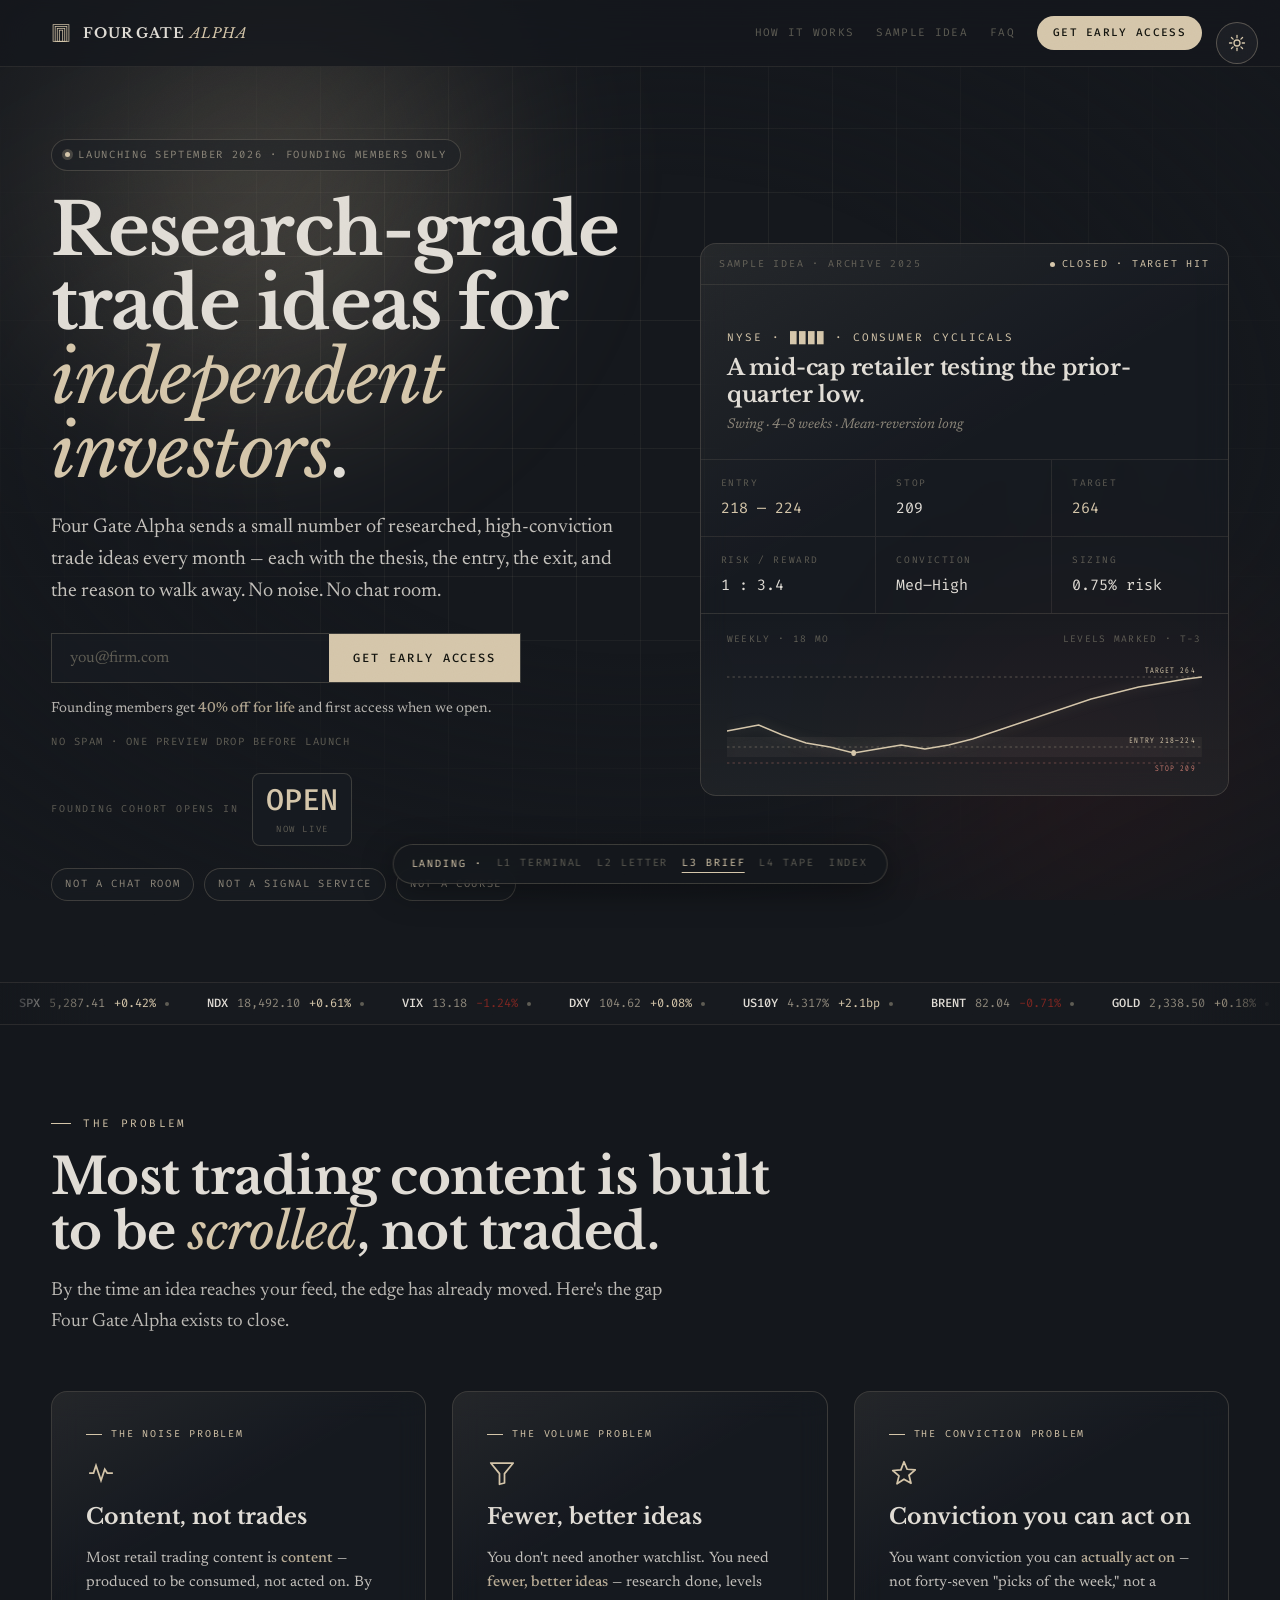
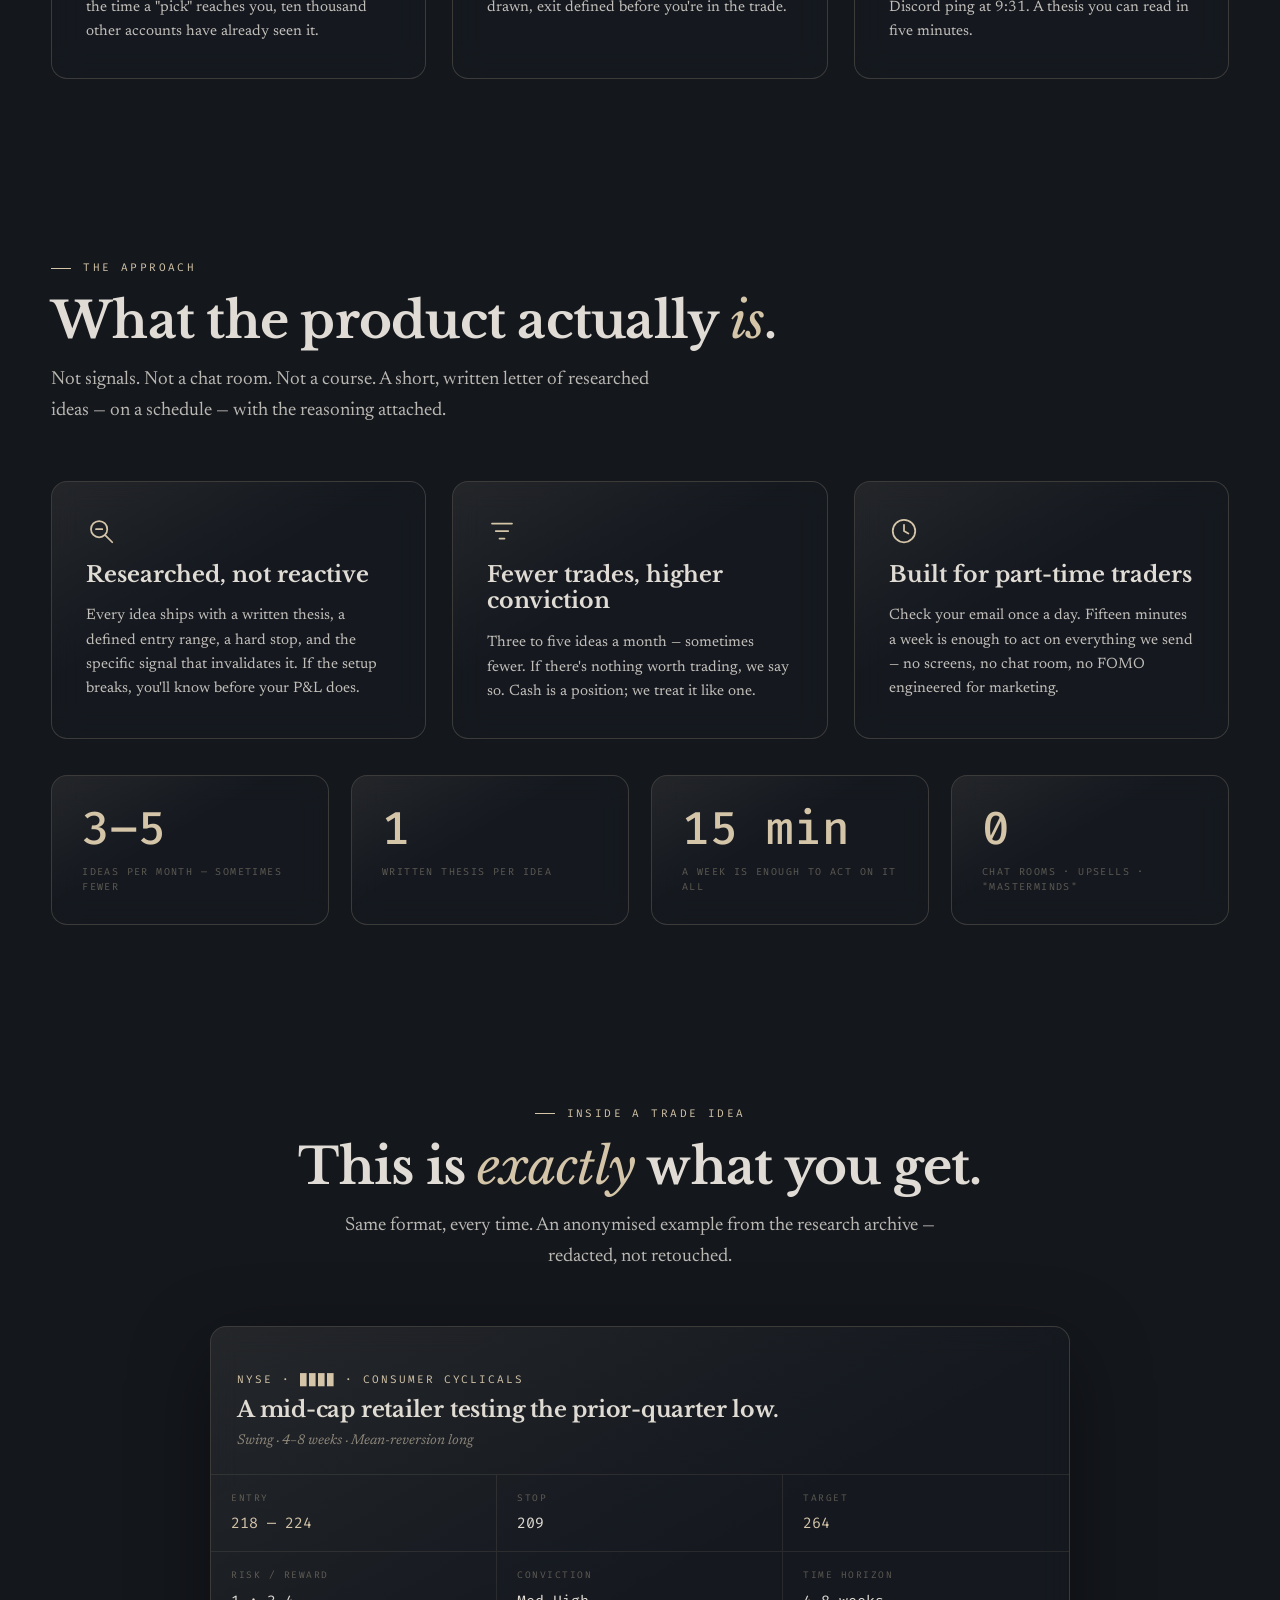
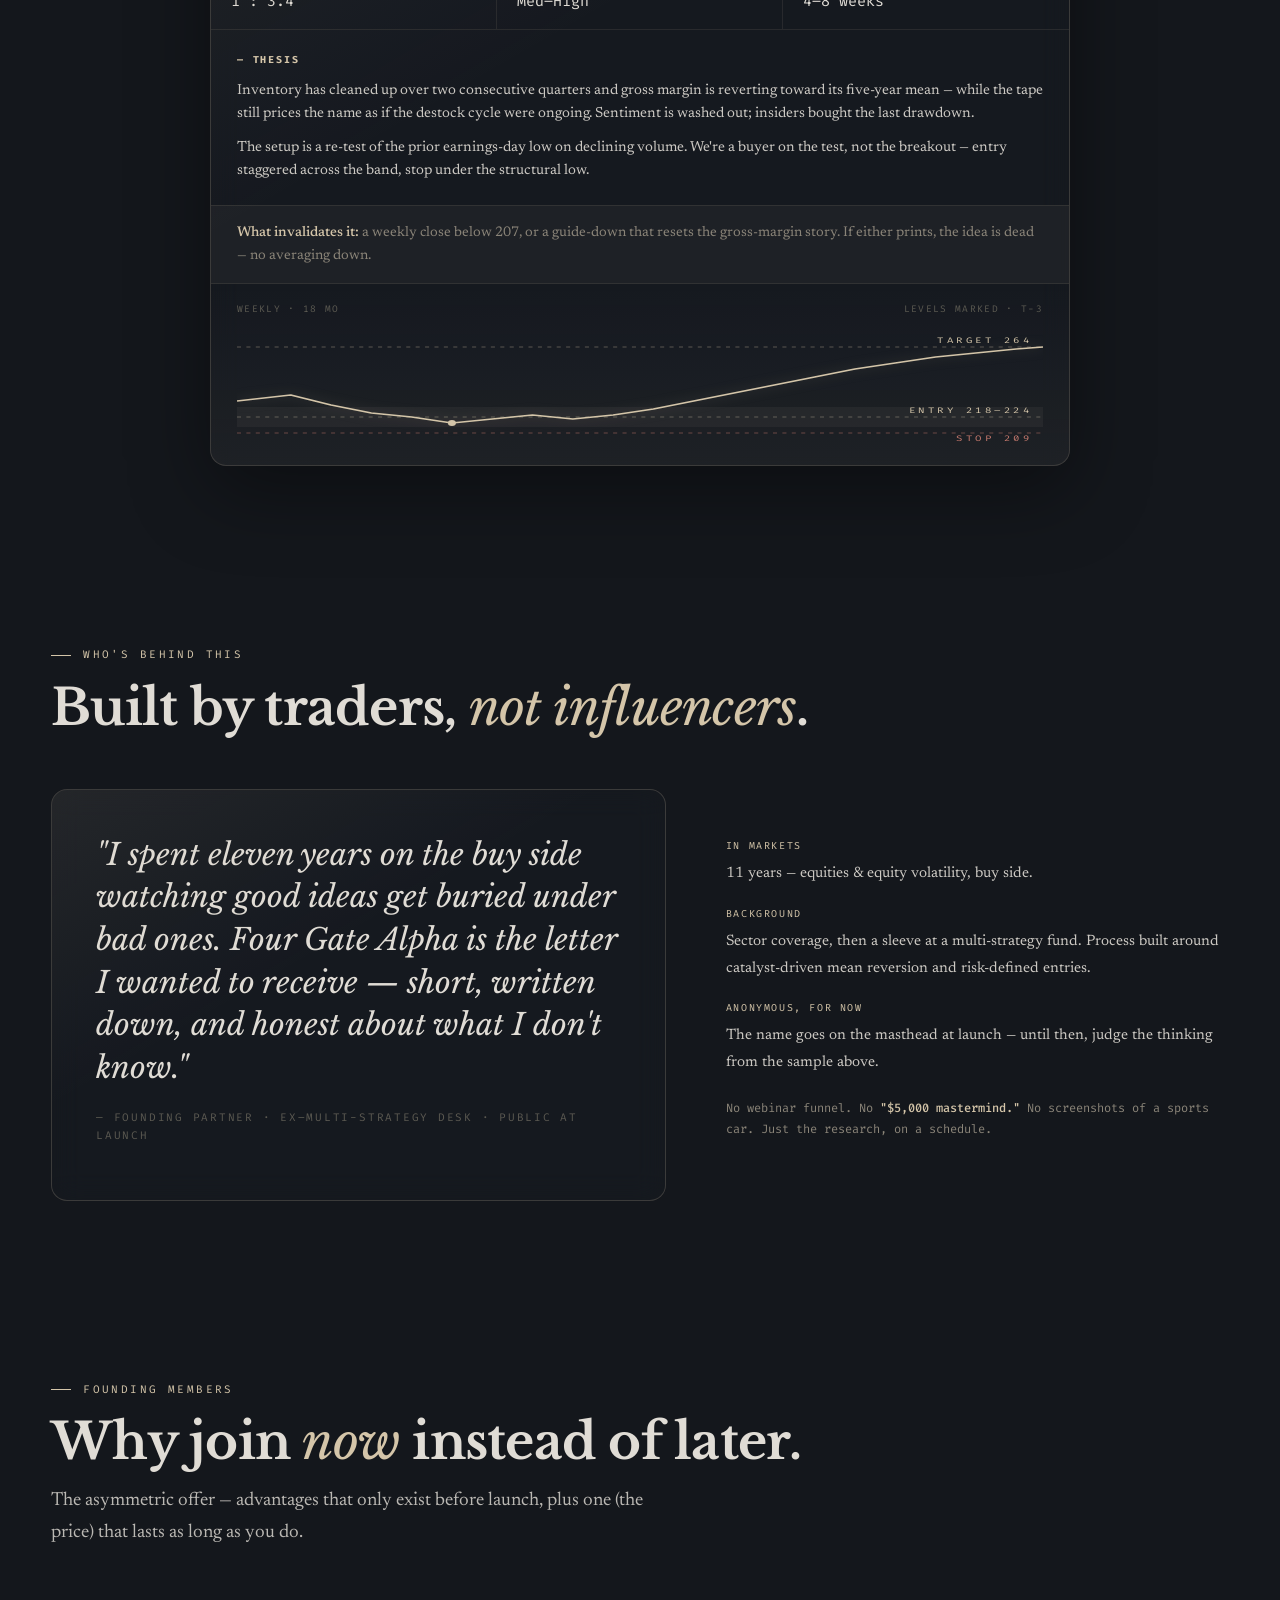
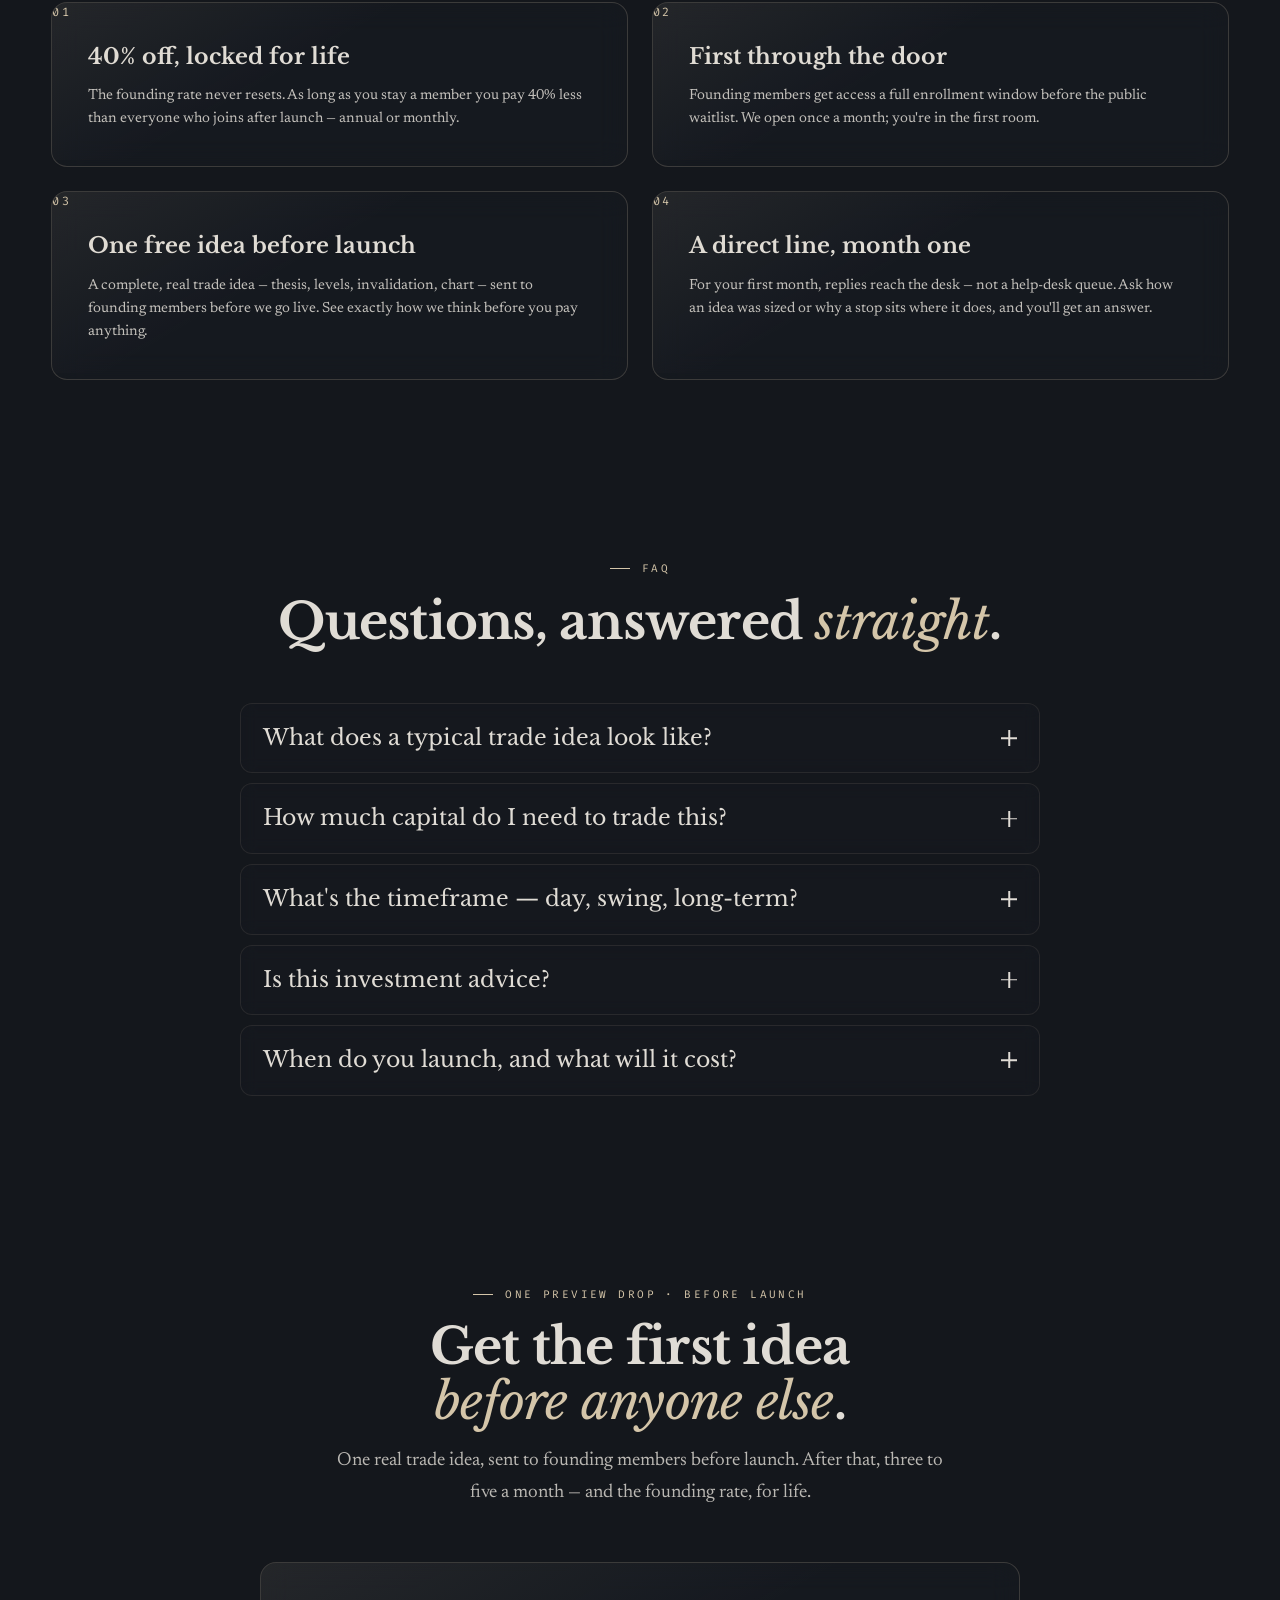
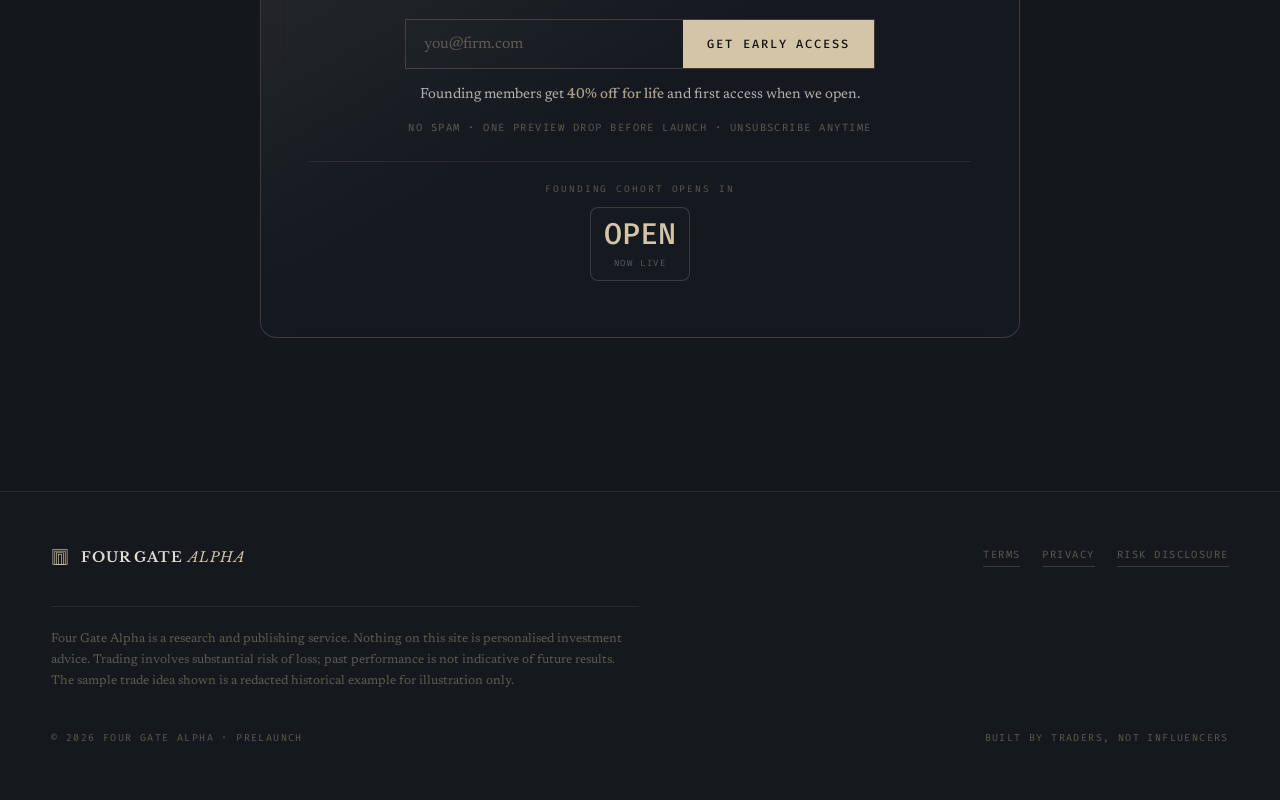
<file: landing-v3.html>
<!doctype html>
<html lang="en">
  <head>
    <meta charset="UTF-8" />
    <meta name="viewport" content="width=device-width, initial-scale=1.0" />
    <title>Four Gate Alpha — Get Early Access · The Brief</title>
    <meta
      name="description"
      content="Research-grade trade ideas for independent investors — thesis, entry, exit, invalidation. Launching September 2026. Founding members get 40% off for life."
    />
    <meta property="og:type" content="website" />
    <meta property="og:title" content="Four Gate Alpha — Get Early Access" />
    <meta
      property="og:description"
      content="Research-grade trade ideas for independent investors. Founding members get 40% off for life."
    />
    <meta name="twitter:card" content="summary_large_image" />

    <link rel="preconnect" href="https://fonts.googleapis.com" />
    <link rel="preconnect" href="https://fonts.gstatic.com" crossorigin />
    <link
      href="https://fonts.googleapis.com/css2?family=Libre+Baskerville:ital,wght@0,400;0,700;1,400&family=Newsreader:ital,opsz,wght@0,6..72,300;0,6..72,400;0,6..72,500;1,6..72,400&family=Fira+Code:wght@300;400;500&display=swap"
      rel="stylesheet"
    />
    <link rel="stylesheet" href="_shared.css" />
    <link rel="stylesheet" href="shared/landing.css" />
    <script>
      try {
        document.documentElement.dataset.theme =
          localStorage.getItem("fga-theme") === "light" ? "light" : "dark";
      } catch (e) {
        document.documentElement.dataset.theme = "dark";
      }
      document.documentElement.classList.add("has-js");
    </script>
    <style>
      /* ===========================================================
         L3 — "The Brief":  modern, sleek SaaS. Frosted glass, gradient
         washes, big confident type, scroll-reveal & hover-lift. The
         one built to make a stakeholder say "yeah, that pops."
         =========================================================== */

      /* sticky frosted bar with anchor nav */
      .b3 .topbar {
        background: color-mix(in srgb, var(--ink) 78%, transparent);
      }
      .b3-nav {
        display: flex;
        align-items: center;
        gap: 22px;
        font-family: var(--mono);
        font-size: 11px;
        letter-spacing: 0.12em;
        text-transform: uppercase;
        color: var(--text-faint);
      }
      .b3-nav a {
        transition: color 0.2s ease;
      }
      .b3-nav a:hover {
        color: var(--text);
      }
      .b3-nav .b3-pill {
        background: var(--accent);
        color: var(--burnt-umber);
        border-radius: 999px;
        padding: 8px 16px;
        font-weight: 500;
        transition:
          transform 0.18s ease,
          box-shadow 0.25s ease;
        box-shadow: 0 0 0 0 color-mix(in srgb, var(--accent) 45%, transparent);
      }
      .b3-nav .b3-pill:hover {
        color: var(--burnt-umber);
        transform: translateY(-1px);
        box-shadow: 0 8px 22px
          color-mix(in srgb, var(--accent) 40%, transparent);
      }
      @media (max-width: 920px) {
        .b3-nav .b3-link {
          display: none;
        }
      }

      /* a frosted card primitive */
      .b3-glass {
        position: relative;
        border: 1px solid var(--hairline-strong);
        border-radius: 16px;
        background: color-mix(in srgb, var(--ink-2) 52%, transparent);
        backdrop-filter: blur(14px) saturate(140%);
        -webkit-backdrop-filter: blur(14px) saturate(140%);
        overflow: hidden;
      }
      .b3-glass::before {
        content: "";
        position: absolute;
        inset: 0;
        background: linear-gradient(
          150deg,
          color-mix(in srgb, var(--accent) 8%, transparent),
          transparent 42%
        );
        pointer-events: none;
      }
      .b3-lift {
        transition:
          transform 0.32s cubic-bezier(0.2, 0.7, 0.2, 1),
          box-shadow 0.32s ease,
          border-color 0.32s ease;
      }
      .b3-lift:hover {
        transform: translateY(-7px);
        border-color: color-mix(in srgb, var(--accent) 38%, transparent);
        box-shadow:
          0 26px 60px rgba(0, 0, 0, 0.34),
          0 0 44px color-mix(in srgb, var(--accent) 13%, transparent);
      }

      /* eyebrow / chips */
      .b3-chip {
        display: inline-flex;
        align-items: center;
        gap: 8px;
        font-family: var(--mono);
        font-size: 10.5px;
        letter-spacing: 0.16em;
        text-transform: uppercase;
        color: var(--text-dim);
        border: 1px solid var(--hairline-strong);
        border-radius: 999px;
        padding: 7px 13px;
        background: color-mix(in srgb, var(--ink-2) 50%, transparent);
        backdrop-filter: blur(8px);
        -webkit-backdrop-filter: blur(8px);
      }
      .b3-chip .dot {
        width: 5px;
        height: 5px;
        border-radius: 50%;
        background: var(--accent);
        box-shadow: 0 0 0 3px color-mix(in srgb, var(--accent) 22%, transparent);
      }
      .b3-chip-row {
        display: flex;
        flex-wrap: wrap;
        gap: 10px;
      }

      /* hero */
      .b3-hero {
        padding-top: clamp(40px, 8vh, 96px);
        padding-bottom: clamp(48px, 9vh, 112px);
      }
      .b3-hero-grid {
        display: grid;
        grid-template-columns: 1.05fr 0.95fr;
        gap: clamp(36px, 5vw, 72px);
        align-items: center;
      }
      .b3 .lp-hero-title {
        margin: 22px 0 22px;
        font-size: clamp(40px, 5.6vw, 78px);
      }
      .b3 .lp-hero-sub {
        margin-bottom: 26px;
      }
      .b3-hero-cta {
        margin-bottom: 18px;
      }
      .b3-hero-cd {
        display: inline-flex;
        align-items: center;
        gap: 14px;
        margin-top: 4px;
      }
      .b3-hero-cd .cd-label {
        font-family: var(--mono);
        font-size: 10px;
        letter-spacing: 0.18em;
        text-transform: uppercase;
        color: var(--text-faint);
      }
      .b3-hero-card {
        padding: 0;
      }
      .b3-hero-card .lp-trade-card {
        box-shadow: none;
        border: none;
        background: transparent;
        border-radius: 16px;
      }
      .b3-hero-card .b3-card-top {
        display: flex;
        align-items: center;
        justify-content: space-between;
        gap: 12px;
        padding: 12px 18px;
        border-bottom: 1px solid var(--hairline);
        font-family: var(--mono);
        font-size: 10px;
        letter-spacing: 0.18em;
        text-transform: uppercase;
        color: var(--text-faint);
      }
      .b3-hero-card .b3-card-top .live {
        color: var(--accent);
        display: inline-flex;
        align-items: center;
        gap: 7px;
      }
      .b3-hero-card .b3-card-top .live .d {
        width: 5px;
        height: 5px;
        border-radius: 50%;
        background: var(--accent);
        animation: b3Ping 2.4s ease-in-out infinite;
      }
      @keyframes b3Ping {
        50% {
          opacity: 0.3;
        }
      }
      @media (max-width: 960px) {
        .b3-hero-grid {
          grid-template-columns: 1fr;
          gap: 40px;
        }
      }

      /* sections */
      .b3 .lp-section + .lp-section {
        border-top: none;
      }
      .b3-floats {
        position: absolute;
        inset: 0;
        overflow: hidden;
        pointer-events: none;
        z-index: -1;
      }

      /* problem grid (glass cards) */
      .b3-grid-3 {
        display: grid;
        grid-template-columns: repeat(3, 1fr);
        gap: clamp(16px, 2.4vw, 26px);
      }
      .b3-card {
        padding: clamp(24px, 3vw, 34px);
        display: flex;
        flex-direction: column;
        gap: 16px;
      }
      .b3-card .tag {
        font-family: var(--mono);
        font-size: 10px;
        letter-spacing: 0.18em;
        text-transform: uppercase;
        color: var(--accent);
        display: inline-flex;
        align-items: center;
        gap: 9px;
      }
      .b3-card .tag .pip {
        width: 16px;
        height: 1px;
        background: var(--accent);
      }
      .b3-card .icon {
        width: 30px;
        height: 30px;
        color: var(--accent);
        display: block;
      }
      .b3-card h3 {
        font-family: var(--display);
        font-weight: 700;
        font-size: clamp(18px, 1.9vw, 22px);
        line-height: 1.22;
        margin: 0;
        color: var(--text);
      }
      .b3-card p {
        margin: 0;
        font-size: 15px;
        line-height: 1.62;
        color: var(--text);
        opacity: 0.85;
      }
      .b3-card p .hl {
        color: var(--accent);
        font-weight: 500;
      }
      @media (max-width: 860px) {
        .b3-grid-3 {
          grid-template-columns: 1fr;
        }
      }

      /* stat strip */
      .b3-stats {
        display: grid;
        grid-template-columns: repeat(4, 1fr);
        gap: clamp(14px, 2vw, 22px);
        margin-top: clamp(24px, 4vh, 36px);
      }
      .b3-stat {
        padding: clamp(20px, 2.6vw, 30px);
        text-align: left;
      }
      .b3-stat .v {
        font-family: var(--mono);
        font-size: clamp(28px, 3.6vw, 46px);
        font-weight: 500;
        color: var(--accent);
        line-height: 1;
        font-variant-numeric: tabular-nums;
        display: block;
      }
      .b3-stat .l {
        font-family: var(--mono);
        font-size: 10px;
        letter-spacing: 0.14em;
        text-transform: uppercase;
        color: var(--text-faint);
        margin-top: 12px;
        display: block;
        line-height: 1.5;
      }
      @media (max-width: 760px) {
        .b3-stats {
          grid-template-columns: repeat(2, 1fr);
        }
      }

      /* trade idea — front and center */
      .b3-sample {
        max-width: 860px;
        margin: 0 auto;
      }
      .b3 .lp-trade-card {
        border-radius: 16px;
      }
      .b3-invalidation {
        font-size: 14px;
        line-height: 1.6;
        color: var(--text-dim);
        padding: 16px 26px;
        border-top: 1px solid var(--hairline);
        background: color-mix(in srgb, var(--accent) 5%, transparent);
      }
      .b3-invalidation b {
        color: var(--accent);
        font-weight: 500;
      }

      /* founder */
      .b3-founder {
        display: grid;
        grid-template-columns: 1.1fr 0.9fr;
        gap: clamp(28px, 5vw, 60px);
        align-items: center;
      }
      .b3-founder-card {
        padding: clamp(28px, 3.5vw, 44px);
      }
      .b3-founder-quote {
        font-family: var(--display);
        font-style: italic;
        font-weight: 400;
        font-size: clamp(20px, 2.4vw, 30px);
        line-height: 1.42;
        color: var(--text);
        margin: 0;
      }
      .b3-founder-attr {
        font-family: var(--mono);
        font-size: 11px;
        letter-spacing: 0.16em;
        text-transform: uppercase;
        color: var(--text-faint);
        margin-top: 20px;
      }
      .b3-founder-creds {
        display: flex;
        flex-direction: column;
        gap: 18px;
      }
      .b3-founder-cred .k {
        font-family: var(--mono);
        font-size: 10px;
        letter-spacing: 0.16em;
        text-transform: uppercase;
        color: var(--accent);
        display: block;
        margin-bottom: 6px;
      }
      .b3-founder-cred .v {
        font-size: 15px;
        line-height: 1.55;
        color: var(--text);
        opacity: 0.9;
      }
      .b3-founder-tag {
        font-family: var(--mono);
        font-size: 12px;
        line-height: 1.7;
        color: var(--text-dim);
        margin-top: 4px;
      }
      .b3-founder-tag b {
        color: var(--accent);
        font-weight: 500;
      }
      @media (max-width: 880px) {
        .b3-founder {
          grid-template-columns: 1fr;
        }
      }

      /* founding perks — 2x2 glass cards */
      .b3-perks {
        display: grid;
        grid-template-columns: repeat(2, 1fr);
        gap: clamp(16px, 2.4vw, 24px);
        counter-reset: bperk;
      }
      .b3-perk {
        padding: clamp(24px, 3vw, 36px);
        counter-increment: bperk;
        display: flex;
        flex-direction: column;
        gap: 10px;
      }
      .b3-perk::before {
        content: counter(bperk, decimal-leading-zero);
        font-family: var(--mono);
        font-size: 12px;
        letter-spacing: 0.2em;
        color: var(--accent);
        margin-bottom: 6px;
      }
      .b3-perk h3 {
        font-family: var(--display);
        font-weight: 700;
        font-size: clamp(18px, 1.9vw, 22px);
        margin: 0;
        color: var(--text);
      }
      .b3-perk p {
        margin: 0;
        font-size: 14.5px;
        line-height: 1.6;
        color: var(--text);
        opacity: 0.85;
      }
      @media (max-width: 700px) {
        .b3-perks {
          grid-template-columns: 1fr;
        }
      }

      /* faq */
      .b3 .lp-faq {
        max-width: 800px;
        margin: 0 auto;
        border-top: none;
      }
      .b3 .lp-faq-item {
        border: 1px solid var(--hairline);
        border-radius: 12px;
        margin-bottom: 10px;
        background: color-mix(in srgb, var(--ink-2) 38%, transparent);
        backdrop-filter: blur(8px);
        -webkit-backdrop-filter: blur(8px);
        transition: border-color 0.25s ease;
      }
      .b3 .lp-faq-item:hover,
      .b3 .lp-faq-item.is-open {
        border-color: color-mix(in srgb, var(--accent) 30%, transparent);
      }
      .b3 .lp-faq-q {
        padding: 20px 22px;
      }
      .b3 .lp-faq-answer-inner {
        padding: 0 22px;
      }
      .b3 .lp-faq-answer p {
        padding-right: 22px;
      }

      /* final cta */
      .b3-final {
        text-align: center;
        position: relative;
      }
      .b3-final-card {
        max-width: 760px;
        margin: clamp(28px, 5vh, 40px) auto 0;
        padding: clamp(36px, 5vw, 56px) clamp(24px, 4vw, 48px);
        text-align: center;
      }
      .b3-final-card .lp-cta {
        align-items: center;
      }
      .b3-final-card .form-row {
        margin: 0 auto;
      }
      .b3-final-cd {
        margin-top: 24px;
        padding-top: 20px;
        border-top: 1px solid var(--hairline);
      }
      .b3-final-cd .cd-label {
        font-family: var(--mono);
        font-size: 9.5px;
        letter-spacing: 0.2em;
        text-transform: uppercase;
        color: var(--text-faint);
        display: block;
        margin-bottom: 10px;
      }
    </style>
  </head>
  <body>
    <div class="hero-page lp-page b3">
      <div class="fx-layer" aria-hidden="true">
        <div class="fx-aurora"></div>
        <div class="fx-grid"></div>
        <div class="fx-scan"></div>
        <div class="fx-vignette"></div>
      </div>

      <header class="topbar">
        <div class="topbar-inner">
          <div class="brand-mark">
            <span class="glyph" aria-hidden="true">
              <svg
                width="20"
                height="20"
                viewBox="0 0 24 24"
                fill="none"
                stroke="currentColor"
                stroke-width="0.9"
              >
                <rect x="2.5" y="2" width="19" height="20" />
                <rect x="5" y="4.2" width="14" height="17.8" />
                <rect x="7.5" y="6.4" width="9" height="15.6" />
                <rect x="10" y="8.6" width="4" height="13.4" />
              </svg>
            </span>
            <span class="name">Four Gate <em>Alpha</em></span>
          </div>
          <nav class="b3-nav" aria-label="Page sections">
            <a class="b3-link" href="#how">How it works</a>
            <a class="b3-link" href="#sample">Sample idea</a>
            <a class="b3-link" href="#faq">FAQ</a>
            <a class="b3-pill" href="#waitlist">Get Early Access</a>
          </nav>
        </div>
      </header>

      <main>
        <!-- ───────── HERO ───────── -->
        <section
          class="lp-section b3-hero"
          id="waitlist"
          aria-label="Get early access"
        >
          <div class="b3-hero-grid">
            <div class="b3-hero-copy reveal-on-scroll">
              <span class="b3-chip"
                ><span class="dot"></span>Launching September 2026 · Founding
                members only</span
              >
              <h1 class="lp-hero-title">
                Research-grade trade ideas for <em>independent investors</em>.
              </h1>
              <p class="lp-hero-sub">
                Four Gate Alpha sends a small number of researched,
                high-conviction trade ideas every month — each with the thesis,
                the entry, the exit, and the reason to walk away. No noise. No
                chat room.
              </p>
              <div class="b3-hero-cta lp-cta">
                <form class="form-row" onsubmit="event.preventDefault()">
                  <input
                    type="email"
                    placeholder="you@firm.com"
                    aria-label="Email address"
                  />
                  <button type="submit" class="btn-primary">
                    Get Early Access
                  </button>
                </form>
                <p class="note">
                  Founding members get <strong>40% off for life</strong> and
                  first access when we open.
                </p>
                <p class="fine">No spam · One preview drop before launch</p>
              </div>
              <div class="b3-hero-cd">
                <span class="cd-label">Founding cohort opens in</span>
                <span
                  class="lp-countdown"
                  data-countdown="2026-09-15T09:30:00-04:00"
                  data-units="dhms"
                  >—</span
                >
              </div>
              <div class="b3-chip-row" style="margin-top: 22px">
                <span class="b3-chip">Not a chat room</span>
                <span class="b3-chip">Not a signal service</span>
                <span class="b3-chip">Not a course</span>
              </div>
            </div>

            <div
              class="b3-hero-card b3-glass b3-lift reveal-on-scroll r2"
              aria-label="Sample trade idea"
            >
              <div class="b3-card-top">
                <span>Sample idea · Archive 2025</span>
                <span class="live"
                  ><span class="d"></span>Closed · Target hit</span
                >
              </div>
              <article class="lp-trade-card">
                <div class="lp-tc-head">
                  <div class="lp-tc-ticker">
                    NYSE · ████ · CONSUMER CYCLICALS
                  </div>
                  <h3 class="lp-tc-name">
                    A mid-cap retailer testing the prior-quarter low.
                  </h3>
                  <div class="lp-tc-tag">
                    Swing · 4–8 weeks · Mean-reversion long
                  </div>
                </div>
                <div class="lp-tc-grid">
                  <div class="lp-tc-cell">
                    <div class="lp-tc-k">Entry</div>
                    <div class="lp-tc-v accent">218 — 224</div>
                  </div>
                  <div class="lp-tc-cell">
                    <div class="lp-tc-k">Stop</div>
                    <div class="lp-tc-v">209</div>
                  </div>
                  <div class="lp-tc-cell">
                    <div class="lp-tc-k">Target</div>
                    <div class="lp-tc-v accent">264</div>
                  </div>
                  <div class="lp-tc-cell">
                    <div class="lp-tc-k">Risk / Reward</div>
                    <div class="lp-tc-v">1 : 3.4</div>
                  </div>
                  <div class="lp-tc-cell">
                    <div class="lp-tc-k">Conviction</div>
                    <div class="lp-tc-v">Med–High</div>
                  </div>
                  <div class="lp-tc-cell">
                    <div class="lp-tc-k">Sizing</div>
                    <div class="lp-tc-v">0.75% risk</div>
                  </div>
                </div>
                <div class="lp-tc-chart">
                  <div class="lp-tc-chart-meta">
                    <span>Weekly · 18 mo</span><span>Levels marked · T−3</span>
                  </div>
                  <svg viewBox="0 0 600 116" preserveAspectRatio="none">
                    <line
                      x1="0"
                      x2="600"
                      y1="20"
                      y2="20"
                      stroke="rgba(212,197,169,0.35)"
                      stroke-dasharray="3 4"
                      stroke-width="1"
                      class="lp-tc-level"
                    />
                    <text
                      x="592"
                      y="16"
                      text-anchor="end"
                      font-family="Fira Code"
                      font-size="8"
                      fill="#D4C5A9"
                      letter-spacing="2"
                    >
                      TARGET 264
                    </text>
                    <rect
                      x="0"
                      y="80"
                      width="600"
                      height="20"
                      fill="rgba(212,197,169,0.05)"
                    />
                    <line
                      x1="0"
                      x2="600"
                      y1="90"
                      y2="90"
                      stroke="rgba(212,197,169,0.35)"
                      stroke-dasharray="3 4"
                      stroke-width="1"
                      class="lp-tc-level"
                    />
                    <text
                      x="592"
                      y="86"
                      text-anchor="end"
                      font-family="Fira Code"
                      font-size="8"
                      fill="#D4C5A9"
                      letter-spacing="2"
                    >
                      ENTRY 218–224
                    </text>
                    <line
                      x1="0"
                      x2="600"
                      y1="106"
                      y2="106"
                      stroke="rgba(199,122,110,0.45)"
                      stroke-dasharray="3 4"
                      stroke-width="1"
                    />
                    <text
                      x="592"
                      y="114"
                      text-anchor="end"
                      font-family="Fira Code"
                      font-size="8"
                      fill="#C77A6E"
                      letter-spacing="2"
                    >
                      STOP 209
                    </text>
                    <path
                      class="lp-tc-line"
                      pathLength="1"
                      d="M0,74 L40,68 L70,78 L100,86 L130,90 L160,96 L190,92 L220,88 L250,92 L280,88 L310,82 L340,74 L370,66 L400,58 L430,50 L460,42 L490,36 L520,30 L550,26 L580,22 L600,20"
                      fill="none"
                      stroke="#D4C5A9"
                      stroke-width="1.5"
                      stroke-linejoin="round"
                    />
                    <circle
                      class="lp-tc-marker"
                      cx="160"
                      cy="96"
                      r="3"
                      fill="#D4C5A9"
                    />
                  </svg>
                </div>
              </article>
            </div>
          </div>
        </section>

        <div class="lp-ticker-strip" aria-hidden="true">
          <span class="lp-ticker-track" data-ticker></span>
        </div>

        <!-- ───────── PROBLEM ───────── -->
        <section class="lp-section reveal-on-scroll" id="problem">
          <div class="lp-section-head">
            <span class="lp-eyebrow"><span class="pip"></span>The problem</span>
            <h2 class="lp-heading">
              Most trading content is built to be <em>scrolled</em>, not traded.
            </h2>
            <p class="lp-lede">
              By the time an idea reaches your feed, the edge has already moved.
              Here's the gap Four Gate Alpha exists to close.
            </p>
          </div>
          <div class="b3-grid-3">
            <article class="b3-card b3-glass b3-lift reveal-on-scroll r1">
              <span class="tag"
                ><span class="pip"></span>The noise problem</span
              >
              <svg
                class="icon"
                viewBox="0 0 24 24"
                fill="none"
                stroke="currentColor"
                stroke-width="1.4"
                stroke-linecap="round"
              >
                <path d="M3 12h3l2-6 4 12 3-9 2 3h4" />
              </svg>
              <h3>Content, not trades</h3>
              <p>
                Most retail trading content is <span class="hl">content</span> —
                produced to be consumed, not acted on. By the time a "pick"
                reaches you, ten thousand other accounts have already seen it.
              </p>
            </article>
            <article class="b3-card b3-glass b3-lift reveal-on-scroll r2">
              <span class="tag"
                ><span class="pip"></span>The volume problem</span
              >
              <svg
                class="icon"
                viewBox="0 0 24 24"
                fill="none"
                stroke="currentColor"
                stroke-width="1.4"
                stroke-linecap="round"
                stroke-linejoin="round"
              >
                <path d="M3 4h18l-7 8.5V20l-4 1v-8.5L3 4z" />
              </svg>
              <h3>Fewer, better ideas</h3>
              <p>
                You don't need another watchlist. You need
                <span class="hl">fewer, better ideas</span> — research done,
                levels drawn, exit defined before you're in the trade.
              </p>
            </article>
            <article class="b3-card b3-glass b3-lift reveal-on-scroll r3">
              <span class="tag"
                ><span class="pip"></span>The conviction problem</span
              >
              <svg
                class="icon"
                viewBox="0 0 24 24"
                fill="none"
                stroke="currentColor"
                stroke-width="1.4"
                stroke-linecap="round"
                stroke-linejoin="round"
              >
                <path
                  d="M12 3l2.5 6 6.5.5-5 4.3 1.6 6.4L12 17l-5.6 3.6L8 14.3 3 10l6.5-.5L12 3z"
                />
              </svg>
              <h3>Conviction you can act on</h3>
              <p>
                You want conviction you can
                <span class="hl">actually act on</span> — not forty-seven "picks
                of the week," not a Discord ping at 9:31. A thesis you can read
                in five minutes.
              </p>
            </article>
          </div>
        </section>

        <!-- ───────── APPROACH + STATS ───────── -->
        <section class="lp-section reveal-on-scroll" id="how">
          <div class="lp-section-head">
            <span class="lp-eyebrow"
              ><span class="pip"></span>The approach</span
            >
            <h2 class="lp-heading">What the product actually <em>is</em>.</h2>
            <p class="lp-lede">
              Not signals. Not a chat room. Not a course. A short, written
              letter of researched ideas — on a schedule — with the reasoning
              attached.
            </p>
          </div>
          <div class="b3-grid-3">
            <article class="b3-card b3-glass b3-lift reveal-on-scroll r1">
              <svg
                class="icon"
                viewBox="0 0 24 24"
                fill="none"
                stroke="currentColor"
                stroke-width="1.4"
                stroke-linecap="round"
                stroke-linejoin="round"
              >
                <circle cx="10.5" cy="10.5" r="6.5" />
                <line x1="15.5" y1="15.5" x2="21" y2="21" />
                <line x1="8" y1="10.5" x2="13" y2="10.5" />
              </svg>
              <h3>Researched, not reactive</h3>
              <p>
                Every idea ships with a written thesis, a defined entry range, a
                hard stop, and the specific signal that invalidates it. If the
                setup breaks, you'll know before your P&amp;L does.
              </p>
            </article>
            <article class="b3-card b3-glass b3-lift reveal-on-scroll r2">
              <svg
                class="icon"
                viewBox="0 0 24 24"
                fill="none"
                stroke="currentColor"
                stroke-width="1.4"
                stroke-linecap="round"
                stroke-linejoin="round"
              >
                <path d="M4 6h16M7 12h10M10 18h4" />
              </svg>
              <h3>Fewer trades, higher conviction</h3>
              <p>
                Three to five ideas a month — sometimes fewer. If there's
                nothing worth trading, we say so. Cash is a position; we treat
                it like one.
              </p>
            </article>
            <article class="b3-card b3-glass b3-lift reveal-on-scroll r3">
              <svg
                class="icon"
                viewBox="0 0 24 24"
                fill="none"
                stroke="currentColor"
                stroke-width="1.4"
                stroke-linecap="round"
                stroke-linejoin="round"
              >
                <circle cx="12" cy="12" r="9" />
                <path d="M12 7v5l3.5 2" />
              </svg>
              <h3>Built for part-time traders</h3>
              <p>
                Check your email once a day. Fifteen minutes a week is enough to
                act on everything we send — no screens, no chat room, no FOMO
                engineered for marketing.
              </p>
            </article>
          </div>
          <div class="b3-stats">
            <div class="b3-stat b3-glass reveal-on-scroll r1">
              <span class="v"
                ><span data-count="3">3</span>–<span data-count="5"
                  >5</span
                ></span
              ><span class="l">Ideas per month — sometimes fewer</span>
            </div>
            <div class="b3-stat b3-glass reveal-on-scroll r2">
              <span class="v" data-count="1">1</span
              ><span class="l">Written thesis per idea</span>
            </div>
            <div class="b3-stat b3-glass reveal-on-scroll r3">
              <span class="v"><span data-count="15">15</span>&nbsp;min</span
              ><span class="l">A week is enough to act on it all</span>
            </div>
            <div class="b3-stat b3-glass reveal-on-scroll r4">
              <span class="v" data-count="0">0</span
              ><span class="l">Chat rooms · upsells · "masterminds"</span>
            </div>
          </div>
        </section>

        <!-- ───────── INSIDE A TRADE IDEA ───────── -->
        <section class="lp-section reveal-on-scroll" id="sample">
          <div class="lp-section-head is-centered">
            <span class="lp-eyebrow"
              ><span class="pip"></span>Inside a trade idea</span
            >
            <h2 class="lp-heading">This is <em>exactly</em> what you get.</h2>
            <p class="lp-lede">
              Same format, every time. An anonymised example from the research
              archive — redacted, not retouched.
            </p>
          </div>
          <div class="b3-sample reveal-on-scroll">
            <article
              class="lp-trade-card b3-glass"
              aria-label="Sample trade idea"
            >
              <div class="lp-tc-head">
                <div class="lp-tc-ticker">NYSE · ████ · CONSUMER CYCLICALS</div>
                <h3 class="lp-tc-name">
                  A mid-cap retailer testing the prior-quarter low.
                </h3>
                <div class="lp-tc-tag">
                  Swing · 4–8 weeks · Mean-reversion long
                </div>
              </div>
              <div class="lp-tc-grid">
                <div class="lp-tc-cell">
                  <div class="lp-tc-k">Entry</div>
                  <div class="lp-tc-v accent">218 — 224</div>
                </div>
                <div class="lp-tc-cell">
                  <div class="lp-tc-k">Stop</div>
                  <div class="lp-tc-v">209</div>
                </div>
                <div class="lp-tc-cell">
                  <div class="lp-tc-k">Target</div>
                  <div class="lp-tc-v accent">264</div>
                </div>
                <div class="lp-tc-cell">
                  <div class="lp-tc-k">Risk / Reward</div>
                  <div class="lp-tc-v">1 : 3.4</div>
                </div>
                <div class="lp-tc-cell">
                  <div class="lp-tc-k">Conviction</div>
                  <div class="lp-tc-v">Med–High</div>
                </div>
                <div class="lp-tc-cell">
                  <div class="lp-tc-k">Time horizon</div>
                  <div class="lp-tc-v">4–8 weeks</div>
                </div>
              </div>
              <div class="lp-tc-body">
                <h4>— Thesis</h4>
                <p>
                  Inventory has cleaned up over two consecutive quarters and
                  gross margin is reverting toward its five-year mean — while
                  the tape still prices the name as if the destock cycle were
                  ongoing. Sentiment is washed out; insiders bought the last
                  drawdown.
                </p>
                <p>
                  The setup is a re-test of the prior earnings-day low on
                  declining volume. We're a buyer on the test, not the breakout
                  — entry staggered across the band, stop under the structural
                  low.
                </p>
              </div>
              <div class="b3-invalidation">
                <b>What invalidates it:</b> a weekly close below 207, or a
                guide-down that resets the gross-margin story. If either prints,
                the idea is dead — no averaging down.
              </div>
              <div class="lp-tc-chart">
                <div class="lp-tc-chart-meta">
                  <span>Weekly · 18 mo</span><span>Levels marked · T−3</span>
                </div>
                <svg viewBox="0 0 600 116" preserveAspectRatio="none">
                  <line
                    x1="0"
                    x2="600"
                    y1="20"
                    y2="20"
                    stroke="rgba(212,197,169,0.35)"
                    stroke-dasharray="3 4"
                    stroke-width="1"
                    class="lp-tc-level"
                  />
                  <text
                    x="592"
                    y="16"
                    text-anchor="end"
                    font-family="Fira Code"
                    font-size="8"
                    fill="#D4C5A9"
                    letter-spacing="2"
                  >
                    TARGET 264
                  </text>
                  <rect
                    x="0"
                    y="80"
                    width="600"
                    height="20"
                    fill="rgba(212,197,169,0.05)"
                  />
                  <line
                    x1="0"
                    x2="600"
                    y1="90"
                    y2="90"
                    stroke="rgba(212,197,169,0.35)"
                    stroke-dasharray="3 4"
                    stroke-width="1"
                    class="lp-tc-level"
                  />
                  <text
                    x="592"
                    y="86"
                    text-anchor="end"
                    font-family="Fira Code"
                    font-size="8"
                    fill="#D4C5A9"
                    letter-spacing="2"
                  >
                    ENTRY 218–224
                  </text>
                  <line
                    x1="0"
                    x2="600"
                    y1="106"
                    y2="106"
                    stroke="rgba(199,122,110,0.45)"
                    stroke-dasharray="3 4"
                    stroke-width="1"
                  />
                  <text
                    x="592"
                    y="114"
                    text-anchor="end"
                    font-family="Fira Code"
                    font-size="8"
                    fill="#C77A6E"
                    letter-spacing="2"
                  >
                    STOP 209
                  </text>
                  <path
                    class="lp-tc-line"
                    pathLength="1"
                    d="M0,74 L40,68 L70,78 L100,86 L130,90 L160,96 L190,92 L220,88 L250,92 L280,88 L310,82 L340,74 L370,66 L400,58 L430,50 L460,42 L490,36 L520,30 L550,26 L580,22 L600,20"
                    fill="none"
                    stroke="#D4C5A9"
                    stroke-width="1.6"
                    stroke-linejoin="round"
                  />
                  <circle
                    class="lp-tc-marker"
                    cx="160"
                    cy="96"
                    r="3"
                    fill="#D4C5A9"
                  />
                </svg>
              </div>
            </article>
          </div>
        </section>

        <!-- ───────── WHO'S BEHIND THIS ───────── -->
        <section class="lp-section reveal-on-scroll" id="who">
          <div class="lp-section-head">
            <span class="lp-eyebrow"
              ><span class="pip"></span>Who's behind this</span
            >
            <h2 class="lp-heading">
              Built by traders, <em>not influencers</em>.
            </h2>
          </div>
          <div class="b3-founder">
            <div class="b3-founder-card b3-glass reveal-on-scroll r1">
              <blockquote class="b3-founder-quote">
                "I spent eleven years on the buy side watching good ideas get
                buried under bad ones. Four Gate Alpha is the letter I wanted to
                receive — short, written down, and honest about what I don't
                know."
              </blockquote>
              <p class="b3-founder-attr">
                — Founding partner · ex–multi-strategy desk · public at launch
              </p>
            </div>
            <div class="b3-founder-creds reveal-on-scroll r2">
              <div class="b3-founder-cred">
                <span class="k">In markets</span
                ><span class="v"
                  >11 years — equities &amp; equity volatility, buy side.</span
                >
              </div>
              <div class="b3-founder-cred">
                <span class="k">Background</span
                ><span class="v"
                  >Sector coverage, then a sleeve at a multi-strategy fund.
                  Process built around catalyst-driven mean reversion and
                  risk-defined entries.</span
                >
              </div>
              <div class="b3-founder-cred">
                <span class="k">Anonymous, for now</span
                ><span class="v"
                  >The name goes on the masthead at launch — until then, judge
                  the thinking from the sample above.</span
                >
              </div>
              <p class="b3-founder-tag">
                No webinar funnel. No <b>"$5,000 mastermind."</b> No screenshots
                of a sports car. Just the research, on a schedule.
              </p>
            </div>
          </div>
        </section>

        <!-- ───────── FOUNDING MEMBERS ───────── -->
        <section class="lp-section reveal-on-scroll" id="founding">
          <div class="lp-section-head">
            <span class="lp-eyebrow"
              ><span class="pip"></span>Founding members</span
            >
            <h2 class="lp-heading">Why join <em>now</em> instead of later.</h2>
            <p class="lp-lede">
              The asymmetric offer — advantages that only exist before launch,
              plus one (the price) that lasts as long as you do.
            </p>
          </div>
          <div class="b3-perks">
            <article class="b3-perk b3-glass b3-lift reveal-on-scroll r1">
              <h3>40% off, locked for life</h3>
              <p>
                The founding rate never resets. As long as you stay a member you
                pay 40% less than everyone who joins after launch — annual or
                monthly.
              </p>
            </article>
            <article class="b3-perk b3-glass b3-lift reveal-on-scroll r2">
              <h3>First through the door</h3>
              <p>
                Founding members get access a full enrollment window before the
                public waitlist. We open once a month; you're in the first room.
              </p>
            </article>
            <article class="b3-perk b3-glass b3-lift reveal-on-scroll r3">
              <h3>One free idea before launch</h3>
              <p>
                A complete, real trade idea — thesis, levels, invalidation,
                chart — sent to founding members before we go live. See exactly
                how we think before you pay anything.
              </p>
            </article>
            <article class="b3-perk b3-glass b3-lift reveal-on-scroll r4">
              <h3>A direct line, month one</h3>
              <p>
                For your first month, replies reach the desk — not a help-desk
                queue. Ask how an idea was sized or why a stop sits where it
                does, and you'll get an answer.
              </p>
            </article>
          </div>
        </section>

        <!-- ───────── FAQ ───────── -->
        <section class="lp-section reveal-on-scroll" id="faq">
          <div class="lp-section-head is-centered">
            <span class="lp-eyebrow"><span class="pip"></span>FAQ</span>
            <h2 class="lp-heading">Questions, answered <em>straight</em>.</h2>
          </div>
          <div class="lp-faq">
            <div class="lp-faq-item">
              <button class="lp-faq-q" type="button">
                What does a typical trade idea look like?<span
                  class="q-icon"
                  aria-hidden="true"
                ></span>
              </button>
              <div class="lp-faq-answer">
                <div class="lp-faq-answer-inner">
                  <p>
                    One name, one direction. You get a two-page note: the thesis
                    in plain English, an entry range, a hard stop, a target, the
                    time horizon, and the exact signal that would make us walk
                    away — plus the chart with the levels drawn on it. The
                    redacted example above is the real format.
                  </p>
                </div>
              </div>
            </div>
            <div class="lp-faq-item">
              <button class="lp-faq-q" type="button">
                How much capital do I need to trade this?<span
                  class="q-icon"
                  aria-hidden="true"
                ></span>
              </button>
              <div class="lp-faq-answer">
                <div class="lp-faq-answer-inner">
                  <p>
                    Ideas are sized in percent-of-risk, not dollars, so you
                    scale them to your account — it works at almost any size.
                    That said, very small accounts feel commissions and
                    round-lot friction; if you're trading a few hundred dollars,
                    this probably isn't for you yet. We'd rather tell you that
                    than take your money.
                  </p>
                </div>
              </div>
            </div>
            <div class="lp-faq-item">
              <button class="lp-faq-q" type="button">
                What's the timeframe — day, swing, long-term?<span
                  class="q-icon"
                  aria-hidden="true"
                ></span>
              </button>
              <div class="lp-faq-answer">
                <div class="lp-faq-answer-inner">
                  <p>
                    Mostly swing — positions that play out over four to eight
                    weeks, occasionally a few days, occasionally a few months.
                    No intraday scalping, no day-trading alerts. If you can
                    check your email once a day, the cadence works for you.
                  </p>
                </div>
              </div>
            </div>
            <div class="lp-faq-item">
              <button class="lp-faq-q" type="button">
                Is this investment advice?<span
                  class="q-icon"
                  aria-hidden="true"
                ></span>
              </button>
              <div class="lp-faq-answer">
                <div class="lp-faq-answer-inner">
                  <p>
                    No. Four Gate Alpha publishes research and trade ideas for
                    educational purposes. We don't know your situation and we're
                    not your adviser — you make every decision. Full risk
                    disclosure on the
                    <a href="legal.html#disclosure">disclosure page</a>.
                  </p>
                </div>
              </div>
            </div>
            <div class="lp-faq-item">
              <button class="lp-faq-q" type="button">
                When do you launch, and what will it cost?<span
                  class="q-icon"
                  aria-hidden="true"
                ></span>
              </button>
              <div class="lp-faq-answer">
                <div class="lp-faq-answer-inner">
                  <p>
                    September 2026. Pricing starts at $79/month (or $790/year).
                    Founding members lock in 40% off for life — $47/month or
                    $474/year — and that rate never goes up. Join the waitlist
                    and you'll be first in line when enrollment opens.
                  </p>
                </div>
              </div>
            </div>
          </div>
        </section>

        <!-- ───────── FINAL CTA ───────── -->
        <section class="lp-section b3-final reveal-on-scroll" id="join">
          <div class="lp-section-head is-centered">
            <span class="lp-eyebrow"
              ><span class="pip"></span>One preview drop · before launch</span
            >
            <h2 class="lp-heading">
              Get the first idea <em>before anyone else</em>.
            </h2>
            <p class="lp-lede">
              One real trade idea, sent to founding members before launch. After
              that, three to five a month — and the founding rate, for life.
            </p>
          </div>
          <div class="b3-final-card b3-glass">
            <div class="lp-cta is-centered">
              <form class="form-row" onsubmit="event.preventDefault()">
                <input
                  type="email"
                  placeholder="you@firm.com"
                  aria-label="Email address"
                />
                <button type="submit" class="btn-primary">
                  Get Early Access
                </button>
              </form>
              <p class="note">
                Founding members get <strong>40% off for life</strong> and first
                access when we open.
              </p>
              <p class="fine">
                No spam · One preview drop before launch · Unsubscribe anytime
              </p>
            </div>
            <div class="b3-final-cd">
              <span class="cd-label">Founding cohort opens in</span>
              <span
                class="lp-countdown"
                data-countdown="2026-09-15T09:30:00-04:00"
                data-units="dhms"
                >—</span
              >
            </div>
          </div>
        </section>
      </main>

      <footer class="lp-footer">
        <div class="lp-footer-inner">
          <div class="lp-footer-top">
            <div class="brand-mark">
              <span class="glyph" aria-hidden="true">
                <svg
                  width="18"
                  height="18"
                  viewBox="0 0 24 24"
                  fill="none"
                  stroke="currentColor"
                  stroke-width="0.9"
                >
                  <rect x="2.5" y="2" width="19" height="20" />
                  <rect x="5" y="4.2" width="14" height="17.8" />
                  <rect x="7.5" y="6.4" width="9" height="15.6" />
                  <rect x="10" y="8.6" width="4" height="13.4" />
                </svg>
              </span>
              <span class="name">Four Gate <em>Alpha</em></span>
            </div>
            <div class="lp-footer-links">
              <a href="legal.html#terms">Terms</a>
              <a href="legal.html#privacy">Privacy</a>
              <a href="legal.html#disclosure">Risk Disclosure</a>
            </div>
          </div>
          <p class="lp-disclosure">
            Four Gate Alpha is a research and publishing service. Nothing on
            this site is personalised investment advice. Trading involves
            substantial risk of loss; past performance is not indicative of
            future results. The sample trade idea shown is a redacted historical
            example for illustration only.
          </p>
          <div class="lp-footer-top">
            <span class="lp-footer-meta"
              >© 2026 Four Gate Alpha · Prelaunch</span
            >
            <span class="lp-footer-meta"
              >Built by traders, not influencers</span
            >
          </div>
        </div>
      </footer>
    </div>

    <nav class="variant-badge">
      <span class="label">Landing ·</span>
      <a href="landing-v1.html">L1 Terminal</a>
      <a href="landing-v2.html">L2 Letter</a>
      <a href="landing-v3.html" class="is-active">L3 Brief</a>
      <a href="landing-v4.html">L4 Tape</a>
      <a href="index.html">Index</a>
    </nav>

    <script src="shared/landing.js" defer></script>
    <script src="shared/theme-toggle.js" defer></script>
  </body>
</html>
</file>
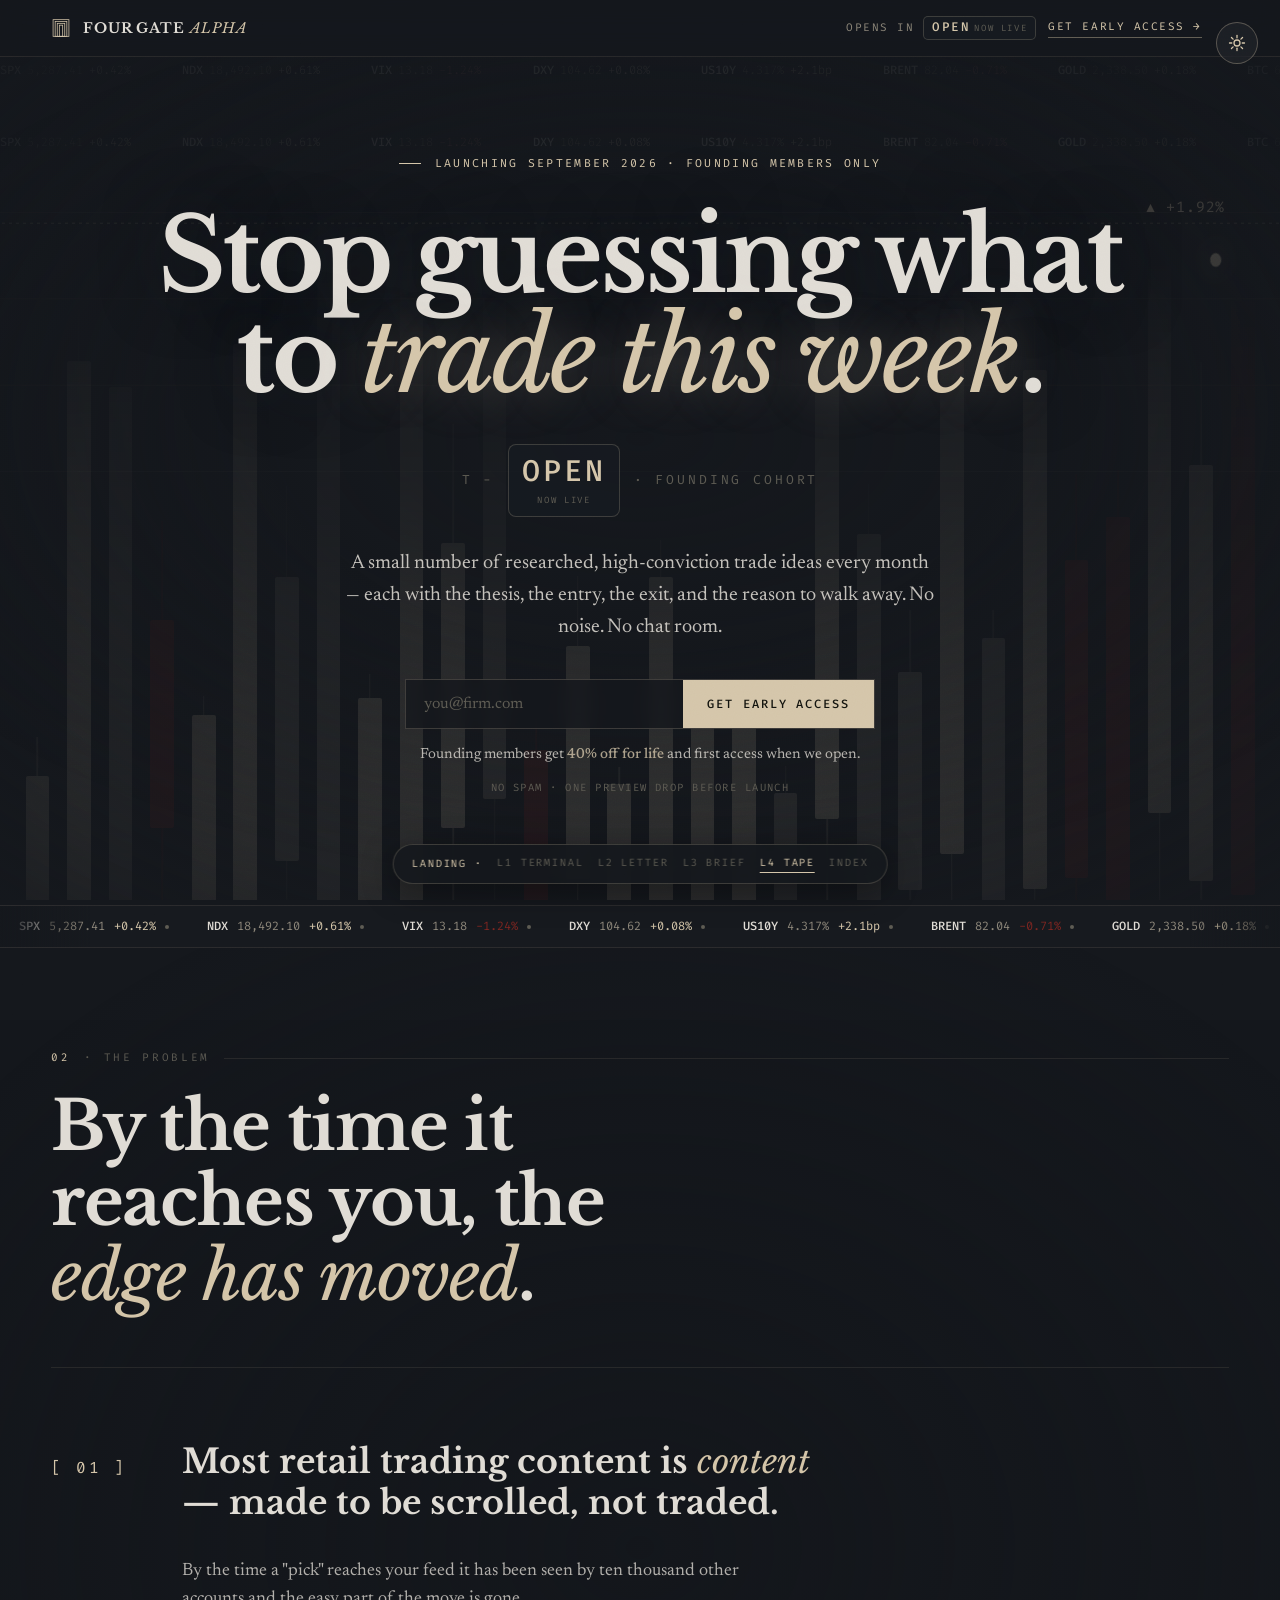
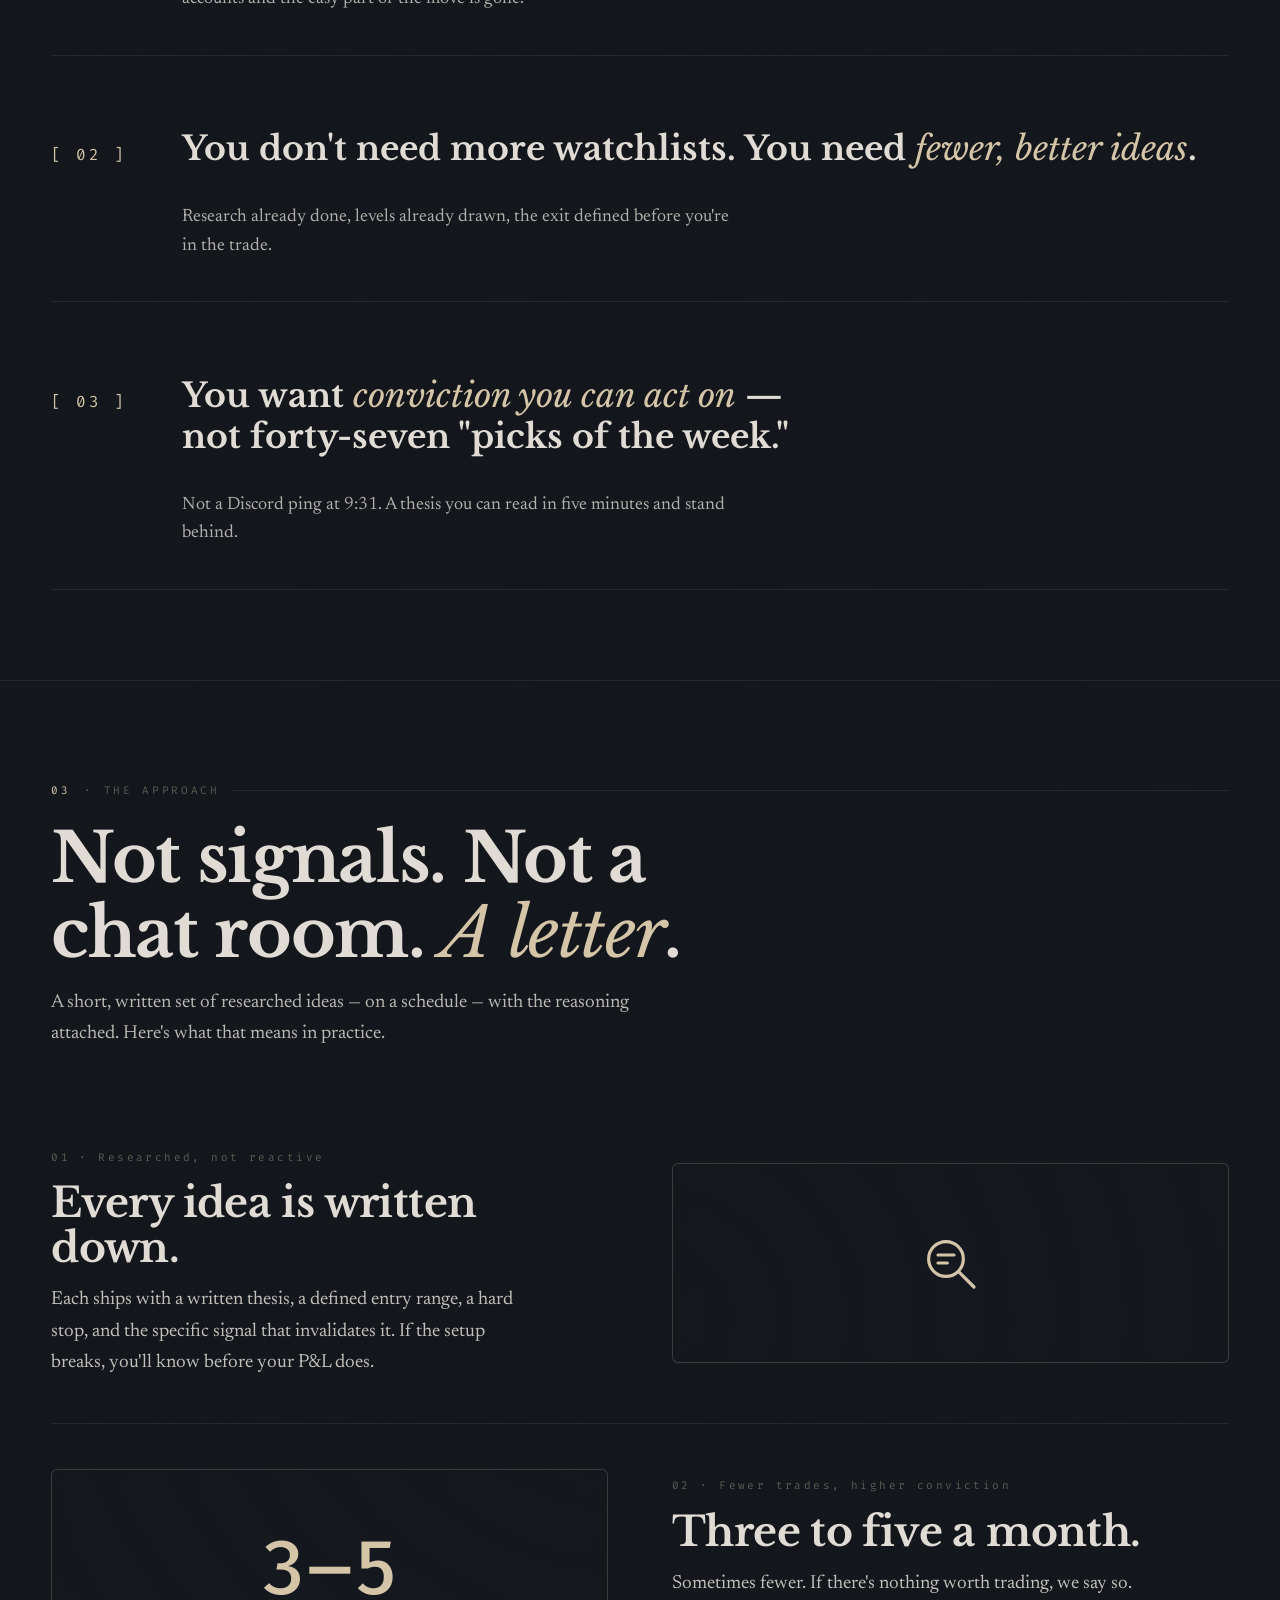
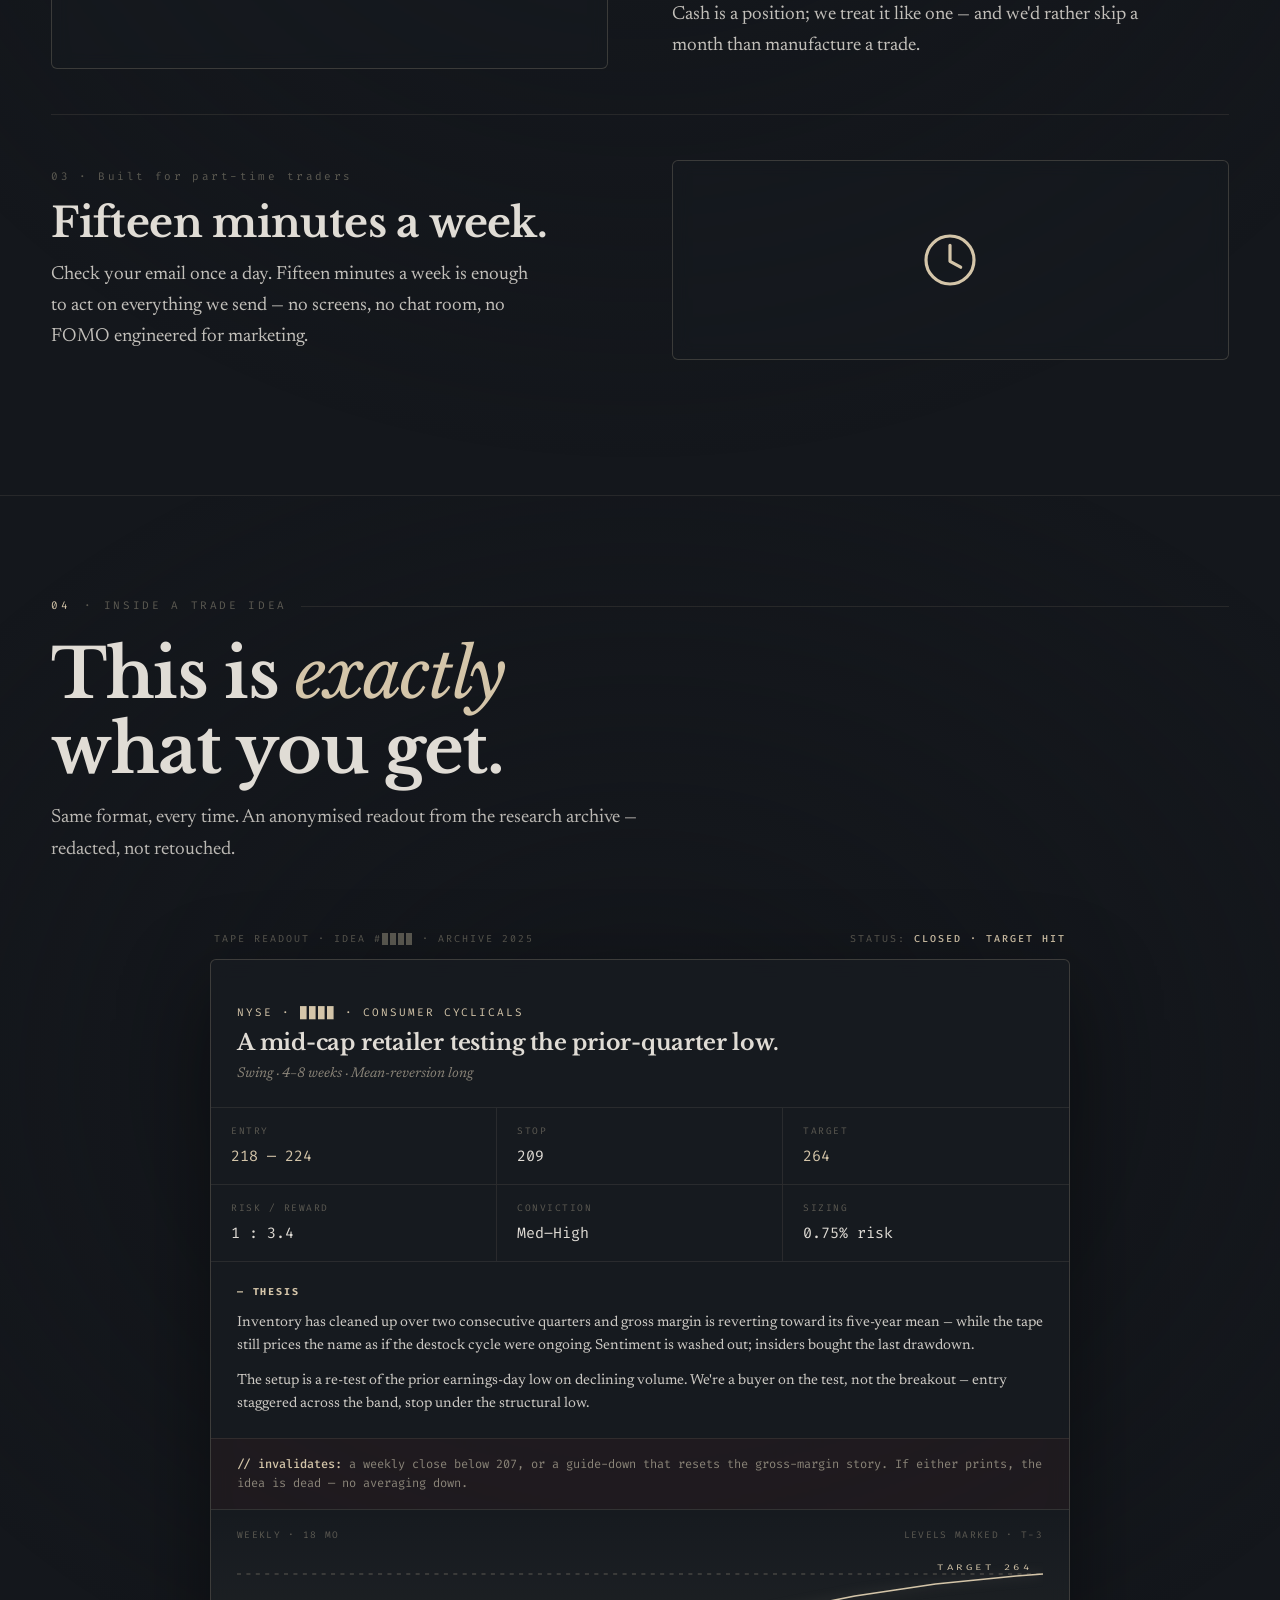
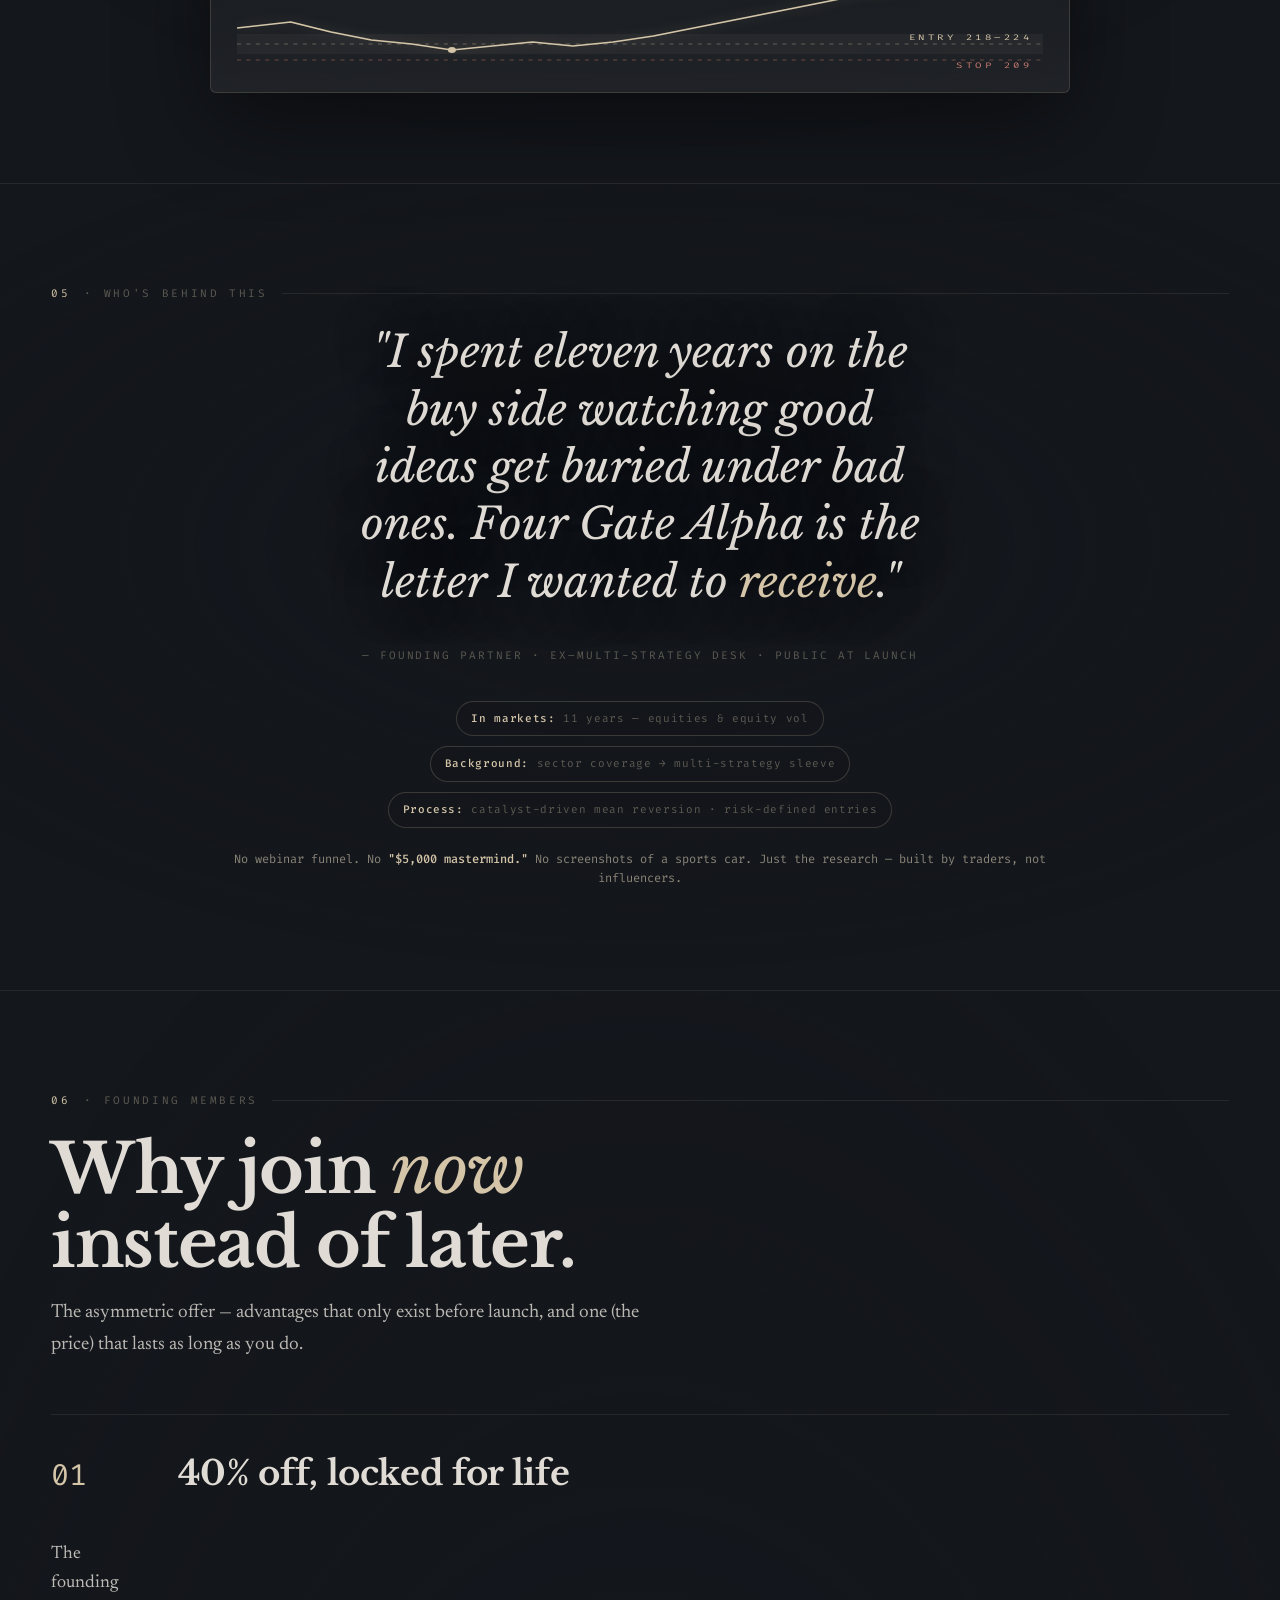
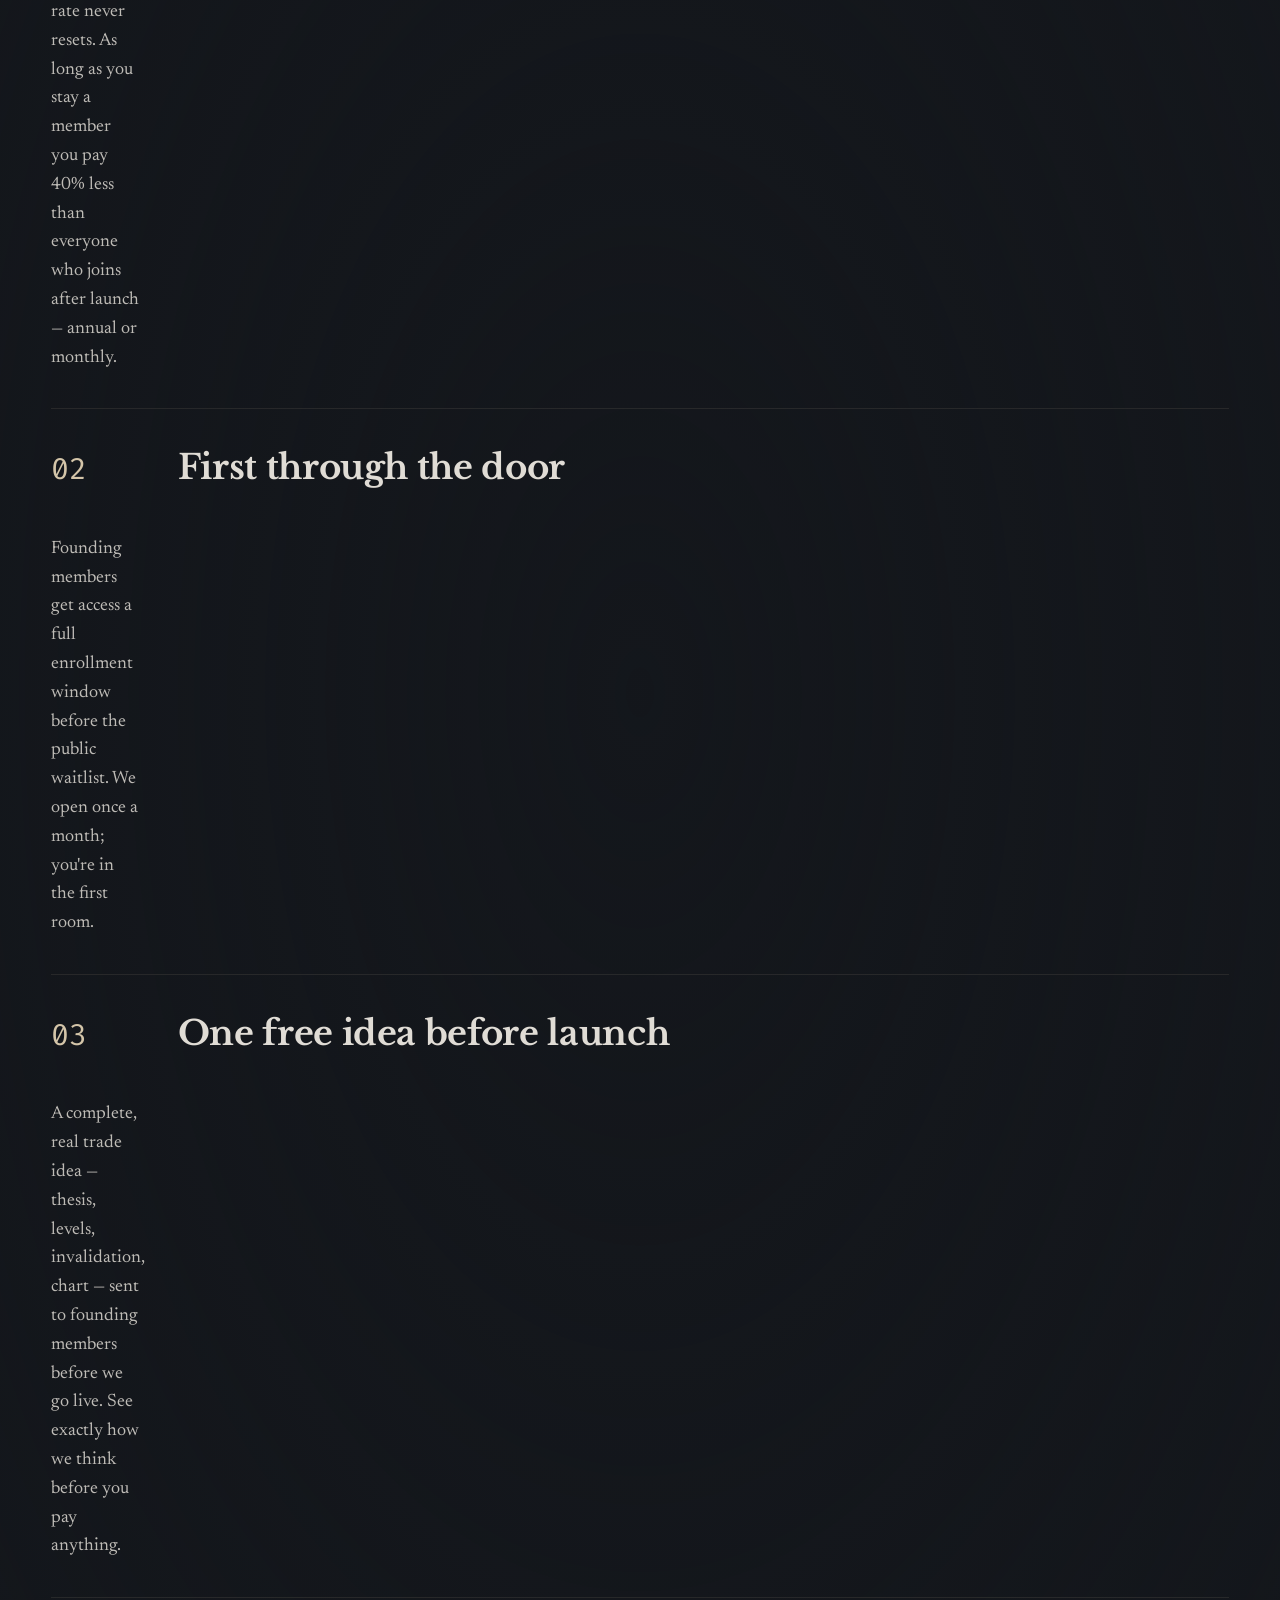
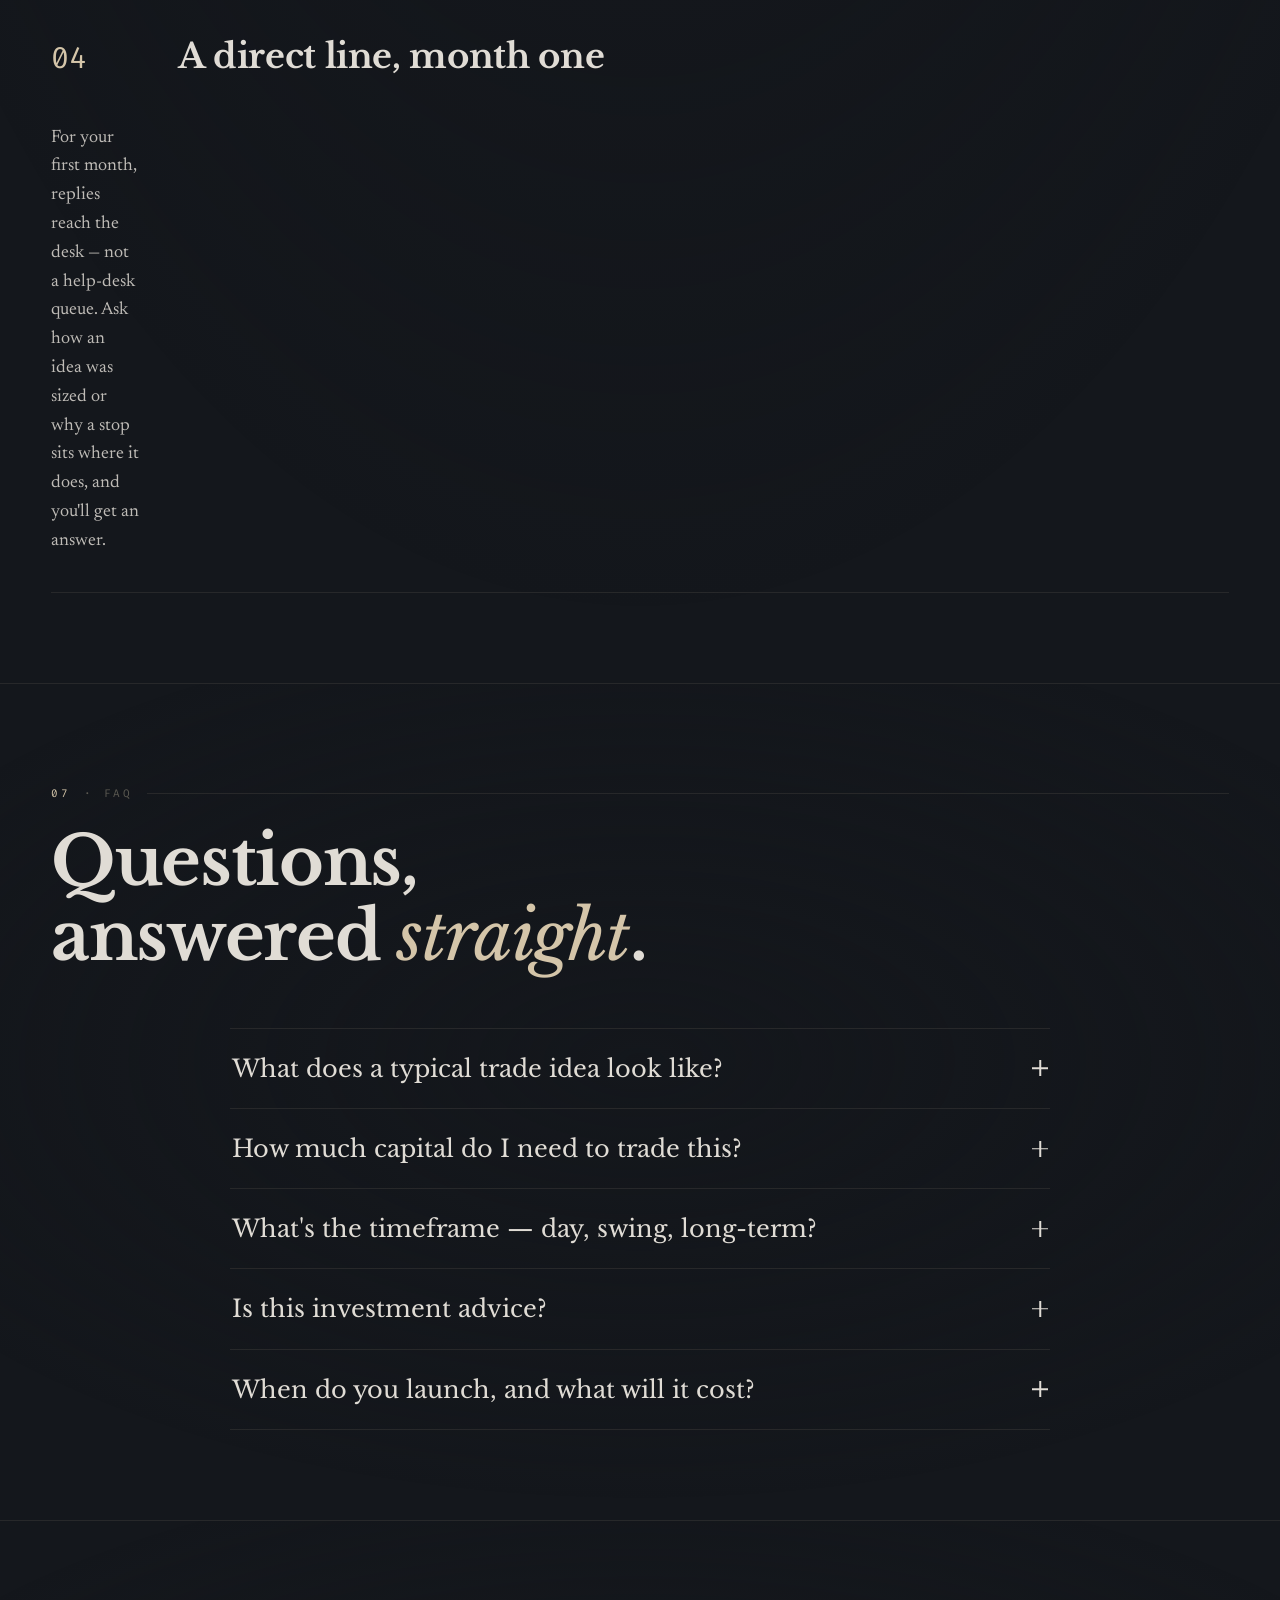
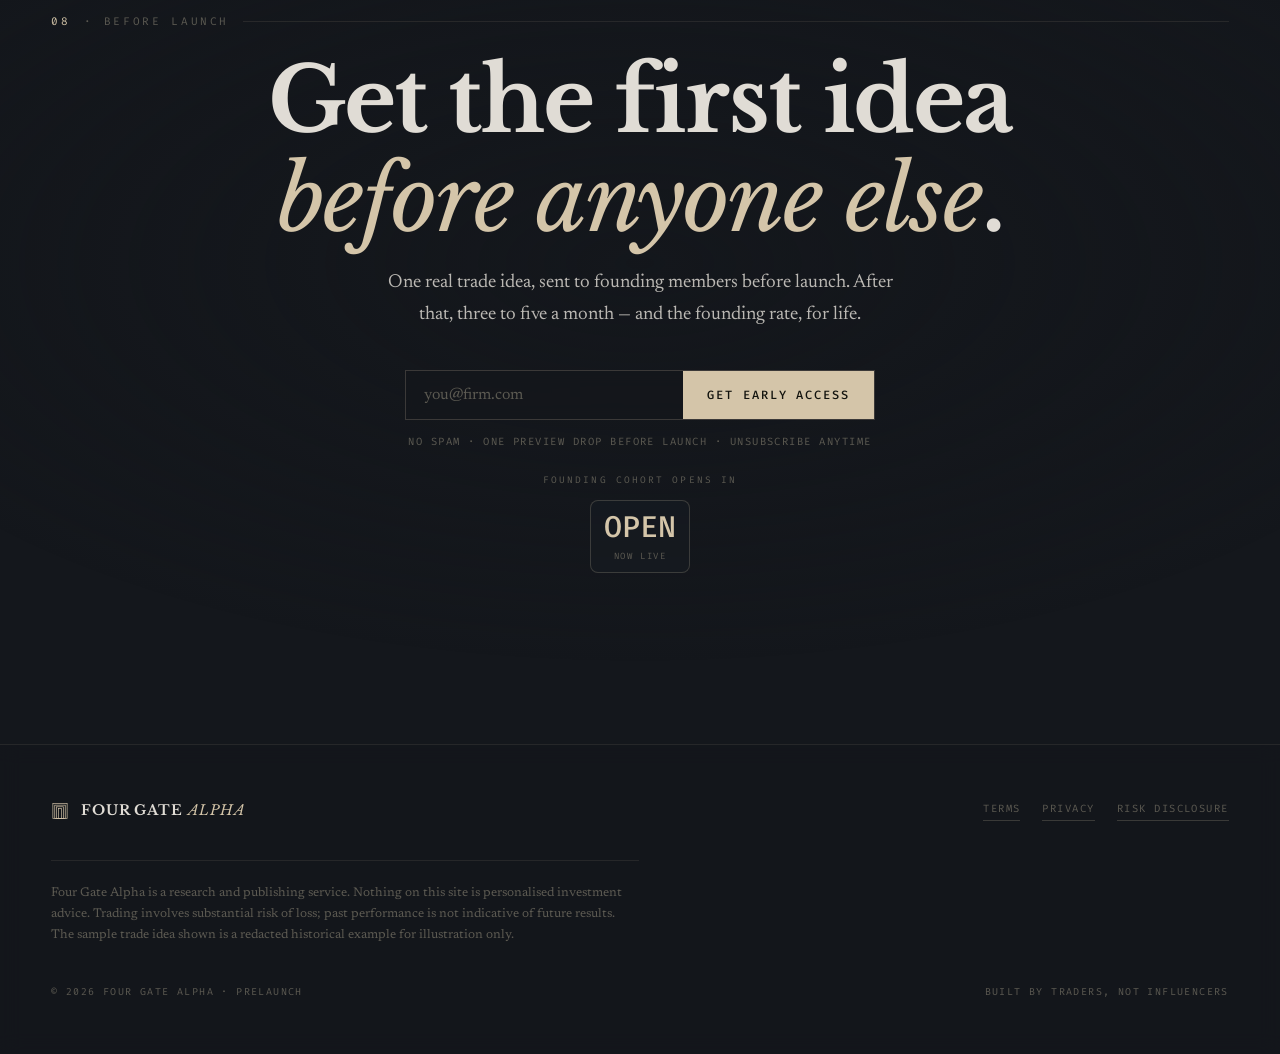
<file: landing-v4.html>
<!doctype html>
<html lang="en">
  <head>
    <meta charset="UTF-8" />
    <meta name="viewport" content="width=device-width, initial-scale=1.0" />
    <title>Four Gate Alpha — Get Early Access · The Tape</title>
    <meta
      name="description"
      content="Stop guessing what to trade this week. Researched, high-conviction trade ideas — thesis, entry, exit, invalidation. Launching September 2026. Founding members get 40% off for life."
    />
    <meta property="og:type" content="website" />
    <meta property="og:title" content="Four Gate Alpha — Get Early Access" />
    <meta
      property="og:description"
      content="Read the tape before it reads you. Founding members get 40% off for life."
    />
    <meta name="twitter:card" content="summary_large_image" />

    <link rel="preconnect" href="https://fonts.googleapis.com" />
    <link rel="preconnect" href="https://fonts.gstatic.com" crossorigin />
    <link
      href="https://fonts.googleapis.com/css2?family=Libre+Baskerville:ital,wght@0,400;0,700;1,400&family=Newsreader:ital,opsz,wght@0,6..72,300;0,6..72,400;0,6..72,500;1,6..72,400&family=Fira+Code:wght@300;400;500&display=swap"
      rel="stylesheet"
    />
    <link rel="stylesheet" href="_shared.css" />
    <link rel="stylesheet" href="shared/landing.css" />
    <script>
      try {
        document.documentElement.dataset.theme =
          localStorage.getItem("fga-theme") === "light" ? "light" : "dark";
      } catch (e) {
        document.documentElement.dataset.theme = "dark";
      }
      document.documentElement.classList.add("has-js");
    </script>
    <style>
      /* ===========================================================
         L4 — "The Tape":  maximalist / cinematic. A live candle field
         and scrolling tape run behind every panel; big high-contrast
         type rides on top. Candles stay gold / ash / sienna — no red.
         =========================================================== */
      .lp-page.t4 {
        --t4-pos: var(--accent);
        --t4-neu: var(--warm-ash);
        --t4-neg: var(--dark-earth);
      }

      /* ---- background field (inside .fx-layer) ---- */
      .t4-candles {
        position: absolute;
        inset: auto 0 -15% 0;
        height: 96%;
        display: flex;
        align-items: flex-end;
        gap: 1.4vw;
        padding: 0 2vw;
        opacity: 0.24;
        -webkit-mask-image: linear-gradient(
          to top,
          #000 0%,
          #000 18%,
          transparent 92%
        );
        mask-image: linear-gradient(to top, #000 0%, #000 18%, transparent 92%);
      }
      :root[data-theme="light"] .t4-candles {
        opacity: 0.26;
      }
      .t4-candle {
        flex: 1;
        position: relative;
        display: flex;
        justify-content: center;
        transform-origin: bottom center;
        animation: t4Breathe var(--cd, 9s) ease-in-out infinite;
      }
      .t4-candle .body {
        width: 100%;
        max-width: 30px;
        border-radius: 2px;
        background: var(--cc, var(--t4-neu));
        position: relative;
      }
      .t4-candle .wick {
        position: absolute;
        left: 50%;
        top: calc(-1 * var(--wk, 14%));
        bottom: 0;
        width: 1.5px;
        transform: translateX(-50%);
        background: var(--cc, var(--t4-neu));
        opacity: 0.5;
      }
      /* a candle "printing" — quick gold flash, asynchronously per candle */
      .t4-candle .flash {
        position: absolute;
        left: -2px;
        right: -2px;
        bottom: 0;
        top: calc(-1 * var(--wk, 14%));
        border-radius: 2px;
        background: var(--accent);
        opacity: 0;
        mix-blend-mode: screen;
        animation: t4CandleFlash var(--fd, 6s) ease-out var(--fdl, 0s) infinite;
      }
      :root[data-theme="light"] .t4-candle .flash {
        mix-blend-mode: multiply;
      }
      @keyframes t4CandleFlash {
        0%,
        86%,
        100% {
          opacity: 0;
          filter: none;
        }
        90% {
          opacity: 0.72;
          filter: drop-shadow(
            0 0 18px color-mix(in srgb, var(--accent) 60%, transparent)
          );
        }
        96% {
          opacity: 0.12;
        }
      }

      .t4-bigtape {
        position: absolute;
        left: 0;
        right: 0;
        overflow: hidden;
        white-space: nowrap;
        font-family: var(--mono);
        font-weight: 300;
        line-height: 1;
        opacity: 0.1;
        color: var(--text);
        font-size: clamp(40px, 7vw, 104px);
      }
      :root[data-theme="light"] .t4-bigtape {
        opacity: 0.07;
      }
      .t4-bigtape.t4-top {
        top: 8%;
      }
      .t4-bigtape.t4-bottom {
        bottom: 14%;
      }
      .t4-bigtape .lp-ticker-track {
        display: inline-flex;
        gap: 4vw;
        padding: 0;
        will-change: transform;
        animation: lpTicker 24s linear infinite;
      }
      .t4-bigtape.t4-bottom .lp-ticker-track {
        animation-duration: 34s;
        animation-direction: reverse;
      }
      .t4-bigtape .lp-ticker-item {
        gap: 0.5em;
      }
      .t4-bigtape .lp-ticker-item .sym {
        color: var(--text);
      }
      .t4-bigtape .lp-ticker-item .pos {
        color: color-mix(in srgb, var(--accent) 78%, var(--text));
      }
      .t4-bigtape .lp-ticker-item .neg {
        color: color-mix(in srgb, var(--dark-earth) 62%, var(--text));
      }
      .t4-bigtape .lp-ticker-item .dot {
        display: none;
      }
      /* periodic flicker on some quotes — "ticks updating" */
      .t4-bigtape .lp-ticker-item:nth-child(4n + 1) .pos,
      .t4-bigtape .lp-ticker-item:nth-child(6n + 3) .neg,
      .t4-bigtape .lp-ticker-item:nth-child(5n + 2) .sym {
        animation: t4Tick 3.4s steps(1) infinite;
      }
      .t4-bigtape .lp-ticker-item:nth-child(6n + 3) .neg {
        animation-delay: 1.1s;
      }
      .t4-bigtape .lp-ticker-item:nth-child(5n + 2) .sym {
        animation-delay: 2.2s;
      }
      @keyframes t4Tick {
        0%,
        100% {
          opacity: 1;
        }
        4%,
        9% {
          opacity: 0.25;
        }
        6% {
          opacity: 1;
        }
      }

      /* ---- live chart line behind the hero (loops: draws → holds → fades) ---- */
      .t4-chartfx {
        position: absolute;
        left: -2%;
        right: -2%;
        top: 14%;
        bottom: auto;
        height: 48%;
        opacity: 0.34;
      }
      :root[data-theme="light"] .t4-chartfx {
        opacity: 0.26;
      }
      .t4-chartfx svg {
        width: 100%;
        height: 100%;
        display: block;
        overflow: visible;
      }
      .t4-chartfx .grid line {
        stroke: var(--hairline);
        stroke-width: 1;
        vector-effect: non-scaling-stroke;
      }
      .t4-chartfx .lvl {
        stroke: color-mix(in srgb, var(--accent) 40%, transparent);
        stroke-width: 1;
        stroke-dasharray: 3 4;
        vector-effect: non-scaling-stroke;
        animation: lpDash 1.8s linear infinite;
      }
      .t4-chart-line {
        fill: none;
        stroke: var(--accent);
        stroke-width: 3;
        stroke-linejoin: round;
        stroke-linecap: round;
        filter: drop-shadow(
          0 0 9px color-mix(in srgb, var(--accent) 55%, transparent)
        );
        stroke-dasharray: 1;
        stroke-dashoffset: 1;
        animation: t4ChartDraw 8s cubic-bezier(0.4, 0, 0.5, 1) infinite;
      }
      @keyframes t4ChartDraw {
        0% {
          stroke-dashoffset: 1;
          opacity: 0;
        }
        4% {
          opacity: 1;
        }
        58% {
          stroke-dashoffset: 0;
          opacity: 1;
        }
        80% {
          stroke-dashoffset: 0;
          opacity: 1;
        }
        100% {
          stroke-dashoffset: 0;
          opacity: 0;
        }
      }
      .t4-chart-tip {
        fill: var(--accent);
        filter: drop-shadow(0 0 12px var(--accent));
        animation: t4TipFade 8s linear infinite;
      }
      @keyframes t4TipFade {
        0% {
          opacity: 0;
        }
        4%,
        62% {
          opacity: 1;
        }
        72% {
          opacity: 1;
        }
        82%,
        100% {
          opacity: 0;
        }
      }
      .t4-chart-tag {
        position: absolute;
        right: 6%;
        top: 16%;
        font-family: var(--mono);
        font-size: clamp(11px, 1.5vw, 15px);
        letter-spacing: 0.06em;
        color: var(--accent);
        text-shadow: 0 0 16px color-mix(in srgb, var(--accent) 45%, transparent);
        animation: t4TagFlicker 8s steps(1) infinite;
      }
      @keyframes t4TagFlicker {
        0%,
        58% {
          opacity: 0;
        }
        59%,
        100% {
          opacity: 0.9;
        }
        70%,
        74%,
        78% {
          opacity: 0.3;
        }
        72%,
        76% {
          opacity: 0.9;
        }
      }

      /* sweeping light beam — "scope sweep" */
      .t4-beam {
        position: absolute;
        inset: 0;
        background: linear-gradient(
          108deg,
          transparent 42%,
          color-mix(in srgb, var(--accent) 10%, transparent) 50%,
          transparent 58%
        );
        mix-blend-mode: screen;
        transform: translateX(-130%);
        animation: t4Beam 12s cubic-bezier(0.55, 0, 0.4, 1) infinite;
      }
      :root[data-theme="light"] .t4-beam {
        mix-blend-mode: multiply;
        opacity: 0.6;
      }
      @keyframes t4Beam {
        0% {
          transform: translateX(-130%);
        }
        55%,
        100% {
          transform: translateX(130%);
        }
      }

      /* ---- chrome ---- */
      .t4 .topbar {
        background: color-mix(in srgb, var(--ink) 70%, transparent);
      }
      .t4-bar-cd {
        display: inline-flex;
        align-items: center;
        gap: 12px;
        font-family: var(--mono);
        font-size: 11px;
        letter-spacing: 0.14em;
        text-transform: uppercase;
        color: var(--text-dim);
      }
      .t4-bar-cd .tm {
        color: var(--accent);
      }
      .t4-bar-cd a {
        color: var(--accent);
        border-bottom: 1px solid
          color-mix(in srgb, var(--accent) 40%, transparent);
        padding-bottom: 2px;
      }
      @media (max-width: 720px) {
        .t4-bar-cd .t4-bar-cd-txt {
          display: none;
        }
      }

      /* sections sit on a soft scrim so big type stays legible over the field */
      .t4 .lp-section {
        position: relative;
        z-index: 1;
      }
      .t4 .lp-section::before {
        content: "";
        position: absolute;
        inset: 0;
        background: radial-gradient(
          ellipse 90% 70% at 50% 45%,
          color-mix(in srgb, var(--ink) 62%, transparent),
          transparent 75%
        );
        z-index: -1;
        pointer-events: none;
      }
      .t4 .lp-section + .lp-section {
        border-top: 1px solid var(--hairline);
      }
      .t4-secmark {
        font-family: var(--mono);
        font-size: 11px;
        letter-spacing: 0.24em;
        text-transform: uppercase;
        color: var(--text-faint);
        margin-bottom: 22px;
        display: flex;
        align-items: center;
        gap: 14px;
      }
      .t4-secmark .n {
        color: var(--accent);
      }
      .t4-secmark::after {
        content: "";
        flex: 1;
        height: 1px;
        background: var(--hairline);
      }
      .t4 .lp-heading {
        font-size: clamp(32px, 5.4vw, 68px);
        letter-spacing: -0.02em;
      }

      /* hero */
      .t4-hero {
        padding-top: clamp(48px, 10vh, 120px);
        padding-bottom: clamp(56px, 12vh, 140px);
        text-align: center;
      }
      .t4-hero .lp-hero-eyebrow {
        justify-content: center;
        margin-bottom: clamp(22px, 4vh, 34px);
      }
      .t4 .lp-hero-title {
        font-size: clamp(44px, 8vw, 116px);
        line-height: 0.98;
        letter-spacing: -0.03em;
        margin: 0 auto clamp(24px, 4vh, 36px);
        max-width: 18ch;
        text-shadow: 0 0 60px color-mix(in srgb, var(--ink) 60%, transparent);
      }
      .t4 .lp-hero-title em {
        font-weight: 400;
        text-shadow: 0 0 50px color-mix(in srgb, var(--accent) 26%, transparent);
      }
      .t4-tm {
        display: inline-flex;
        align-items: center;
        gap: 14px;
        font-family: var(--mono);
        font-size: clamp(11px, 1.4vw, 13px);
        letter-spacing: 0.22em;
        text-transform: uppercase;
        color: var(--text-faint);
        margin: 0 auto clamp(20px, 4vh, 30px);
      }
      .t4 .lp-hero-sub {
        margin: 0 auto clamp(26px, 4vh, 36px);
        max-width: 54ch;
      }
      .t4-hero-cta {
        align-items: center;
        text-align: center;
      }
      .t4-hero-cta .form-row {
        margin: 0 auto;
        background: color-mix(in srgb, var(--ink) 80%, transparent);
        backdrop-filter: blur(8px);
        -webkit-backdrop-filter: blur(8px);
      }

      /* problem — big manifesto rows */
      .t4-rows {
        display: flex;
        flex-direction: column;
        border-top: 1px solid var(--hairline);
      }
      .t4-row {
        display: grid;
        grid-template-columns: 92px 1fr;
        gap: clamp(18px, 3vw, 40px);
        padding: clamp(26px, 4.5vh, 48px) 0;
        border-bottom: 1px solid var(--hairline);
        align-items: baseline;
      }
      .t4-row .ix {
        font-family: var(--mono);
        font-size: clamp(13px, 1.6vw, 16px);
        letter-spacing: 0.16em;
        color: var(--accent);
      }
      .t4-row .lead {
        font-family: var(--display);
        font-weight: 700;
        font-size: clamp(20px, 2.6vw, 34px);
        line-height: 1.22;
        color: var(--text);
        text-wrap: balance;
      }
      .t4-row .lead em {
        font-style: italic;
        font-weight: 400;
        color: var(--accent);
      }
      .t4-row .sub {
        margin: 12px 0 0;
        font-size: clamp(15px, 1.5vw, 18px);
        line-height: 1.6;
        color: var(--text);
        opacity: 0.78;
        max-width: 56ch;
      }
      @media (max-width: 640px) {
        .t4-row {
          grid-template-columns: 1fr;
          gap: 8px;
        }
      }

      /* approach — alternating big panels */
      .t4-panel {
        display: grid;
        grid-template-columns: 1fr 1fr;
        gap: clamp(28px, 5vw, 64px);
        align-items: center;
        padding: clamp(28px, 5vh, 56px) 0;
        border-bottom: 1px solid var(--hairline);
      }
      .t4-panel:last-child {
        border-bottom: none;
      }
      .t4-panel:nth-child(even) .t4-panel-art {
        order: -1;
      }
      .t4-panel .num {
        font-family: var(--mono);
        font-size: 11px;
        letter-spacing: 0.22em;
        color: var(--text-faint);
        margin-bottom: 14px;
      }
      .t4-panel h3 {
        font-family: var(--display);
        font-weight: 700;
        font-size: clamp(24px, 3.2vw, 42px);
        line-height: 1.1;
        margin: 0 0 14px;
        color: var(--text);
        letter-spacing: -0.015em;
      }
      .t4-panel p {
        margin: 0;
        font-size: clamp(15.5px, 1.6vw, 19px);
        line-height: 1.65;
        color: var(--text);
        opacity: 0.86;
        max-width: 48ch;
      }
      .t4-panel-art {
        border: 1px solid var(--hairline-strong);
        border-radius: 6px;
        background: color-mix(in srgb, var(--ink-2) 45%, transparent);
        backdrop-filter: blur(8px);
        -webkit-backdrop-filter: blur(8px);
        padding: 24px;
        min-height: 200px;
        display: flex;
        align-items: center;
        justify-content: center;
        color: var(--accent);
      }
      .t4-panel-art svg {
        width: 64px;
        height: 64px;
      }
      .t4-panel-art .big-num {
        font-family: var(--mono);
        font-size: clamp(40px, 6vw, 76px);
        font-weight: 500;
        color: var(--accent);
        line-height: 1;
        font-variant-numeric: tabular-nums;
      }
      @media (max-width: 800px) {
        .t4-panel {
          grid-template-columns: 1fr;
          gap: 18px;
        }
        .t4-panel:nth-child(even) .t4-panel-art {
          order: 0;
        }
      }

      /* trade idea — readout */
      .t4-readout {
        max-width: 860px;
        margin: 0 auto;
        position: relative;
      }
      .t4-readout-bar {
        display: flex;
        align-items: center;
        justify-content: space-between;
        gap: 12px;
        font-family: var(--mono);
        font-size: 10px;
        letter-spacing: 0.2em;
        text-transform: uppercase;
        color: var(--text-faint);
        padding: 12px 4px;
      }
      .t4-readout-bar b {
        color: var(--accent);
        font-weight: 500;
      }
      .t4 .lp-trade-card {
        background: color-mix(in srgb, var(--ink-2) 72%, transparent);
        backdrop-filter: blur(10px);
        -webkit-backdrop-filter: blur(10px);
        border-radius: 6px;
        box-shadow: 0 30px 90px rgba(0, 0, 0, 0.45);
      }
      .t4-invalidation {
        font-family: var(--mono);
        font-size: 12px;
        line-height: 1.6;
        color: var(--text-dim);
        padding: 16px 26px;
        border-top: 1px solid var(--hairline);
        background: color-mix(in srgb, var(--dark-earth) 8%, transparent);
      }
      .t4-invalidation b {
        color: var(--accent);
        font-weight: 500;
      }

      /* founder — huge quote */
      .t4-founder {
        max-width: 900px;
        margin: 0 auto;
        text-align: center;
      }
      .t4-founder blockquote {
        font-family: var(--display);
        font-style: italic;
        font-weight: 400;
        font-size: clamp(24px, 3.4vw, 46px);
        line-height: 1.32;
        color: var(--text);
        margin: 0 auto clamp(24px, 4vh, 36px);
        max-width: 22ch;
        text-wrap: balance;
        text-shadow: 0 0 50px color-mix(in srgb, var(--ink) 55%, transparent);
      }
      .t4-founder blockquote em {
        color: var(--accent);
      }
      .t4-founder .attr {
        font-family: var(--mono);
        font-size: 11px;
        letter-spacing: 0.18em;
        text-transform: uppercase;
        color: var(--text-faint);
        margin-bottom: clamp(26px, 4vh, 36px);
      }
      .t4-founder .creds {
        display: flex;
        flex-wrap: wrap;
        justify-content: center;
        gap: 10px 14px;
        max-width: 720px;
        margin: 0 auto;
      }
      .t4-founder .creds span {
        font-family: var(--mono);
        font-size: 11px;
        letter-spacing: 0.06em;
        color: var(--text-faint);
        border: 1px solid var(--hairline-strong);
        border-radius: 999px;
        padding: 8px 14px;
        background: color-mix(in srgb, var(--ink) 55%, transparent);
      }
      .t4-founder .creds span b {
        color: var(--accent);
        font-weight: 500;
      }
      .t4-founder .tagline {
        font-family: var(--mono);
        font-size: 12px;
        color: var(--text-dim);
        margin-top: 22px;
      }
      .t4-founder .tagline b {
        color: var(--accent);
        font-weight: 500;
      }

      /* founding perks — big numbered rows */
      .t4-perks {
        display: flex;
        flex-direction: column;
        border-top: 1px solid var(--hairline);
        counter-reset: t4perk;
      }
      .t4-perk {
        display: grid;
        grid-template-columns: 88px 1fr;
        gap: clamp(18px, 3vw, 40px);
        padding: clamp(24px, 4vh, 42px) 0;
        border-bottom: 1px solid var(--hairline);
        counter-increment: t4perk;
        align-items: baseline;
        transition: padding-left 0.3s ease;
      }
      .t4-perk:hover {
        padding-left: 12px;
      }
      .t4-perk::before {
        content: counter(t4perk, decimal-leading-zero);
        font-family: var(--mono);
        font-size: clamp(20px, 2.4vw, 30px);
        color: var(--accent);
      }
      .t4-perk h3 {
        font-family: var(--display);
        font-weight: 700;
        font-size: clamp(22px, 2.8vw, 34px);
        line-height: 1.12;
        margin: 0 0 10px;
        color: var(--text);
        letter-spacing: -0.01em;
      }
      .t4-perk p {
        margin: 0;
        font-size: clamp(15px, 1.5vw, 18px);
        line-height: 1.6;
        color: var(--text);
        opacity: 0.84;
        max-width: 60ch;
      }
      @media (max-width: 600px) {
        .t4-perk {
          grid-template-columns: 1fr;
          gap: 6px;
        }
        .t4-perk:hover {
          padding-left: 0;
        }
      }

      /* faq */
      .t4 .lp-faq {
        max-width: 820px;
        margin: 0 auto;
        border-top: 1px solid var(--hairline);
      }
      .t4 .lp-faq-q {
        font-family: var(--display);
        font-size: clamp(18px, 2vw, 24px);
        padding: 24px 2px;
      }

      /* final cta */
      .t4-final {
        text-align: center;
        padding-top: clamp(48px, 9vh, 120px);
        padding-bottom: clamp(56px, 12vh, 140px);
      }
      .t4-final .lp-heading {
        font-size: clamp(40px, 7vw, 96px);
        margin-bottom: 18px;
      }
      .t4-final .lp-lede {
        margin: 0 auto;
        max-width: 54ch;
      }
      .t4-final .lp-cta {
        align-items: center;
        margin-top: clamp(28px, 5vh, 40px);
      }
      .t4-final .form-row {
        margin: 0 auto;
        background: color-mix(in srgb, var(--ink) 80%, transparent);
        backdrop-filter: blur(8px);
        -webkit-backdrop-filter: blur(8px);
      }
      .t4-final-cd {
        margin: 22px auto 0;
      }
      .t4-final-cd .cd-label {
        font-family: var(--mono);
        font-size: 9.5px;
        letter-spacing: 0.22em;
        text-transform: uppercase;
        color: var(--text-faint);
        display: block;
        margin-bottom: 12px;
      }

      .t4 .lp-footer {
        background: color-mix(in srgb, var(--ink) 78%, transparent);
        backdrop-filter: blur(10px);
        -webkit-backdrop-filter: blur(10px);
      }
    </style>
  </head>
  <body>
    <div class="hero-page lp-page t4">
      <div class="fx-layer" aria-hidden="true">
        <div
          class="t4-bigtape t4-top"
          data-parallax="-256"
          data-parallax-x="32"
        >
          <span class="lp-ticker-track" data-ticker></span>
        </div>
        <div class="t4-chartfx" data-parallax="-150" data-parallax-x="22">
          <svg viewBox="0 0 1200 320" preserveAspectRatio="none">
            <g class="grid">
              <line x1="0" y1="64" x2="1200" y2="64" />
              <line x1="0" y1="128" x2="1200" y2="128" />
              <line x1="0" y1="192" x2="1200" y2="192" />
              <line x1="0" y1="256" x2="1200" y2="256" />
            </g>
            <line class="lvl" x1="0" y1="72" x2="1200" y2="72" />
            <path
              class="t4-chart-line"
              pathLength="1"
              d="M0,236 L70,222 L132,254 L196,268 L262,250 L330,272 L398,256 L468,228 L540,244 L612,212 L686,228 L760,194 L836,176 L912,150 L990,160 L1066,118 L1140,92 L1200,72"
            />
            <circle class="t4-chart-tip" r="5" cx="0" cy="0">
              <animateMotion
                dur="8s"
                repeatCount="indefinite"
                rotate="auto"
                keyPoints="0;0;1;1;1"
                keyTimes="0;0.04;0.58;0.72;1"
                calcMode="linear"
                path="M0,236 L70,222 L132,254 L196,268 L262,250 L330,272 L398,256 L468,228 L540,244 L612,212 L686,228 L760,194 L836,176 L912,150 L990,160 L1066,118 L1140,92 L1200,72"
              />
            </circle>
          </svg>
          <span class="t4-chart-tag">▲ +1.92%</span>
        </div>
        <div
          class="t4-candles"
          id="t4Candles"
          data-parallax="-118"
          data-parallax-x="14"
        ></div>
        <div
          class="t4-bigtape t4-bottom"
          data-parallax="196"
          data-parallax-x="-26"
        >
          <span class="lp-ticker-track" data-ticker></span>
        </div>
        <div class="t4-beam"></div>
        <div class="fx-vignette"></div>
      </div>

      <header class="topbar">
        <div class="topbar-inner">
          <div class="brand-mark">
            <span class="glyph" aria-hidden="true">
              <svg
                width="20"
                height="20"
                viewBox="0 0 24 24"
                fill="none"
                stroke="currentColor"
                stroke-width="0.9"
              >
                <rect x="2.5" y="2" width="19" height="20" />
                <rect x="5" y="4.2" width="14" height="17.8" />
                <rect x="7.5" y="6.4" width="9" height="15.6" />
                <rect x="10" y="8.6" width="4" height="13.4" />
              </svg>
            </span>
            <span class="name">Four Gate <em>Alpha</em></span>
          </div>
          <div class="t4-bar-cd">
            <span class="t4-bar-cd-txt"
              >Opens in
              <span
                class="tm lp-countdown is-inline"
                data-countdown="2026-09-15T09:30:00-04:00"
                data-units="dhm"
                >—</span
              ></span
            >
            <a href="#waitlist">Get Early Access →</a>
          </div>
        </div>
      </header>

      <main>
        <!-- ───────── HERO ───────── -->
        <section
          class="lp-section t4-hero"
          id="waitlist"
          aria-label="Get early access"
        >
          <span class="lp-hero-eyebrow"
            ><span class="pip"></span>Launching September 2026 · Founding
            members only</span
          >
          <h1 class="lp-hero-title">
            Stop guessing what to <em>trade this week</em>.
          </h1>
          <div class="t4-tm" aria-hidden="true">
            <span>T −</span>
            <span
              class="lp-countdown"
              data-countdown="2026-09-15T09:30:00-04:00"
              data-units="dhms"
              >—</span
            >
            <span>· founding cohort</span>
          </div>
          <p class="lp-hero-sub">
            A small number of researched, high-conviction trade ideas every
            month — each with the thesis, the entry, the exit, and the reason to
            walk away. No noise. No chat room.
          </p>
          <div class="lp-cta t4-hero-cta">
            <form class="form-row" onsubmit="event.preventDefault()">
              <input
                type="email"
                placeholder="you@firm.com"
                aria-label="Email address"
              />
              <button type="submit" class="btn-primary">
                Get Early Access
              </button>
            </form>
            <p class="note">
              Founding members get <strong>40% off for life</strong> and first
              access when we open.
            </p>
            <p class="fine">No spam · One preview drop before launch</p>
          </div>
        </section>

        <div class="lp-ticker-strip" aria-hidden="true">
          <span class="lp-ticker-track" data-ticker></span>
        </div>

        <!-- ───────── PROBLEM ───────── -->
        <section class="lp-section reveal-on-scroll" id="problem">
          <p class="t4-secmark"><span class="n">02</span> · the problem</p>
          <div class="lp-section-head">
            <h2 class="lp-heading">
              By the time it reaches you, the <em>edge has moved</em>.
            </h2>
          </div>
          <div class="t4-rows">
            <div class="t4-row reveal-on-scroll r1">
              <span class="ix">[ 01 ]</span>
              <div>
                <p class="lead">
                  Most retail trading content is <em>content</em> — made to be
                  scrolled, not traded.
                </p>
                <p class="sub">
                  By the time a "pick" reaches your feed it has been seen by ten
                  thousand other accounts and the easy part of the move is gone.
                </p>
              </div>
            </div>
            <div class="t4-row reveal-on-scroll r2">
              <span class="ix">[ 02 ]</span>
              <div>
                <p class="lead">
                  You don't need more watchlists. You need
                  <em>fewer, better ideas</em>.
                </p>
                <p class="sub">
                  Research already done, levels already drawn, the exit defined
                  before you're in the trade.
                </p>
              </div>
            </div>
            <div class="t4-row reveal-on-scroll r3">
              <span class="ix">[ 03 ]</span>
              <div>
                <p class="lead">
                  You want <em>conviction you can act on</em> — not forty-seven
                  "picks of the week."
                </p>
                <p class="sub">
                  Not a Discord ping at 9:31. A thesis you can read in five
                  minutes and stand behind.
                </p>
              </div>
            </div>
          </div>
        </section>

        <!-- ───────── APPROACH ───────── -->
        <section class="lp-section reveal-on-scroll" id="how">
          <p class="t4-secmark"><span class="n">03</span> · the approach</p>
          <div class="lp-section-head">
            <h2 class="lp-heading">
              Not signals. Not a chat room. <em>A letter</em>.
            </h2>
            <p class="lp-lede">
              A short, written set of researched ideas — on a schedule — with
              the reasoning attached. Here's what that means in practice.
            </p>
          </div>
          <div class="t4-panels">
            <div class="t4-panel reveal-on-scroll">
              <div>
                <div class="num">01 · Researched, not reactive</div>
                <h3>Every idea is written down.</h3>
                <p>
                  Each ships with a written thesis, a defined entry range, a
                  hard stop, and the specific signal that invalidates it. If the
                  setup breaks, you'll know before your P&amp;L does.
                </p>
              </div>
              <div class="t4-panel-art">
                <svg
                  viewBox="0 0 24 24"
                  fill="none"
                  stroke="currentColor"
                  stroke-width="1.2"
                  stroke-linecap="round"
                  stroke-linejoin="round"
                >
                  <circle cx="10.5" cy="10.5" r="6.5" />
                  <line x1="15.5" y1="15.5" x2="21" y2="21" />
                  <line x1="7.5" y1="9" x2="13.5" y2="9" />
                  <line x1="7.5" y1="12" x2="11" y2="12" />
                </svg>
              </div>
            </div>
            <div class="t4-panel reveal-on-scroll">
              <div>
                <div class="num">02 · Fewer trades, higher conviction</div>
                <h3>Three to five a month.</h3>
                <p>
                  Sometimes fewer. If there's nothing worth trading, we say so.
                  Cash is a position; we treat it like one — and we'd rather
                  skip a month than manufacture a trade.
                </p>
              </div>
              <div class="t4-panel-art"><span class="big-num">3–5</span></div>
            </div>
            <div class="t4-panel reveal-on-scroll">
              <div>
                <div class="num">03 · Built for part-time traders</div>
                <h3>Fifteen minutes a week.</h3>
                <p>
                  Check your email once a day. Fifteen minutes a week is enough
                  to act on everything we send — no screens, no chat room, no
                  FOMO engineered for marketing.
                </p>
              </div>
              <div class="t4-panel-art">
                <svg
                  viewBox="0 0 24 24"
                  fill="none"
                  stroke="currentColor"
                  stroke-width="1.2"
                  stroke-linecap="round"
                  stroke-linejoin="round"
                >
                  <circle cx="12" cy="12" r="9" />
                  <path d="M12 6.5v6l4 2.2" />
                </svg>
              </div>
            </div>
          </div>
        </section>

        <!-- ───────── INSIDE A TRADE IDEA ───────── -->
        <section class="lp-section reveal-on-scroll" id="sample">
          <p class="t4-secmark">
            <span class="n">04</span> · inside a trade idea
          </p>
          <div class="lp-section-head">
            <h2 class="lp-heading">This is <em>exactly</em> what you get.</h2>
            <p class="lp-lede">
              Same format, every time. An anonymised readout from the research
              archive — redacted, not retouched.
            </p>
          </div>
          <div class="t4-readout reveal-on-scroll">
            <div class="t4-readout-bar">
              <span>tape readout · idea #████ · archive 2025</span>
              <span>status: <b>closed · target hit</b></span>
            </div>
            <article class="lp-trade-card" aria-label="Sample trade idea">
              <div class="lp-tc-head">
                <div class="lp-tc-ticker">NYSE · ████ · CONSUMER CYCLICALS</div>
                <h3 class="lp-tc-name">
                  A mid-cap retailer testing the prior-quarter low.
                </h3>
                <div class="lp-tc-tag">
                  Swing · 4–8 weeks · Mean-reversion long
                </div>
              </div>
              <div class="lp-tc-grid">
                <div class="lp-tc-cell">
                  <div class="lp-tc-k">Entry</div>
                  <div class="lp-tc-v accent">218 — 224</div>
                </div>
                <div class="lp-tc-cell">
                  <div class="lp-tc-k">Stop</div>
                  <div class="lp-tc-v">209</div>
                </div>
                <div class="lp-tc-cell">
                  <div class="lp-tc-k">Target</div>
                  <div class="lp-tc-v accent">264</div>
                </div>
                <div class="lp-tc-cell">
                  <div class="lp-tc-k">Risk / Reward</div>
                  <div class="lp-tc-v">1 : 3.4</div>
                </div>
                <div class="lp-tc-cell">
                  <div class="lp-tc-k">Conviction</div>
                  <div class="lp-tc-v">Med–High</div>
                </div>
                <div class="lp-tc-cell">
                  <div class="lp-tc-k">Sizing</div>
                  <div class="lp-tc-v">0.75% risk</div>
                </div>
              </div>
              <div class="lp-tc-body">
                <h4>— Thesis</h4>
                <p>
                  Inventory has cleaned up over two consecutive quarters and
                  gross margin is reverting toward its five-year mean — while
                  the tape still prices the name as if the destock cycle were
                  ongoing. Sentiment is washed out; insiders bought the last
                  drawdown.
                </p>
                <p>
                  The setup is a re-test of the prior earnings-day low on
                  declining volume. We're a buyer on the test, not the breakout
                  — entry staggered across the band, stop under the structural
                  low.
                </p>
              </div>
              <div class="t4-invalidation">
                <b>// invalidates:</b> a weekly close below 207, or a guide-down
                that resets the gross-margin story. If either prints, the idea
                is dead — no averaging down.
              </div>
              <div class="lp-tc-chart">
                <div class="lp-tc-chart-meta">
                  <span>Weekly · 18 mo</span><span>Levels marked · T−3</span>
                </div>
                <svg viewBox="0 0 600 116" preserveAspectRatio="none">
                  <line
                    x1="0"
                    x2="600"
                    y1="20"
                    y2="20"
                    stroke="rgba(212,197,169,0.35)"
                    stroke-dasharray="3 4"
                    stroke-width="1"
                    class="lp-tc-level"
                  />
                  <text
                    x="592"
                    y="16"
                    text-anchor="end"
                    font-family="Fira Code"
                    font-size="8"
                    fill="#D4C5A9"
                    letter-spacing="2"
                  >
                    TARGET 264
                  </text>
                  <rect
                    x="0"
                    y="80"
                    width="600"
                    height="20"
                    fill="rgba(212,197,169,0.05)"
                  />
                  <line
                    x1="0"
                    x2="600"
                    y1="90"
                    y2="90"
                    stroke="rgba(212,197,169,0.35)"
                    stroke-dasharray="3 4"
                    stroke-width="1"
                    class="lp-tc-level"
                  />
                  <text
                    x="592"
                    y="86"
                    text-anchor="end"
                    font-family="Fira Code"
                    font-size="8"
                    fill="#D4C5A9"
                    letter-spacing="2"
                  >
                    ENTRY 218–224
                  </text>
                  <line
                    x1="0"
                    x2="600"
                    y1="106"
                    y2="106"
                    stroke="rgba(199,122,110,0.45)"
                    stroke-dasharray="3 4"
                    stroke-width="1"
                  />
                  <text
                    x="592"
                    y="114"
                    text-anchor="end"
                    font-family="Fira Code"
                    font-size="8"
                    fill="#C77A6E"
                    letter-spacing="2"
                  >
                    STOP 209
                  </text>
                  <path
                    class="lp-tc-line"
                    pathLength="1"
                    d="M0,74 L40,68 L70,78 L100,86 L130,90 L160,96 L190,92 L220,88 L250,92 L280,88 L310,82 L340,74 L370,66 L400,58 L430,50 L460,42 L490,36 L520,30 L550,26 L580,22 L600,20"
                    fill="none"
                    stroke="#D4C5A9"
                    stroke-width="1.6"
                    stroke-linejoin="round"
                  />
                  <circle
                    class="lp-tc-marker"
                    cx="160"
                    cy="96"
                    r="3"
                    fill="#D4C5A9"
                  />
                </svg>
              </div>
            </article>
          </div>
        </section>

        <!-- ───────── WHO'S BEHIND THIS ───────── -->
        <section class="lp-section reveal-on-scroll" id="who">
          <p class="t4-secmark">
            <span class="n">05</span> · who's behind this
          </p>
          <div class="t4-founder">
            <blockquote>
              "I spent eleven years on the buy side watching good ideas get
              buried under bad ones. Four Gate Alpha is the letter I wanted to
              <em>receive</em>."
            </blockquote>
            <p class="attr">
              — Founding partner · ex–multi-strategy desk · public at launch
            </p>
            <div class="creds">
              <span
                ><b>In markets:</b> 11 years — equities &amp; equity vol</span
              >
              <span
                ><b>Background:</b> sector coverage → multi-strategy
                sleeve</span
              >
              <span
                ><b>Process:</b> catalyst-driven mean reversion · risk-defined
                entries</span
              >
            </div>
            <p class="tagline">
              No webinar funnel. No <b>"$5,000 mastermind."</b> No screenshots
              of a sports car. Just the research — built by traders, not
              influencers.
            </p>
          </div>
        </section>

        <!-- ───────── FOUNDING MEMBERS ───────── -->
        <section class="lp-section reveal-on-scroll" id="founding">
          <p class="t4-secmark"><span class="n">06</span> · founding members</p>
          <div class="lp-section-head">
            <h2 class="lp-heading">Why join <em>now</em> instead of later.</h2>
            <p class="lp-lede">
              The asymmetric offer — advantages that only exist before launch,
              and one (the price) that lasts as long as you do.
            </p>
          </div>
          <div class="t4-perks">
            <div class="t4-perk reveal-on-scroll r1">
              <h3>40% off, locked for life</h3>
              <p>
                The founding rate never resets. As long as you stay a member you
                pay 40% less than everyone who joins after launch — annual or
                monthly.
              </p>
            </div>
            <div class="t4-perk reveal-on-scroll r2">
              <h3>First through the door</h3>
              <p>
                Founding members get access a full enrollment window before the
                public waitlist. We open once a month; you're in the first room.
              </p>
            </div>
            <div class="t4-perk reveal-on-scroll r3">
              <h3>One free idea before launch</h3>
              <p>
                A complete, real trade idea — thesis, levels, invalidation,
                chart — sent to founding members before we go live. See exactly
                how we think before you pay anything.
              </p>
            </div>
            <div class="t4-perk reveal-on-scroll r4">
              <h3>A direct line, month one</h3>
              <p>
                For your first month, replies reach the desk — not a help-desk
                queue. Ask how an idea was sized or why a stop sits where it
                does, and you'll get an answer.
              </p>
            </div>
          </div>
        </section>

        <!-- ───────── FAQ ───────── -->
        <section class="lp-section reveal-on-scroll" id="faq">
          <p class="t4-secmark"><span class="n">07</span> · faq</p>
          <div class="lp-section-head">
            <h2 class="lp-heading">Questions, answered <em>straight</em>.</h2>
          </div>
          <div class="lp-faq">
            <div class="lp-faq-item">
              <button class="lp-faq-q" type="button">
                What does a typical trade idea look like?<span
                  class="q-icon"
                  aria-hidden="true"
                ></span>
              </button>
              <div class="lp-faq-answer">
                <div class="lp-faq-answer-inner">
                  <p>
                    One name, one direction. You get a two-page note: the thesis
                    in plain English, an entry range, a hard stop, a target, the
                    time horizon, and the exact signal that would make us walk
                    away — plus the chart with the levels drawn on it. The
                    redacted readout above is the real format.
                  </p>
                </div>
              </div>
            </div>
            <div class="lp-faq-item">
              <button class="lp-faq-q" type="button">
                How much capital do I need to trade this?<span
                  class="q-icon"
                  aria-hidden="true"
                ></span>
              </button>
              <div class="lp-faq-answer">
                <div class="lp-faq-answer-inner">
                  <p>
                    Ideas are sized in percent-of-risk, not dollars, so you
                    scale them to your account — it works at almost any size.
                    That said, very small accounts feel commissions and
                    round-lot friction; if you're trading a few hundred dollars,
                    this probably isn't for you yet. We'd rather tell you that
                    than take your money.
                  </p>
                </div>
              </div>
            </div>
            <div class="lp-faq-item">
              <button class="lp-faq-q" type="button">
                What's the timeframe — day, swing, long-term?<span
                  class="q-icon"
                  aria-hidden="true"
                ></span>
              </button>
              <div class="lp-faq-answer">
                <div class="lp-faq-answer-inner">
                  <p>
                    Mostly swing — positions that play out over four to eight
                    weeks, occasionally a few days, occasionally a few months.
                    No intraday scalping, no day-trading alerts. If you can
                    check your email once a day, the cadence works for you.
                  </p>
                </div>
              </div>
            </div>
            <div class="lp-faq-item">
              <button class="lp-faq-q" type="button">
                Is this investment advice?<span
                  class="q-icon"
                  aria-hidden="true"
                ></span>
              </button>
              <div class="lp-faq-answer">
                <div class="lp-faq-answer-inner">
                  <p>
                    No. Four Gate Alpha publishes research and trade ideas for
                    educational purposes. We don't know your situation and we're
                    not your adviser — you make every decision. Full risk
                    disclosure on the
                    <a href="legal.html#disclosure">disclosure page</a>.
                  </p>
                </div>
              </div>
            </div>
            <div class="lp-faq-item">
              <button class="lp-faq-q" type="button">
                When do you launch, and what will it cost?<span
                  class="q-icon"
                  aria-hidden="true"
                ></span>
              </button>
              <div class="lp-faq-answer">
                <div class="lp-faq-answer-inner">
                  <p>
                    September 2026. Pricing starts at $79/month (or $790/year).
                    Founding members lock in 40% off for life — $47/month or
                    $474/year — and that rate never goes up. Join the waitlist
                    and you'll be first in line when enrollment opens.
                  </p>
                </div>
              </div>
            </div>
          </div>
        </section>

        <!-- ───────── FINAL CTA ───────── -->
        <section class="lp-section t4-final reveal-on-scroll" id="join">
          <p class="t4-secmark" style="justify-content: center">
            <span class="n">08</span> · before launch
          </p>
          <h2 class="lp-heading">
            Get the first idea <em>before anyone else</em>.
          </h2>
          <p class="lp-lede">
            One real trade idea, sent to founding members before launch. After
            that, three to five a month — and the founding rate, for life.
          </p>
          <div class="lp-cta">
            <form class="form-row" onsubmit="event.preventDefault()">
              <input
                type="email"
                placeholder="you@firm.com"
                aria-label="Email address"
              />
              <button type="submit" class="btn-primary">
                Get Early Access
              </button>
            </form>
            <p class="fine">
              No spam · One preview drop before launch · Unsubscribe anytime
            </p>
          </div>
          <div class="t4-final-cd">
            <span class="cd-label">Founding cohort opens in</span>
            <span
              class="lp-countdown"
              data-countdown="2026-09-15T09:30:00-04:00"
              data-units="dhms"
              >—</span
            >
          </div>
        </section>
      </main>

      <footer class="lp-footer">
        <div class="lp-footer-inner">
          <div class="lp-footer-top">
            <div class="brand-mark">
              <span class="glyph" aria-hidden="true">
                <svg
                  width="18"
                  height="18"
                  viewBox="0 0 24 24"
                  fill="none"
                  stroke="currentColor"
                  stroke-width="0.9"
                >
                  <rect x="2.5" y="2" width="19" height="20" />
                  <rect x="5" y="4.2" width="14" height="17.8" />
                  <rect x="7.5" y="6.4" width="9" height="15.6" />
                  <rect x="10" y="8.6" width="4" height="13.4" />
                </svg>
              </span>
              <span class="name">Four Gate <em>Alpha</em></span>
            </div>
            <div class="lp-footer-links">
              <a href="legal.html#terms">Terms</a>
              <a href="legal.html#privacy">Privacy</a>
              <a href="legal.html#disclosure">Risk Disclosure</a>
            </div>
          </div>
          <p class="lp-disclosure">
            Four Gate Alpha is a research and publishing service. Nothing on
            this site is personalised investment advice. Trading involves
            substantial risk of loss; past performance is not indicative of
            future results. The sample trade idea shown is a redacted historical
            example for illustration only.
          </p>
          <div class="lp-footer-top">
            <span class="lp-footer-meta"
              >© 2026 Four Gate Alpha · Prelaunch</span
            >
            <span class="lp-footer-meta"
              >Built by traders, not influencers</span
            >
          </div>
        </div>
      </footer>
    </div>

    <nav class="variant-badge">
      <span class="label">Landing ·</span>
      <a href="landing-v1.html">L1 Terminal</a>
      <a href="landing-v2.html">L2 Letter</a>
      <a href="landing-v3.html">L3 Brief</a>
      <a href="landing-v4.html" class="is-active">L4 Tape</a>
      <a href="index.html">Index</a>
    </nav>

    <script>
      // Decorative candle field — built client-side so the markup stays lean.
      (function () {
        var host = document.getElementById("t4Candles");
        if (!host) return;
        if (
          window.matchMedia &&
          window.matchMedia("(prefers-reduced-motion: reduce)").matches
        ) {
          // still render a still field, just no breathing
        }
        var n = window.innerWidth < 640 ? 18 : 30;
        var html = "";
        for (var i = 0; i < n; i++) {
          var h = 14 + Math.round(Math.random() * 64); // body height %
          var wk = 6 + Math.round(Math.random() * 22); // wick over body %
          var dur = (6 + Math.random() * 8).toFixed(1); // breathe dur
          var del = (Math.random() * -8).toFixed(1); // stagger
          var scale = (1.08 + Math.random() * 0.22).toFixed(2);
          var fdur = (4 + Math.random() * 7).toFixed(1); // flash cycle
          var fdel = (Math.random() * -11).toFixed(1); // flash stagger
          var r = Math.random();
          var cc =
            r < 0.5
              ? "var(--t4-pos)"
              : r < 0.78
                ? "var(--t4-neu)"
                : "var(--t4-neg)";
          html +=
            '<div class="t4-candle" style="height:' +
            (h + wk) +
            "%;--wk:" +
            wk +
            "%;--cd:" +
            dur +
            "s;--cs:" +
            scale +
            ";animation-delay:" +
            del +
            's">' +
            '<span class="wick" style="--wk:' +
            wk +
            "%;--cc:" +
            cc +
            '"></span>' +
            '<span class="body" style="height:' +
            ((h / (h + wk)) * 100).toFixed(0) +
            "%;--cc:" +
            cc +
            '"></span>' +
            '<span class="flash" style="--fd:' +
            fdur +
            "s;--fdl:" +
            fdel +
            's"></span>' +
            "</div>";
        }
        host.innerHTML = html;
      })();
    </script>
    <script src="shared/landing.js" defer></script>
    <script src="shared/theme-toggle.js" defer></script>
  </body>
</html>
</file>
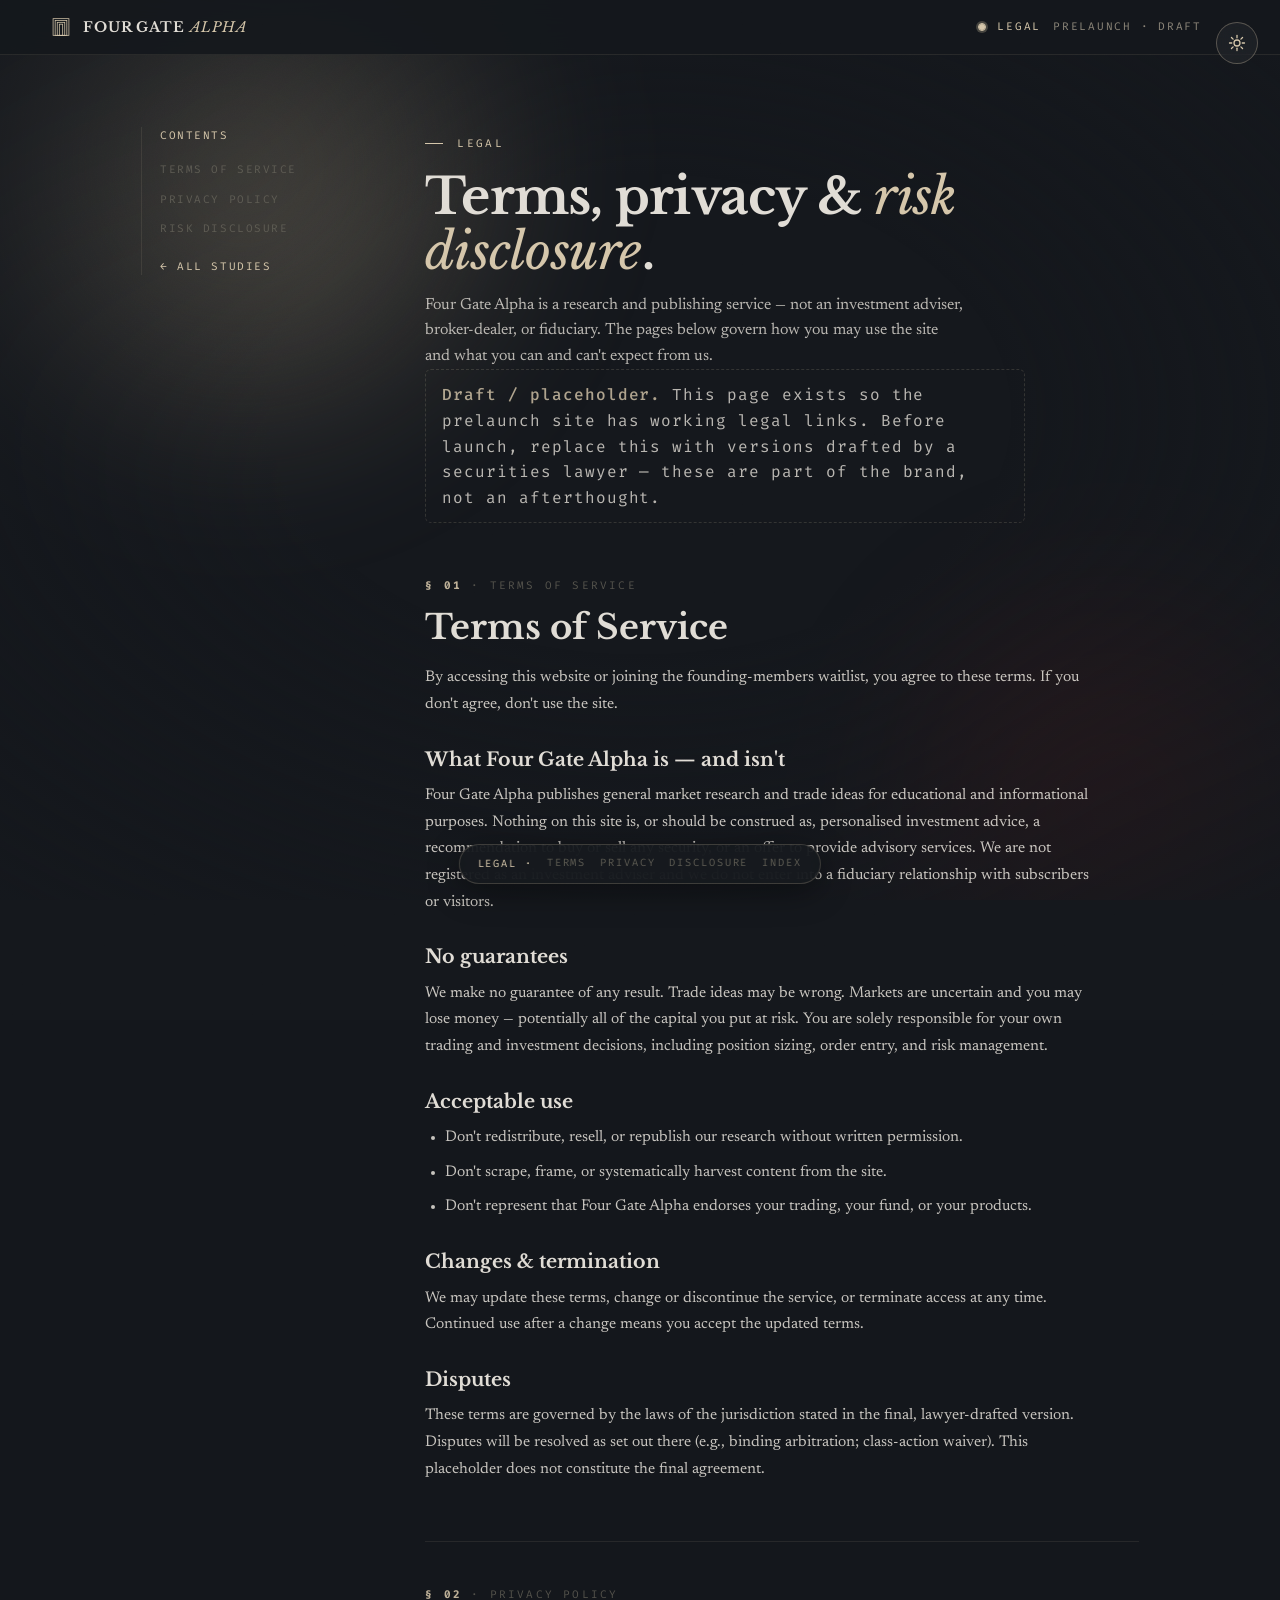
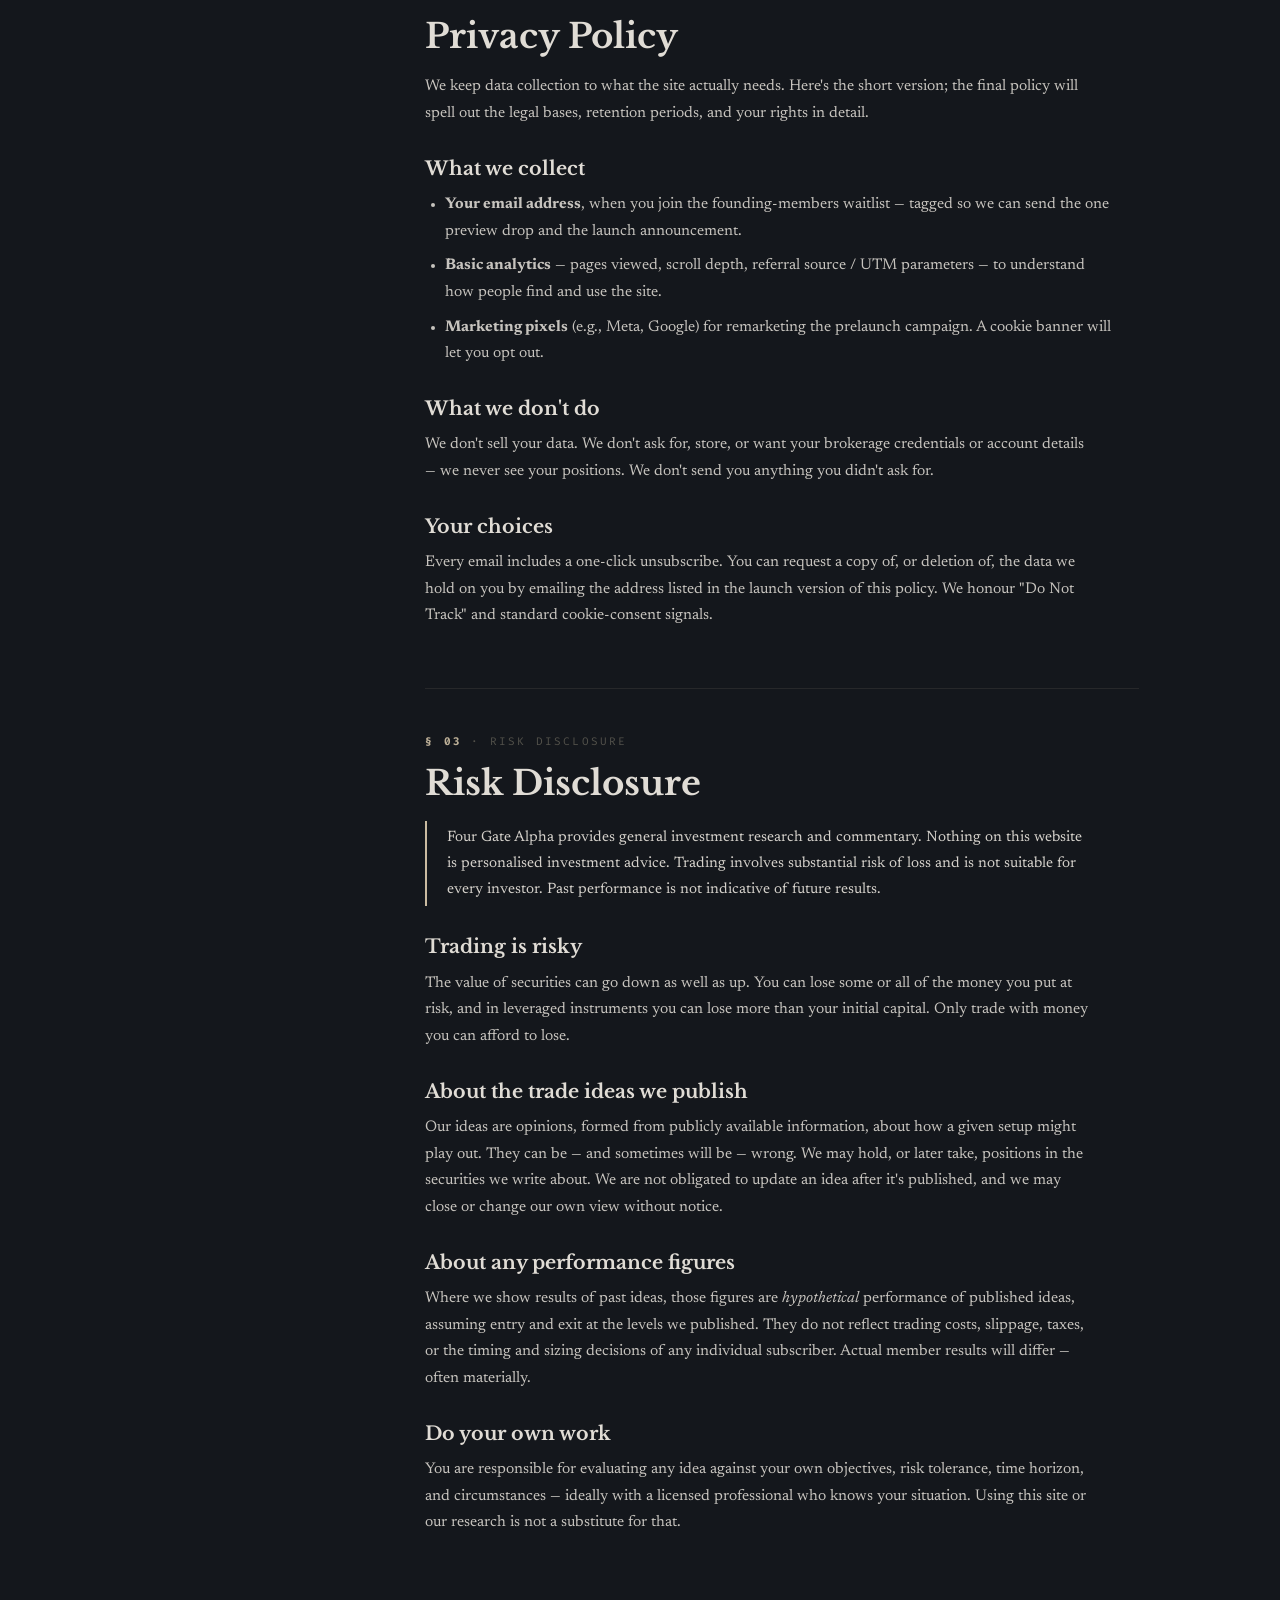
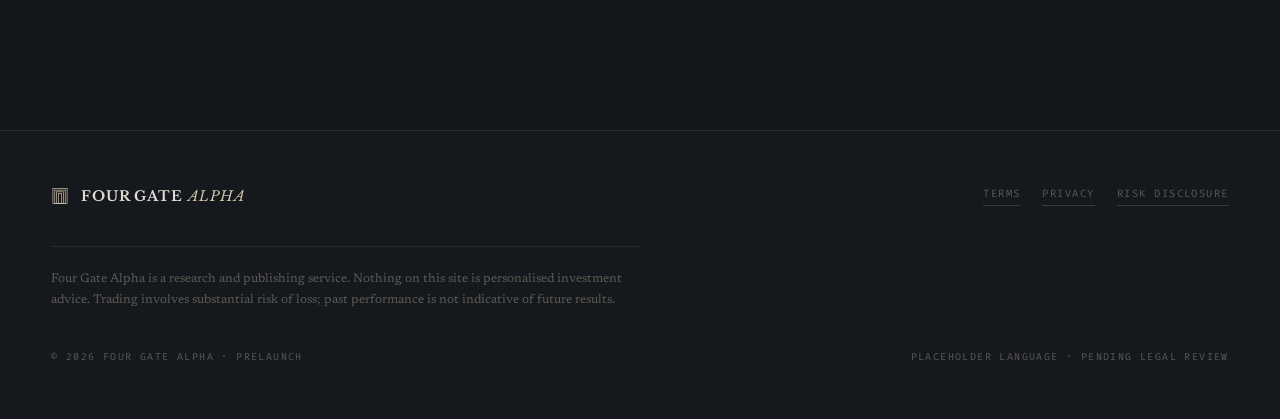
<file: legal.html>
<!doctype html>
<html lang="en">
  <head>
    <meta charset="UTF-8" />
    <meta name="viewport" content="width=device-width, initial-scale=1.0" />
    <title>Four Gate Alpha — Terms · Privacy · Risk Disclosure</title>
    <meta
      name="description"
      content="Four Gate Alpha — Terms of Service, Privacy Policy, and Risk Disclosure. Placeholder language pending legal review."
    />
    <meta name="robots" content="noindex" />

    <link rel="preconnect" href="https://fonts.googleapis.com" />
    <link rel="preconnect" href="https://fonts.gstatic.com" crossorigin />
    <link
      href="https://fonts.googleapis.com/css2?family=Libre+Baskerville:ital,wght@0,400;0,700;1,400&family=Newsreader:ital,opsz,wght@0,6..72,300;0,6..72,400;0,6..72,500;1,6..72,400&family=Fira+Code:wght@300;400;500&display=swap"
      rel="stylesheet"
    />
    <link rel="stylesheet" href="_shared.css" />
    <link rel="stylesheet" href="shared/landing.css" />
    <script>
      try {
        document.documentElement.dataset.theme =
          localStorage.getItem("fga-theme") === "light" ? "light" : "dark";
      } catch (e) {
        document.documentElement.dataset.theme = "dark";
      }
      document.documentElement.classList.add("has-js");
    </script>
    <style>
      .legal-wrap {
        max-width: 1100px;
        margin: 0 auto;
        width: 100%;
        padding: clamp(40px, 8vh, 96px) var(--gutter);
        position: relative;
        z-index: 1;
        display: grid;
        grid-template-columns: 220px 1fr;
        gap: clamp(28px, 5vw, 64px);
        align-items: start;
      }
      .legal-nav {
        position: sticky;
        top: 90px;
        font-family: var(--mono);
        font-size: 11px;
        letter-spacing: 0.14em;
        text-transform: uppercase;
        color: var(--text-faint);
        display: flex;
        flex-direction: column;
        gap: 12px;
        border-left: 1px solid var(--hairline);
        padding-left: 18px;
      }
      .legal-nav .lbl {
        color: var(--accent);
        margin-bottom: 4px;
      }
      .legal-nav a {
        color: var(--text-faint);
        transition: color 0.2s ease;
      }
      .legal-nav a:hover {
        color: var(--text);
      }
      .legal-head {
        margin-bottom: clamp(36px, 6vh, 56px);
      }
      .legal-head .eyebrow {
        margin-bottom: 16px;
      }
      .legal-head h1 {
        font-family: var(--display);
        font-weight: 700;
        font-size: clamp(30px, 4.4vw, 50px);
        line-height: 1.1;
        letter-spacing: -0.015em;
        margin: 0 0 14px;
      }
      .legal-head h1 em {
        font-style: italic;
        font-weight: 400;
        color: var(--accent);
      }
      .legal-head p {
        font-size: 16px;
        line-height: 1.6;
        color: var(--text);
        opacity: 0.8;
        max-width: 60ch;
        margin: 0;
      }
      .legal-draft {
        font-family: var(--mono);
        font-size: 11px;
        letter-spacing: 0.06em;
        color: var(--text-faint);
        border: 1px dashed var(--hairline-strong);
        border-radius: 6px;
        padding: 12px 16px;
        margin-top: 22px;
        line-height: 1.6;
      }
      .legal-draft b {
        color: var(--accent);
        font-weight: 500;
      }
      .legal-section {
        padding: clamp(28px, 5vh, 44px) 0;
        border-top: 1px solid var(--hairline);
        scroll-margin-top: 90px;
      }
      .legal-section:first-of-type {
        border-top: none;
        padding-top: 0;
      }
      .legal-section .secnum {
        font-family: var(--mono);
        font-size: 11px;
        letter-spacing: 0.2em;
        text-transform: uppercase;
        color: var(--text-faint);
        margin-bottom: 12px;
      }
      .legal-section .secnum b {
        color: var(--accent);
      }
      .legal-section h2 {
        font-family: var(--display);
        font-weight: 700;
        font-size: clamp(24px, 3vw, 34px);
        line-height: 1.15;
        margin: 0 0 18px;
        color: var(--text);
      }
      .legal-section h3 {
        font-family: var(--display);
        font-weight: 700;
        font-size: clamp(16px, 1.7vw, 19px);
        margin: 26px 0 8px;
        color: var(--text);
      }
      .legal-section p,
      .legal-section li {
        font-size: 15.5px;
        line-height: 1.72;
        color: var(--text);
        opacity: 0.88;
        max-width: 74ch;
        text-wrap: pretty;
      }
      .legal-section p {
        margin: 0 0 14px;
      }
      .legal-section ul {
        margin: 0 0 14px;
        padding-left: 20px;
      }
      .legal-section li {
        margin-bottom: 8px;
      }
      .legal-section .strong-note {
        border-left: 2px solid var(--accent);
        padding: 4px 0 4px 20px;
        font-size: 15px;
        color: var(--text);
        opacity: 0.95;
      }
      .legal-section a {
        color: var(--accent);
        border-bottom: 1px solid var(--hairline-strong);
      }
      @media (max-width: 820px) {
        .legal-wrap {
          grid-template-columns: 1fr;
        }
        .legal-nav {
          position: static;
          flex-direction: row;
          flex-wrap: wrap;
          gap: 18px;
          border-left: none;
          border-top: 1px solid var(--hairline);
          border-bottom: 1px solid var(--hairline);
          padding: 14px 0;
        }
      }
    </style>
  </head>
  <body>
    <div class="hero-page lp-page">
      <div class="fx-layer" aria-hidden="true">
        <div class="fx-aurora"></div>
        <div class="fx-vignette"></div>
      </div>

      <header class="topbar">
        <div class="topbar-inner">
          <a href="index.html" class="brand-mark">
            <span class="glyph" aria-hidden="true">
              <svg
                width="20"
                height="20"
                viewBox="0 0 24 24"
                fill="none"
                stroke="currentColor"
                stroke-width="0.9"
              >
                <rect x="2.5" y="2" width="19" height="20" />
                <rect x="5" y="4.2" width="14" height="17.8" />
                <rect x="7.5" y="6.4" width="9" height="15.6" />
                <rect x="10" y="8.6" width="4" height="13.4" />
              </svg>
            </span>
            <span class="name">Four Gate <em>Alpha</em></span>
          </a>
          <div class="meta">
            <span class="dot" aria-hidden="true"></span>
            <span class="label" style="color: var(--accent)">Legal</span>
            <span class="hide-mobile">Prelaunch · draft</span>
          </div>
        </div>
      </header>

      <main class="legal-wrap">
        <nav class="legal-nav" aria-label="Legal sections">
          <span class="lbl">Contents</span>
          <a href="#terms">Terms of Service</a>
          <a href="#privacy">Privacy Policy</a>
          <a href="#disclosure">Risk Disclosure</a>
          <a href="index.html" style="margin-top: 8px; color: var(--accent)"
            >← All studies</a
          >
        </nav>

        <div>
          <div class="legal-head">
            <span class="eyebrow"><span class="pip"></span>Legal</span>
            <h1>Terms, privacy &amp; <em>risk disclosure</em>.</h1>
            <p>
              Four Gate Alpha is a research and publishing service — not an
              investment adviser, broker-dealer, or fiduciary. The pages below
              govern how you may use the site and what you can and can't expect
              from us.
            </p>
            <p class="legal-draft">
              <b>Draft / placeholder.</b> This page exists so the prelaunch site
              has working legal links. Before launch, replace this with versions
              drafted by a securities lawyer — these are part of the brand, not
              an afterthought.
            </p>
          </div>

          <!-- ───────── TERMS ───────── -->
          <section class="legal-section" id="terms">
            <p class="secnum"><b>§ 01</b> · Terms of Service</p>
            <h2>Terms of Service</h2>
            <p>
              By accessing this website or joining the founding-members
              waitlist, you agree to these terms. If you don't agree, don't use
              the site.
            </p>
            <h3>What Four Gate Alpha is — and isn't</h3>
            <p>
              Four Gate Alpha publishes general market research and trade ideas
              for educational and informational purposes. Nothing on this site
              is, or should be construed as, personalised investment advice, a
              recommendation to buy or sell any security, or an offer to provide
              advisory services. We are not registered as an investment adviser
              and we do not enter into a fiduciary relationship with subscribers
              or visitors.
            </p>
            <h3>No guarantees</h3>
            <p>
              We make no guarantee of any result. Trade ideas may be wrong.
              Markets are uncertain and you may lose money — potentially all of
              the capital you put at risk. You are solely responsible for your
              own trading and investment decisions, including position sizing,
              order entry, and risk management.
            </p>
            <h3>Acceptable use</h3>
            <ul>
              <li>
                Don't redistribute, resell, or republish our research without
                written permission.
              </li>
              <li>
                Don't scrape, frame, or systematically harvest content from the
                site.
              </li>
              <li>
                Don't represent that Four Gate Alpha endorses your trading, your
                fund, or your products.
              </li>
            </ul>
            <h3>Changes &amp; termination</h3>
            <p>
              We may update these terms, change or discontinue the service, or
              terminate access at any time. Continued use after a change means
              you accept the updated terms.
            </p>
            <h3>Disputes</h3>
            <p>
              These terms are governed by the laws of the jurisdiction stated in
              the final, lawyer-drafted version. Disputes will be resolved as
              set out there (e.g., binding arbitration; class-action waiver).
              This placeholder does not constitute the final agreement.
            </p>
          </section>

          <!-- ───────── PRIVACY ───────── -->
          <section class="legal-section" id="privacy">
            <p class="secnum"><b>§ 02</b> · Privacy Policy</p>
            <h2>Privacy Policy</h2>
            <p>
              We keep data collection to what the site actually needs. Here's
              the short version; the final policy will spell out the legal
              bases, retention periods, and your rights in detail.
            </p>
            <h3>What we collect</h3>
            <ul>
              <li>
                <strong>Your email address</strong>, when you join the
                founding-members waitlist — tagged so we can send the one
                preview drop and the launch announcement.
              </li>
              <li>
                <strong>Basic analytics</strong> — pages viewed, scroll depth,
                referral source / UTM parameters — to understand how people find
                and use the site.
              </li>
              <li>
                <strong>Marketing pixels</strong> (e.g., Meta, Google) for
                remarketing the prelaunch campaign. A cookie banner will let you
                opt out.
              </li>
            </ul>
            <h3>What we don't do</h3>
            <p>
              We don't sell your data. We don't ask for, store, or want your
              brokerage credentials or account details — we never see your
              positions. We don't send you anything you didn't ask for.
            </p>
            <h3>Your choices</h3>
            <p>
              Every email includes a one-click unsubscribe. You can request a
              copy of, or deletion of, the data we hold on you by emailing the
              address listed in the launch version of this policy. We honour "Do
              Not Track" and standard cookie-consent signals.
            </p>
          </section>

          <!-- ───────── RISK DISCLOSURE ───────── -->
          <section class="legal-section" id="disclosure">
            <p class="secnum"><b>§ 03</b> · Risk Disclosure</p>
            <h2>Risk Disclosure</h2>
            <p class="strong-note">
              Four Gate Alpha provides general investment research and
              commentary. Nothing on this website is personalised investment
              advice. Trading involves substantial risk of loss and is not
              suitable for every investor. Past performance is not indicative of
              future results.
            </p>
            <h3>Trading is risky</h3>
            <p>
              The value of securities can go down as well as up. You can lose
              some or all of the money you put at risk, and in leveraged
              instruments you can lose more than your initial capital. Only
              trade with money you can afford to lose.
            </p>
            <h3>About the trade ideas we publish</h3>
            <p>
              Our ideas are opinions, formed from publicly available
              information, about how a given setup might play out. They can be —
              and sometimes will be — wrong. We may hold, or later take,
              positions in the securities we write about. We are not obligated
              to update an idea after it's published, and we may close or change
              our own view without notice.
            </p>
            <h3>About any performance figures</h3>
            <p>
              Where we show results of past ideas, those figures are
              <em>hypothetical</em> performance of published ideas, assuming
              entry and exit at the levels we published. They do not reflect
              trading costs, slippage, taxes, or the timing and sizing decisions
              of any individual subscriber. Actual member results will differ —
              often materially.
            </p>
            <h3>Do your own work</h3>
            <p>
              You are responsible for evaluating any idea against your own
              objectives, risk tolerance, time horizon, and circumstances —
              ideally with a licensed professional who knows your situation.
              Using this site or our research is not a substitute for that.
            </p>
          </section>
        </div>
      </main>

      <footer class="lp-footer">
        <div class="lp-footer-inner">
          <div class="lp-footer-top">
            <a href="index.html" class="brand-mark">
              <span class="glyph" aria-hidden="true">
                <svg
                  width="18"
                  height="18"
                  viewBox="0 0 24 24"
                  fill="none"
                  stroke="currentColor"
                  stroke-width="0.9"
                >
                  <rect x="2.5" y="2" width="19" height="20" />
                  <rect x="5" y="4.2" width="14" height="17.8" />
                  <rect x="7.5" y="6.4" width="9" height="15.6" />
                  <rect x="10" y="8.6" width="4" height="13.4" />
                </svg>
              </span>
              <span class="name">Four Gate <em>Alpha</em></span>
            </a>
            <div class="lp-footer-links">
              <a href="legal.html#terms">Terms</a>
              <a href="legal.html#privacy">Privacy</a>
              <a href="legal.html#disclosure">Risk Disclosure</a>
            </div>
          </div>
          <p class="lp-disclosure">
            Four Gate Alpha is a research and publishing service. Nothing on
            this site is personalised investment advice. Trading involves
            substantial risk of loss; past performance is not indicative of
            future results.
          </p>
          <div class="lp-footer-top">
            <span class="lp-footer-meta"
              >© 2026 Four Gate Alpha · Prelaunch</span
            >
            <span class="lp-footer-meta"
              >Placeholder language · pending legal review</span
            >
          </div>
        </div>
      </footer>
    </div>

    <nav class="variant-badge">
      <span class="label">Legal ·</span>
      <a href="legal.html#terms">Terms</a>
      <a href="legal.html#privacy">Privacy</a>
      <a href="legal.html#disclosure">Disclosure</a>
      <a href="index.html">Index</a>
    </nav>

    <script src="shared/theme-toggle.js" defer></script>
  </body>
</html>
</file>
<file: _shared.css>
/* ============================================
   FOUR GATE ALPHA — Hero variations
   Shared system (used by all 4 hero pages)
   ============================================ */

:root {
  --burnt-umber: #12130e;
  --parchment-gold: #d4c5a9;
  --raw-sienna: #1a1815;
  --warm-ash: #8a8478;
  --bone-white: #e0dcd5;
  --old-paper: #f5f2ed;
  --dark-earth: #7a2520;

  --ink: #14171c;
  --ink-2: #181c22;
  --ink-3: #1f242b;
  --hairline: rgba(212, 197, 169, 0.1);
  --hairline-strong: rgba(212, 197, 169, 0.2);

  --text: var(--bone-white);
  --text-dim: var(--warm-ash);
  --text-faint: #5c5a52;
  --accent: var(--parchment-gold);

  --display: "Libre Baskerville", "Times New Roman", serif;
  --body: "Newsreader", Georgia, serif;
  --mono: "Fira Code", ui-monospace, "SF Mono", Menlo, monospace;

  --container: 1280px;
  --gutter: clamp(20px, 4vw, 64px);
}

/* ============================================
   Light theme — swap surface + text tokens.
   (Mirrors shared/teaser.css so the toggle is
   consistent across hero + teaser studies.)
   ============================================ */
:root[data-theme="light"] {
  --burnt-umber: #f4ecdb;
  --parchment-gold: #8a6f2a;
  --raw-sienna: #e7dcc4;
  --warm-ash: #6b6354;
  --bone-white: #2a2722;
  --old-paper: #14130f;
  --dark-earth: #a74638;

  --ink: #f0e6d2;
  --ink-2: #e7dcc4;
  --ink-3: #d9ccae;
  --hairline: rgba(42, 39, 34, 0.1);
  --hairline-strong: rgba(42, 39, 34, 0.22);

  --text: #2a2722;
  --text-dim: #6b6354;
  --text-faint: #8a8478;
  --accent: #8a6f2a;
}
:root[data-theme="light"] body::before {
  opacity: 0.045;
  mix-blend-mode: multiply;
}
:root[data-theme="light"] ::selection {
  background: var(--accent);
  color: #fff;
}

* {
  box-sizing: border-box;
}

html,
body {
  margin: 0;
  padding: 0;
  background: var(--ink);
  color: var(--text);
  font-family: var(--body);
  font-size: 17px;
  line-height: 1.6;
  -webkit-font-smoothing: antialiased;
  -moz-osx-font-smoothing: grayscale;
  text-rendering: optimizeLegibility;
}

body::before {
  content: "";
  position: fixed;
  inset: -120px;
  pointer-events: none;
  z-index: 9999;
  opacity: 0.06;
  mix-blend-mode: overlay;
  background-image: url("data:image/svg+xml;utf8,<svg xmlns='http://www.w3.org/2000/svg' width='240' height='240'><filter id='n'><feTurbulence type='fractalNoise' baseFrequency='0.9' numOctaves='2' stitchTiles='stitch'/><feColorMatrix values='0 0 0 0 0.83  0 0 0 0 0.77  0 0 0 0 0.66  0 0 0 1 0'/></filter><rect width='100%25' height='100%25' filter='url(%23n)'/></svg>");
  background-size: 240px 240px;
  animation: grainShift 0.8s steps(5) infinite;
}

::selection {
  background: var(--accent);
  color: var(--ink);
}

a {
  color: inherit;
  text-decoration: none;
}

/* ============ Shared bits ============ */
.hero-page {
  min-height: 100vh;
  display: flex;
  flex-direction: column;
  position: relative;
  isolation: isolate;
}

.topbar {
  border-bottom: 1px solid var(--hairline);
  background: color-mix(in srgb, var(--ink) 92%, transparent);
  position: relative;
  z-index: 5;
}
.topbar-inner {
  max-width: var(--container);
  margin: 0 auto;
  padding: 16px var(--gutter);
  display: flex;
  align-items: center;
  justify-content: space-between;
  gap: 24px;
}
.brand-mark {
  display: flex;
  align-items: center;
  gap: 12px;
  color: var(--text);
}
.brand-mark .glyph {
  color: var(--accent);
  display: inline-flex;
}
.brand-mark .name {
  font-family: var(--display);
  font-weight: 700;
  font-size: 14px;
  letter-spacing: 0.06em;
  text-transform: uppercase;
}
.brand-mark .name em {
  font-style: italic;
  font-weight: 400;
  color: var(--accent);
}

.meta {
  font-family: var(--mono);
  font-size: 11px;
  letter-spacing: 0.16em;
  text-transform: uppercase;
  color: var(--text-dim);
  display: flex;
  align-items: center;
  gap: 12px;
}
.meta .dot {
  width: 6px;
  height: 6px;
  border-radius: 50%;
  background: var(--accent);
  display: inline-block;
  position: relative;
  box-shadow: 0 0 0 3px color-mix(in srgb, var(--accent) 25%, transparent);
  animation: dotPulse 2.4s ease-in-out infinite;
}
.meta .dot::after {
  content: "";
  position: absolute;
  inset: -1px;
  border-radius: 50%;
  border: 1px solid var(--accent);
  animation: radarPing 2.4s ease-out infinite;
}
@media (max-width: 640px) {
  .meta .hide-mobile {
    display: none;
  }
}

/* Variant badge — floating chip, bottom-center */
.variant-badge {
  position: fixed;
  left: 50%;
  transform: translateX(-50%);
  bottom: 16px;
  font-family: var(--mono);
  font-size: 10.5px;
  letter-spacing: 0.18em;
  text-transform: uppercase;
  color: var(--text-faint);
  z-index: 100;
  display: flex;
  gap: 14px;
  align-items: center;
  padding: 10px 18px;
  background: color-mix(in srgb, var(--ink) 88%, transparent);
  border: 1px solid var(--hairline-strong);
  border-radius: 999px;
  backdrop-filter: blur(12px) saturate(140%);
  -webkit-backdrop-filter: blur(12px) saturate(140%);
  box-shadow: 0 8px 32px rgba(0, 0, 0, 0.4);
  white-space: nowrap;
  max-width: calc(100vw - 32px);
  overflow-x: auto;
}
.variant-badge .label {
  color: var(--accent);
}
.variant-badge a {
  color: var(--text-faint);
  border-bottom: 1px solid transparent;
  transition:
    color 0.18s ease,
    border-color 0.18s ease;
}
.variant-badge a:hover {
  color: var(--text);
  border-color: var(--hairline-strong);
}
.variant-badge a.is-active {
  color: var(--accent);
  border-color: var(--accent);
}

/* Form */
.form-row {
  display: flex;
  align-items: stretch;
  max-width: 480px;
  border: 1px solid var(--hairline-strong);
  background: color-mix(in srgb, var(--ink-2) 70%, transparent);
  transition: border-color 0.2s ease;
}
.form-row:focus-within {
  border-color: var(--accent);
  box-shadow:
    0 0 0 1px var(--accent),
    0 0 28px color-mix(in srgb, var(--accent) 22%, transparent);
}
.form-row input {
  flex: 1;
  background: transparent;
  border: none;
  outline: none;
  padding: 16px 18px;
  color: var(--text);
  font-family: var(--body);
  font-size: 16px;
}
.form-row input::placeholder {
  color: var(--text-faint);
  font-family: var(--body);
}
.btn-primary {
  background: var(--accent);
  color: var(--burnt-umber);
  border: none;
  padding: 0 24px;
  font-family: var(--mono);
  font-size: 12px;
  font-weight: 500;
  letter-spacing: 0.16em;
  text-transform: uppercase;
  cursor: pointer;
  position: relative;
  white-space: nowrap;
  transition:
    background 0.18s ease,
    transform 0.18s ease,
    box-shadow 0.25s ease;
  box-shadow: 0 0 0 0 color-mix(in srgb, var(--accent) 45%, transparent);
  animation: btnGlow 3.4s ease-in-out infinite;
}
.btn-primary:hover {
  background: var(--bone-white);
  transform: translateY(-1px);
  box-shadow: 0 10px 26px color-mix(in srgb, var(--accent) 38%, transparent);
  animation: none;
}
.btn-primary:active {
  transform: translateY(0);
}

.eyebrow {
  font-family: var(--mono);
  font-size: 11px;
  letter-spacing: 0.22em;
  text-transform: uppercase;
  color: var(--accent);
  display: inline-flex;
  align-items: center;
  gap: 14px;
}
.eyebrow .pip {
  width: 18px;
  height: 1px;
  background: var(--accent);
  display: inline-block;
}

.fine {
  font-family: var(--mono);
  font-size: 10.5px;
  letter-spacing: 0.14em;
  text-transform: uppercase;
  color: var(--text-faint);
  margin: 18px 0 0;
}
.note {
  font-size: 14.5px;
  color: var(--text);
  opacity: 0.78;
  margin: 14px 0 0;
}
.note strong {
  color: var(--accent);
  font-weight: 500;
}

/* =====================================================================
   MOTION + BACKGROUND-EFFECT SYSTEM  (shared by hero v1–v4 + index)
   --------------------------------------------------------------------
   Drop a `<div class="fx-layer">…</div>` as the FIRST child of the page
   wrapper, and put one or more effect divs inside it:
     .fx-aurora  — drifting, breathing accent light blobs
     .fx-grid    — slowly scrolling fine grid
     .fx-rays    — a huge, very slow rotating conic sweep
     .fx-scan    — a horizontal light bar wiping top→bottom
     .fx-vignette— static edge darkening to keep copy legible
   The fx-layer sits at z-index:0; give the page's real content blocks
   `position: relative; z-index: 1` (the topbar is already handled).
   ===================================================================== */
.fx-layer {
  position: fixed;
  inset: 0;
  z-index: 0;
  overflow: hidden;
  pointer-events: none;
}
.fx-layer > * {
  position: absolute;
  inset: 0;
}

.fx-aurora {
  filter: blur(70px) saturate(130%);
  opacity: 0.55;
}
.fx-aurora::before,
.fx-aurora::after {
  content: "";
  position: absolute;
  border-radius: 50%;
  mix-blend-mode: screen;
}
.fx-aurora::before {
  width: 58vw;
  height: 58vw;
  left: -10vw;
  top: -16vw;
  background: radial-gradient(
    circle at 50% 50%,
    color-mix(in srgb, var(--accent) 60%, transparent),
    transparent 65%
  );
  animation: auroraA 22s ease-in-out infinite alternate;
}
.fx-aurora::after {
  width: 50vw;
  height: 50vw;
  right: -12vw;
  bottom: -18vw;
  background: radial-gradient(
    circle at 50% 50%,
    color-mix(in srgb, var(--dark-earth) 45%, transparent),
    transparent 62%
  );
  animation: auroraB 28s ease-in-out infinite alternate;
}
:root[data-theme="light"] .fx-aurora {
  opacity: 0.4;
  mix-blend-mode: multiply;
}
:root[data-theme="light"] .fx-aurora::before,
:root[data-theme="light"] .fx-aurora::after {
  mix-blend-mode: multiply;
}

.fx-grid {
  background-image:
    linear-gradient(to right, var(--hairline) 1px, transparent 1px),
    linear-gradient(to bottom, var(--hairline) 1px, transparent 1px);
  background-size: 64px 64px;
  opacity: 0.7;
  animation: gridPan 26s linear infinite;
  -webkit-mask-image: radial-gradient(
    ellipse 80% 80% at 50% 40%,
    #000 30%,
    transparent 78%
  );
  mask-image: radial-gradient(
    ellipse 80% 80% at 50% 40%,
    #000 30%,
    transparent 78%
  );
}

.fx-rays {
  inset: -40%;
  background: conic-gradient(
    from 0deg at 50% 50%,
    transparent 0deg,
    color-mix(in srgb, var(--accent) 9%, transparent) 18deg,
    transparent 36deg,
    transparent 90deg,
    color-mix(in srgb, var(--accent) 7%, transparent) 108deg,
    transparent 126deg,
    transparent 360deg
  );
  animation: raySpin 48s linear infinite;
  opacity: 0.8;
}

.fx-scan {
  inset: -50% 0 auto 0;
  height: 42%;
  background: linear-gradient(
    180deg,
    transparent 0%,
    color-mix(in srgb, var(--accent) 7%, transparent) 45%,
    color-mix(in srgb, var(--accent) 11%, transparent) 50%,
    color-mix(in srgb, var(--accent) 7%, transparent) 55%,
    transparent 100%
  );
  animation: scanWipe 8.5s cubic-bezier(0.45, 0, 0.55, 1) infinite;
}

.fx-vignette {
  background: radial-gradient(
    ellipse 76% 70% at 50% 46%,
    transparent 38%,
    color-mix(in srgb, var(--ink) 82%, transparent) 100%
  );
}

/* ---- Reveal-on-load utility (paired with stagger classes) ---------- */
.reveal {
  animation: revealUp 0.9s cubic-bezier(0.2, 0.7, 0.2, 1) both;
}
.reveal.d1 {
  animation-delay: 0.06s;
}
.reveal.d2 {
  animation-delay: 0.15s;
}
.reveal.d3 {
  animation-delay: 0.26s;
}
.reveal.d4 {
  animation-delay: 0.38s;
}
.reveal.d5 {
  animation-delay: 0.5s;
}
.reveal.d6 {
  animation-delay: 0.62s;
}
.reveal.d7 {
  animation-delay: 0.74s;
}
.reveal.d8 {
  animation-delay: 0.86s;
}

/* ---- Brand glyph: gentle sequenced pulse on the four squares ------- */
.brand-mark .glyph svg > rect {
  transform-box: fill-box;
  transform-origin: center;
  animation: glyphPulse 4.4s ease-in-out infinite;
}
.brand-mark .glyph svg > rect:nth-child(2) {
  animation-delay: 0.35s;
}
.brand-mark .glyph svg > rect:nth-child(3) {
  animation-delay: 0.7s;
}
.brand-mark .glyph svg > rect:nth-child(4) {
  animation-delay: 1.05s;
}

/* ---- Headline accent words: soft living glow ----------------------- */
em.glow,
.glow-em em {
  text-shadow: 0 0 26px color-mix(in srgb, var(--accent) 32%, transparent);
  animation: emGlow 4.6s ease-in-out infinite;
}

/* =====================================================================
   Keyframes
   ===================================================================== */
@keyframes grainShift {
  0% {
    transform: translate(0, 0);
  }
  20% {
    transform: translate(-12px, 8px);
  }
  40% {
    transform: translate(10px, -14px);
  }
  60% {
    transform: translate(-8px, -6px);
  }
  80% {
    transform: translate(14px, 10px);
  }
  100% {
    transform: translate(0, 0);
  }
}
@keyframes dotPulse {
  0%,
  100% {
    box-shadow: 0 0 0 3px color-mix(in srgb, var(--accent) 25%, transparent);
  }
  50% {
    box-shadow: 0 0 0 5px color-mix(in srgb, var(--accent) 10%, transparent);
  }
}
@keyframes radarPing {
  0% {
    transform: scale(0.7);
    opacity: 0.7;
  }
  100% {
    transform: scale(4.2);
    opacity: 0;
  }
}
@keyframes btnGlow {
  0%,
  100% {
    box-shadow: 0 0 0 0 color-mix(in srgb, var(--accent) 0%, transparent);
  }
  50% {
    box-shadow: 0 0 24px 1px color-mix(in srgb, var(--accent) 32%, transparent);
  }
}
@keyframes auroraA {
  0% {
    transform: translate3d(-6%, -4%, 0) scale(1);
  }
  50% {
    transform: translate3d(8%, 6%, 0) scale(1.28);
  }
  100% {
    transform: translate3d(-2%, 10%, 0) scale(1.12);
  }
}
@keyframes auroraB {
  0% {
    transform: translate3d(6%, 6%, 0) scale(1.1);
  }
  50% {
    transform: translate3d(-8%, -6%, 0) scale(1.32);
  }
  100% {
    transform: translate3d(2%, 2%, 0) scale(1);
  }
}
@keyframes gridPan {
  to {
    background-position:
      64px 64px,
      64px 64px;
  }
}
@keyframes raySpin {
  to {
    transform: rotate(360deg);
  }
}
@keyframes scanWipe {
  0% {
    transform: translateY(0);
    opacity: 0;
  }
  8% {
    opacity: 1;
  }
  92% {
    opacity: 1;
  }
  100% {
    transform: translateY(360%);
    opacity: 0;
  }
}
@keyframes revealUp {
  from {
    opacity: 0;
    transform: translateY(26px);
  }
  to {
    opacity: 1;
    transform: translateY(0);
  }
}
@keyframes revealScale {
  from {
    opacity: 0;
    transform: scale(0.94);
  }
  to {
    opacity: 1;
    transform: scale(1);
  }
}
@keyframes glyphPulse {
  0%,
  100% {
    opacity: 1;
    transform: scale(1);
  }
  50% {
    opacity: 0.45;
    transform: scale(0.9);
  }
}
@keyframes emGlow {
  0%,
  100% {
    text-shadow: 0 0 18px color-mix(in srgb, var(--accent) 18%, transparent);
  }
  50% {
    text-shadow: 0 0 34px color-mix(in srgb, var(--accent) 42%, transparent);
  }
}
@keyframes floaty {
  0%,
  100% {
    transform: translateY(0);
  }
  50% {
    transform: translateY(-12px);
  }
}
@keyframes spinSlow {
  to {
    transform: rotate(360deg);
  }
}
@keyframes spinSlowR {
  to {
    transform: rotate(-360deg);
  }
}
@keyframes shimmerX {
  0% {
    background-position: 200% 50%;
  }
  100% {
    background-position: -200% 50%;
  }
}
@keyframes drawDash {
  to {
    stroke-dashoffset: 0;
  }
}
@keyframes markerPing {
  0%,
  70%,
  100% {
    transform: scale(1);
    opacity: 1;
  }
  35% {
    transform: scale(2.6);
    opacity: 0.25;
  }
}

/* Keep the floating theme-toggle button clear of the topbar's right meta.
   Above ~1440px the centred topbar's own margin already clears it. */
@media (max-width: 1440px) {
  .topbar-inner {
    padding-right: 78px;
  }
}

/* =====================================================================
   Respect reduced-motion: kill the looping ambience, keep things still
   ===================================================================== */
@media (prefers-reduced-motion: reduce) {
  *,
  *::before,
  *::after {
    animation-duration: 0.001ms !important;
    animation-delay: 0ms !important;
    animation-iteration-count: 1 !important;
    transition-duration: 0.001ms !important;
    scroll-behavior: auto !important;
  }
  .fx-layer,
  body::before {
    display: none !important;
  }
}
</file>
<file: shared/teaser.css>
/* =====================================================================
   Four Gate Alpha — Teaser Homepage shared stylesheet
   Tokens + cinematic chrome lifted from the production design system.
   ===================================================================== */

:root {
  /* Brand palette */
  --burnt-umber: #12130e;
  --parchment-gold: #d4c5a9;
  --warm-ash: #8a8478;
  --bone-white: #e0dcd5;
  --dark-earth: #7a2520;

  /* Surface — slightly desaturated ink navy */
  --ink: #14171c;
  --ink-2: #181c22;
  --ink-3: #1f242b;
  --hairline: rgba(212, 197, 169, 0.1);
  --hairline-strong: rgba(212, 197, 169, 0.2);

  --text: var(--bone-white);
  --text-dim: var(--warm-ash);
  --text-faint: #5c5a52;
  --accent-fga: var(--parchment-gold);
  --accent-fga-deep: #b9a47f;
  --neg: #c77a6e;
}

/* ------------------------------------------------------------------ */
/* Light theme — swap surface + text tokens.                          */
/* All elements that read --ink / --bone-white / --text get flipped.  */
/* Glass tints (rgba(255,255,255,..)) remain; their containers darken */
/* visually because the page bg becomes parchment.                    */
/* ------------------------------------------------------------------ */
:root[data-theme="light"] {
  --burnt-umber: #f4ecdb; /* swap: now the LIGHT surface */
  --bone-white: #2a2722; /* swap: now the DARK text */
  --parchment-gold: #8a6f2a; /* deeper gold for AA on light */

  --ink: #f0e6d2;
  --ink-2: #e7dcc4;
  --ink-3: #d9ccae;
  --hairline: rgba(42, 39, 34, 0.1);
  --hairline-strong: rgba(42, 39, 34, 0.22);

  --text: #2a2722;
  --text-dim: #6b6354;
  --text-faint: #8a8478;
  --accent-fga: #8a6f2a;
  --accent-fga-deep: #5a4818;
  --neg: #a74638;
}
:root[data-theme="light"] body {
  background: var(--ink);
}
:root[data-theme="light"] body::before {
  opacity: 0.04;
  mix-blend-mode: multiply;
}
:root[data-theme="light"] ::selection {
  background: var(--accent-fga);
  color: #fff;
}

:root {
  --font-sans: "Newsreader", Georgia, serif;
  --font-display: "Libre Baskerville", "Times New Roman", serif;
  --font-mono: "Fira Code", ui-monospace, "SF Mono", Menlo, monospace;
}

* {
  box-sizing: border-box;
}

html,
body {
  margin: 0;
  padding: 0;
  background: var(--ink);
  color: var(--text);
  font-family: var(--font-sans);
  font-size: 17px;
  line-height: 1.6;
  -webkit-font-smoothing: antialiased;
  -moz-osx-font-smoothing: grayscale;
  font-feature-settings:
    "kern" 1,
    "liga" 1;
  text-rendering: optimizeLegibility;
  min-height: 100vh;
}

::selection {
  background: var(--accent-fga);
  color: var(--ink);
}
a {
  color: inherit;
  text-decoration: none;
}
button {
  font: inherit;
  cursor: pointer;
}

/* Subtle film grain — overlays everything */
body::before {
  content: "";
  position: fixed;
  inset: 0;
  pointer-events: none;
  z-index: 9999;
  opacity: 0.05;
  mix-blend-mode: overlay;
  background-image: url("data:image/svg+xml;utf8,<svg xmlns='http://www.w3.org/2000/svg' width='240' height='240'><filter id='n'><feTurbulence type='fractalNoise' baseFrequency='0.9' numOctaves='2' stitchTiles='stitch'/><feColorMatrix values='0 0 0 0 0.83  0 0 0 0 0.77  0 0 0 0 0.66  0 0 0 1 0'/></filter><rect width='100%' height='100%' filter='url(%23n)'/></svg>");
  background-size: 240px 240px;
}

/* ------------------------------------------------------------------ */
/* Mono labels / eyebrows                                             */
/* ------------------------------------------------------------------ */
.mono {
  font-family: var(--font-mono);
  font-size: 10.5px;
  letter-spacing: 0.22em;
  text-transform: uppercase;
  color: color-mix(in srgb, var(--text) 65%, transparent);
}
.mono-accent {
  font-family: var(--font-mono);
  font-size: 10.5px;
  letter-spacing: 0.22em;
  text-transform: uppercase;
  color: var(--accent-fga);
}
.mono-accent .pip,
.eyebrow .pip {
  display: inline-block;
  width: 18px;
  height: 1px;
  background: var(--accent-fga);
  vertical-align: middle;
  margin-right: 10px;
}

/* ------------------------------------------------------------------ */
/* Italic gold em — used inside display headlines                     */
/* ------------------------------------------------------------------ */
.italic-gold em {
  font-style: italic;
  font-weight: 400;
  background: linear-gradient(
    180deg,
    var(--accent-fga) 0%,
    #e9d7b0 50%,
    var(--accent-fga-deep) 100%
  );
  -webkit-background-clip: text;
  background-clip: text;
  -webkit-text-fill-color: transparent;
}

/* ------------------------------------------------------------------ */
/* Brand mark                                                         */
/* ------------------------------------------------------------------ */
.brand-mark {
  display: inline-flex;
  align-items: center;
  gap: 10px;
}
.brand-mark svg {
  color: var(--accent-fga);
}
.brand-mark .wordmark {
  font-family: var(--font-display);
  font-weight: 700;
  font-size: 12px;
  letter-spacing: 0.14em;
  text-transform: uppercase;
  color: var(--text);
  white-space: nowrap;
}
.brand-mark .wordmark em {
  font-style: italic;
  font-weight: 400;
  color: var(--accent-fga);
}

/* ------------------------------------------------------------------ */
/* Corner crosshairs                                                  */
/* ------------------------------------------------------------------ */
.crosshair {
  position: absolute;
  width: 14px;
  height: 14px;
  pointer-events: none;
}
.crosshair::before,
.crosshair::after {
  content: "";
  position: absolute;
  background: var(--accent-fga);
  opacity: 0.85;
}
.crosshair::before {
  left: 50%;
  top: 0;
  bottom: 0;
  width: 1px;
  transform: translateX(-50%);
}
.crosshair::after {
  top: 50%;
  left: 0;
  right: 0;
  height: 1px;
  transform: translateY(-50%);
}

/* ------------------------------------------------------------------ */
/* Status pulse dot                                                   */
/* ------------------------------------------------------------------ */
.status-dot {
  width: 6px;
  height: 6px;
  border-radius: 50%;
  background: var(--accent-fga);
  display: inline-block;
  box-shadow: 0 0 0 3px color-mix(in srgb, var(--accent-fga) 22%, transparent);
  animation: accent-pulse 2.6s ease-in-out infinite;
}
@keyframes accent-pulse {
  0%,
  100% {
    opacity: 1;
  }
  50% {
    opacity: 0.3;
  }
}

/* ------------------------------------------------------------------ */
/* Reveal animation                                                   */
/* ------------------------------------------------------------------ */
@keyframes rise {
  from {
    opacity: 0;
    transform: translateY(14px);
  }
  to {
    opacity: 1;
    transform: translateY(0);
  }
}
.rise {
  animation: rise 0.9s cubic-bezier(0.2, 0.7, 0.2, 1) both;
}
.rise-1 {
  animation-delay: 0.05s;
}
.rise-2 {
  animation-delay: 0.2s;
}
.rise-3 {
  animation-delay: 0.35s;
}
.rise-4 {
  animation-delay: 0.5s;
}
.rise-5 {
  animation-delay: 0.65s;
}
.rise-6 {
  animation-delay: 0.8s;
}
.rise-7 {
  animation-delay: 0.95s;
}

/* ------------------------------------------------------------------ */
/* Variant badge — floating chip that cross-links the hero/teaser     */
/* studies. Matches the chip used by the hero-v1..v4 pages.           */
/* ------------------------------------------------------------------ */
.variant-badge {
  position: fixed;
  left: 50%;
  transform: translateX(-50%);
  bottom: 16px;
  font-family: var(--font-mono);
  font-size: 10.5px;
  letter-spacing: 0.18em;
  text-transform: uppercase;
  color: var(--text-faint);
  z-index: 150;
  display: flex;
  gap: 14px;
  align-items: center;
  padding: 10px 18px;
  background: color-mix(in srgb, var(--ink) 88%, transparent);
  border: 1px solid var(--hairline-strong);
  border-radius: 999px;
  backdrop-filter: blur(12px) saturate(140%);
  -webkit-backdrop-filter: blur(12px) saturate(140%);
  box-shadow: 0 8px 32px rgba(0, 0, 0, 0.4);
  white-space: nowrap;
  max-width: calc(100vw - 32px);
  overflow-x: auto;
}
.variant-badge .label {
  color: var(--accent-fga);
}
.variant-badge a {
  color: var(--text-faint);
  border-bottom: 1px solid transparent;
  transition:
    color 0.18s ease,
    border-color 0.18s ease;
}
.variant-badge a:hover {
  color: var(--text);
  border-color: var(--hairline-strong);
}
.variant-badge a.is-active {
  color: var(--accent-fga);
  border-color: var(--accent-fga);
}
@media (max-width: 640px) {
  .variant-badge {
    bottom: 10px;
    gap: 10px;
    padding: 8px 14px;
  }
}

/* Respect reduced-motion: still the cinematic ambience. */
@media (prefers-reduced-motion: reduce) {
  *,
  *::before,
  *::after {
    animation-duration: 0.001ms !important;
    animation-iteration-count: 1 !important;
    transition-duration: 0.001ms !important;
  }
}
</file>
<file: shared/landing.css>
/* =====================================================================
   FOUR GATE ALPHA — Prelaunch landing pages
   Shared component layer (loaded AFTER _shared.css).
   Tokens, light theme, .fx-layer, .reveal, .form-row, .btn-primary,
   the grain overlay and the reduced-motion guard all come from _shared.css.
   Per-page <style> blocks hold each treatment's own look on top of this.
   ===================================================================== */

/* ---- Page wrapper ---------------------------------------------------- */
html {
  scroll-behavior: smooth;
}
.lp-page {
  /* used together with .hero-page (position:relative; isolation:isolate;
     display:flex; flex-direction:column) so .fx-layer / sticky bar work */
  overflow-x: clip;
}

/* If JS never runs, don't leave scroll-revealed content hidden. */
html:not(.has-js) .reveal-on-scroll {
  opacity: 1 !important;
  transform: none !important;
}

/* ---- Minimal sticky top bar (reuses .topbar / .topbar-inner) --------- */
.lp-page .topbar {
  position: sticky;
  top: 0;
  z-index: 50;
  backdrop-filter: blur(16px) saturate(150%);
  -webkit-backdrop-filter: blur(16px) saturate(150%);
}
.lp-topbar-cta {
  display: inline-flex;
  align-items: center;
  gap: 10px;
  font-family: var(--mono);
  font-size: 11px;
  letter-spacing: 0.16em;
  text-transform: uppercase;
  color: var(--text-dim);
}
.lp-topbar-cta a {
  color: var(--accent);
  border-bottom: 1px solid color-mix(in srgb, var(--accent) 35%, transparent);
  padding-bottom: 2px;
  transition: border-color 0.2s ease;
}
.lp-topbar-cta a:hover {
  border-color: var(--accent);
}

/* ---- Section scaffold ----------------------------------------------- */
.lp-section {
  position: relative;
  z-index: 1;
  max-width: var(--container);
  margin: 0 auto;
  width: 100%;
  padding: clamp(56px, 10vh, 124px) var(--gutter);
  scroll-margin-top: 76px;
}
.lp-section.is-narrow {
  max-width: 880px;
}
.lp-section.is-wide {
  max-width: 1420px;
}
.lp-section + .lp-section,
.lp-section.has-rule {
  border-top: 1px solid var(--hairline);
}

.lp-section-head {
  display: flex;
  flex-direction: column;
  gap: 16px;
  margin-bottom: clamp(36px, 6vh, 60px);
  max-width: 760px;
}
.lp-section-head.is-centered {
  margin-left: auto;
  margin-right: auto;
  text-align: center;
  align-items: center;
}

.lp-eyebrow {
  font-family: var(--mono);
  font-size: 11px;
  letter-spacing: 0.22em;
  text-transform: uppercase;
  color: var(--accent);
  display: inline-flex;
  align-items: center;
  gap: 12px;
}
.lp-eyebrow .pip {
  width: 20px;
  height: 1px;
  background: var(--accent);
  display: inline-block;
}

.lp-section-marker {
  font-family: var(--mono);
  font-size: 11px;
  letter-spacing: 0.2em;
  text-transform: uppercase;
  color: var(--text-faint);
  display: flex;
  align-items: center;
  gap: 14px;
}
.lp-section-marker .n {
  color: var(--accent);
}
.lp-section-marker::after {
  content: "";
  flex: 1;
  height: 1px;
  background: var(--hairline);
}

.lp-heading {
  font-family: var(--display);
  font-weight: 700;
  font-size: clamp(28px, 4.2vw, 50px);
  line-height: 1.1;
  letter-spacing: -0.015em;
  margin: 0;
  text-wrap: balance;
  color: var(--text);
}
.lp-heading em {
  font-style: italic;
  font-weight: 400;
  color: var(--accent);
}
.lp-lede {
  font-size: clamp(16px, 1.55vw, 19px);
  line-height: 1.65;
  color: var(--text);
  opacity: 0.82;
  margin: 0;
  max-width: 62ch;
  text-wrap: pretty;
}

/* ---- Hero shell ----------------------------------------------------- */
.lp-hero {
  position: relative;
  z-index: 1;
}
.lp-hero-eyebrow {
  font-family: var(--mono);
  font-size: 11.5px;
  letter-spacing: 0.2em;
  text-transform: uppercase;
  color: var(--accent);
  display: inline-flex;
  align-items: center;
  gap: 14px;
}
.lp-hero-eyebrow .pip {
  width: 22px;
  height: 1px;
  background: var(--accent);
}
.lp-hero-title {
  font-family: var(--display);
  font-weight: 700;
  font-size: clamp(38px, 6vw, 82px);
  line-height: 1.03;
  letter-spacing: -0.022em;
  margin: 0;
  text-wrap: balance;
}
.lp-hero-title em {
  font-style: italic;
  font-weight: 400;
  color: var(--accent);
}
.lp-hero-sub {
  font-size: clamp(17px, 1.7vw, 20px);
  line-height: 1.6;
  color: var(--text);
  opacity: 0.86;
  margin: 0;
  max-width: 58ch;
  text-wrap: pretty;
}

/* ---- CTA / email-capture block (wraps .form-row + .btn-primary) ------ */
.lp-cta {
  display: flex;
  flex-direction: column;
  gap: 14px;
}
.lp-cta.is-centered {
  align-items: center;
  text-align: center;
}
.lp-cta .form-row {
  width: 100%;
  max-width: 470px;
}
.lp-cta .note,
.lp-cta .fine {
  margin: 0;
}
@media (max-width: 520px) {
  .form-row {
    flex-direction: column;
  }
  .form-row .btn-primary {
    padding: 14px 24px;
    justify-content: center;
  }
}

/* ---- Countdown ------------------------------------------------------ */
.lp-countdown {
  display: inline-flex;
  align-items: flex-start;
  gap: 8px;
  font-family: var(--mono);
}
.lp-countdown .unit {
  display: flex;
  flex-direction: column;
  align-items: center;
  gap: 7px;
  padding: 11px 13px 9px;
  border: 1px solid var(--hairline-strong);
  border-radius: 8px;
  background: color-mix(in srgb, var(--ink-2) 62%, transparent);
  min-width: 58px;
}
.lp-countdown .v {
  font-size: clamp(20px, 2.4vw, 30px);
  font-weight: 500;
  color: var(--accent);
  line-height: 1;
  font-variant-numeric: tabular-nums;
}
.lp-countdown .l {
  font-size: 9px;
  letter-spacing: 0.18em;
  text-transform: uppercase;
  color: var(--text-faint);
}
.lp-countdown .sep {
  align-self: center;
  margin-top: 12px;
  color: var(--text-faint);
}
.lp-countdown.is-inline {
  gap: 5px;
}
.lp-countdown.is-inline .unit {
  flex-direction: row;
  align-items: baseline;
  gap: 4px;
  padding: 4px 8px;
  min-width: 0;
  border-radius: 5px;
}
.lp-countdown.is-inline .v {
  font-size: 12.5px;
}
.lp-countdown.is-inline .l {
  font-size: 9px;
}
.lp-countdown.is-inline .sep {
  display: none;
}

/* ---- Ticker strip (decorative, monospace) --------------------------- */
.lp-ticker-strip {
  position: relative;
  overflow: hidden;
  border-top: 1px solid var(--hairline);
  border-bottom: 1px solid var(--hairline);
  background: color-mix(in srgb, var(--ink-2) 55%, transparent);
}
.lp-ticker-strip::before,
.lp-ticker-strip::after {
  content: "";
  position: absolute;
  top: 0;
  bottom: 0;
  width: 90px;
  z-index: 2;
  pointer-events: none;
}
.lp-ticker-strip::before {
  left: 0;
  background: linear-gradient(to right, var(--ink), transparent);
}
.lp-ticker-strip::after {
  right: 0;
  background: linear-gradient(to left, var(--ink), transparent);
}
.lp-ticker-track {
  display: inline-flex;
  gap: 38px;
  padding: 11px 19px;
  white-space: nowrap;
  font-family: var(--mono);
  font-size: 12px;
  will-change: transform;
  animation: lpTicker 38s linear infinite;
}
.lp-ticker-strip:hover .lp-ticker-track {
  animation-play-state: paused;
}
.lp-ticker-item {
  display: inline-flex;
  align-items: center;
  gap: 9px;
  color: var(--text-dim);
}
.lp-ticker-item .sym {
  color: var(--text);
  font-weight: 500;
}
.lp-ticker-item .pos {
  color: var(--accent);
}
.lp-ticker-item .neg {
  color: var(--dark-earth);
}
.lp-ticker-item .dot {
  width: 4px;
  height: 4px;
  border-radius: 50%;
  background: var(--text-faint);
}
@keyframes lpTicker {
  to {
    transform: translateX(-50%);
  }
}

/* ---- Problem cards -------------------------------------------------- */
.lp-problems {
  display: grid;
  grid-template-columns: repeat(3, 1fr);
  gap: 1px;
  background: var(--hairline);
  border: 1px solid var(--hairline);
}
.lp-problem-card {
  background: var(--ink);
  padding: clamp(26px, 3.4vw, 40px);
  display: flex;
  flex-direction: column;
  gap: 18px;
}
.lp-problem-card .tag {
  font-family: var(--mono);
  font-size: 10.5px;
  letter-spacing: 0.18em;
  text-transform: uppercase;
  color: var(--accent);
  display: inline-flex;
  align-items: center;
  gap: 10px;
}
.lp-problem-card .tag .pip {
  width: 16px;
  height: 1px;
  background: var(--accent);
}
.lp-problem-card p {
  margin: 0;
  font-size: clamp(15.5px, 1.45vw, 18px);
  line-height: 1.6;
  color: var(--text);
  text-wrap: pretty;
}
.lp-problem-card p .hl {
  color: var(--accent);
  font-weight: 500;
}

/* ---- Pillars (the approach) ----------------------------------------- */
.lp-pillars {
  display: grid;
  grid-template-columns: repeat(3, 1fr);
  gap: clamp(18px, 2.6vw, 32px);
}
.lp-pillar {
  position: relative;
  padding: clamp(24px, 3vw, 36px);
  border: 1px solid var(--hairline-strong);
  border-radius: 4px;
  background: color-mix(in srgb, var(--ink-2) 48%, transparent);
  display: flex;
  flex-direction: column;
  gap: 12px;
  overflow: hidden;
}
.lp-pillar .num {
  font-family: var(--mono);
  font-size: 11px;
  letter-spacing: 0.2em;
  color: var(--text-faint);
}
.lp-pillar .icon {
  width: 30px;
  height: 30px;
  color: var(--accent);
  display: block;
  margin: 6px 0 8px;
}
.lp-pillar h3 {
  font-family: var(--display);
  font-weight: 700;
  font-size: clamp(18px, 1.9vw, 22px);
  line-height: 1.2;
  margin: 0;
  color: var(--text);
}
.lp-pillar p {
  margin: 0;
  font-size: 15px;
  line-height: 1.62;
  color: var(--text);
  opacity: 0.84;
}

/* ---- Stat blocks ---------------------------------------------------- */
.lp-stats {
  display: grid;
  grid-template-columns: repeat(auto-fit, minmax(170px, 1fr));
  gap: 1px;
  background: var(--hairline);
  border: 1px solid var(--hairline);
}
.lp-stat {
  background: var(--ink);
  padding: clamp(24px, 3vw, 34px);
}
.lp-stat .v {
  font-family: var(--mono);
  font-size: clamp(26px, 3.4vw, 42px);
  font-weight: 500;
  color: var(--accent);
  line-height: 1;
  font-variant-numeric: tabular-nums;
  display: block;
}
.lp-stat .l {
  font-family: var(--mono);
  font-size: 10.5px;
  letter-spacing: 0.16em;
  text-transform: uppercase;
  color: var(--text-faint);
  margin-top: 12px;
  display: block;
}

/* ---- TradeIdeaCard — the brand signature component ------------------- */
.lp-trade-card {
  position: relative;
  background: var(--ink-2);
  border: 1px solid var(--hairline-strong);
  border-radius: 4px;
  overflow: hidden;
  box-shadow: 0 24px 80px rgba(0, 0, 0, 0.4);
}
.lp-tc-stamp {
  position: absolute;
  top: 14px;
  right: 16px;
  font-family: var(--mono);
  font-size: 9px;
  letter-spacing: 0.18em;
  text-transform: uppercase;
  color: var(--text-faint);
  padding: 4px 9px;
  border: 1px solid var(--hairline-strong);
  border-radius: 4px;
}
.lp-tc-head {
  padding: 44px 26px 22px;
  border-bottom: 1px solid var(--hairline);
}
.lp-tc-ticker {
  font-family: var(--mono);
  font-size: 11px;
  letter-spacing: 0.18em;
  color: var(--accent);
  margin-bottom: 8px;
}
.lp-tc-name {
  font-family: var(--display);
  font-weight: 700;
  font-size: clamp(18px, 1.9vw, 22px);
  line-height: 1.22;
  letter-spacing: -0.01em;
  margin: 0 0 6px;
  color: var(--text);
}
.lp-tc-tag {
  font-style: italic;
  font-size: 14px;
  color: var(--text-dim);
}
.lp-tc-grid {
  display: grid;
  grid-template-columns: repeat(3, 1fr);
}
.lp-tc-cell {
  padding: 16px 20px;
  border-right: 1px solid var(--hairline);
  border-bottom: 1px solid var(--hairline);
}
.lp-tc-cell:nth-child(3n) {
  border-right: none;
}
.lp-tc-cell:nth-last-child(-n + 3) {
  border-bottom: none;
}
.lp-tc-k {
  font-family: var(--mono);
  font-size: 9.5px;
  letter-spacing: 0.16em;
  text-transform: uppercase;
  color: var(--text-faint);
  margin-bottom: 5px;
}
.lp-tc-v {
  font-family: var(--mono);
  font-size: 15px;
  color: var(--text);
}
.lp-tc-v.accent {
  color: var(--accent);
}
.lp-tc-v.neg {
  color: var(--dark-earth);
}
.lp-tc-body {
  padding: 22px 26px;
  border-top: 1px solid var(--hairline);
}
.lp-tc-body h4 {
  font-family: var(--mono);
  font-size: 10px;
  letter-spacing: 0.18em;
  text-transform: uppercase;
  color: var(--accent);
  margin: 0 0 12px;
}
.lp-tc-body p {
  margin: 0 0 12px;
  font-size: 14.5px;
  line-height: 1.58;
  color: var(--text);
  opacity: 0.9;
  text-wrap: pretty;
}
.lp-tc-body p:last-child {
  margin-bottom: 0;
}
.lp-tc-chart {
  padding: 18px 26px 22px;
  border-top: 1px solid var(--hairline);
  background: linear-gradient(
    to bottom,
    transparent,
    color-mix(in srgb, var(--accent) 5%, transparent)
  );
}
.lp-tc-chart-meta {
  display: flex;
  justify-content: space-between;
  font-family: var(--mono);
  font-size: 9.5px;
  letter-spacing: 0.14em;
  text-transform: uppercase;
  color: var(--text-faint);
  margin-bottom: 10px;
}
.lp-tc-chart svg {
  width: 100%;
  height: 116px;
  display: block;
}
.lp-tc-line {
  stroke-dasharray: 1;
  stroke-dashoffset: 1;
  filter: drop-shadow(
    0 0 6px color-mix(in srgb, var(--accent) 28%, transparent)
  );
}
.reveal-on-scroll.is-in .lp-tc-line,
html:not(.has-js) .lp-tc-line {
  stroke-dashoffset: 0;
  transition: stroke-dashoffset 2.6s cubic-bezier(0.35, 0, 0.2, 1) 0.35s;
}
.lp-tc-level {
  animation: lpDash 1.7s linear infinite;
}
@keyframes lpDash {
  to {
    stroke-dashoffset: -14;
  }
}

/* ---- Founder block -------------------------------------------------- */
.lp-founder {
  display: grid;
  grid-template-columns: 1.15fr 0.85fr;
  gap: clamp(32px, 5vw, 64px);
  align-items: start;
}
.lp-founder-quote {
  font-family: var(--display);
  font-style: italic;
  font-weight: 400;
  font-size: clamp(20px, 2.4vw, 30px);
  line-height: 1.42;
  color: var(--text);
  margin: 0;
  padding-left: 26px;
  border-left: 2px solid var(--accent);
  text-wrap: pretty;
}
.lp-founder-attr {
  font-family: var(--mono);
  font-size: 11px;
  letter-spacing: 0.16em;
  text-transform: uppercase;
  color: var(--text-faint);
  margin-top: 20px;
  padding-left: 28px;
}
.lp-founder-creds {
  display: flex;
  flex-direction: column;
  gap: 18px;
}
.lp-founder-cred {
  display: flex;
  gap: 16px;
  align-items: baseline;
  border-bottom: 1px solid var(--hairline);
  padding-bottom: 16px;
}
.lp-founder-cred:last-child {
  border-bottom: none;
}
.lp-founder-cred .k {
  font-family: var(--mono);
  font-size: 9.5px;
  letter-spacing: 0.16em;
  text-transform: uppercase;
  color: var(--text-faint);
  flex-shrink: 0;
  width: 116px;
}
.lp-founder-cred .v {
  font-size: 14.5px;
  line-height: 1.5;
  color: var(--text);
  opacity: 0.92;
}

/* ---- Founding-member perks ------------------------------------------ */
.lp-perks {
  display: grid;
  grid-template-columns: repeat(2, 1fr);
  gap: 1px;
  background: var(--hairline);
  border: 1px solid var(--hairline);
  counter-reset: perk;
}
.lp-perk {
  background: var(--ink);
  padding: clamp(24px, 3.2vw, 38px);
  counter-increment: perk;
  display: flex;
  flex-direction: column;
  gap: 8px;
}
.lp-perk::before {
  content: counter(perk, decimal-leading-zero);
  font-family: var(--mono);
  font-size: 11px;
  letter-spacing: 0.2em;
  color: var(--accent);
  margin-bottom: 8px;
}
.lp-perk h3 {
  font-family: var(--display);
  font-weight: 700;
  font-size: clamp(17px, 1.8vw, 21px);
  line-height: 1.25;
  margin: 0;
  color: var(--text);
}
.lp-perk p {
  margin: 0;
  font-size: 14.5px;
  line-height: 1.6;
  color: var(--text);
  opacity: 0.85;
}

/* ---- FAQ accordion (button-based, progressive enhancement) ---------- */
.lp-faq {
  border-top: 1px solid var(--hairline);
}
.lp-faq-item {
  border-bottom: 1px solid var(--hairline);
}
.lp-faq-q {
  width: 100%;
  background: transparent;
  border: none;
  cursor: pointer;
  display: flex;
  align-items: center;
  justify-content: space-between;
  gap: 22px;
  padding: 22px 2px;
  text-align: left;
  font-family: var(--display);
  font-weight: 400;
  font-size: clamp(17px, 1.8vw, 22px);
  line-height: 1.3;
  color: var(--text);
  transition: color 0.2s ease;
}
.lp-faq-q:hover {
  color: var(--accent);
}
.lp-faq-q .q-icon {
  flex-shrink: 0;
  position: relative;
  width: 16px;
  height: 16px;
}
.lp-faq-q .q-icon::before,
.lp-faq-q .q-icon::after {
  content: "";
  position: absolute;
  background: currentColor;
  transition:
    transform 0.28s cubic-bezier(0.4, 0, 0.2, 1),
    opacity 0.28s ease;
}
.lp-faq-q .q-icon::before {
  left: 50%;
  top: 0;
  bottom: 0;
  width: 1.5px;
  transform: translateX(-50%);
}
.lp-faq-q .q-icon::after {
  top: 50%;
  left: 0;
  right: 0;
  height: 1.5px;
  transform: translateY(-50%);
}
.lp-faq-item.is-open .lp-faq-q {
  color: var(--accent);
}
.lp-faq-item.is-open .q-icon::before {
  transform: translateX(-50%) scaleY(0);
  opacity: 0;
}
.lp-faq-answer {
  display: grid;
  grid-template-rows: 1fr;
}
html.has-js .lp-faq-answer {
  grid-template-rows: 0fr;
  transition: grid-template-rows 0.34s cubic-bezier(0.4, 0, 0.2, 1);
}
html.has-js .lp-faq-item.is-open .lp-faq-answer {
  grid-template-rows: 1fr;
}
.lp-faq-answer-inner {
  overflow: hidden;
  min-height: 0;
}
.lp-faq-answer p {
  margin: 0 0 14px;
  padding-right: 38px;
  font-size: 15.5px;
  line-height: 1.66;
  color: var(--text);
  opacity: 0.86;
  max-width: 72ch;
  text-wrap: pretty;
}
html.has-js .lp-faq-answer p:first-child {
  padding-top: 2px;
}
.lp-faq-answer p:last-child {
  margin-bottom: 24px;
}
.lp-faq-answer a {
  color: var(--accent);
  border-bottom: 1px solid var(--hairline-strong);
}

/* ---- Footer --------------------------------------------------------- */
.lp-footer {
  position: relative;
  z-index: 1;
  border-top: 1px solid var(--hairline);
  margin-top: clamp(40px, 7vh, 88px);
  background: color-mix(in srgb, var(--ink-2) 40%, transparent);
}
.lp-footer-inner {
  max-width: var(--container);
  margin: 0 auto;
  padding: clamp(36px, 6vh, 60px) var(--gutter);
  display: flex;
  flex-direction: column;
  gap: 26px;
}
.lp-footer-top {
  display: flex;
  flex-wrap: wrap;
  justify-content: space-between;
  align-items: center;
  gap: 22px;
}
.lp-footer-links {
  display: flex;
  flex-wrap: wrap;
  gap: 22px;
  font-family: var(--mono);
  font-size: 10.5px;
  letter-spacing: 0.14em;
  text-transform: uppercase;
  color: var(--text-faint);
}
.lp-footer-links a {
  color: var(--text-faint);
  border-bottom: 1px solid var(--hairline-strong);
  padding-bottom: 2px;
  transition: color 0.2s ease;
}
.lp-footer-links a:hover {
  color: var(--text);
}
.lp-disclosure {
  font-size: 12.5px;
  line-height: 1.65;
  color: var(--text-faint);
  max-width: 84ch;
  border-top: 1px solid var(--hairline);
  padding-top: 22px;
}
.lp-footer-meta {
  font-family: var(--mono);
  font-size: 10px;
  letter-spacing: 0.14em;
  text-transform: uppercase;
  color: var(--text-faint);
}

/* ---- Scroll-reveal -------------------------------------------------- */
.reveal-on-scroll {
  opacity: 0;
  transform: translateY(28px);
  transition:
    opacity 0.75s cubic-bezier(0.2, 0.7, 0.2, 1),
    transform 0.75s cubic-bezier(0.2, 0.7, 0.2, 1);
}
.reveal-on-scroll.is-in {
  opacity: 1;
  transform: none;
}
.reveal-on-scroll.r1 {
  transition-delay: 0.06s;
}
.reveal-on-scroll.r2 {
  transition-delay: 0.14s;
}
.reveal-on-scroll.r3 {
  transition-delay: 0.22s;
}
.reveal-on-scroll.r4 {
  transition-delay: 0.3s;
}
.reveal-on-scroll.r5 {
  transition-delay: 0.38s;
}
.reveal-on-scroll.r6 {
  transition-delay: 0.46s;
}

/* ---- Responsive ----------------------------------------------------- */
@media (max-width: 880px) {
  .lp-problems,
  .lp-pillars,
  .lp-founder {
    grid-template-columns: 1fr;
  }
  .lp-founder-quote {
    font-size: clamp(19px, 5vw, 24px);
  }
}
@media (max-width: 600px) {
  .lp-perks {
    grid-template-columns: 1fr;
  }
  .lp-tc-grid {
    grid-template-columns: repeat(2, 1fr);
  }
  .lp-tc-cell:nth-child(3n) {
    border-right: 1px solid var(--hairline);
  }
  .lp-tc-cell:nth-child(2n) {
    border-right: none;
  }
  .lp-tc-cell:nth-last-child(-n + 3) {
    border-bottom: 1px solid var(--hairline);
  }
  .lp-tc-cell:nth-last-child(-n + 2) {
    border-bottom: none;
  }
  .lp-footer-cred .k,
  .lp-founder-cred .k {
    width: 92px;
  }
}

@media (prefers-reduced-motion: reduce) {
  .reveal-on-scroll {
    opacity: 1 !important;
    transform: none !important;
    transition: none !important;
  }
  .lp-ticker-track {
    animation: none !important;
  }
  .lp-tc-line {
    stroke-dashoffset: 0 !important;
  }
}
</file>
